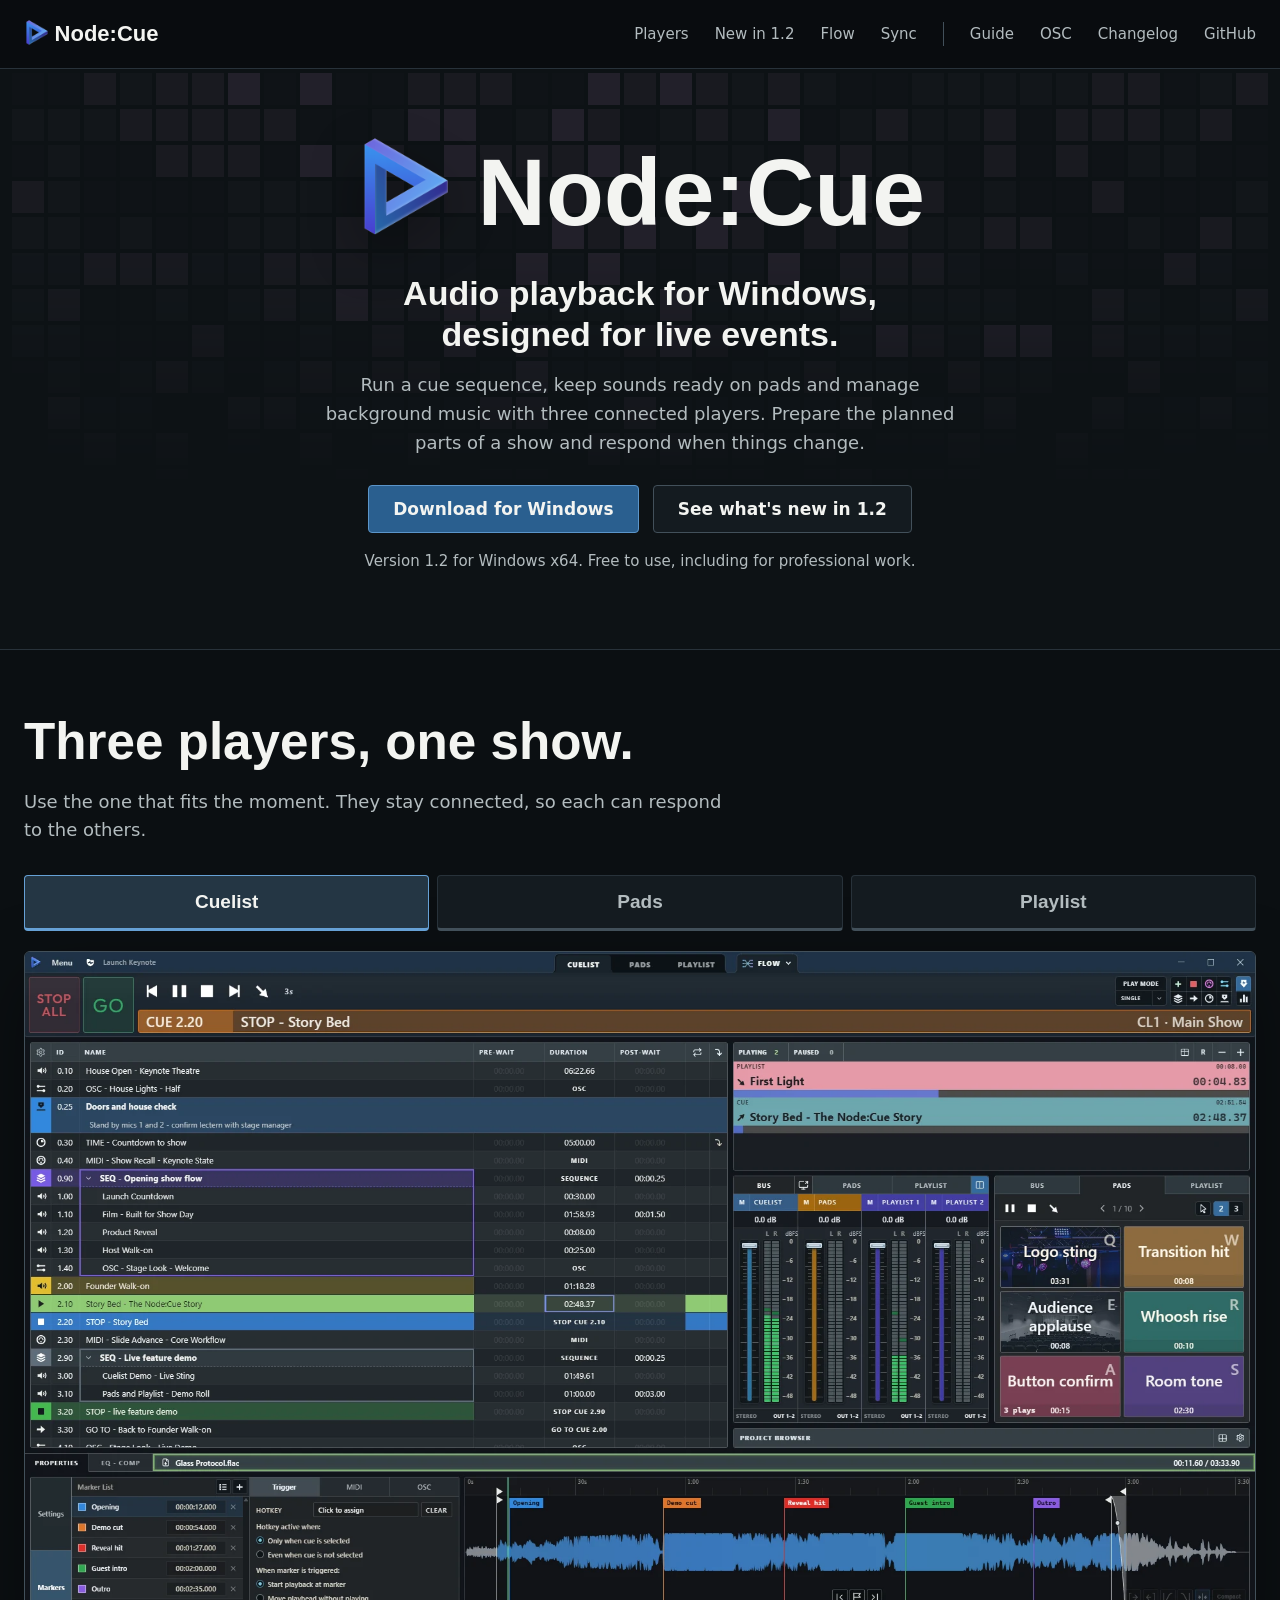
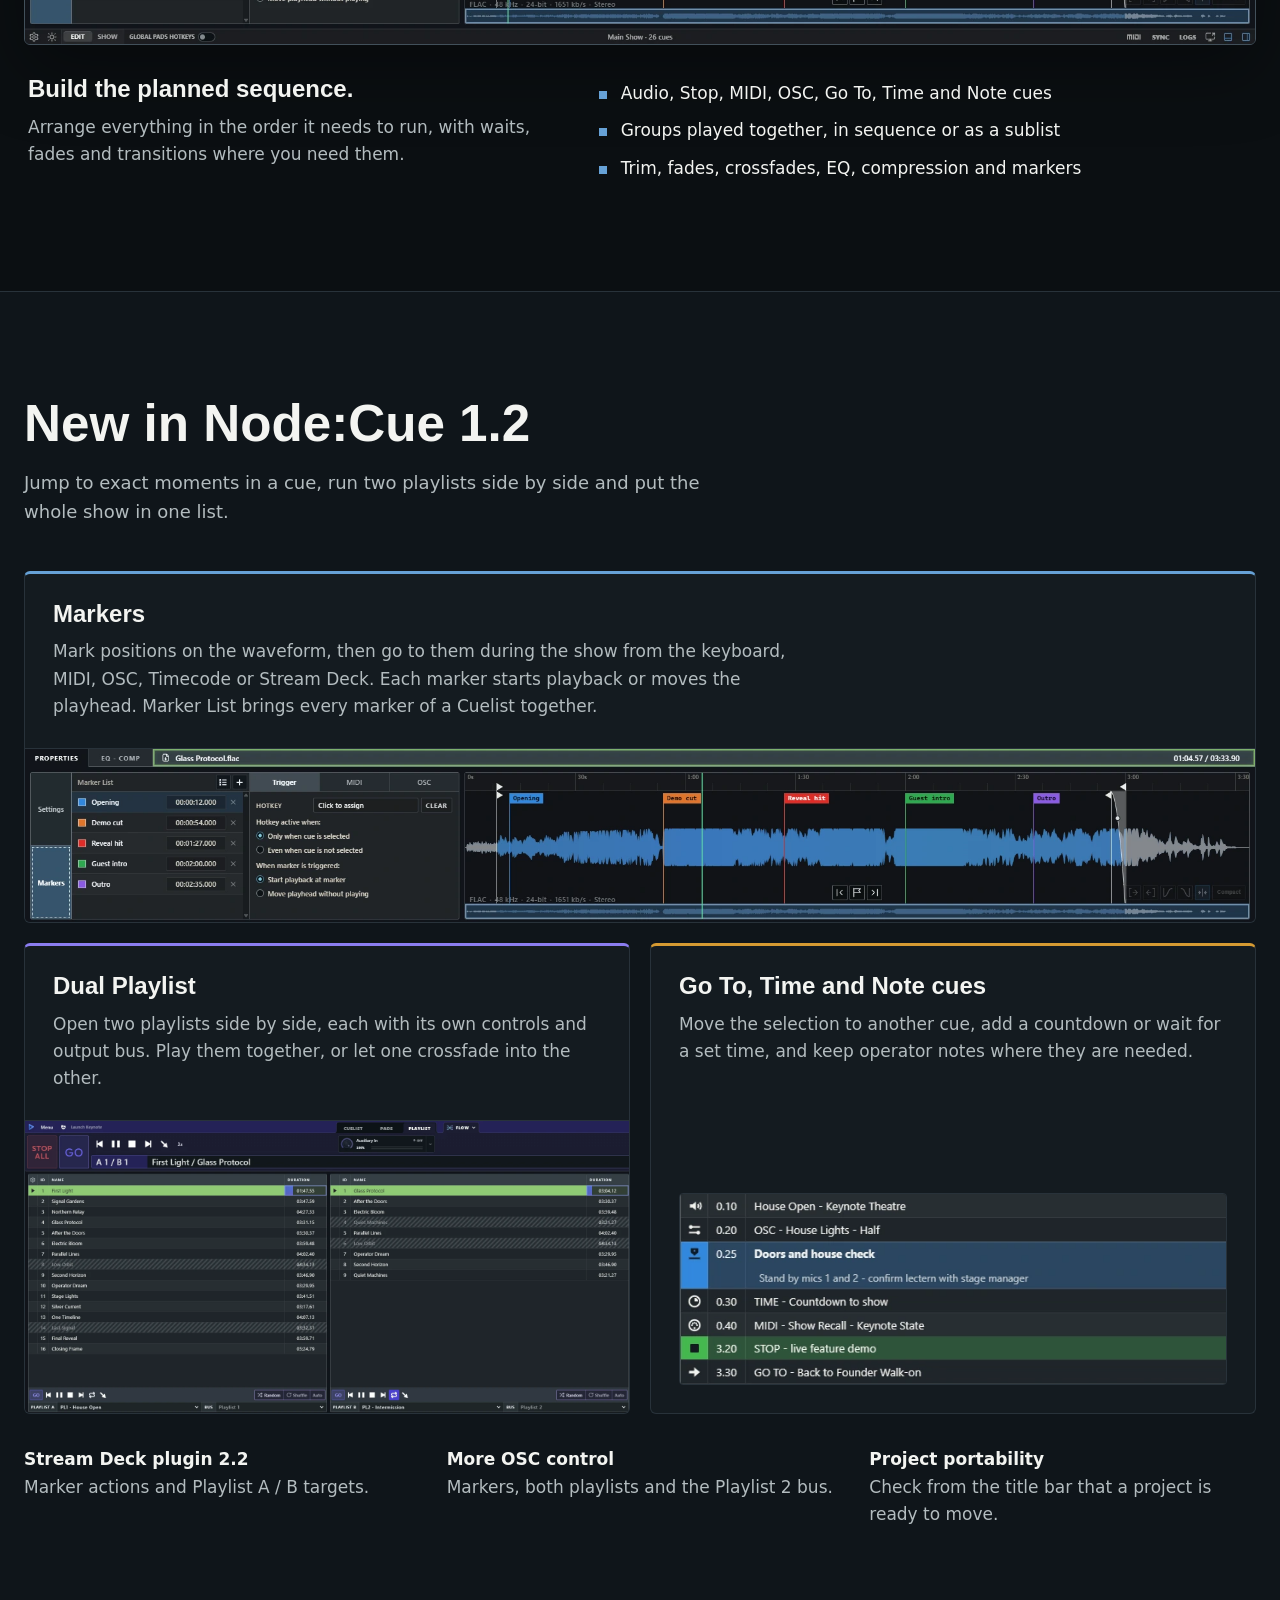
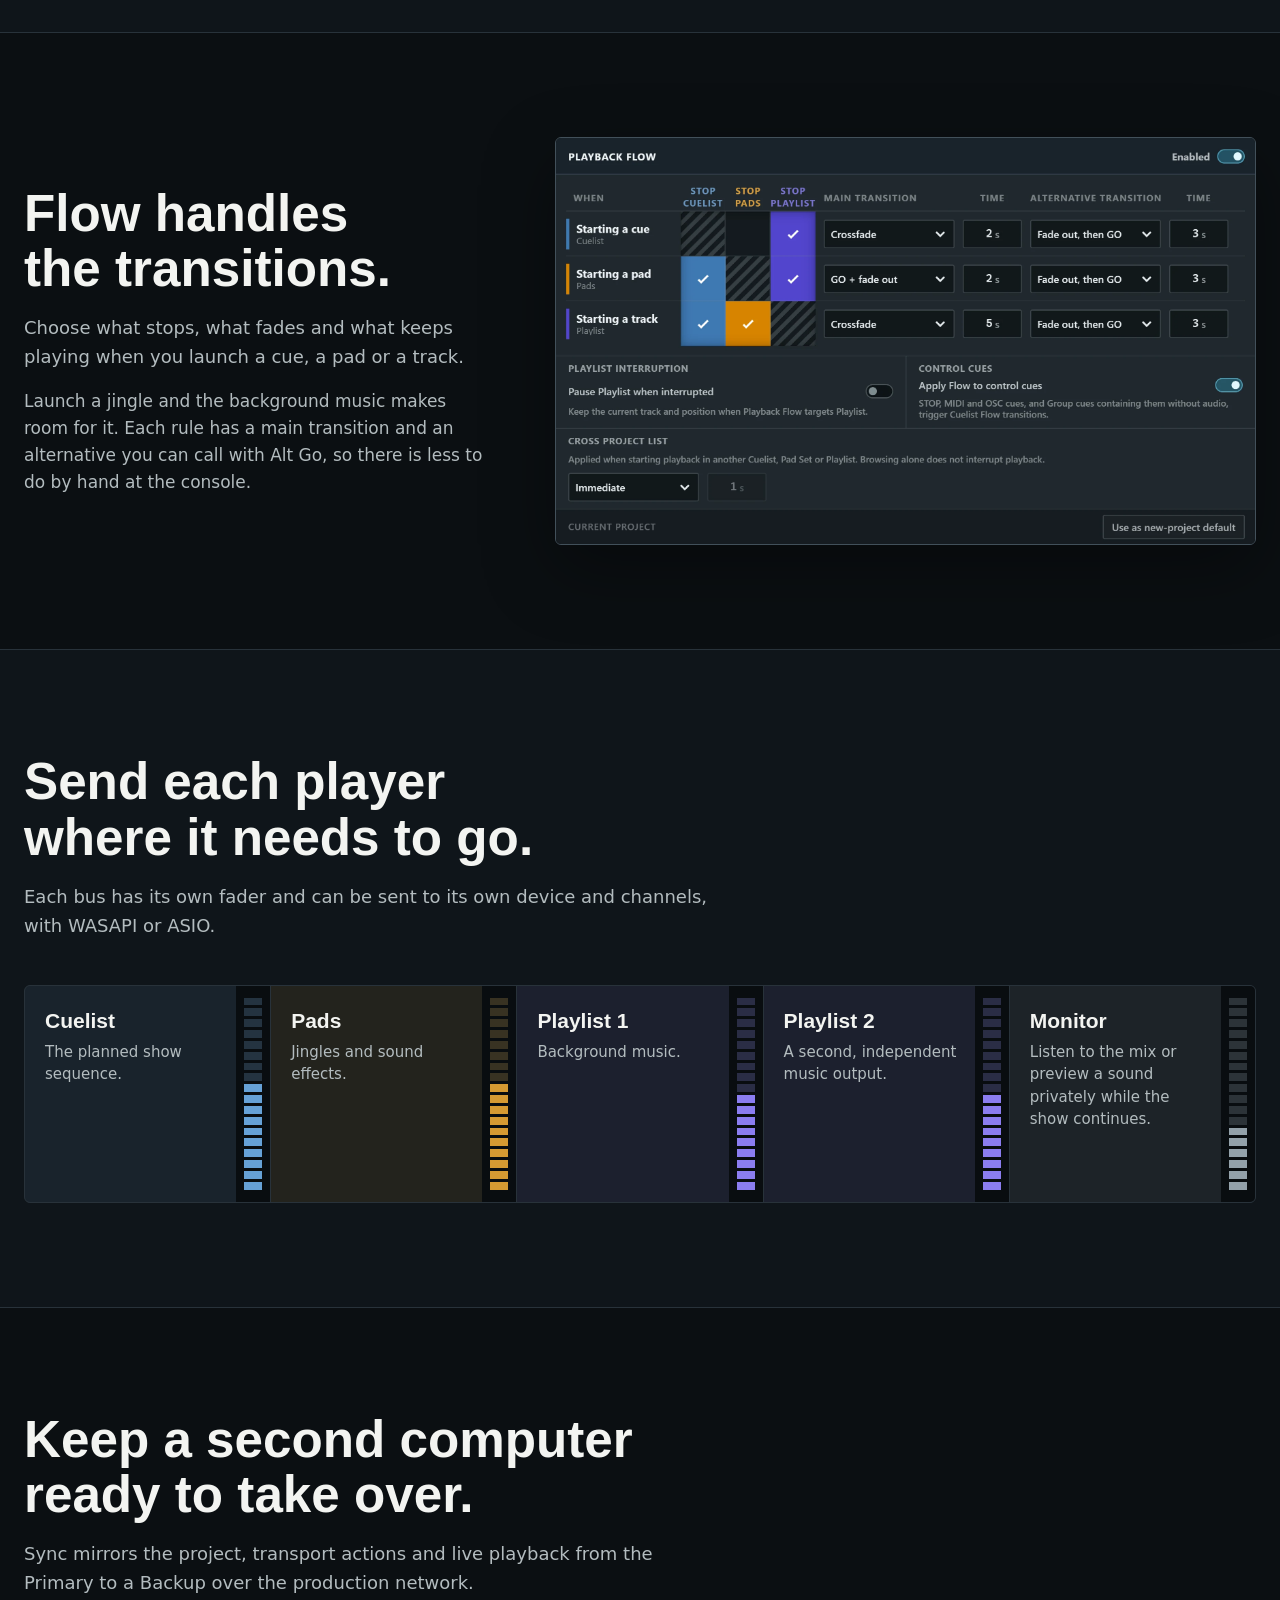
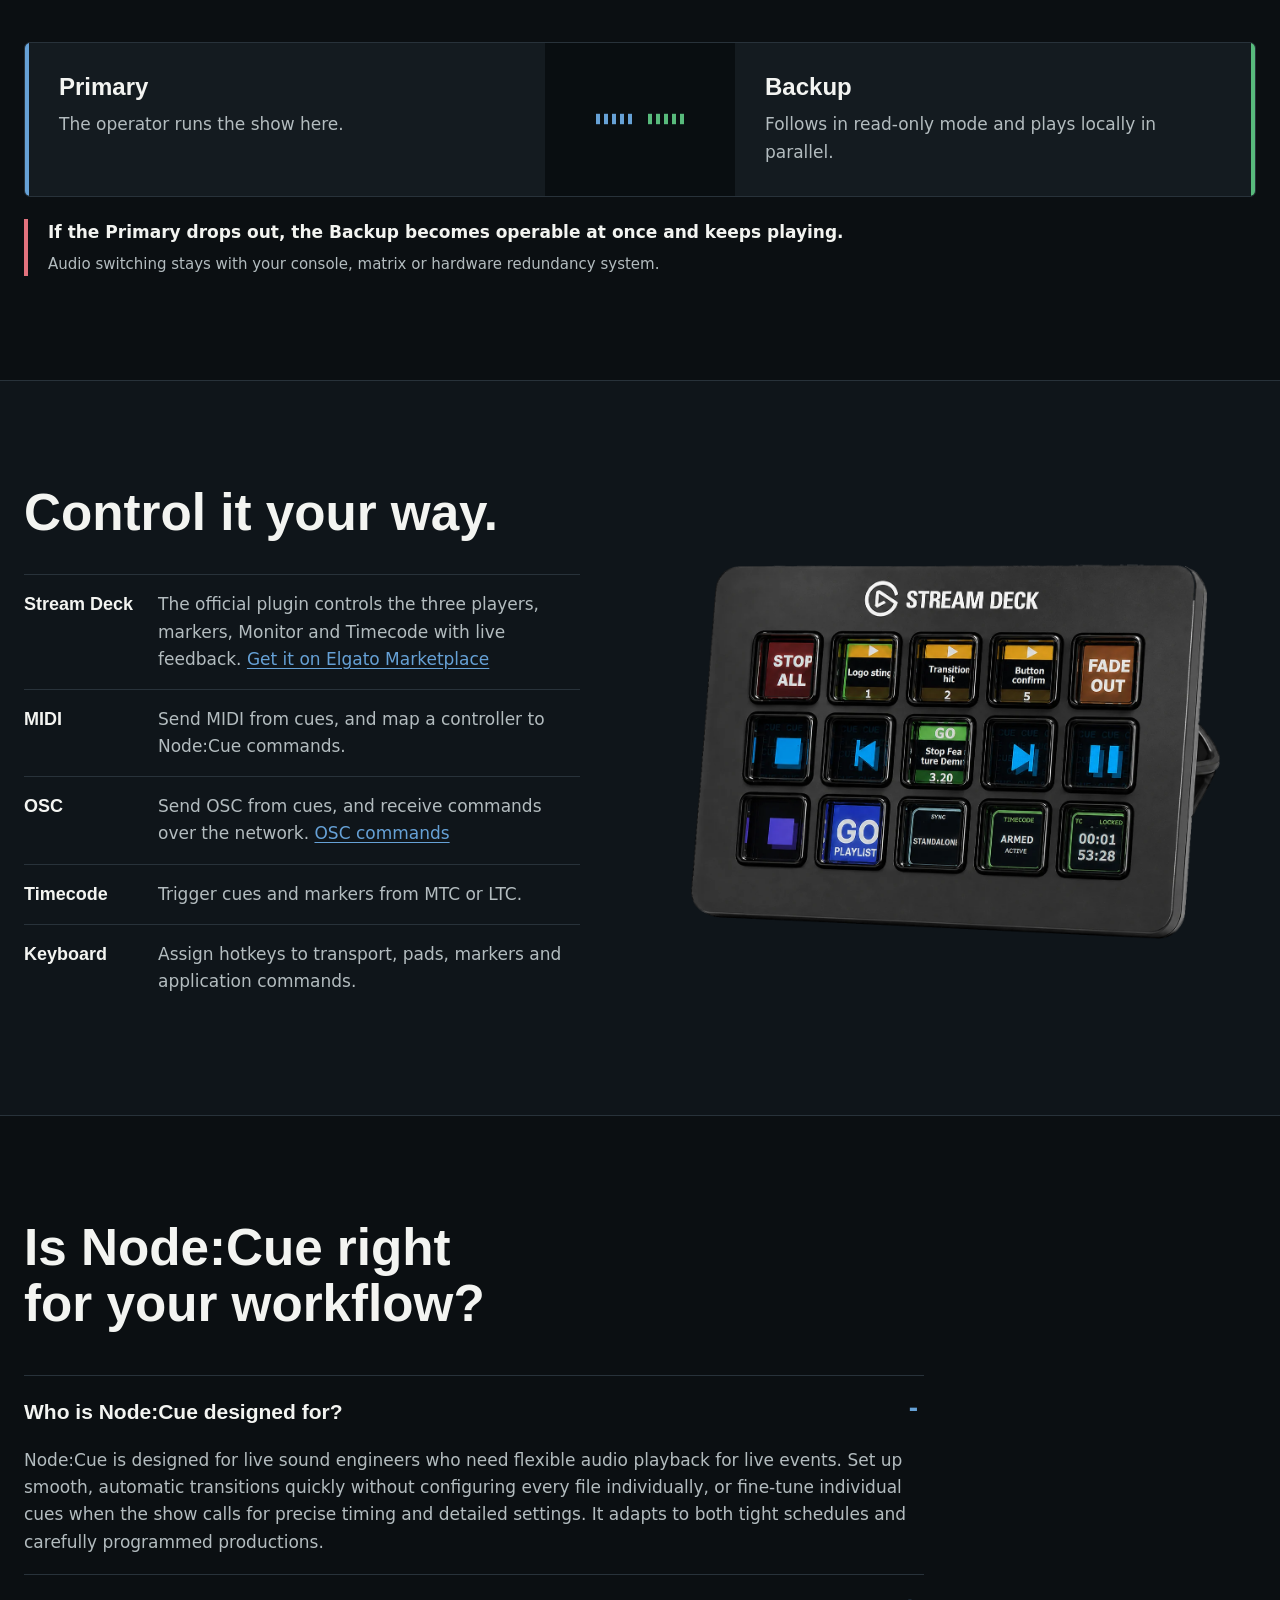
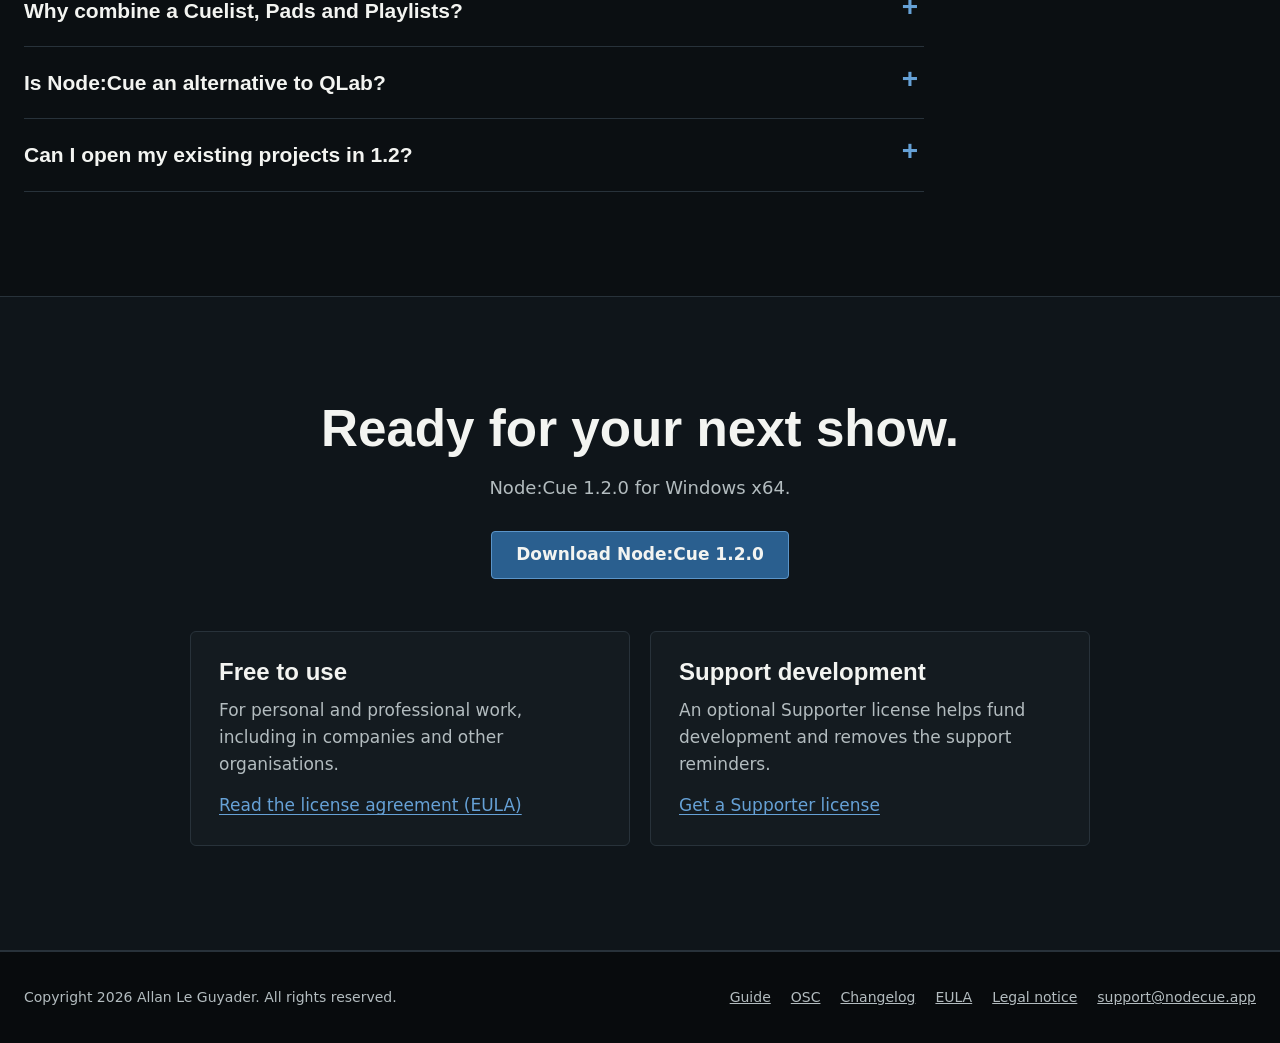
<file: index.html>
<!doctype html>
<html lang="en">
<head>
  <meta charset="utf-8">
  <meta name="viewport" content="width=device-width, initial-scale=1">
  <title>Node:Cue audio playback software for live events on Windows</title>
  <meta name="description" content="Audio playback for Windows, designed for live events. Build cue sequences, trigger sounds from pads and manage background music with three connected players.">
  <link rel="canonical" href="https://nodecue.app/">
  <link rel="icon" type="image/png" href="nodecue-logo-transparent.png">
  <link rel="stylesheet" href="assets/home.css">
  <link rel="stylesheet" href="assets/brand.css">
</head>
<body>
  <header class="site-header">
    <div class="shell">
      <a class="brand nodecue-brand" href="#top" aria-label="Node:Cue home">
        <img class="nodecue-brand-mark" src="nodecue-logo-transparent.png" alt="" aria-hidden="true">
        <span class="nodecue-brand-name">Node:Cue</span>
      </a>
      <nav class="site-nav" aria-label="Primary navigation">
        <a class="nav-section" href="#workflows">Players</a>
        <a class="nav-section" href="#new">New in 1.2</a>
        <a class="nav-section" href="#flow">Flow</a>
        <a class="nav-section" href="#redundancy">Sync</a>
        <a class="nav-page" href="guide/en/index.html" target="_blank" rel="noopener">Guide</a>
        <a href="osc.html">OSC</a>
        <a href="changelog.html">Changelog</a>
        <a href="https://github.com/allanlg/NodeCue">GitHub</a>
      </nav>
    </div>
  </header>

  <main id="top">
    <section class="hero" aria-labelledby="hero-title">
      <div class="disco-grid" aria-hidden="true"></div>
      <div class="shell">
        <div class="hero-copy">
          <div class="hero-lockup">
            <div class="hero-mark-wrap">
              <svg class="hero-mark" viewBox="0 0 1024 1024" width="1024" height="1024" role="img" aria-label="Node:Cue: Cuelist, Pads and Playlist">
                <defs>
                  <!-- The three continuous faces follow the seams of the original 1024px logo. -->
                  <path id="logo-face-cuelist" d="M96 94 L707 447 L592 513 L200 287 L200 992 L96 933 Z"/>
                  <path id="logo-face-pads" d="M96 94 L200 35 L925 454 L314 806 L314 674 L707 447 Z"/>
                  <path id="logo-face-playlist" d="M200 287 L314 353 L314 806 L925 454 L925 574 L200 992 Z"/>
                  <clipPath id="logo-clip-cuelist"><use href="#logo-face-cuelist"/></clipPath>
                  <clipPath id="logo-clip-pads"><use href="#logo-face-pads"/></clipPath>
                  <clipPath id="logo-clip-playlist"><use href="#logo-face-playlist"/></clipPath>
                  <!-- Tint original luminance with the playback colours; retain the PNG alpha and relief. -->
                  <filter id="logo-tint-cuelist" color-interpolation-filters="sRGB">
                    <feColorMatrix type="saturate" values="0"/>
                    <feComponentTransfer><feFuncR type="linear" slope="0.895"/><feFuncG type="linear" slope="1.412"/><feFuncB type="linear" slope="1.877"/></feComponentTransfer>
                  </filter>
                  <filter id="logo-tint-pads" color-interpolation-filters="sRGB">
                    <feColorMatrix type="saturate" values="0"/>
                    <feComponentTransfer><feFuncR type="linear" slope="1.16"/><feFuncG type="linear" slope="0.91"/><feFuncB type="linear" slope="0.57"/></feComponentTransfer>
                  </filter>
                  <filter id="logo-tint-playlist" color-interpolation-filters="sRGB">
                    <feColorMatrix type="saturate" values="0"/>
                    <feComponentTransfer><feFuncR type="linear" slope="1.035"/><feFuncG type="linear" slope="0.904"/><feFuncB type="linear" slope="1.895"/></feComponentTransfer>
                  </filter>
                </defs>
                <image href="nodecue-logo-transparent.png" width="1024" height="1024" pointer-events="none"/>
                <g class="hero-mark-pan" data-player="cuelist">
                  <image class="hero-mark-tint" href="nodecue-logo-transparent.png" width="1024" height="1024" clip-path="url(#logo-clip-cuelist)" filter="url(#logo-tint-cuelist)"/>
                  <use class="hero-mark-hit" href="#logo-face-cuelist"/>
                </g>
                <g class="hero-mark-pan" data-player="pads">
                  <image class="hero-mark-tint" href="nodecue-logo-transparent.png" width="1024" height="1024" clip-path="url(#logo-clip-pads)" filter="url(#logo-tint-pads)"/>
                  <use class="hero-mark-hit" href="#logo-face-pads"/>
                </g>
                <g class="hero-mark-pan" data-player="playlist">
                  <image class="hero-mark-tint" href="nodecue-logo-transparent.png" width="1024" height="1024" clip-path="url(#logo-clip-playlist)" filter="url(#logo-tint-playlist)"/>
                  <use class="hero-mark-hit" href="#logo-face-playlist"/>
                </g>
              </svg>
            </div>
            <h1 id="hero-title">Node:Cue</h1>
          </div>
          <p class="hero-lead">Audio playback for Windows, designed for live events.</p>
          <p class="hero-description">Run a cue sequence, keep sounds ready on pads and manage background music with three connected players. Prepare the planned parts of a show and respond when things change.</p>
          <div class="hero-actions">
            <a class="button primary" href="https://github.com/allanlg/NodeCue/releases/latest" data-download-latest data-goatcounter-click="download-installer" data-goatcounter-title="Download latest installer" data-goatcounter-no-session="1">Download for Windows</a>
            <a class="button" href="#new">See what's new in 1.2</a>
          </div>
          <p class="hero-note">Version 1.2 for Windows x64. Free to use, including for professional work.</p>
        </div>
      </div>
    </section>

    <section class="players" id="workflows" aria-labelledby="workflow-title">
      <div class="shell">
        <header class="section-head compact">
          <h2 id="workflow-title">Three players, one show.</h2>
          <p class="lede">Use the one that fits the moment. They stay connected, so each can respond to the others.</p>
        </header>
        <div class="view-selector" role="tablist" aria-label="Node:Cue players">
          <button class="view-tab cuelist" type="button" role="tab" aria-selected="true" aria-controls="workflow-cuelist" id="tab-cuelist" data-view="cuelist">Cuelist</button>
          <button class="view-tab pads" type="button" role="tab" aria-selected="false" tabindex="-1" aria-controls="workflow-pads" id="tab-pads" data-view="pads">Pads</button>
          <button class="view-tab playlist" type="button" role="tab" aria-selected="false" tabindex="-1" aria-controls="workflow-playlist" id="tab-playlist" data-view="playlist">Playlist</button>
        </div>
        <div class="workflow-stage">
          <article class="workflow-panel active" id="workflow-cuelist" role="tabpanel" aria-labelledby="tab-cuelist" data-view="cuelist" style="--accent: var(--cue);">
            <button class="zoom" type="button" aria-label="Enlarge: Cuelist with markers, buses and pads in the extended Sidebar, and a track fading out as a cue fades in"><img src="assets/screenshots/nodecue-1.2-cuelist.webp" width="1920" height="1080" alt="Cuelist with markers, buses and pads in the extended Sidebar, and a track fading out as a cue fades in" loading=lazy decoding=async></button>
            <div class="workflow-copy">
              <div>
                <h3>Build the planned sequence.</h3>
                <p>Arrange everything in the order it needs to run, with waits, fades and transitions where you need them.</p>
              </div>
              <ul class="feature-list">
                <li>Audio, Stop, MIDI, OSC, Go To, Time and Note cues</li>
                <li>Groups played together, in sequence or as a sublist</li>
                <li>Trim, fades, crossfades, EQ, compression and markers</li>
              </ul>
            </div>
          </article>
          <article class="workflow-panel" id="workflow-pads" role="tabpanel" aria-labelledby="tab-pads" data-view="pads" style="--accent: var(--pads);">
            <button class="zoom" type="button" aria-label="Enlarge: Pads with Cuelist, Playlist and Project Browser in the extended Sidebar, and two tracks fading out as a pad starts"><img src="assets/screenshots/nodecue-1.2-pads.webp" width="1920" height="1080" alt="Pads with Cuelist, Playlist and Project Browser in the extended Sidebar, and two tracks fading out as a pad starts" loading=lazy decoding=async></button>
            <div class="workflow-copy">
              <div>
                <h3>Keep jingles ready to play.</h3>
                <p>Trigger jingles, stings and sound effects at any time, outside the planned sequence.</p>
              </div>
              <ul class="feature-list">
                <li>Pages, custom images, colors and hotkeys</li>
                <li>One sound at a time, or several together</li>
                <li>Global hotkeys while another application is in front</li>
              </ul>
            </div>
          </article>
          <article class="workflow-panel" id="workflow-playlist" role="tabpanel" aria-labelledby="tab-playlist" data-view="playlist" style="--accent: var(--playlist);">
            <button class="zoom" type="button" aria-label="Enlarge: Two playlists playing side by side, with pads and Cuelist in the extended Sidebar"><img src="assets/screenshots/nodecue-1.2-dual-playlist.webp" width="1920" height="1080" alt="Two playlists playing side by side, with pads and Cuelist in the extended Sidebar" loading=lazy decoding=async></button>
            <div class="workflow-copy">
              <div>
                <h3>Manage the background music.</h3>
                <p>Play event ambience before, during and after the show, from tracks or an external source.</p>
              </div>
              <ul class="feature-list">
                <li>One playlist, or two side by side</li>
                <li>Auto-trim, overlap, normalization and random order</li>
                <li>Resume from the same place after an interruption</li>
                <li>Auxiliary input with controlled transitions to tracks</li>
              </ul>
            </div>
          </article>
        </div>
      </div>
    </section>

    <section class="band" id="new" aria-labelledby="new-title">
      <div class="shell">
        <header class="section-head">
          <h2 id="new-title">New in Node:Cue 1.2</h2>
          <p class="lede">Jump to exact moments in a cue, run two playlists side by side and put the whole show in one list.</p>
        </header>
        <div class="news">
          <article class="news-item wide">
            <div class="news-copy">
              <h3>Markers</h3>
              <p>Mark positions on the waveform, then go to them during the show from the keyboard, MIDI, OSC, Timecode or Stream Deck. Each marker starts playback or moves the playhead. Marker List brings every marker of a Cuelist together.</p>
            </div>
            <button class="zoom" type="button" aria-label="Enlarge: Marker names, colors, positions and triggers next to the marked waveform"><img src="assets/screenshots/nodecue-1.2-markers.webp" width="1920" height="270" alt="Marker names, colors, positions and triggers next to the marked waveform" loading=lazy decoding=async></button>
          </article>
          <article class="news-item playlist">
            <div class="news-copy">
              <h3>Dual Playlist</h3>
              <p>Open two playlists side by side, each with its own controls and output bus. Play them together, or let one crossfade into the other.</p>
            </div>
            <button class="zoom" type="button" aria-label="Enlarge: Two playlists playing side by side, each with its own controls and bus"><img src="assets/screenshots/nodecue-1.2-two-playlists.webp" width="1604" height="776" alt="Two playlists playing side by side, each with its own controls and bus" loading=lazy decoding=async></button>
          </article>
          <article class="news-item pads">
            <div class="news-copy">
              <h3>Go To, Time and Note cues</h3>
              <p>Move the selection to another cue, add a countdown or wait for a set time, and keep operator notes where they are needed.</p>
            </div>
            <div class="cue-strips">
              <img src="assets/screenshots/nodecue-1.2-new-cues.webp" width="640" height="223" loading="lazy" alt="Cuelist rows with a note, a five-minute countdown and a Go To cue">
            </div>
          </article>
        </div>
        <ul class="news-list">
          <li><strong>Stream Deck plugin 2.2</strong>Marker actions and Playlist A / B targets.</li>
          <li><strong>More OSC control</strong>Markers, both playlists and the Playlist 2 bus.</li>
          <li><strong>Project portability</strong>Check from the title bar that a project is ready to move.</li>
        </ul>
      </div>
    </section>

    <section id="flow" aria-labelledby="flow-title">
      <div class="shell split">
        <div>
          <h2 id="flow-title">Flow handles the transitions.</h2>
          <p class="lede">Choose what stops, what fades and what keeps playing when you launch a cue, a pad or a track.</p>
          <p>Launch a jingle and the background music makes room for it. Each rule has a main transition and an alternative you can call with Alt Go, so there is less to do by hand at the console.</p>
        </div>
        <figure><button class="zoom" type="button" aria-label="Enlarge: Playback Flow rules for starting a cue, a pad or a track"><img src="assets/screenshots/nodecue-1.2-flow.webp" width="2052" height="1193" alt="Playback Flow rules for starting a cue, a pad or a track" loading=lazy decoding=async></button></figure>
      </div>
    </section>

    <section class="band" id="routing" aria-labelledby="routing-title">
      <div class="shell">
        <header class="section-head">
          <h2 id="routing-title">Send each player where it needs to go.</h2>
          <p class="lede">Each bus has its own fader and can be sent to its own device and channels, with WASAPI or ASIO.</p>
        </header>
        <div class="buses">
          <article class="bus "><div><h3>Cuelist</h3><p>The planned show sequence.</p></div><div class="meter" aria-hidden="true"></div></article>
          <article class="bus pads"><div><h3>Pads</h3><p>Jingles and sound effects.</p></div><div class="meter" aria-hidden="true"></div></article>
          <article class="bus playlist"><div><h3>Playlist 1</h3><p>Background music.</p></div><div class="meter" aria-hidden="true"></div></article>
          <article class="bus playlist"><div><h3>Playlist 2</h3><p>A second, independent music output.</p></div><div class="meter" aria-hidden="true"></div></article>
          <article class="bus monitor"><div><h3>Monitor</h3><p>Listen to the mix or preview a sound privately while the show continues.</p></div><div class="meter" aria-hidden="true"></div></article>
        </div>
      </div>
    </section>

    <section id="redundancy" aria-labelledby="redundancy-title">
      <div class="shell">
        <header class="section-head">
          <h2 id="redundancy-title">Keep a second computer ready to take over.</h2>
          <p class="lede">Sync mirrors the project, transport actions and live playback from the Primary to a Backup over the production network.</p>
        </header>
        <div class="sync-diagram" aria-label="Primary and Backup computers synchronized over the network">
          <article class="sync-node primary"><h3>Primary</h3><p>The operator runs the show here.</p></article>
          <div class="sync-link" aria-hidden="true">
            <span class="sync-signal"><i></i><i></i><i></i><i></i><i></i></span>
            <span class="sync-signal backup"><i></i><i></i><i></i><i></i><i></i></span>
          </div>
          <article class="sync-node backup"><h3>Backup</h3><p>Follows in read-only mode and plays locally in parallel.</p></article>
        </div>
        <div class="takeover">
          <p><strong>If the Primary drops out, the Backup becomes operable at once and keeps playing.</strong></p>
          <p>Audio switching stays with your console, matrix or hardware redundancy system.</p>
        </div>
      </div>
    </section>

    <section class="band" id="control" aria-labelledby="control-title">
      <div class="shell control-grid">
        <div>
          <h2 id="control-title">Control it your way.</h2>
          <dl class="capabilities">
            <div><dt>Stream Deck</dt><dd>The official plugin controls the three players, markers, Monitor and Timecode with live feedback. <a class="text-link" href="https://marketplace.elgato.com/product/nodecue-80402450-4deb-4399-9f52-6a81f0e7c088">Get it on Elgato Marketplace</a></dd></div>
            <div><dt>MIDI</dt><dd>Send MIDI from cues, and map a controller to Node:Cue commands.</dd></div>
            <div><dt>OSC</dt><dd>Send OSC from cues, and receive commands over the network. <a class="text-link" href="osc.html">OSC commands</a></dd></div>
            <div><dt>Timecode</dt><dd>Trigger cues and markers from MTC or LTC.</dd></div>
            <div><dt>Keyboard</dt><dd>Assign hotkeys to transport, pads, markers and application commands.</dd></div>
          </dl>
        </div>
        <figure><img src="assets/nodecue-streamdeck.webp" width="1449" height="1086" loading="lazy" decoding="async" alt="Stream Deck with Node:Cue transport, pads, playlist, Sync and Timecode keys"></figure>
      </div>
    </section>

    <section id="your-workflow" aria-labelledby="questions-title">
      <div class="shell">
        <header class="section-head"><h2 id="questions-title">Is Node:Cue right for your workflow?</h2></header>
        <div class="questions">
          <details open>
            <summary>Who is Node:Cue designed for?</summary>
            <p>Node:Cue is designed for live sound engineers who need flexible audio playback for live events. Set up smooth, automatic transitions quickly without configuring every file individually, or fine-tune individual cues when the show calls for precise timing and detailed settings. It adapts to both tight schedules and carefully programmed productions.</p>
          </details>
          <details>
            <summary>Why combine a Cuelist, Pads and Playlists?</summary>
            <p>The three players work together through configurable transition rules. Launch a jingle from a Pad and fade out the background Playlist, then return to the Playlist afterwards. A Cuelist cue can stop the Playlist, or a Pad can interrupt Cuelist playback. Choose what stops, what fades and what keeps playing, so you can follow a planned sequence and react to the event as it happens.</p>
          </details>
          <details>
            <summary>Is Node:Cue an alternative to QLab?</summary>
            <p>Yes, for audio playback on Windows. Node:Cue grew from the need for a QLab-like audio tool on Windows, with a different approach shaped by live event workflows. Its connected Cuelist, Pads and Playlist players bring planned sequences, spontaneous sound triggers and background music into one application.</p>
            <p>Node:Cue focuses on audio playback. It does not replace QLab for uses such as video playback or lighting control.</p>
          </details>
          <details>
            <summary>Can I open my existing projects in 1.2?</summary>
            <p>Yes. Node:Cue 1.2 opens projects from earlier versions and keeps a copy of their previous state the first time they are saved. A project saved with 1.2 can no longer be opened in 1.1.</p>
          </details>
        </div>
      </div>
    </section>

    <section class="band download" aria-labelledby="download-title">
      <div class="shell">
        <h2 id="download-title">Ready for your next show.</h2>
        <p class="lede">Node:Cue 1.2.0 for Windows x64.</p>
        <div class="hero-actions"><a class="button primary" href="https://github.com/allanlg/NodeCue/releases/latest" data-download-latest data-goatcounter-click="download-installer" data-goatcounter-title="Download latest installer" data-goatcounter-no-session="1">Download Node:Cue 1.2.0</a></div>
        <div class="licenses">
          <article>
            <h3>Free to use</h3>
            <p>For personal and professional work, including in companies and other organisations.</p>
            <a class="text-link" id="license-agreement" href="eula.html">Read the license agreement (EULA)</a>
          </article>
          <article>
            <h3>Support development</h3>
            <p>An optional Supporter license helps fund development and removes the support reminders.</p>
            <a class="text-link" href="https://buy.polar.sh/polar_cl_3qQV0sqOwt6LvKFfmtN0CWsvdRYKmk0GKHq1a01hk98" aria-describedby="license-agreement">Get a Supporter license</a>
          </article>
        </div>
      </div>
    </section>
  </main>

  <dialog class="lightbox" aria-label="Enlarged screenshot"><button type="button" aria-label="Close">&times;</button><img alt=""></dialog>

  <footer class="site-footer">
    <div class="shell">
      <span>Copyright 2026 Allan Le Guyader. All rights reserved.</span>
      <nav aria-label="Footer">
        <a href="guide/en/index.html">Guide</a><a href="osc.html">OSC</a><a href="changelog.html">Changelog</a><a href="eula.html">EULA</a><a href="legal.html">Legal notice</a><a href="mailto:support@nodecue.app">support@nodecue.app</a>
      </nav>
    </div>
  </footer>

  <script>
    const NODECUE_LATEST_RELEASE_API_URL = "https://api.github.com/repos/allanlg/NodeCue/releases/latest";

    async function resolveLatestInstallerDownload() {
      const downloadLinks = Array.from(document.querySelectorAll("[data-download-latest]"));
      if (!downloadLinks.length) return;

      try {
        const response = await fetch(NODECUE_LATEST_RELEASE_API_URL, {
          headers: { Accept: "application/vnd.github+json" },
        });
        if (!response.ok) return;

        const release = await response.json();
        const assets = Array.isArray(release.assets) ? release.assets : [];
        const installer = assets.find((asset) => {
          return (
            typeof asset.name === "string" &&
            /_x64-setup\.exe$/i.test(asset.name) &&
            typeof asset.browser_download_url === "string"
          );
        });

        if (!installer) return;

        downloadLinks.forEach((link) => {
          link.href = installer.browser_download_url;
          link.dataset.releaseTag = release.tag_name || "";
          link.dataset.downloadAsset = installer.name;
        });
      } catch (error) {
        console.warn("Unable to resolve latest Node:Cue installer.", error);
      }
    }

    const tabs = Array.from(document.querySelectorAll(".view-tab"));
    const panels = Array.from(document.querySelectorAll(".workflow-panel"));

    function activateTab(view) {
      tabs.forEach((tab) => {
        const selected = tab.dataset.view === view;
        tab.setAttribute("aria-selected", String(selected));
        tab.tabIndex = selected ? 0 : -1;
      });
      panels.forEach((panel) => panel.classList.toggle("active", panel.dataset.view === view));
    }

    tabs.forEach((tab) => {
      tab.addEventListener("click", () => activateTab(tab.dataset.view));
      tab.addEventListener("keydown", (event) => {
        if (!["ArrowLeft", "ArrowRight"].includes(event.key)) return;
        event.preventDefault();
        const direction = event.key === "ArrowRight" ? 1 : -1;
        const next = tabs[(tabs.indexOf(tab) + direction + tabs.length) % tabs.length];
        activateTab(next.dataset.view);
        next.focus();
      });
    });

    const lightbox = document.querySelector(".lightbox");
    document.querySelectorAll(".zoom").forEach((zoom) => {
      zoom.addEventListener("click", () => {
        const source = zoom.querySelector("img");
        const target = lightbox.querySelector("img");
        target.src = source.currentSrc || source.src;
        target.alt = source.alt;
        lightbox.showModal();
      });
    });
    lightbox.addEventListener("click", () => lightbox.close());

    const reducedMotion = window.matchMedia("(prefers-reduced-motion: reduce)").matches;
    const discoGrid = document.querySelector(".disco-grid");
    const tiles = [];
    let discoColumns = 1;

    function syncDiscoGrid() {
      const style = window.getComputedStyle(discoGrid);
      const tileSize = Number.parseFloat(style.getPropertyValue("--disco-tile-size")) || 32;
      const columnGap = Number.parseFloat(style.columnGap) || 4;
      const rowGap = Number.parseFloat(style.rowGap) || 4;
      const horizontalPadding = Number.parseFloat(style.paddingLeft) + Number.parseFloat(style.paddingRight);
      const verticalPadding = Number.parseFloat(style.paddingTop) + Number.parseFloat(style.paddingBottom);
      const contentWidth = Math.max(0, discoGrid.clientWidth - horizontalPadding);
      const contentHeight = Math.max(0, discoGrid.clientHeight - verticalPadding);
      const columns = Math.max(1, Math.floor((contentWidth + columnGap) / (tileSize + columnGap)));
      const rows = Math.max(1, Math.ceil((contentHeight + rowGap) / (tileSize + rowGap)));
      const tileCount = columns * rows;

      while (tiles.length < tileCount) {
        const tile = document.createElement("i");
        tile.className = "disco-tile";
        discoGrid.appendChild(tile);
        tiles.push(tile);
      }

      while (tiles.length > tileCount) {
        tiles.pop().remove();
      }

      discoColumns = columns;
      updateDiscoGrid();
    }

    function updateDiscoGrid() {
      tiles.forEach((tile, index) => {
        const column = index % discoColumns;
        const center = (discoColumns - 1) / 2;
        const centerBias = 1 - Math.min(1, Math.abs(column - center) / (center + 1));
        const chance = Math.random() + centerBias * .34;
        tile.className = "disco-tile";
        if (chance > 1.12) tile.classList.add("tone-high");
        else if (chance > .82) tile.classList.add("tone-mid");
        else if (chance > .48) tile.classList.add("tone-low");
      });
    }

    syncDiscoGrid();
    new ResizeObserver(syncDiscoGrid).observe(discoGrid);
    if (!reducedMotion) window.setInterval(updateDiscoGrid, 1250);

    const meters = Array.from(document.querySelectorAll(".meter"));
    meters.forEach((meter) => {
      for (let index = 0; index < 18; index += 1) meter.appendChild(document.createElement("i"));
    });

    function updateMeters() {
      meters.forEach((meter, meterIndex) => {
        const level = 6 + Math.floor(Math.random() * (8 + meterIndex * 2));
        Array.from(meter.children).forEach((segment, index) => {
          segment.className = index < level ? "on" : "";
          if (index >= 15 && index < level) segment.className = "hot";
        });
      });
    }

    updateMeters();
    if (!reducedMotion) window.setInterval(updateMeters, 520);

    resolveLatestInstallerDownload();
  </script>
  <script
    data-goatcounter="https://nodecue.goatcounter.com/count"
    async
    src="https://gc.zgo.at/count.js"
  ></script>
</body>
</html>
</file>
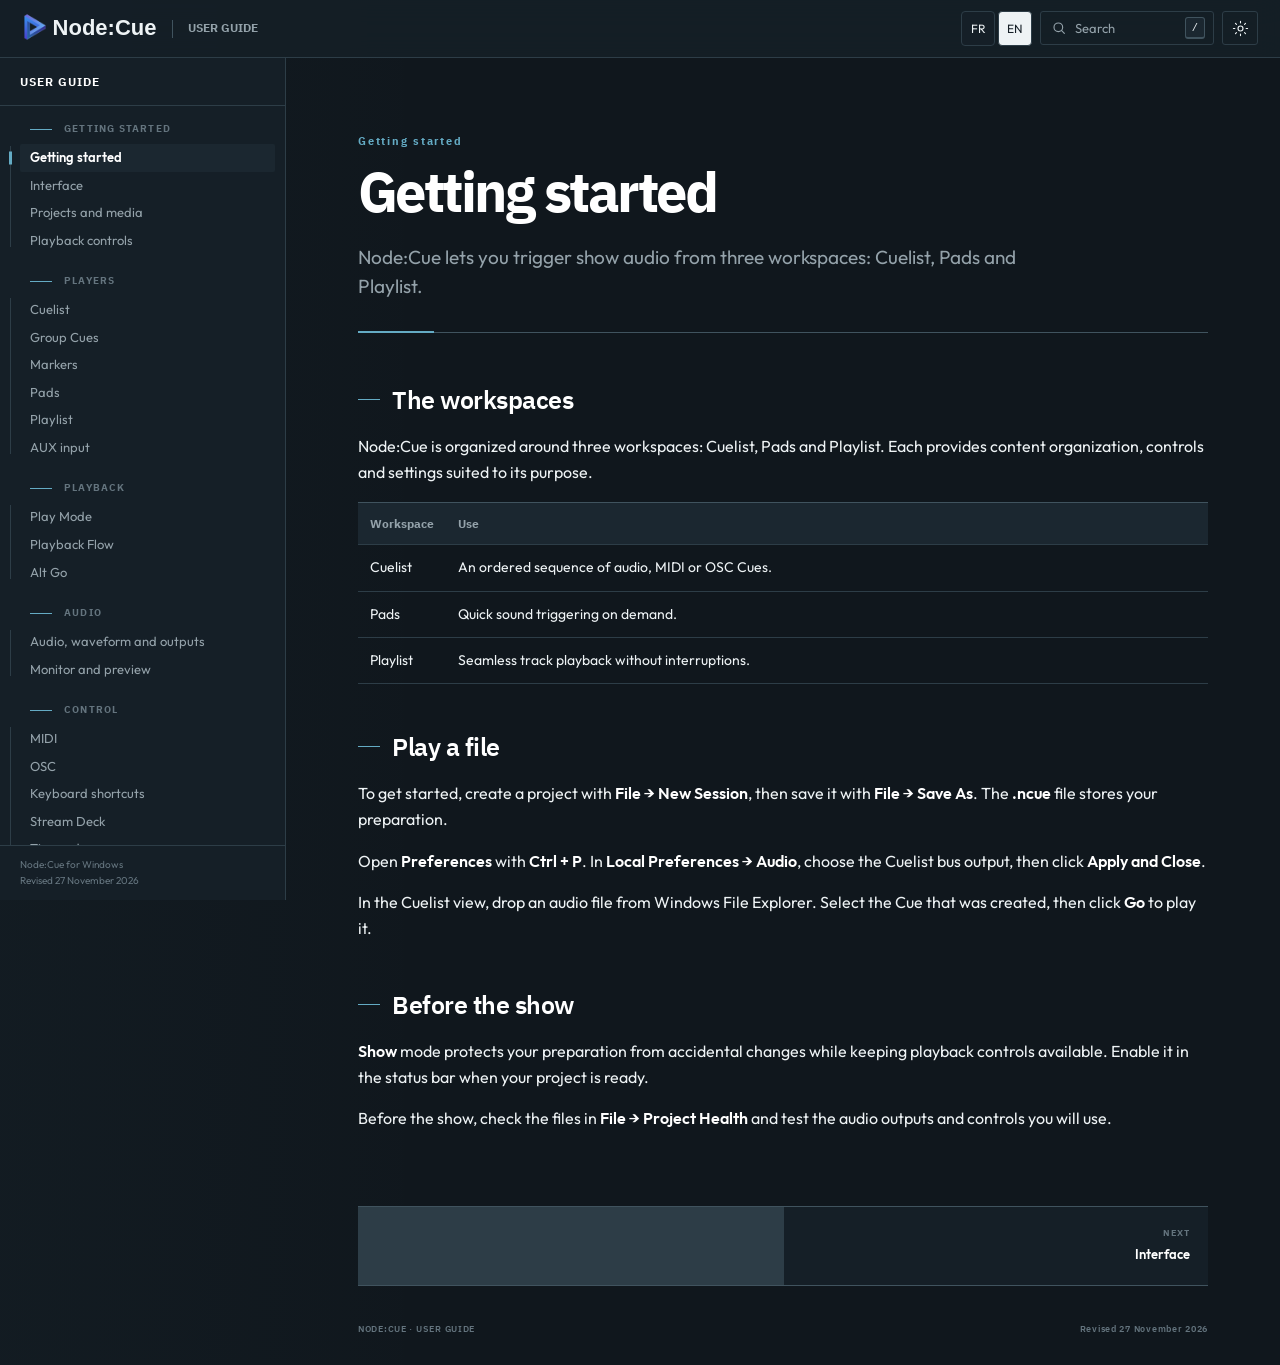
<file: guide/en/index.html>
<!doctype html>
<html lang="en" data-theme="dark" data-language-fr="../fr/index.html" data-language-en="../en/index.html">
<head>
  <meta charset="utf-8">
  <meta name="viewport" content="width=device-width, initial-scale=1">
  <meta name="description" content="Node:Cue user guide: preparation, audio playback and show operation on Windows.">
  <meta name="theme-color" id="theme-color" content="#151f27">
  <link rel="icon" href="../assets/app-icon.png">
  <title>Node:Cue - User guide</title>
  <link rel="preload" href="../assets/fonts/outfit/Outfit-Regular.woff2" as="font" type="font/woff2" crossorigin>
  <link rel="preload" href="../assets/fonts/ibm-plex-sans/IBMPlexSans-Bold.woff2" as="font" type="font/woff2" crossorigin>
  <link rel="stylesheet" href="../assets/styles.css">
  <script src="../assets/guide.js" defer></script>
<script src="../assets/restored-demos.js" defer></script>
<script src="../assets/monitor-embed.js" defer></script>
  <link rel="stylesheet" href="../assets/brand.css">
  <link rel="canonical" href="https://nodecue.app/guide/en/index.html">
  <link rel="alternate" hreflang="fr" href="https://nodecue.app/guide/fr/index.html">
  <link rel="alternate" hreflang="en" href="https://nodecue.app/guide/en/index.html">
  <link rel="alternate" hreflang="x-default" href="https://nodecue.app/guide/en/index.html">
</head>
<body>
  <a class="skip-link" href="#guide-content">Skip to content</a>
  <div class="reading-progress" aria-hidden="true"><span id="reading-progress-bar"></span></div>
  <header class="topbar">
    <button class="icon-button mobile-nav-toggle" id="mobile-nav-toggle" type="button" aria-label="Open navigation" aria-expanded="false" aria-controls="guide-sidebar"><span></span><span></span><span></span></button>
    <a class="brand nodecue-brand" href="../../index.html" aria-label="Node:Cue website home">
      <img class="brand-mark nodecue-brand-mark" src="../assets/nodecue-logo.png" alt="" width="31" height="31">
      <span class="brand-name nodecue-brand-name" translate="no">Node:Cue</span><span class="brand-divider" aria-hidden="true"></span><span class="brand-section">USER GUIDE</span>
    </a>
    <div class="topbar-actions">
      <div class="language-selector" id="guide-language" role="group" aria-label="Guide language"><button type="button" data-guide-language="fr" aria-label="Français" aria-pressed="true">FR</button><button type="button" data-guide-language="en" aria-label="English" aria-pressed="false">EN</button></div>
      <button class="search-trigger" id="search-trigger" type="button" aria-haspopup="dialog"><svg viewBox="0 0 24 24" aria-hidden="true"><circle cx="11" cy="11" r="6.5"></circle><path d="m16 16 4 4"></path></svg><span>Search</span><kbd>/</kbd></button>
      <button class="icon-button theme-toggle" id="theme-toggle" type="button" aria-label="Use light theme"><svg class="theme-icon-sun" viewBox="0 0 24 24" aria-hidden="true"><circle cx="12" cy="12" r="3.5"></circle><path d="M12 2v2M12 20v2M4.9 4.9l1.4 1.4M17.7 17.7l1.4 1.4M2 12h2M20 12h2M4.9 19.1l1.4-1.4M17.7 6.3l1.4-1.4"></path></svg><svg class="theme-icon-moon" viewBox="0 0 24 24" aria-hidden="true"><path d="M21 12.8A8.5 8.5 0 1 1 11.2 3a7 7 0 0 0 9.8 9.8Z"></path></svg></button>
    </div>
  </header>

  <div class="guide-shell">
    <aside class="sidebar" id="guide-sidebar" aria-label="Guide navigation">
      <div class="sidebar-head"><span>User guide</span></div>
      <nav class="chapter-nav" id="chapter-nav">
<section class="nav-group"><h2>Getting started</h2>
<a href="#page=welcome" data-page="welcome">Getting started</a>
<a href="#page=interface" data-page="interface">Interface</a>
<a href="#page=projects" data-page="projects">Projects and media</a>
<a href="#page=transport" data-page="transport">Playback controls</a>
</section>
<section class="nav-group"><h2>Players</h2>
<a href="#page=cuelist" data-page="cuelist">Cuelist</a>
<a href="#page=group-cues" data-page="group-cues">Group Cues</a>
<a href="#page=markers" data-page="markers">Markers</a>
<a href="#page=pads" data-page="pads">Pads</a>
<a href="#page=playlist" data-page="playlist">Playlist</a>
<a href="#page=aux-input" data-page="aux-input">AUX input</a>
</section>
<section class="nav-group"><h2>Playback</h2>
<a href="#page=play-mode" data-page="play-mode">Play Mode</a>
<a href="#page=playback-flow" data-page="playback-flow">Playback Flow</a>
<a href="#page=alt-go" data-page="alt-go">Alt Go</a>
</section>
<section class="nav-group"><h2>Audio</h2>
<a href="#page=audio-properties" data-page="audio-properties">Audio, waveform and outputs</a>
<a href="#page=monitor" data-page="monitor">Monitor and preview</a>
</section>
<section class="nav-group"><h2>Control</h2>
<a href="#page=midi" data-page="midi">MIDI</a>
<a href="#page=osc" data-page="osc">OSC</a>
<a href="#page=shortcuts" data-page="shortcuts">Keyboard shortcuts</a>
<a href="#page=stream-deck" data-page="stream-deck">Stream Deck</a>
<a href="#page=timecode" data-page="timecode">Timecode</a>
</section>
<section class="nav-group"><h2>Backup</h2>
<a href="#page=sync" data-page="sync">Sync overview</a>
<a href="#page=sync-configuration" data-page="sync-configuration">Configure Sync</a>
<a href="#page=sync-operation" data-page="sync-operation">Use Sync</a>
</section>
</nav>
      <div class="sidebar-foot"><span>Node:Cue for Windows</span><span>Revised 27 November 2026</span></div>
    </aside>

    <main class="content" id="guide-content" tabindex="-1">
<article class="guide-page" id="welcome" data-title="Getting started" hidden>
<header class="page-header"><p class="eyebrow">Getting started</p><h1>Getting started</h1><p class="lead">Node:Cue lets you trigger show audio from three workspaces: Cuelist, Pads and Playlist.</p></header>
<section><h2>The workspaces</h2><p>Node:Cue is organized around three workspaces: Cuelist, Pads and Playlist. Each provides content organization, controls and settings suited to its purpose.</p><div class="table-scroll"><table><thead><tr><th>Workspace</th><th>Use</th></tr></thead><tbody>
<tr><td>Cuelist</td><td>An ordered sequence of audio, MIDI or OSC Cues.</td></tr>
<tr><td>Pads</td><td>Quick sound triggering on demand.</td></tr>
<tr><td>Playlist</td><td>Seamless track playback without interruptions.</td></tr></tbody></table></div></section>
<section><h2>Play a file</h2><p>To get started, create a project with <strong>File → New Session</strong>, then save it with <strong>File → Save As</strong>. The <strong>.ncue</strong> file stores your preparation.</p><p>Open <strong>Preferences</strong> with <strong>Ctrl + P</strong>. In <strong>Local Preferences → Audio</strong>, choose the Cuelist bus output, then click <strong>Apply and Close</strong>.</p><p>In the Cuelist view, drop an audio file from Windows File Explorer. Select the Cue that was created, then click <strong>Go</strong> to play it.</p></section>
<section><h2>Before the show</h2><p><strong>Show</strong> mode protects your preparation from accidental changes while keeping playback controls available. Enable it in the status bar when your project is ready.</p><p>Before the show, check the files in <strong>File → Project Health</strong> and test the audio outputs and controls you will use.</p></section>
</article>

<article class="guide-page" id="interface" data-title="Interface" hidden>
<header class="page-header"><p class="eyebrow">Getting started</p><h1>Interface</h1><p class="lead">The Node:Cue interface combines a main view, a Sidebar and a Lower Panel. These areas let you prepare elements, control their playback and follow the show.</p></header>
<section><h2>Main areas</h2><p>The <strong>Cuelist</strong>, <strong>Pads</strong> and <strong>Playlist</strong> buttons in the title bar choose the player displayed in the main view. The <strong>Flow</strong> button opens the transition settings between these players.</p><ul><li><strong>Control Bar</strong>: contains the playback controls and shows the element that Go will launch.</li><li><strong>Player content</strong>: displays the Cues, Pads or tracks in the active player.</li><li><strong>Sidebar</strong>: brings together the playback overview, compact player views, buses and Project Browser. <strong>Tab</strong> shows or hides it.</li><li><strong>Lower Panel</strong>: displays the selected element's properties, waveform, processing and Timecode settings. <strong>Ctrl + Tab</strong> shows or hides it.</li><li><strong>Status bar</strong>: provides access to preferences, the theme, Edit and Show modes, global Pad hotkeys, MIDI Map, Sync, Logs and detached windows.</li></ul><p>When the Sidebar is wide enough, its split mode can display two views side by side. Each column can be resized. The playback overview and Project Browser can occupy both columns or just one.</p><p>A compact player's controls act on that player even when another view occupies the main window.</p></section>
<section><h2>Edit and Show</h2><p><strong>Edit</strong> mode lets you import files, organize the project and change element properties.</p><p><strong>Show</strong> mode locks these editing operations. Playback controls, transport settings, waveform navigation and bypass controls remain available. Switching modes does not affect ongoing playback.</p></section>

</article>

<article class="guide-page" id="projects" data-title="Projects and media" hidden>
<header class="page-header"><p class="eyebrow">Getting started</p><h1>Projects and media</h1><p class="lead">A project stores Cuelists, Pad Sets, Playlists and their settings in an .ncue file. The audio files and images used by these elements must also be available on the computer.</p></header>
<section><h2>Save and move a project</h2><p>When first saving, Node:Cue creates a folder named after the project. By default, it is in the NodeCue folder in your Windows Documents. <strong>File → Save</strong> saves project changes. <strong>Save As</strong> saves it under another name or in another folder.</p><p>In <strong>File → Project Health</strong>, <strong>Missing</strong> indicates a file that cannot be found and <strong>External</strong> indicates media outside the project folder. <strong>Collect Project Media</strong> gathers media into that folder to make moving it easier.</p><p>To use the project on another computer, copy the entire folder, then open the .ncue file with <strong>File → Open Project</strong>. <strong>Save As</strong> does not copy media: after changing folders, use <strong>Collect Project Media</strong> to gather it in the new location.</p><p>Node:Cue accepts WAV, MP3, FLAC, OGG/OGA, AAC, M4A/MP4 and AIFF/AIF/AIFC files.</p></section>
<section><h2>Manage multiple lists</h2><p>Node:Cue can manage multiple Cuelists, Pad Sets and Playlists in one project. <strong>Project Browser</strong> lets you create these additional lists and switch between them.</p><p>You can also duplicate, rename or reorder lists in <strong>Project Browser</strong>. These operations are also available in <strong>File → Project Properties → Lists</strong>.</p><p>You can add a comment to each list in the <strong>Notes</strong> column of <strong>Project Properties → Lists</strong>. This comment then appears in <strong>Project Browser</strong>. The prefixes <strong>CL</strong> (Cuelist), <strong>PS</strong> (Pad Set) and <strong>PL</strong> (Playlist) distinguish the three list types; their number can range from 1 to 99.</p></section>
<section><h2>Project setting or local preference?</h2><p><strong>Project Properties</strong> contains settings for the open project: its name, lists, MIDI/OSC patch points and playback options.</p><p><strong>Local Preferences</strong> contains settings specific to the computer: audio outputs, MIDI devices, OSC endpoints, Timecode input, Sync connection, general hotkeys and display preferences. Local patch point assignments must also be adapted on each computer.</p></section>
<section><h2>Restore an earlier state</h2><p>Backups retain earlier project states and provide extra protection when <strong>Ctrl + Z</strong> can no longer undo a change. <strong>File → Backups</strong> lets you choose a backup to restore. Restoring replaces the current project state: first save any changes you want to keep. If the project folder is no longer available, use <strong>Save As</strong> to save the recovered project elsewhere.</p><p><strong>Open last project on startup</strong>, in <strong>Local Preferences → Config → General</strong>, restores the session when Node:Cue opens, including unsaved changes, using automatic backups.</p></section>
</article>

<article class="guide-page" id="transport" data-title="Playback controls" hidden>
<header class="page-header"><p class="eyebrow">Getting started</p><h1>Playback controls</h1><p class="lead">Each player has transport controls for its playback.</p></header>
<section><h2>Basic controls</h2><p><strong>Go</strong> <kbd>Enter</kbd> launches the element shown in the Control Bar. For an audio element, playback starts at the position set manually in the waveform, or at the <strong>Start</strong> marker if the playhead has not been moved manually.</p><p><strong>Pause / Resume</strong> <kbd>Space</kbd> pauses the relevant playback, then resumes it from the same position. Waits (<strong>Pre-wait</strong> and <strong>Post-wait</strong>) are also paused.</p><p><strong>Stop</strong> <kbd>Esc</kbd> stops playback. <strong>Fade Out</strong> <kbd>Backspace</kbd> gradually lowers its level until it stops. These commands also cancel associated waits and delayed starts.</p><p><strong>Stop all</strong> <kbd>Esc</kbd> × 2 stops all players and previews.</p></section>
<section><h2>Set the scope of controls</h2><p>In <strong>Project Properties → Project → Transport button scope</strong>, the scope options choose whether <strong>Pause</strong> <kbd>Space</kbd>, <strong>Stop</strong> <kbd>Esc</kbd> and <strong>Fade Out</strong> <kbd>Backspace</kbd> affect their player or all players.</p><p>When Fade Out affects all players, they share one fade duration. Otherwise, each player keeps its own duration.</p><aside class="callout callout-danger" aria-label="Caution"><strong class="callout-title">Caution</strong><p>Changes in <strong>Local Preferences</strong> only apply to projects created afterwards. To change the currently open project, use <strong>Project Properties</strong>.</p></aside></section>
<section><h2>Navigate</h2><p>In Cuelist, <strong>Previous</strong> <kbd aria-label="Up arrow">↑</kbd> and <strong>Next</strong> <kbd aria-label="Down arrow">↓</kbd> select another Cue without launching it.</p><p>In Playlist, <strong>Previous</strong> and <strong>Next</strong> select another track when playback is stopped. During playback, they transition to the previous or next track. If Playlist is paused, they stop the paused track and select the adjacent track without starting audio.</p></section>
</article>

<article class="guide-page" id="cuelist" data-title="Cuelist" hidden>
<header class="page-header"><p class="eyebrow">Players</p><h1>Cuelist</h1><p class="lead">Cuelist organizes Cues in show order. A Cue can play a sound, send a MIDI or OSC command, stop playback, move the selection, manage a wait, display notes or bring other Cues together in a group.</p></header>
<section><h2>Prepare and launch a Cue</h2><p>In <strong>Edit</strong> mode, drop an audio file into Cuelist or use <strong>Add audio cue</strong>. Selecting a Cue displays its properties in the Lower Panel.</p><p>The name and ID identify the Cue in the show sequence. The waveform lets you view the sound and adjust the <strong>Start</strong>, <strong>End</strong>, <strong>Fade In</strong> and <strong>Fade Out</strong> markers. <strong>Go</strong> launches the Cue shown in the Control Bar.</p><p>In <strong>Local Preferences → Config → Cuelist</strong>, <strong>Advance selected cue on Go</strong> automatically selects the next Cue after a launch. <strong>Keep editor on launched cue</strong> keeps the Lower Panel on the launched Cue to follow its playback, then automatically displays the next Cue when playback ends.</p><p>A Cue set to <strong>Off</strong> stays in the project with its settings, but cannot be launched and is skipped during automatic playback.</p></section>
<section><h2>Audio Cue Properties</h2><p>The <strong>Properties</strong> tab in the Lower Panel contains the selected Cue's settings. The following table describes the fields and controls for an audio Cue.</p><div class="table-scroll"><table><thead><tr><th scope="col">Setting</th><th scope="col">Function</th></tr></thead><tbody><tr><td><strong>Name</strong></td><td>Changes the Cue name displayed in Cuelist.</td></tr><tr><td><strong>On / Off</strong></td><td>Enables or disables the Cue. A Cue set to Off cannot be launched and is skipped during automatic playback.</td></tr><tr><td><strong>Gain</strong> and fader</td><td>Adjust the same gain, in dB.</td></tr><tr><td><strong>Normalize</strong></td><td>Applies the calculated gain correction to target -18 dBFS, limiting amplification to preserve peaks. The displayed value shows this correction in dB.</td></tr><tr><td><strong>Start</strong></td><td>Sets the playback start position in the audio file.</td></tr><tr><td><strong>End</strong></td><td>Sets the playback end position in the audio file.</td></tr><tr><td><strong>Fade In</strong></td><td>Sets the duration of the gradual sound fade-in from Start.</td></tr><tr><td><strong>Fade Out</strong></td><td>Sets the duration of the gradual sound fade-out up to End.</td></tr><tr><td><strong>Pre-wait</strong></td><td>Adds a wait before the Cue's first launch.</td></tr><tr><td><strong>Post-wait</strong></td><td>Adds a wait after Cue playback and any repeats, before the next automatic launch.</td></tr><tr><td><strong>Play count</strong></td><td>Sets the total number of plays, from 1 to 999.</td></tr><tr><td><strong>Infinite play</strong></td><td>Repeats playback until interrupted.</td></tr><tr><td><strong>Repeat fades</strong> (<strong>First / Last</strong> menu)</td><td>Chooses whether fades apply to every repeat, or only to the first play for Fade In and the last for Fade Out.</td></tr><tr><td><strong>Play next</strong></td><td>Automatically launches the next Cue after the configured repeats and waits.</td></tr><tr><td><strong>Overlap</strong></td><td>Brings the next Cue's launch forward to create an overlap. Available when Play next is enabled.</td></tr><tr><td><strong>Cue ID</strong></td><td>Changes the Cue's identifier in Cuelist.</td></tr><tr><td>Color dots (<strong>Cue ID</strong> row)</td><td>Assign a color to the Cue to identify it in the list.</td></tr><tr><td><strong>BAL</strong></td><td>Adjusts the balance between the left and right channels.</td></tr></tbody></table></div></section>
<section><h2>Program automatic playback</h2><p><strong>Pre-wait</strong> adds a wait before the Cue's first launch. <strong>Post-wait</strong> adds a wait after it has run.</p><p><strong>Play Count</strong> sets the total number of plays. <strong>Infinite play</strong> repeats playback until interrupted. When <strong>Play Next</strong> is enabled, the next Cue launches after the configured repeats and waits.</p><p><strong>Overlap</strong> starts the next Cue before the current step ends. The value in this field brings the next Cue's launch forward by that amount.</p><aside class="callout callout-example" aria-label="Example"><h3>Example</h3><p>To play two announcements with two seconds between them, enable Play Next on the first Cue and set its Post-wait to 2 seconds, without Overlap.</p></aside></section>
<section><h2>Control Cues</h2><p><strong>Add stop cue</strong> adds a Stop Cue to Cuelist to include stopping another Cue in the show sequence.</p><p>In its properties, enter the ID of the Cue to stop in <strong>Target ID</strong>. <strong>Fade out</strong> chooses how it stops:</p><ul><li><strong>Target fade</strong> uses the Fade Out configured in the target Cue's properties.</li><li><strong>Custom fade</strong> lets you set a different fade duration for this stop.</li><li>Disabling <strong>Fade out</strong> stops the target Cue without a fade.</li></ul><p><strong>Add MIDI cue</strong> and <strong>Add OSC cue</strong> add command Cues. Their destination and message are set in their properties. The <a href="#page=midi">MIDI</a> and <a href="#page=osc">OSC</a> chapters explain output configuration.</p><p>These Control Cues can also trigger <a href="#page=playback-flow">Playback Flow</a> transitions when the corresponding option is enabled.</p><p><a href="#page=group-cues">Group Cues</a> bring several Cues together in a single step.</p></section>
<section><h2>Go To cue</h2><p><strong>Add Go To cue</strong> adds a Cue that moves the selection to another Cue without launching it. Enter the target Cue's ID in <strong>Target ID</strong>.</p></section>
<section><h2>Time Cue</h2><p><strong>Add Time Cue</strong> adds a wait or a clock to the cue list. <strong>Mode</strong> offers three behaviors:</p><ul><li><strong>Count down</strong>: counts down for the specified duration.</li><li><strong>Wait until</strong>: waits for the specified time, based on the computer's clock. If that time has passed, the wait continues until the next day.</li><li><strong>Clock</strong>: displays the time until the Cue is stopped.</li></ul><p>In Count down or Wait until mode, <strong>Post-wait</strong> and <strong>Play next</strong> can lead to the next Cue.</p></section>
<section><h2>Note Cue</h2><p><strong>Add Note Cue</strong> adds operator instructions. Text can be formatted, arranged in two columns and given a subtitle shown in the Cuelist. <strong>Ctrl + click</strong> opens a link. Go on a Note Cue selects the next Cue; a Note Cue cannot be triggered by Timecode.</p></section>
</article>

<article class="guide-page" id="group-cues" data-title="Group Cues" hidden>
<header class="page-header"><p class="eyebrow">Players</p><h1>Group Cues</h1><p class="lead">A Group Cue contains several child Cues. Its playback mode lets you launch them together, control them as a sublist or play them automatically in sequence.</p></header>
<section><h2>Create a group</h2><p>In Cuelist, <strong>Create empty group</strong> creates an empty group. To add Cues, select them, right-click the selection, then choose <strong>Move to group</strong> from the menu.</p><p><strong>Group selected cues</strong> <kbd>Ctrl</kbd> + <kbd>G</kbd> groups at least two adjacent Cues directly.</p><p><strong>Ungroup</strong> removes the group while keeping its child Cues.</p><p>Select the Group Cue to choose its <strong>Mode</strong> in the properties. Its <strong>On/Off</strong> button makes the entire group available or unavailable without changing the individual state of its child Cues.</p></section>
<section><h2>Playback mode</h2><p>In <strong>Group Play</strong> mode, Go on the Group Cue launches all child Cues simultaneously. Each child Cue keeps its waits and repeats, but its <strong>Play Next</strong> and <strong>Overlap</strong> settings are not used.</p><p>The group can repeat: the next repeat starts once all child Cues have finished, including Post-wait. The group's Post-wait is added if set.</p><p><strong>Sublist</strong> mode is mainly used to organize Cuelist by grouping Cues from the same part of the show. Child Cues keep their usual behavior, launched by the operator's Go commands or their own <strong>Play Next</strong> and <strong>Overlap</strong> settings. Go on the Group Cue launches the first available child Cue. The Group Cue's repeats, Post-wait and Play Next are inactive.</p><p>When a Group Cue is in <strong>Sequence</strong> mode, the <strong>Sequence manager</strong> appears in the Lower Panel. Child Cues play automatically in order. Overlaps are set in this manager; the child Cues' individual Play Next and Overlap settings are not used.</p><p>A child Cue can always be launched directly with Go on that Cue. It then behaves like any other Cue, independently of the Group Cue's mode.</p><p>The Group Cue's <strong>Gain</strong> is added to its child audio Cues' gain, including when they are launched individually. It does not replace their gain settings.</p><p>In <strong>Group Play</strong> mode, several Go To cues in the same group are ignored because their targets conflict. A single Go To cue remains usable.</p></section>

</article>

<article class="guide-page" id="markers" data-title="Markers" hidden>
<header class="page-header"><p class="eyebrow">Players</p><h1>Markers</h1><p class="lead">Markers identify positions in an audio Cue and let you go to them directly.</p></header>
<section><h2>Add and move a marker</h2><p>In Edit mode, position the playhead and press <strong>M</strong>. The marker appears in the waveform, where you can move it. In the Lower Panel, <strong>Markers</strong> lists the Cue's markers: name, color, position and trigger settings.</p><p>A marker outside the Start and End limits cannot be used.</p></section>
<section><h2>Choose its behavior</h2><p><strong>When marker is triggered</strong> determines its effect:</p><ul><li><strong>Start playback at marker</strong> starts playback at this position.</li><li><strong>Move playhead without playing</strong> moves the playhead without starting playback.</li></ul><p>If the Cue is already playing, playback continues from the marker. The default behavior of new markers is set in <strong>Local Preferences</strong> with <strong>Default marker settings</strong>.</p></section>
<section><h2>Trigger a marker</h2><p>A marker can have a keyboard shortcut, a MIDI message and an OSC address. It can also be chosen as the target of a Timecode trigger.</p><p><strong>Hotkey active when</strong> determines whether the shortcut works only when the Cue is selected, or at all times.</p></section>
<section><h2>Marker List</h2><p><strong>Tools → Marker List</strong> opens a window listing a Cuelist's markers. It lets you edit their settings and delete several at once. Double-clicking displays the corresponding Cue without launching it.</p></section>
</article>

<article class="guide-page" id="pads" data-title="Pads" hidden>
<header class="page-header"><p class="eyebrow">Players</p><h1>Pads</h1><p class="lead">Pads let you trigger sounds on demand without arranging them chronologically in a list.</p></header>
<section><h2>Prepare and launch a Pad</h2><p>In <strong>Edit</strong> mode, drop an audio file onto an empty cell to create a Pad. Dropping another file onto an existing Pad replaces its media.</p><p>The Pad's edit button opens its <strong>Properties</strong> without launching it. You can change its name, audio settings, color, text color and image there.</p><p>The waveform lets you view the sound and adjust the <strong>Start</strong>, <strong>End</strong>, <strong>Fade In</strong> and <strong>Fade Out</strong> markers.</p><p>Click the Pad to launch it, or double-click if <strong>Double click</strong> mode is active.</p></section>
<section><h2>Pad Properties</h2><p>The <strong>Properties</strong> tab in the Lower Panel contains the selected Pad's settings. The following table describes its fields and controls.</p><div class="table-scroll"><table><thead><tr><th scope="col">Setting</th><th scope="col">Function</th></tr></thead><tbody><tr><td><strong>Name</strong></td><td>Changes the Pad's name.</td></tr><tr><td><strong>Gain</strong> and fader</td><td>Adjust the same gain, in dB.</td></tr><tr><td><strong>Normalize</strong></td><td>Applies the calculated gain correction to target -18 dBFS, limiting amplification to preserve peaks. The displayed value shows this correction in dB.</td></tr><tr><td><strong>Start</strong></td><td>Sets the playback start position in the audio file.</td></tr><tr><td><strong>End</strong></td><td>Sets the playback end position in the audio file.</td></tr><tr><td><strong>Fade In</strong></td><td>Sets the duration of the gradual sound fade-in from Start.</td></tr><tr><td><strong>Fade Out</strong></td><td>Sets the duration of the gradual sound fade-out up to End.</td></tr><tr><td><strong>Play count</strong></td><td>Sets the total number of plays, from 1 to 999.</td></tr><tr><td><strong>Infinite play</strong></td><td>Repeats playback until interrupted.</td></tr><tr><td><strong>Repeat fades</strong> (<strong>First / Last</strong> menu)</td><td>Chooses whether fades apply to every repeat, or only to the first play for Fade In and the last for Fade Out.</td></tr><tr><td><strong>Re-click</strong></td><td>Chooses what happens when an active Pad is triggered again: Stop, Restart or Pause / Resume.</td></tr><tr><td><strong>Hotkey</strong> / <strong>Click to assign</strong></td><td>Click Click to assign, then press the key or combination to assign to the Pad.</td></tr><tr><td><strong>Clear</strong></td><td>Removes the Pad's assigned hotkey.</td></tr><tr><td><strong>Pad ID</strong></td><td>Shows the Pad's identifier in the Pad Set.</td></tr><tr><td><strong>Text color</strong></td><td>Opens the Pad's text color palette.</td></tr><tr><td><strong>Pad color</strong></td><td>Opens the Pad's background color palette.</td></tr><tr><td><strong>Image</strong></td><td>Adds an image to the Pad background.</td></tr><tr><td><strong>Expand image / Adapt image</strong></td><td>Switches between an image that fills the Pad, cropped if necessary, and the whole image fitted within the Pad.</td></tr><tr><td><strong>Clear image</strong></td><td>Removes the Pad's image.</td></tr><tr><td><strong>BAL</strong></td><td>Adjusts the balance between the left and right channels.</td></tr></tbody></table></div></section>
<section><h2>Colors and images</h2><p>The <strong>Text color</strong> and <strong>Pad color</strong> palettes apply the selected color immediately. <strong>Cancel</strong> undoes changes made since opening the palette for the affected Pads. <strong>Save as Default</strong> saves a color for new Pads; choosing <strong>Auto</strong> and saving it as the default restores automatic colors.</p><p>In presets, <strong>Auto</strong> uses the automatic background or text color. Automatic text color adapts to the Pad background for the best contrast.</p><p><strong>Default</strong> recalls the saved default color so you can reapply it to the Pad. <strong>Image</strong>, <strong>Expand image / Adapt image</strong> and <strong>Clear image</strong> manage its background image.</p></section>
<section><h2>Click and Re-click</h2><p><strong>Pad launch interaction</strong>, in <strong>Local Preferences → Config → Pads</strong>, chooses <strong>Single click</strong> or <strong>Double click</strong> triggering. The corresponding button in the main view and Sidebar also changes this mode.</p><p>When a Pad is already active, triggering it again applies its Re-click action: <strong>Stop</strong>, <strong>Restart</strong> or <strong>Pause / Resume</strong>. Direct clicks and the Pad's own hotkeys use this behavior.</p><p><strong>Default re-click action</strong>, in <strong>Local Preferences → Config → Pads</strong>, sets the action for new Pads. Existing Pads keep their setting.</p><p><strong>Go</strong> <kbd>Enter</kbd> launches or relaunches the selected Pad from the position set manually in the waveform, or from <strong>Start</strong> if the playhead has not been moved manually. It does not apply the Re-click action.</p></section>
<section><h2>Grid pages</h2><p>The Pad grid can be set from 3 × 3 to 5 × 5, independently for each page.</p><p>Reducing the number of rows or columns does not delete hidden Pads, but makes them inaccessible. The status bar indicates hidden Pads.</p><p>The mouse wheel, <kbd>Page Up</kbd> and <kbd>Page Down</kbd> change pages; <kbd>Home</kbd> returns to the first.</p></section>
<section><h2>Repeats and exclusivity</h2><p><strong>Play Count</strong>, in the properties, sets the Pad's number of plays. <strong>Infinite play</strong> repeats its playback until interrupted.</p><p><strong>Multi</strong> mode lets several Pads play together. In <strong>Single</strong> mode, a new launch interrupts the other Pads using the configured transition. Switching from Multi to Single does not itself stop ongoing playback.</p><p>Modes and transitions are described in <a href="#page=play-mode">Play Mode</a>.</p></section>
</article>

<article class="guide-page" id="playlist" data-title="Playlist" hidden>
<header class="page-header"><p class="eyebrow">Players</p><h1>Playlist</h1><p class="lead">Playlist plays tracks in list order.</p></header>
<section><h2>Prepare and launch a track</h2><p>In <strong>Edit</strong> mode, drop audio files into Playlist. Drag rows to change their order. Selecting a track displays its audio properties in the Lower Panel.</p><p>The waveform lets you view the sound and adjust the <strong>Start</strong>, <strong>End</strong>, <strong>Fade In</strong> and <strong>Fade Out</strong> markers.</p><p>Select the starting track, then click <strong>Go</strong> <kbd>Enter</kbd>. Playlist continues with the following tracks according to the transition and loop settings.</p><p>A track's ID corresponds to its position in the list. Outside <strong>Random</strong> mode, moving a track automatically reassigns IDs.</p></section>
<section><h2>Track Properties</h2><p>The <strong>Properties</strong> tab in the Lower Panel contains the selected track's settings. The following table describes its fields and controls.</p><div class="table-scroll"><table><thead><tr><th scope="col">Setting</th><th scope="col">Function</th></tr></thead><tbody><tr><td><strong>Name</strong></td><td>Changes the track's name.</td></tr><tr><td><strong>On / Off</strong></td><td>Enables or disables the track. Tracks set to Off are skipped during navigation and automatic playback.</td></tr><tr><td><strong>Gain</strong> and fader</td><td>Adjust the same gain, in dB.</td></tr><tr><td><strong>Normalize</strong></td><td>Applies the calculated gain correction to target -18 dBFS, limiting amplification to preserve peaks. The displayed value shows this correction in dB.</td></tr><tr><td><strong>Start</strong></td><td>Sets the playback start position in the audio file.</td></tr><tr><td><strong>End</strong></td><td>Sets the playback end position in the audio file.</td></tr><tr><td><strong>Fade In</strong></td><td>Sets the duration of the gradual sound fade-in from Start.</td></tr><tr><td><strong>Fade Out</strong></td><td>Sets the duration of the gradual sound fade-out up to End.</td></tr><tr><td><strong>M</strong> / <strong>Switch to Auto Trim</strong></td><td>The M indicator marks a Start or End parameter set manually. Click it to restore Auto Trim for that parameter only.</td></tr><tr><td><strong>BAL</strong></td><td>Adjusts the balance between the left and right channels.</td></tr></tbody></table></div></section>
<section><h2>Trims and transitions</h2><p><strong>Auto Trim</strong> automatically sets each track's <strong>Start</strong> and <strong>End</strong> parameters to remove silence at the beginning and end of the file.</p><p>Setting <strong>Start</strong> or <strong>End</strong> manually on a track makes that parameter independent of Auto Trim. The manual setting is preserved even if you disable and then enable Auto Trim again.</p><p>To let Auto Trim set that parameter again, click <strong>M</strong> or <strong>Switch to Auto Trim</strong> on the corresponding marker.</p><p><strong>Overlap</strong> automates crossfades between two tracks. <strong>Crossfade duration</strong> sets their transition duration.</p><p>You can apply a fade-in automatically to every Playlist <strong>Go</strong> launch. In <strong>Project Properties → Project → Go mode</strong>, choose <strong>Fade In</strong> and set its duration.</p></section>
<section><h2>Loops and random order</h2><p>The <strong>Loop</strong> button has three states.</p><ul><li><strong>Off</strong>: playback stops at the end of the last track in the list.</li><li><strong>Loop playlist</strong>: at the end of the last track, playback continues from the start of the list.</li><li><strong>Single track</strong>: repeats only the current track.</li></ul><p>At the top of Playlist, <strong>Random</strong> switches to random playback. <strong>Shuffle</strong> reshuffles Playlist in Random mode. <strong>Auto</strong> automatically triggers a Shuffle at each end of Playlist in Random mode.</p></section>
<section><h2>Use two playlists</h2><p><strong>Dual Playlist</strong>, in the Control Bar, displays two playlists side by side: <strong>Playlist A</strong> and <strong>Playlist B</strong>. It can be enabled or disabled when the playlists and AUX are stopped.</p><p>The adjacent button chooses their playback mode:</p><ul><li><strong>Simultaneous</strong>: both playlists can play at the same time.</li><li><strong>Exclusive</strong>: launching one playlist stops the other, using the configured Overlap duration.</li></ul><p>In the Playlist view, Control Bar commands act on both panels. In Exclusive mode, Go launches the selected panel. Each panel also has its own controls. In the Sidebar, <strong>Playlist A</strong> and <strong>Playlist B</strong> choose the displayed panel.</p><p>Each playlist can be assigned to the <strong>Playlist 1</strong> or <strong>Playlist 2</strong> bus. This choice is kept with the playlist.</p><p>You can move tracks from one panel to the other if they are not playing.</p></section>
<section><h2>Resume after stopping</h2><p><strong>Pause / Resume</strong> <kbd>Space</kbd> resumes a track where playback was paused.</p><p>After <strong>Stop</strong> <kbd>Esc</kbd>, <strong>Stopped at</strong> and <strong>Resume</strong> let you restart from the position retained in the session. A new launch replaces this resume point.</p><p><strong>Last played track</strong> shows the last track that finished naturally.</p></section>
</article>

<article class="guide-page" id="aux-input" data-title="AUX input" hidden>
<header class="page-header"><p class="eyebrow">Players</p><h1>AUX input</h1><p class="lead">The AUX input plays a source from outside Node:Cue. In particular, it can receive audio from a playlist playing in another application or browser, centralizing audio control in Node:Cue and using transitions managed by Flow.</p></header>
<section><h2>Configure the input</h2><p>The auxiliary menu in the Playlist view's Control Bar selects the auxiliary input device.</p><p>To receive audio from another application, assign that application an output to a virtual audio cable in Windows settings. We recommend <a href="https://vb-audio.com/Cable/">VB-Audio VB-CABLE</a>. In Node:Cue, select the virtual device corresponding to that output as the AUX input source.</p><p>To play the auxiliary source, select the AUX row in Playlist's content area, then use <strong>Go</strong> to open its audio feed to the Playlist bus.</p><p><strong>AUX / Playlist transition</strong> sets the transition between the input and tracks.</p></section>
<section><h2>Switch from music to AUX</h2><p>Launching <strong>AUX</strong> interrupts Playlist tracks and their automatic starts. Launching or resuming a track closes AUX using the configured transition.</p><p><strong>Stop Playlist</strong> and <strong>Fade Out</strong> close the AUX audio feed. The source stays selected and can be reopened with another Go. When the target is AUX, Pause, Previous, Next and Loop are unavailable.</p><p>AUX meters show the input level even when its audio feed is closed.</p><p>In the active playback panel, the AUX input display shows whether its audio feed is open, even when the source is silent.</p><p>With <strong>Dual Playlist</strong>, AUX can be launched separately in Playlist A and Playlist B from the same input. If you open another playlist while AUX is live, AUX keeps its bus until it is stopped.</p></section>
<section><h2>Configure AUX on Backup with Sync</h2><p>When using <strong>Sync</strong>, the AUX device is selected separately on <strong>Primary</strong> and <strong>Backup</strong>. Sync does not carry this input's audio signal.</p><p>For the AUX input to be available on Backup, the audio source must also reach that computer. Configure its AUX input and check its audio routing before enabling synchronization.</p></section>
</article>

<article class="guide-page" id="play-mode" data-title="Play Mode" hidden><header class="page-header"><p class="eyebrow text-flow">Transitions</p><h1>Play Mode</h1><p class="lead"><strong>Play Mode</strong> chooses how Cues and Pads are played.</p></header><section class="play-mode-demo-section"><h2>Choose a playback mode</h2><p>In <strong>Multi</strong> mode, several Cues or Pads can play simultaneously.</p><p>In <strong>Single</strong> mode, only one Cue, apart from exceptions related to Group Cues, or one Pad can play at a time. If a Cue launches while Cuelist is already playing, active playback stops according to the transitions configured in the <strong>Single</strong> mode options.</p><div class="guide-play-mode-demo" data-guide-play-mode-demo><div class="guide-play-mode-demo-grid"><div class="guide-play-mode-demo-item"><span class="guide-play-mode-demo-view text-cuelist">Cuelist</span><div class="transport-compact-card transport-compact-play-mode guide-play-mode-card" data-guide-play-mode-card="cuelist"><div class="guide-play-mode-title">Play Mode</div><div class="guide-play-mode-row transport-compact-menu-row"><button class="guide-play-mode-toggle playlist-setting-action-btn cuelist-play-mode-toggle" type="button" aria-pressed="true" data-mode="single">Single</button><button class="guide-play-mode-menu-toggle transport-compact-menu-btn" type="button" aria-label="Open Play Mode transition settings" aria-expanded="false"><svg class="guide-play-mode-chevron transport-menu-chevron" viewBox="0 0 24 24" fill="none" stroke="currentColor" stroke-width="2" stroke-linecap="round" stroke-linejoin="round" aria-hidden="true"><path d="m6 9 6 6 6-6"/></svg></button></div><div class="guide-play-mode-menu transport-compact-menu" data-guide-play-mode-menu aria-hidden="true"><div class="guide-play-mode-profile transport-transition-profile"><span class="guide-play-mode-profile-label transport-transition-profile-label">Main transition</span><select class="guide-play-mode-select cuelist-transition-mode-toggle" data-guide-play-mode-field="main-mode" aria-label="Cuelist Main transition"><option value="immediate">Immediate</option><option value="fade_out">Fade Out, Then Go</option><option value="crossfade">Crossfade</option><option value="go_with_fade_out">Go + Fade Out</option></select><label class="guide-play-mode-duration playlist-setting"><input class="transport-compact-menu-input" type="text" inputmode="decimal" value="3" data-guide-play-mode-field="main-duration" aria-label="Cuelist Main transition duration"><em>s</em></label></div><div class="guide-play-mode-profile transport-transition-profile"><span class="guide-play-mode-profile-label transport-transition-profile-label">Alternative transition</span><select class="guide-play-mode-select cuelist-transition-mode-toggle" data-guide-play-mode-field="alt-mode" aria-label="Cuelist Alternative transition"><option value="none">None</option><option value="immediate">Immediate</option><option value="fade_out">Fade Out, Then Go</option><option value="crossfade">Crossfade</option><option value="go_with_fade_out">Go + Fade Out</option></select><label class="guide-play-mode-duration playlist-setting"><input class="transport-compact-menu-input" type="text" inputmode="decimal" value="3" data-guide-play-mode-field="alt-duration" aria-label="Cuelist Alternative transition duration" disabled><em>s</em></label></div></div></div></div><div class="guide-play-mode-demo-item"><span class="guide-play-mode-demo-view text-pads">Pads</span><div class="transport-compact-card transport-compact-play-mode guide-play-mode-card" data-guide-play-mode-card="pads"><div class="guide-play-mode-title">Play Mode</div><div class="guide-play-mode-row transport-compact-menu-row"><button class="guide-play-mode-toggle playlist-setting-action-btn cuelist-play-mode-toggle" type="button" aria-pressed="true" data-mode="single">Single</button><button class="guide-play-mode-menu-toggle transport-compact-menu-btn" type="button" aria-label="Open Play Mode transition settings" aria-expanded="false"><svg class="guide-play-mode-chevron transport-menu-chevron" viewBox="0 0 24 24" fill="none" stroke="currentColor" stroke-width="2" stroke-linecap="round" stroke-linejoin="round" aria-hidden="true"><path d="m6 9 6 6 6-6"/></svg></button></div><div class="guide-play-mode-menu transport-compact-menu" data-guide-play-mode-menu aria-hidden="true"><div class="guide-play-mode-profile transport-transition-profile"><span class="guide-play-mode-profile-label transport-transition-profile-label">Main transition</span><select class="guide-play-mode-select cuelist-transition-mode-toggle" data-guide-play-mode-field="main-mode" aria-label="Pads Main transition"><option value="immediate">Immediate</option><option value="fade_out">Fade Out, Then Go</option><option value="crossfade">Crossfade</option><option value="go_with_fade_out">Go + Fade Out</option></select><label class="guide-play-mode-duration playlist-setting"><input class="transport-compact-menu-input" type="text" inputmode="decimal" value="3" data-guide-play-mode-field="main-duration" aria-label="Pads Main transition duration"><em>s</em></label></div><div class="guide-play-mode-profile transport-transition-profile"><span class="guide-play-mode-profile-label transport-transition-profile-label">Alternative transition</span><select class="guide-play-mode-select cuelist-transition-mode-toggle" data-guide-play-mode-field="alt-mode" aria-label="Pads Alternative transition"><option value="none">None</option><option value="immediate">Immediate</option><option value="fade_out">Fade Out, Then Go</option><option value="crossfade">Crossfade</option><option value="go_with_fade_out">Go + Fade Out</option></select><label class="guide-play-mode-duration playlist-setting"><input class="transport-compact-menu-input" type="text" inputmode="decimal" value="3" data-guide-play-mode-field="alt-duration" aria-label="Pads Alternative transition duration" disabled><em>s</em></label></div></div></div></div></div></div></section><section><h2>Configure Cuelist and Pads</h2><p>Cuelist and Pads each keep their own <strong>Play Mode</strong> settings and transitions. Interruptions between players are configured in <a href="#page=playback-flow">Playback Flow</a>.</p></section></article>

<article class="guide-page" id="playback-flow" data-title="Playback Flow" hidden><header class="page-header"><p class="eyebrow text-flow">Flow</p><h1>Playback Flow</h1><p class="lead"><strong>Playback Flow</strong> is the operational core of transitions between Node:Cue's players.</p></header><section><h2>Open Playback Flow</h2><p><strong>Flow</strong> is available in the title bar of Node:Cue's three main views. Click <strong>Flow</strong> to open the transition settings menu between players.</p><p>Playback Flow assigns two separate transitions to each scenario: the main transition and the <strong>Alternative Transition</strong>.</p></section><section><h2>Read the menu</h2><p>Read the menu from left to right. Its default configuration uses these scenarios:</p><ul><li><strong>When a Cue is launched</strong>: Playlist stops with a 3-second Fade Out. With <strong>Alternative Transition</strong>, Playlist also stops with a 3-second Fade Out before the Cue actually launches.</li><li><strong>When a Pad is launched</strong>: Playlist stops with a 3-second Fade Out. With <strong>Alternative Transition</strong>, Playlist also stops with a 3-second Fade Out before the Pad actually launches.</li><li><strong>When a Playlist track is launched</strong>: Cuelist and Pads stop with a 3-second Crossfade. With <strong>Alternative Transition</strong>, Cuelist and Pads stop with a 3-second Fade Out before the track actually launches.</li></ul><div class="flow-demo" aria-label="Playback Flow matrix example"></div></section><section><h2>Pause Playlist</h2><p>Enabling <strong>Pause Playlist when interrupted</strong> pauses the current track instead of stopping it.</p></section><section><h2>Apply Playback Flow to Control Cues</h2><p><strong>Apply Flow to control cues</strong> chooses whether Stop, MIDI and OSC cues trigger the Cuelist transitions. A Group Cue without audio that contains one of these Cues follows the same setting. Go To, Time and Note Cues do not trigger Playback Flow.</p><p>If disabled, launching a Control Cue does not stop playback in Pads or Playlist.</p></section><section><h2>Save the default configuration</h2><p>Click <strong>Use as new-project default</strong> to save the <strong>Flow</strong> configuration as the default for new projects.</p></section></article>

<article class="guide-page" id="alt-go" data-title="Alt Go" hidden><header class="page-header"><p class="eyebrow text-flow">Transitions</p><h1>Alt Go</h1><p class="lead"><strong>Alt Go</strong> extends both <strong>Playback Flow</strong> and the internal <strong>Single Play</strong> transitions of <strong>Cuelist</strong> and <strong>Pads</strong>. This adds flexibility, for example by using a more responsive transition for a one-off start without changing the show's main behavior.</p></header><section class="alt-go-demo-section"><div class="guide-go-demo" data-guide-go-demo><div class="guide-go-demo-toolbar"><span class="guide-go-setting-label">Show ALT GO on GO button</span><button class="guide-go-switch" type="button" data-guide-go-toggle role="switch" aria-checked="true" aria-label="Show ALT GO on GO button"><span class="guide-go-switch-track" aria-hidden="true"><span></span></span><strong data-guide-go-toggle-label>On</strong></button></div><div class="guide-go-demo-grid"><div class="guide-go-demo-item"><span class="guide-go-demo-label text-cuelist">Cuelist</span><button class="guide-go-button guide-go-button--cuelist" type="button" data-guide-go-demo-button="Cuelist" aria-label="Cuelist GO"><span class="guide-go-main-surface" aria-hidden="true"></span><span class="guide-go-label" aria-hidden="true">GO</span><span class="guide-go-alt-face" aria-hidden="true"><span>ALT GO</span></span><span class="guide-go-alt-segment" data-alt-go aria-hidden="true"></span></button></div><div class="guide-go-demo-item"><span class="guide-go-demo-label text-pads">Pads</span><button class="guide-go-button guide-go-button--pads" type="button" data-guide-go-demo-button="Pads" aria-label="Pads GO"><span class="guide-go-main-surface" aria-hidden="true"></span><span class="guide-go-label" aria-hidden="true">GO</span><span class="guide-go-alt-face" aria-hidden="true"><span>ALT GO</span></span><span class="guide-go-alt-segment" data-alt-go aria-hidden="true"></span></button></div><div class="guide-go-demo-item"><span class="guide-go-demo-label text-playlist">Playlist</span><button class="guide-go-button guide-go-button--playlist" type="button" data-guide-go-demo-button="Playlist" aria-label="Playlist GO"><span class="guide-go-main-surface" aria-hidden="true"></span><span class="guide-go-label" aria-hidden="true">GO</span><span class="guide-go-alt-face" aria-hidden="true"><span>ALT GO</span></span><span class="guide-go-alt-segment" data-alt-go aria-hidden="true"></span></button></div></div><p class="guide-go-demo-status" data-guide-go-status aria-live="polite" hidden></p></div></section><section><h2>Configure the alternative transition</h2><p>Configure <strong>Alternative Transition</strong> in the <strong>Flow</strong> window for the relevant Playback Flow row or Single Play mode. This configuration is used only when Alt Go is requested; normal starts still use the main transition.</p><p>If no alternative transition is configured, Alt Go has the same effect as a normal <strong>Go</strong>.</p></section><section><h2>Trigger Alt Go</h2><ul><li>press <strong>Alt + Enter</strong> in the active view;</li><li>hold <strong>Alt</strong> while clicking <strong>Go</strong> or a Pad;</li><li>click <strong>Alt Go</strong> when it is displayed because the option is enabled.</li></ul><p><strong>Alt Go</strong> respects the element's own Pre-wait and fades.</p></section></article>

<article class="guide-page" id="audio-properties" data-title="Audio, waveform and outputs" hidden>
<header class="page-header"><p class="eyebrow">Audio</p><h1>Audio, waveform and outputs</h1><p class="lead">Audio properties adjust each element before it is sent to a bus. Bus routing then determines which physical outputs the computer uses.</p></header><section><h2>Assign outputs</h2><p>In <strong>Local Preferences → Audio</strong>, the <strong>Driver</strong> choice determines the available devices and channels. In WASAPI, each bus can use its own device; in ASIO, buses use the selected driver's channels.</p><p><strong>Bus routing</strong> assigns Cuelist, Pads, Playlist 1 and Playlist 2 buses to Mono or Stereo outputs. Several buses can share an output. Their faders and Mute buttons remain independent.</p><p>When a configured device is lost, an alert identifies the affected buses. <strong>Audio unavailable</strong> in the status bar or on a bus opens audio preferences. If the same device becomes available again, Node:Cue attempts to restore its output without changing the selected assignment.</p></section>
<section><h2>Adjust an audio element</h2><p>Selecting an audio Cue, Pad or track displays its settings in the Lower Panel.</p><ul><li><strong>Gain</strong> adjusts the element's level. <strong>Normalize</strong> applies the correction from the file's normalization analysis.</li><li><strong>Start</strong> and <strong>End</strong> define the part of the file to play.</li><li><strong>Fade In</strong> and <strong>Fade Out</strong> set the element's gradual fade-in and fade-out.</li><li><strong>BAL</strong> adjusts the balance.</li><li><strong>Equalizer</strong> and <strong>Compressor</strong> adjust the spectrum and dynamics before mixing into the bus.</li></ul><p>For audio Cues and Pads, <strong>Play Count</strong> sets the total number of plays, from 1 to 999. <strong>Infinite play</strong> keeps repeating until interrupted.</p></section>
<section><h2>Choose repeat fades</h2><p><strong>Repeat fades</strong> determines which plays receive fades when an audio element repeats. The first value is for Fade In and the second for Fade Out.</p><ul><li><strong>First / Last</strong>: Fade In on the first play and Fade Out on the last.</li><li><strong>Every / Every</strong>: both fades on every play.</li><li><strong>Every / Last</strong>: Fade In on every play and Fade Out on the last.</li><li><strong>First / Every</strong>: Fade In on the first play and Fade Out on every play.</li></ul><p>Infinite playback has no natural last play. These settings do not replace transport stop fades or transitions between players.</p></section>
<section><h2>Use the waveform</h2><p>The waveform displays the file and lets you move the <strong>Start</strong>, <strong>End</strong>, <strong>Fade In</strong> and <strong>Fade Out</strong> markers. Click in the waveform to position the playhead. During playback, this also changes the playback position.</p><p>When gain is too high, red lines appear in the waveform where peaks reach or exceed 0 dBFS with the applied gain. They indicate a clipping risk: reduce the affected element's gain.</p><aside class="callout callout-note" aria-label="Safety limiter"><h3>Safety limiter</h3><p>A safety limiter operates at the output, after bus mixing. It automatically reduces peaks to prevent output clipping and the resulting distortion, particularly when excessive gain or simultaneous playback exceeds the maximum level.</p></aside><p>The mouse wheel adjusts zoom. <strong>Shift + mouse wheel</strong> moves the visible area. The overview below lets you move or resize that area. <strong>Compact / L/R</strong> chooses a combined display or separate channels.</p><p><strong>Follow playhead</strong>, to the left of Compact/L/R, enables automatic playhead tracking when the waveform is zoomed in. Disable it to keep the displayed area while working on a passage without stopping playback.</p><p>When the element is not playing, markers close to the playhead automatically snap to its position. Hold <strong>Shift</strong> while dragging to bypass snapping.</p><p>The four bypass buttons independently bypass trims and fades without erasing their values. A red cross indicates an active bypass. Right-clicking a marker changes the same state. <strong>W</strong> returns the playhead to the element's effective start without changing its playing or paused state.</p></section>

</article>

<article class="guide-page" id="monitor" data-title="Monitor and preview" hidden>
<header class="page-header"><p class="eyebrow">Audio</p><h1>Monitor and preview</h1><p class="lead">Monitor lets you preview elements alongside playback on the show buses (Cuelist, Pads and Playlist), or listen to ongoing playback on those buses.</p></header>
<section><h2>Choose the output</h2><p>In <strong>Local Preferences → Audio → Monitor</strong>, <strong>Enable Monitor</strong> enables the monitoring circuit. Assign the device and channels used by your monitoring system.</p><p>Monitor can use a dedicated output or share an output with a show bus. With a shared output, <strong>Bus Monitoring</strong> is unavailable. Preview remains available when show playback is stopped.</p><p>This setup can be used to prepare or rehearse a show sequence: <strong>Skip waits</strong> bypasses <strong>Pre-wait</strong> and <strong>Post-wait</strong>.</p><aside class="callout callout-warning" aria-label="During a show"><h3>During a show</h3><p>During a show, disable Monitor or assign it a dedicated output separate from those used for show playback.</p></aside></section>
<section><h2>Preview an element</h2><div data-guide-monitor-mockup></div><p><strong>Single item</strong> mode previews the selected element once, ignoring automation such as repeats and <strong>Play Next</strong> automatic playback.</p><p><strong>Show simulation</strong> mode reproduces transitions, groups and automatic playback in a show sequence. To preview a Group Cue, enable <strong>Show simulation</strong> mode.</p><p><strong>Timing</strong> has two options: <strong>Skip waits</strong> bypasses <strong>Pre-wait</strong> and <strong>Post-wait</strong>; <strong>Follow timing</strong> respects them.</p><p>Select the element, then hold <strong>Ctrl</strong> while clicking the large Go button, which becomes <strong>PFL Go</strong>. On a Pad, Ctrl reveals <strong>Select</strong> and <strong>Preview</strong> areas. To stop previews, hold Ctrl and use <strong>Stop All PFL</strong>.</p><p><strong>Send MIDI / OSC</strong>, available in <strong>Show simulation</strong> mode, allows real MIDI or OSC messages to be sent to the configured destinations. Leave it disabled to preview without sending MIDI or OSC messages.</p></section>
<section><h2>Listen to the show</h2><p><strong>Bus Monitoring</strong> lets you listen to a Cuelist, Pads or Playlist bus, or all of them with <strong>All buses</strong>. With <strong>Dual Playlist</strong>, the Playlist 1 and Playlist 2 buses can be listened to separately when a playlist is assigned to the Playlist 2 bus.</p><p><strong>AFL</strong> mode follows the bus fader and Mute. <strong>PFL</strong> mode listens before those controls. <strong>Bus Level</strong> and the Monitor fader adjust the listening level.</p><p>Monitor and previews are unavailable on a Backup following Primary.</p></section>
</article>

<article class="guide-page" id="midi" data-title="MIDI" hidden>
<header class="page-header"><p class="eyebrow">Control</p><h1>MIDI</h1><p class="lead">Node:Cue can be controlled by MIDI and can also send MIDI messages from Cuelist.</p></header>
<section><h2>Configure local devices</h2><p>In <strong>Local Preferences → Control → MIDI</strong>, <strong>MIDI input</strong> selects the devices from which Node:Cue receives messages. <strong>MIDI output</strong> selects the outputs used to send messages.</p><p><strong>+</strong> adds an input or output. <strong>Refresh devices</strong> updates the list of available devices after a connection.</p><p>These choices are specific to the computer. Assignments that determine what received messages trigger are saved in the project using <strong>MIDI Map</strong>.</p></section>
<section><h2>Configure the project's MIDI patch</h2><p>MIDI Cues use destinations defined in the project patch. Each destination must be linked to a local MIDI output device.</p><ol><li>Open <strong>Project Properties → MIDI Patch</strong> and use <strong>+</strong> to add a patch point.</li><li>In the <strong>Patch point</strong> column, give it a name corresponding to its role in the show.</li><li>In <strong>Local MIDI Output</strong>, choose the output declared in local preferences.</li></ol><p>This makes the project portable: the patch stays the same between computers. Only the local devices assigned to patch points may change, without modifying MIDI Cues.</p><p>Renaming a point preserves its Cue assignments. To delete a point in use, first reassign the affected Cues. An <strong>Unassigned</strong> point has no output assigned yet; an <strong>Unavailable</strong> output should be checked before sending.</p></section>
<section><h2>Assign commands with MIDI Map</h2><p><strong>MIDI Map</strong> (in the status bar) assigns a received MIDI message to a Node:Cue command, such as Go, launching a Pad or adjusting a bus level. <strong>MIDI Learn</strong> learns the message sent by your controller.</p><ol><li>First choose the MIDI input in local preferences, then open <strong>MIDI Map</strong> from the status bar.</li><li>In the assignment panel, click <strong>+</strong> and choose the command to control in <strong>Target</strong>.</li><li>Click <strong>MIDI Learn</strong>, then move or press your controller's button, fader or knob. The form captures the message type, channel and number.</li><li>Click <strong>Assign</strong> to save the assignment in the project.</li><li>Exit <strong>MIDI Map</strong> mode, then use the controller again to operate the assigned command.</li></ol><p>You can also enter the message type, channel and number manually in the form. Double-click an existing assignment to edit it; <strong>Save</strong> then saves the changes.</p><p>During MIDI learning, use a fader or knob sending an <strong>absolute CC</strong>, a level value from 0 to 127, to assign a level command. Move it over a sufficient range for Node:Cue to recognize this continuous control.</p><p>Marker commands and those of Playlist A, Playlist B or both playlists can also be assigned. <strong>Clear all MIDI mappings</strong> removes all assignments after confirmation.</p></section>
<section><h2>Send a message with a MIDI Cue</h2><p>A MIDI Cue sends a MIDI message from Cuelist. It uses a destination defined in the project's MIDI patch.</p><ol><li>In <strong>Edit</strong> mode, use <strong>Add MIDI cue</strong> to add the Cue.</li><li>Select it and open its <strong>Properties</strong> in the Lower Panel.</li><li>In <strong>Destination</strong>, choose the MIDI patch point you want.</li><li>Enter the message type, channel and data, then launch the Cue with <strong>Go</strong>.</li></ol><p>A <strong>Note</strong> message uses a note, velocity and duration. A <strong>Control Change</strong> uses a controller number and value. A <strong>Program Change</strong> uses a program number.</p></section>
<section><h2>Use MIDI with Sync</h2><p><strong>Sync</strong> transfers project patch points and MIDI Map assignments. MIDI inputs, MIDI outputs and each patch point's local assignment are specific to each computer.</p><p>Prepare <strong>Backup</strong> devices and destinations on that computer. These local settings remain accessible while it follows <strong>Primary</strong>. While following, Backup ignores received MIDI commands and does not send MIDI Cue messages. Its local destinations are used when it operates in <strong>Standalone</strong> mode.</p></section>
</article>
<article class="guide-page" id="osc" data-title="OSC" hidden>
<header class="page-header"><p class="eyebrow">Control</p><h1>OSC</h1><p class="lead">Node:Cue can be controlled by OSC and can also send OSC messages from Cuelist.</p></header>
<section><h2>Configure local OSC connections</h2><p>In <strong>Local Preferences → Control → OSC</strong>, <strong>+</strong> adds a named connection, called an <strong>endpoint</strong> in the application. Each connection has a name, mode, address or interface, and UDP port.</p><div class="table-scroll"><table><thead><tr><th>Mode</th><th>Role and settings</th></tr></thead><tbody><tr><td><strong>Receive</strong></td><td>Receives messages for Node:Cue. Choose the local network interface to listen on and the UDP port to use.</td></tr><tr><td><strong>Send</strong></td><td>Sends messages from Node:Cue. Enter the recipient's IP address and UDP port.</td></tr></tbody></table></div><p>To communicate in both directions, create a Receive connection and a Send connection. These connections are local to the computer; they are not saved in the project.</p><p>For reception, the sender must send messages to the Node:Cue computer's IP address and chosen port. Also check that Windows Firewall allows this communication. Two Receive connections must not use the same interface and port.</p></section>
<section><h2>Configure the project's OSC patch</h2><p>OSC Cues use destinations defined in the project patch. Each destination must be linked to a local OSC connection in <strong>Send</strong> mode.</p><ol><li>First create a <strong>Send</strong> endpoint in local preferences.</li><li>Open <strong>Project Properties → OSC Patch</strong>, then use <strong>+</strong> to add a patch point.</li><li>Give it a name in <strong>Patch point</strong> and choose its connection in <strong>Local OSC Endpoint</strong>.</li></ol><p>This makes the project portable: the patch stays the same between computers. Only the local connections assigned to patch points may change, without modifying OSC Cues.</p><p>Renaming a patch point preserves its use by Cues. A point still in use cannot be deleted: first reassign the affected Cues.</p><p>The OSC patch is used only for outgoing OSC messages sent by Cues. Incoming messages that control Node:Cue use <strong>Receive</strong> endpoints without passing through the project patch.</p></section>
<section><h2>Control Node:Cue by OSC</h2><p>A <strong>Receive</strong> connection lets you control Node:Cue from an application or device capable of sending OSC messages.</p><p>All commands are listed in the <a href="../../osc.html">OSC command reference</a>.</p><div class="table-scroll"><table><thead><tr><th>OSC address</th><th>Action</th></tr></thead><tbody><tr><td><code>/nodecue/cuelist/go</code></td><td>Launches the Cue shown in the Control Bar.</td></tr><tr><td><code>/nodecue/cuelist/go/12.5</code></td><td>Launches the Cue with ID 12.5.</td></tr><tr><td><code>/nodecue/pads/go/7</code></td><td>Triggers Pad 7.</td></tr><tr><td><code>/nodecue/playlist/go</code></td><td>Launches the track shown in Playlist's Control Bar.</td></tr><tr><td><code>/nodecue/cuelist/marker/go/12.5/intro</code></td><td>Triggers the intro marker of Cue 12.5.</td></tr><tr><td><code>/nodecue/cuelist/marker/next</code></td><td>Goes to the next marker of the displayed Cue.</td></tr><tr><td><code>/nodecue/playlist/b/go</code></td><td>Launches the selected track in Playlist B.</td></tr></tbody></table></div><p>The commands in the OSC reference’s <strong>Active View</strong> section control only the active view, like its playback controls.</p>
<p>The general <code>/nodecue/cuelist/go</code> command launches the Cue shown in the Control Bar. To choose a Cue by ID, use an explicit address such as <code>/nodecue/cuelist/go/12.5</code>. Adding an argument to the general Go address does not select another Cue.</p><p>Each player has its own open list. That player's OSC commands act on this list even when another view is displayed. Use <code>/nodecue/cuelist/open/CL2</code>, <code>/nodecue/pads/open/PS3</code> or <code>/nodecue/playlist/open/PL2</code> to change lists. This does not launch playback or stop playback from the previous list.</p><p>OSC bus IDs are <code>0</code> for Monitor, <code>1</code> for Cuelist, <code>2</code> for Pads, <code>3</code> for Playlist 1 and <code>4</code> for Playlist 2. For example, <code>/nodecue/bus/leveldb/0</code> with the numeric argument <code>-6</code> sets Monitor to -6 dB. <code>/nodecue/aux/leveldb</code> sets AUX in the same way. <code>0</code> means 0 dB and the text <code>-inf</code> means silence. The <code>level</code> commands keep their 0 to 1 scale. Cuelist, Pads, Playlist and AUX Fade Out commands, and global Fade Out, accept a duration from 0 to 60,000 milliseconds (60 seconds). Without a duration argument, they use the configured fade setting, capped at 60 seconds.</p><p>The <code>rewind</code> command, for example <code>/nodecue/playlist/rewind</code>, returns the selected audio element to its effective start while preserving its playing or paused state. <code>/nodecue/stopall</code> and <code>/nodecue/fadeoutall</code> affect all playback in the project, including previously opened lists.</p></section>
<section><h2>Send a message with an OSC Cue</h2><p>An OSC Cue sends an OSC message from Cuelist. It uses a destination defined in the project's OSC patch.</p><ol><li>In <strong>Edit</strong> mode, use <strong>Add OSC cue</strong> to add the Cue.</li><li>Select it and open its <strong>Properties</strong> in the Lower Panel.</li><li>In <strong>Destination</strong>, choose the OSC patch point you want.</li><li>Enter the OSC address and arguments expected by that recipient, then launch the Cue with <strong>Go</strong>.</li></ol><p>The OSC address starts with <code>/</code>. It identifies a command on the recipient, while the Send connection's IP address and port identify where to send the message. The address and arguments remain specific to the Cue when you change the connection assigned to the patch point.</p></section>
<section><h2>Use OSC with Sync</h2><p><strong>Sync</strong> transfers project patch points and OSC Cues. OSC connections and their local patch point assignments are specific to each computer.</p><p>Prepare <strong>Backup</strong> connections and destinations on that computer. These local settings remain accessible while it follows <strong>Primary</strong>. While following, Backup does not execute received OSC commands or send its OSC Cue messages. Its local connections are used when it operates in <strong>Standalone</strong> mode.</p></section>
</article>
<article class="guide-page" id="shortcuts" data-title="Keyboard shortcuts" hidden>
<header class="page-header"><p class="eyebrow">Control</p><h1>Keyboard shortcuts</h1><p class="lead">This page presents the default keyboard shortcuts and their configuration. General hotkeys are local settings on each computer; shortcuts assigned to Pads and markers are saved in the project.</p></header>
<section><h2>Default shortcuts</h2><p><strong>Local Preferences → Hotkeys</strong> lets you view and edit general hotkeys. Commands marked <strong>Fixed</strong> cannot be changed, and an assigned combination cannot be reused.</p><h3>Playback and preview</h3><div class="table-scroll"><table><thead><tr><th>Default key</th><th>Action</th><th>Customization</th></tr></thead><tbody><tr><td>Enter</td><td>Go in the active view.</td><td>Fixed</td></tr><tr><td>Alt + Enter</td><td>Alt Go in the active view.</td><td>Fixed</td></tr><tr><td>Ctrl + Enter</td><td>Go Monitor: preview the selected element in the active view.</td><td>Fixed</td></tr><tr><td>Space</td><td>Pause / Resume in the active view.</td><td>Fixed</td></tr><tr><td>Backspace</td><td>Fade Out in the active view.</td><td>Customizable</td></tr><tr><td>Esc</td><td>Stop in the active view.</td><td>Customizable</td></tr><tr><td>Double Esc</td><td>Stop all: stop playback in all players.</td><td>Customizable</td></tr><tr><td>W</td><td>Return the selected audio element's playhead to its effective start while preserving its playing or paused state.</td><td>Customizable</td></tr><tr><td>M</td><td>Add a marker at the playhead in the Cuelist.</td><td>Customizable</td></tr></tbody></table></div><h3>Project and interface</h3><div class="table-scroll"><table><thead><tr><th>Default key</th><th>Action</th><th>Customization</th></tr></thead><tbody><tr><td>Ctrl + S</td><td>Save the project.</td><td>Fixed</td></tr><tr><td>Ctrl + P</td><td>Open Preferences.</td><td>Fixed</td></tr><tr><td>F7</td><td>Switch to Edit mode.</td><td>Customizable</td></tr><tr><td>F8</td><td>Switch to Show mode.</td><td>Customizable</td></tr><tr><td>Ctrl + 1</td><td>Show Cuelist view.</td><td>Customizable</td></tr><tr><td>Ctrl + 2</td><td>Show Pads view.</td><td>Customizable</td></tr><tr><td>Ctrl + 3</td><td>Show Playlist view.</td><td>Customizable</td></tr><tr><td>Tab</td><td>Show or hide the Sidebar.</td><td>Fixed</td></tr><tr><td>Ctrl + Tab</td><td>Show or hide the Lower Panel.</td><td>Fixed</td></tr><tr><td>F11</td><td>Enter or exit full screen.</td><td>Fixed</td></tr></tbody></table></div><h3>Selection and editing</h3><div class="table-scroll"><table><thead><tr><th>Default key</th><th>Action</th><th>Customization</th></tr></thead><tbody><tr><td>Ctrl + A</td><td>Select all elements in the active area.</td><td>Fixed</td></tr><tr><td>Ctrl + D</td><td>Deselect elements.</td><td>Fixed</td></tr><tr><td>Delete</td><td>Delete the selected elements.</td><td>Fixed</td></tr><tr><td>Ctrl + G</td><td>Group the selected Cues into a Group Cue in Cuelist.</td><td>Fixed</td></tr><tr><td>Ctrl + C</td><td>Copy the selection.</td><td>Fixed</td></tr><tr><td>Ctrl + X</td><td>Cut the selection.</td><td>Fixed</td></tr><tr><td>Ctrl + V</td><td>Paste into the active view.</td><td>Fixed</td></tr><tr><td>Ctrl + Z</td><td>Undo the last structural change.</td><td>Fixed</td></tr><tr><td>Ctrl + Y or Ctrl + Shift + Z</td><td>Redo the undone change.</td><td>Fixed</td></tr></tbody></table></div><h3>Player navigation</h3><div class="table-scroll"><table><thead><tr><th>Default key</th><th>Action</th><th>Customization</th></tr></thead><tbody><tr><td>Up arrow</td><td>Move the selection up in the active player.</td><td>Customizable</td></tr><tr><td>Down arrow</td><td>Move the selection down in the active player.</td><td>Customizable</td></tr><tr><td>Left arrow</td><td>Move the selection left in the Pad grid.</td><td>Customizable</td></tr><tr><td>Right arrow</td><td>Move the selection right in the Pad grid.</td><td>Customizable</td></tr><tr><td>Page Up</td><td>Show the previous Pad Set page.</td><td>Customizable</td></tr><tr><td>Page Down</td><td>Show the next Pad Set page.</td><td>Customizable</td></tr><tr><td>Home</td><td>Show the first Pad Set page.</td><td>Customizable</td></tr></tbody></table></div><p>When Node:Cue is not in the foreground, general hotkeys do not control playback. The crossed-out keyboard in the Control Bar indicates this state. Click in the playback control area to restore this function.</p></section><section><h2>Global Pads Hotkeys</h2><p>The <strong>Global Pads Hotkeys</strong> switch in the status bar lets you trigger Pad hotkeys while using another application with Node:Cue in the background. It is disabled by default.</p><p>This function uses the shortcuts assigned to available Pads in the open Pad Set, across all its pages. Node:Cue's general hotkeys do not become global. This setting is specific to the computer and cannot control a Backup following Primary.</p><p>In <strong>Local Preferences → Pads</strong>, <strong>Show floating Global Pads Hotkeys widget</strong> displays a small panel above other windows when Node:Cue is in the background. Its switch enables or disables global hotkeys. Closing this panel does not disable hotkeys.</p></section>
</article>

<article class="guide-page" id="stream-deck" data-title="Stream Deck" hidden>
<header class="page-header"><p class="eyebrow">Control</p><h1>Stream Deck</h1><p class="lead">The Node:Cue Stream Deck plugin provides native control of the software with feedback on its keys. It is available on <a href="https://marketplace.elgato.com/product/nodecue-80402450-4deb-4399-9f52-6a81f0e7c088">Elgato Marketplace</a>.</p></header>
<section><h2>Set up a key</h2><p><strong>Tools → Install Stream Deck plugin</strong> opens the plugin page on Elgato Marketplace. Once installed, add a Node:Cue action in Stream Deck.</p><p>Choose the command you want and, for a specific target, enter the requested ID. A general Go action launches the selected element in the player; an action by ID targets the specified element.</p><p>The name and state displayed on the key let you check the target. In Playlist, an action targeting a track by ID keeps that target in Random mode. Previous/Next follows the displayed order.</p></section>
<section><h2>Available commands</h2><p>The plugin <strong>2.2</strong> catalog contains the following 14 actions. In Stream Deck, choose an action, then set its source, target or mode when those options are available.</p><div class="table-scroll"><table><thead><tr><th>Action</th><th>Role and settings</th></tr></thead><tbody><tr><td><strong>Go</strong></td><td>Launch the selected element or an element chosen by ID in Cuelist, Pads or Playlist. The AUX source launches the auxiliary audio feed directly.</td></tr><tr><td><strong>Stop</strong></td><td>Stop playback in the chosen source: Cuelist, Pads, Playlist or AUX. For Cuelist, <strong>All</strong>, <strong>Selected</strong> and <strong>By ID</strong> target all Cues, the selected Cue or a specific Cue.</td></tr><tr><td><strong>Pause / Resume</strong></td><td>Pause or resume Cuelist, Pads or Playlist playback, or all players with <strong>All views</strong>. For Cuelist, <strong>All</strong>, <strong>Selected</strong> and <strong>By ID</strong> are available. The AUX source has no pause.</td></tr><tr><td><strong>Next</strong></td><td>Select the next element in Cuelist, Pads or Playlist without launching playback.</td></tr><tr><td><strong>Back</strong></td><td>Select the previous element in Cuelist, Pads or Playlist without launching playback.</td></tr><tr><td><strong>Return Playhead to Start</strong></td><td>Return the audio element displayed in the editor to its effective start, preserving its playing or paused state, as with the W shortcut.</td></tr><tr><td><strong>Stop All</strong></td><td>Stop playback in all players. <strong>Activation</strong> offers <strong>Single press</strong>, <strong>Double press</strong> or <strong>Hold</strong>, with an adjustable hold duration.</td></tr><tr><td><strong>Fade Out</strong></td><td>Trigger a Fade Out on Cuelist, Pads or Playlist, or all players with the <strong>All</strong> target.</td></tr><tr><td><strong>Mute Bus</strong></td><td>Enable or disable Mute on the chosen bus: Cuelist, Pads, Playlist or Monitor.</td></tr><tr><td><strong>ALT</strong></td><td>Apply Alt Go to Stream Deck Go keys. The selected mode determines whether it applies to the next Go, while the key is held, or until disabled.</td></tr><tr><td><strong>Monitor</strong></td><td>Access preview and bus listening: <strong>PFL Go</strong>, <strong>PFL Pause / Resume</strong>, <strong>Stop All PFL</strong>, <strong>Bus Monitoring</strong> or <strong>AFL / PFL</strong>.</td></tr><tr><td>Timecode</td><td>Arm or disarm Timecode Cue triggering, display received Timecode or capture a trigger point, depending on the selected mode.</td></tr><tr><td><strong>Sync Status</strong></td><td>Display the computer's role and Sync connection state on the key. This action is for display only.</td></tr><tr><td><strong>Marker</strong></td><td>Add a marker, go to the previous or next marker, or trigger a chosen marker.</td></tr></tbody></table></div><p>For Playlist, playback and Fade Out actions can target Playlist A, Playlist B or both when Dual Playlist is used. Mute Bus can target the Playlist 1 bus, the Playlist 2 bus or both.</p><h3>ALT action modes</h3><div class="table-scroll"><table><thead><tr><th>ALT mode</th><th>Effect</th></tr></thead><tbody><tr><td><strong>Next Go Only</strong></td><td>Apply Alt Go to the next accepted Go, then disable ALT.</td></tr><tr><td><strong>Hold</strong></td><td>Apply Alt Go to Go commands launched while the ALT key is held.</td></tr><tr><td><strong>Toggle</strong></td><td>Enable Alt Go for Go keys until ALT is pressed again.</td></tr></tbody></table></div><h3>Monitor action commands</h3><div class="table-scroll"><table><thead><tr><th>Monitor command</th><th>Effect</th></tr></thead><tbody><tr><td><strong>PFL Go</strong></td><td>Prepare Stream Deck Go keys to launch a preview, including AUX. <strong>Hold</strong> applies while the key is held; <strong>Next Go Only</strong> applies to the next accepted Go.</td></tr><tr><td><strong>PFL Pause / Resume</strong></td><td>Pause or resume current previews, excluding AUX.</td></tr><tr><td><strong>Stop All PFL</strong></td><td>Stop all previews without stopping show playback.</td></tr><tr><td><strong>Bus Monitoring</strong></td><td>Enable or disable listening to show buses.</td></tr><tr><td><strong>AFL / PFL</strong></td><td>Choose whether bus listening follows its fader and Mute (<strong>AFL</strong>) or occurs before those controls (<strong>PFL</strong>).</td></tr></tbody></table></div><h3>Timecode action modes</h3><div class="table-scroll"><table><thead><tr><th>Timecode mode</th><th>Effect</th></tr></thead><tbody><tr><td><strong>Arm / Disarm</strong></td><td>Arm or disarm Timecode Cue triggering.</td></tr><tr><td><strong>Monitor</strong></td><td>Display received Timecode and its synchronization state without executing a command on press.</td></tr><tr><td><strong>Capture Trigger</strong></td><td>Assign the current Timecode as a trigger point for the selected Cue in the open Cuelist.</td></tr></tbody></table></div><p><strong>ALT</strong> and <strong>PFL Go</strong> modifiers apply to Go commands launched from Stream Deck. They are exclusive: enabling one disables the other.</p></section>
</article>

<article class="guide-page" id="timecode" data-title="Timecode" hidden>
<header class="page-header"><p class="eyebrow">Control</p><h1>Timecode</h1><p class="lead">Timecode triggers Cues.</p></header>
<section><h2>Configure reception</h2><p>In <strong>Local Preferences → Control → Timecode</strong>, <strong>Enable Timecode</strong> displays the associated tools. Choose <strong>MTC</strong> with its MIDI input, or <strong>LTC</strong> with its audio input and channel.</p><p><strong>Frame rate</strong> sets the rate used, in frames per second. <strong>Freewheel</strong> sets how long Node:Cue can keep advancing timecode if the signal is lost.</p><p>The Timecode monitor displays the received value and reception state. <strong>Locked</strong> means Node:Cue is synchronized with the received signal.</p><p>Displaying the tools and arming are separate. <strong>Arm</strong> allows Cues to trigger.</p></section>
<section><h2>Program a start</h2><p>In the Lower Panel, the <strong>Timecode</strong> tab defines one or more trigger timecodes for a Cue. In Edit mode, select the Cue and use <strong>Add trigger</strong> to enter a value in <strong>HH:MM:SS:FF</strong> format: hours, minutes, seconds and frames. <strong>Capture current timecode</strong> uses the currently received value directly.</p><p>A trigger's target menu lets you choose <strong>Cue Start</strong> or one of the Cue's markers.</p><p>After checking the Cue, its trigger timecode and the frame rate, enable <strong>Arm timecode</strong>. When received timecode reaches the programmed value, Node:Cue triggers the Cue with its transitions and Pre-wait. These settings can delay the start of audio.</p><p><strong>Disarm</strong> prevents new Timecode triggers without stopping playback already launched.</p></section>
<section><h2>Shifts and signal handling</h2><p><strong>Shift Cue by</strong> and <strong>Shift Cuelist by</strong> move a Cue's or Cuelist's trigger timecodes earlier or later, depending on the chosen scope. Enter the shift duration, then use <strong>−</strong> to bring triggers forward or <strong>+</strong> to delay them.</p><p>If the signal is lost after synchronization, <strong>Freewheel</strong> lets Node:Cue keep advancing timecode for the configured duration. Cues scheduled during that period can still trigger. If the signal has not returned in time, Node:Cue waits for a synchronized signal again before triggering further Cues.</p><p>If timecode jumps forward by several seconds, Cues whose trigger times were passed are not launched automatically.</p><p>With <strong>Sync</strong>, only Primary triggers Cues from Timecode. Backup follows Primary's triggers.</p></section>
</article>





<article class="guide-page" id="sync" data-title="Sync protocol" hidden><header class="page-header"><p class="eyebrow">Sync</p><h1>Sync protocol</h1><p class="lead"><strong>Sync</strong> protects a show through redundancy between two computers running Node:Cue on the same local network. It separates the control role (<strong>Primary</strong>) from the backup role (<strong>Backup</strong>) so that only one computer holds playback authority.</p></header><section><h2>How it works</h2><p><strong>Primary</strong> sends committed project changes and playback commands to <strong>Backup</strong>. <strong>Backup</strong> applies these events in the same order and plays audio in parallel, but its local controls and project changes stay locked while it follows Primary.</p><p>If Primary becomes unavailable, Backup automatically switches to <strong>Standalone</strong> mode and becomes available to the operator without interrupting ongoing playback.</p></section><section><h2>Requirements</h2><p>Before configuring Sync, check the following:</p><ul><li>both computers use the same Node:Cue version;</li><li>both computers are connected by a stable local network, preferably Ethernet;</li><li>the project is saved on Primary;</li><li>project media is available on Backup. Use <strong>Collect Project Media</strong> to gather audio files and Pad images into the project folder;</li><li>both systems are in a clean state established with <strong>Stop all</strong>: no playback, pause, wait, fade or delayed action should be active;</li><li>audio outputs, devices and backup paths are configured and tested separately on each computer.</li></ul></section><section><h2>The roles</h2><dl class="feature-list"><div><dt>Standalone</dt><dd>The computer operates alone. This is the normal state before pairing, after <strong>Stop Sync</strong> and after losing Primary.</dd></div><div><dt>Primary</dt><dd>The computer controlled by the operator. It retains authority over project changes and transport commands.</dd></div><div><dt>Backup</dt><dd>The backup computer. It follows Primary, keeps audio playing in parallel and becomes available for manual takeover if a failure occurs.</dd></div></dl><p>Detailed role configuration and pairing are described in <a href="#page=sync-configuration">Configure Sync</a>.</p></section></article>

<article class="guide-page" id="sync-configuration" data-title="Configure Sync" hidden><header class="page-header"><p class="eyebrow">Sync · Configuration</p><h1>Configure Sync</h1><p class="lead"><strong>Sync</strong> is configured in <strong>Preferences → Sync</strong>. The displayed fields depend on the chosen role. Sync is never enabled automatically when Node:Cue starts: each computer starts in <strong>Standalone</strong> mode.</p></header><section><h2>Configure Primary</h2><p>Choose <strong>Primary</strong> in the role selector. Then configure:</p><ul><li><strong>Network interface</strong>: the local IPv4 interface where Primary accepts Backup's connection. <strong>Auto</strong> keeps normal system routing; an explicit interface limits listening to that address;</li><li><strong>Sync port</strong>: the TCP port used for the Sync connection. It must be identical on both computers;</li><li><strong>Heartbeat interval</strong>: how often the connection is checked, from 50 to 5000 milliseconds. The default 100 ms suits a stable wired network.</li></ul><p>Save preferences, then use <strong>Sync</strong> in the status bar and <strong>Start Primary</strong> to wait for Backup's connection.</p></section><section><h2>Configure Backup</h2><p>Choose <strong>Backup</strong> in the role selector. Then configure:</p><ul><li><strong>Network interface</strong>: the local interface used to reach Primary;</li><li><strong>Primary IP</strong>: the full IPv4 address of Primary's network interface;</li><li><strong>Sync port</strong>: the same TCP port configured on Primary;</li><li><strong>Link resilience</strong>: tolerance for missed heartbeats. <strong>Fast</strong> tolerates 5, <strong>Balanced</strong> 8 and <strong>Safe</strong> 15. <strong>Safe</strong> is the best starting point when the network may experience brief interruptions; <strong>Fast</strong> detects loss of Primary sooner but tolerates less network variation. This setting mainly determines how quickly Backup switches to Standalone if the connection to Primary is lost. A fast setting may cause the two computers to lose synchronization if network jitter is too high.</li></ul></section><section><h2>Prepare Backup controls</h2><p>Project MIDI and OSC patch points are shared between the computers. Their physical assignments remain local and must be prepared on Backup.</p><p>In <strong>Project Properties → MIDI Patch</strong>, assign each used point to an output on this computer in <strong>Local MIDI Output</strong>. In <strong>OSC Patch</strong>, <strong>Local OSC Endpoint</strong> selects the corresponding local OSC endpoint.</p><p>These assignments remain editable on a Backup following Primary without changing project patch points. Confirm them with <strong>Apply</strong>.</p><p><strong>Ready</strong> indicates an available destination. <strong>Unassigned</strong> means a destination is not assigned; <strong>Unavailable</strong> means it is unavailable. Correct these states and test the affected equipment before relying on Backup to take over the show.</p></section><section><h2>Pair the computers</h2><p>Pair using <strong>Sync</strong> in the status bar after saving connection settings on both computers.</p><ol><li>Save the project on Primary and use <strong>Stop all</strong> on both computers to end playback and pending actions.</li><li>On the main computer, open Sync and click <strong>Start Primary</strong>.</li><li>On Backup, check Primary's address, then click <strong>Connect to Primary</strong>.</li></ol><p>If Primary's project is not present on Backup, <strong>Download project</strong> downloads it with its media. This transfer must be requested; importing a file on Primary does not trigger it automatically.</p><p>If the project is already present but its settings differ, use <strong>Align from Primary</strong>. If files are missing after alignment, <strong>Restore missing files</strong> retrieves them.</p><p><strong>Link</strong>, <strong>Project</strong>, <strong>Media</strong>, <strong>Audio</strong>, <strong>Control</strong> and <strong>Playback</strong> indicators check different aspects of readiness. They do not replace testing each computer's physical outputs.</p></section><section><h2>Modify the project</h2><p>A change to a Cue, Pad or Playlist element is sent to Backup as long as the relevant media is already present locally. The audio file or image remains specific to each computer: importing on Primary does not trigger an automatic download on Backup.</p><p>Adding an audio Cue, Pad or Playlist element therefore requires downloading the new media to Backup with <strong>Download project</strong> or <strong>Restore missing files</strong>, then resynchronizing the project. Backup should not be considered ready until resynchronization finishes.</p><p>Project changes, <strong>Save As</strong> and <strong>Collect Project Media</strong> must be performed after stopping Sync. For other media imports, stopping Sync first remains the recommended procedure so you can prepare the file on Backup before resuming synchronization.</p></section></article>

<article class="guide-page" id="sync-operation" data-title="Use Sync" hidden><header class="page-header"><p class="eyebrow">Sync · Operation</p><h1>Use Sync</h1><p class="lead">Once paired, Primary becomes the session authority. Backup follows events launched on Primary and indicates any states that prevent it from being considered immediately available for takeover.</p></header><section><h2>What is synchronized</h2><p>Primary sends, in particular:</p><ul><li>committed changes to Cues, Pads and Playlist elements;</li><li>playback, transition, fade, wait and loop settings;</li><li><strong>Go</strong>, <strong>Stop</strong>, <strong>Pause</strong>, <strong>Resume</strong>, <strong>Fade Out</strong>, <strong>Play next</strong> and <strong>Stop all</strong> commands;</li><li>selections and playback states needed to prepare a consistent takeover.</li></ul></section><section><h2>What stays specific to each computer</h2><p>Machine-related items remain local:</p><ul><li>the audio device and physical outputs;</li><li>local MIDI interfaces, devices and output assignments;</li><li>local OSC endpoints and their listening interfaces;</li><li>Timecode inputs and their local settings;</li><li>network interfaces and Sync connection settings;</li><li>local media paths when the project is already present on both computers.</li></ul><p>Backup remains read-only while following Primary. MIDI and OSC commands are suppressed as external effects during this phase while retaining their synchronized playback state. Project MIDI mappings stay identical, but their physical destinations are adapted to Backup's local outputs. OSC <strong>Receive</strong> endpoints also stay configured locally for takeover after switching to <strong>Standalone</strong>.</p></section><section><h2>Monitor the session state</h2><p><strong>Synced</strong> means events are being applied, both instances' projects match and required media is available. <strong>Needs Resync</strong>, <strong>Media missing</strong>, <strong>Degraded</strong> and <strong>Diverged</strong> indicate that a check or intervention is needed.</p><p><strong>Degraded</strong> can indicate a non-blocking playback difference. <strong>Diverged</strong> means an event was rejected or the projects no longer converge. In either case, do not consider Backup ready until the displayed issue is resolved.</p></section><section><h2>After losing Primary</h2><p>If Primary fails, Backup switches to <strong>Standalone</strong> mode without interrupting ongoing playback. You can use it to continue the show without interruption.</p><p>To restore synchronization, wait until nothing is playing, click <strong>Start Primary</strong> on the main computer, then click <strong>Connect to Primary</strong> on the backup computer.</p></section></article>

<nav class="page-pagination" id="page-pagination" aria-label="Chapter navigation"><a class="pagination-link previous" id="previous-page" href="#welcome"><span>PREVIOUS</span><strong></strong></a><a class="pagination-link next" id="next-page" href="#interface"><span>NEXT</span><strong></strong></a></nav>
      <footer class="content-footer"><span>NODE:CUE · USER GUIDE</span><span>Revised 27 November 2026</span></footer>
    </main>
  </div>

  <div class="search-dialog" id="search-dialog" hidden>
    <div class="search-backdrop" data-search-close></div>
    <section class="search-panel" role="dialog" aria-modal="true" aria-labelledby="search-title">
      <div class="search-head"><svg viewBox="0 0 24 24" aria-hidden="true"><circle cx="11" cy="11" r="6.5"></circle><path d="m16 16 4 4"></path></svg><label id="search-title" for="guide-search">Search the guide</label><button type="button" data-search-close aria-label="Close search">ESC</button></div>
      <input id="guide-search" name="guide-search" type="search" autocomplete="off" placeholder="Flow, Timecode, Group Cue…">
      <div class="search-results" id="search-results" role="listbox" aria-label="Search results"><p>Enter a search term.</p></div>
    </section>
  </div>
<template id="guide-playback-flow-mockup-template">
    <div class="guide-flow-mockup" data-guide-flow-mockup aria-label="Playback Flow configuration mockup">
      <div class="guide-flow-mockup-bar">
        <div class="guide-flow-mockup-toggle" aria-hidden="true">
          <svg class="guide-flow-mockup-toggle-chrome" viewBox="0 0 105 30" preserveAspectRatio="none" aria-hidden="true">
            <path class="guide-flow-mockup-toggle-chrome-surface" d="M14 0H91Q98 0 98 7V23C98 26.866 101.134 30 105 30H0C3.866 30 7 26.866 7 23V7Q7 0 14 0Z"></path>
            <path class="guide-flow-mockup-toggle-chrome-outline" d="M0 30C3.866 30 7 26.866 7 23V7Q7 0 14 0H91Q98 0 98 7V23C98 26.866 101.134 30 105 30"></path>
          </svg>
          <svg class="guide-flow-mockup-mark" viewBox="0 0 18 14" fill="none">
            <defs>
              <linearGradient id="guide-flow-signal" x1="1" y1="7" x2="17" y2="7" gradientUnits="userSpaceOnUse">
                <stop offset="0" style="stop-color:#4c8fd0"></stop><stop offset="0.52" style="stop-color:#58bdd0"></stop><stop offset="1" style="stop-color:#7769dc"></stop>
              </linearGradient>
            </defs>
            <g class="guide-flow-mockup-mark-base">
              <path d="M3 2h2l4 5h6M3 7h12M3 12h2l4-5 4-5h2M9 7l4 5h2"></path>
              <rect x="1" y="1" width="2" height="2"></rect><rect x="1" y="6" width="2" height="2"></rect><rect x="1" y="11" width="2" height="2"></rect>
              <rect x="15" y="1" width="2" height="2"></rect><rect x="15" y="6" width="2" height="2"></rect><rect x="15" y="11" width="2" height="2"></rect>
            </g>
            <g class="guide-flow-mockup-mark-signal">
              <path d="M3 2h2l4 5h6M3 7h12M3 12h2l4-5 4-5h2M9 7l4 5h2"></path>
              <rect x="1" y="1" width="2" height="2"></rect><rect x="1" y="6" width="2" height="2"></rect><rect x="1" y="11" width="2" height="2"></rect>
              <rect x="15" y="1" width="2" height="2"></rect><rect x="15" y="6" width="2" height="2"></rect><rect x="15" y="11" width="2" height="2"></rect>
            </g>
          </svg>
          <span>FLOW</span>
          <svg class="guide-flow-mockup-chevron" width="11" height="11" viewBox="0 0 12 12" fill="none" stroke="currentColor" stroke-width="1.4" stroke-linecap="square" stroke-linejoin="miter" aria-hidden="true"><path d="m3 4.5 3 3 3-3"></path></svg>
        </div>
      </div>
      <div class="guide-flow-mockup-panel">
        <svg class="guide-flow-mockup-panel-chrome" preserveAspectRatio="none" aria-hidden="true"><path class="guide-flow-mockup-panel-surface"></path></svg>
        <div class="guide-flow-mockup-heading"><strong>Playback Flow</strong><span class="guide-flow-mockup-enabled"><span>Enabled</span><button type="button" class="guide-flow-mockup-switch is-on" data-guide-flow-switch="enabled" aria-pressed="true" aria-label="Enable Playback Flow"></button></span></div>
        <div class="guide-flow-mockup-rules">
          <div class="guide-flow-mockup-matrix-head"><span>WHEN</span><div class="guide-flow-mockup-target-headings"><span><b>STOP</b><small>CUELIST</small></span><span><b>STOP</b><small>PADS</small></span><span><b>STOP</b><small>PLAYLIST</small></span></div><span>MAIN TRANSITION</span><span class="is-centered">TIME</span><span>ALTERNATIVE TRANSITION</span><span class="is-centered">TIME</span></div>
          <div class="guide-flow-mockup-rule" data-source="cuelist"><div class="guide-flow-mockup-source"><strong>Starting a cue</strong><span>Cuelist</span></div><div class="guide-flow-mockup-targets"><span class="guide-flow-mockup-target is-unavailable" aria-hidden="true"></span><button type="button" class="guide-flow-mockup-target" data-guide-flow-source="cuelist" data-guide-flow-target="pads" aria-pressed="false" aria-label="Stop Pads when Cuelist starts"><svg viewBox="0 0 24 24" aria-hidden="true"><path d="M5 13l4 4L19 7"></path></svg></button><button type="button" class="guide-flow-mockup-target is-active is-playlist" data-guide-flow-source="cuelist" data-guide-flow-target="playlist" aria-pressed="true" aria-label="Stop Playlist when Cuelist starts"><svg viewBox="0 0 24 24" aria-hidden="true"><path d="M5 13l4 4L19 7"></path></svg></button></div><select class="guide-flow-mockup-control" data-guide-flow-field="cuelist:main-mode" aria-label="Cuelist Main transition"><option value="immediate">Immediate</option><option value="crossfade">Crossfade</option><option value="fade_out" selected>Fade out, then GO</option><option value="go_with_fade_out">GO + fade out</option></select><label class="guide-flow-mockup-duration"><input type="text" inputmode="decimal" value="3" data-guide-flow-field="cuelist:main-duration" aria-label="Cuelist Main transition duration"><small>s</small></label><select class="guide-flow-mockup-control" data-guide-flow-field="cuelist:alternate-mode" aria-label="Cuelist ALT GO transition"><option value="none">None</option><option value="immediate">Immediate</option><option value="crossfade">Crossfade</option><option value="fade_out" selected>Fade out, then GO</option><option value="go_with_fade_out">GO + fade out</option></select><label class="guide-flow-mockup-duration"><input type="text" inputmode="decimal" value="3" data-guide-flow-field="cuelist:alternate-duration" aria-label="Cuelist ALT GO transition duration"><small>s</small></label></div>
          <div class="guide-flow-mockup-rule" data-source="pads"><div class="guide-flow-mockup-source"><strong>Starting a pad</strong><span>Pads</span></div><div class="guide-flow-mockup-targets"><button type="button" class="guide-flow-mockup-target is-active is-cuelist" data-guide-flow-source="pads" data-guide-flow-target="cuelist" aria-pressed="true" aria-label="Stop Cuelist when Pads starts"><svg viewBox="0 0 24 24" aria-hidden="true"><path d="M5 13l4 4L19 7"></path></svg></button><span class="guide-flow-mockup-target is-unavailable" aria-hidden="true"></span><button type="button" class="guide-flow-mockup-target is-active is-playlist" data-guide-flow-source="pads" data-guide-flow-target="playlist" aria-pressed="true" aria-label="Stop Playlist when Pads starts"><svg viewBox="0 0 24 24" aria-hidden="true"><path d="M5 13l4 4L19 7"></path></svg></button></div><select class="guide-flow-mockup-control" data-guide-flow-field="pads:main-mode" aria-label="Pads Main transition"><option value="immediate">Immediate</option><option value="crossfade">Crossfade</option><option value="fade_out" selected>Fade out, then GO</option><option value="go_with_fade_out">GO + fade out</option></select><label class="guide-flow-mockup-duration"><input type="text" inputmode="decimal" value="3" data-guide-flow-field="pads:main-duration" aria-label="Pads Main transition duration"><small>s</small></label><select class="guide-flow-mockup-control" data-guide-flow-field="pads:alternate-mode" aria-label="Pads ALT GO transition"><option value="none">None</option><option value="immediate">Immediate</option><option value="crossfade">Crossfade</option><option value="fade_out" selected>Fade out, then GO</option><option value="go_with_fade_out">GO + fade out</option></select><label class="guide-flow-mockup-duration"><input type="text" inputmode="decimal" value="3" data-guide-flow-field="pads:alternate-duration" aria-label="Pads ALT GO transition duration"><small>s</small></label></div>
          <div class="guide-flow-mockup-rule" data-source="playlist"><div class="guide-flow-mockup-source"><strong>Starting a track</strong><span>Playlist</span></div><div class="guide-flow-mockup-targets"><button type="button" class="guide-flow-mockup-target is-active is-cuelist" data-guide-flow-source="playlist" data-guide-flow-target="cuelist" aria-pressed="true" aria-label="Stop Cuelist when Playlist starts"><svg viewBox="0 0 24 24" aria-hidden="true"><path d="M5 13l4 4L19 7"></path></svg></button><button type="button" class="guide-flow-mockup-target" data-guide-flow-source="playlist" data-guide-flow-target="pads" aria-pressed="false" aria-label="Stop Pads when Playlist starts"><svg viewBox="0 0 24 24" aria-hidden="true"><path d="M5 13l4 4L19 7"></path></svg></button><span class="guide-flow-mockup-target is-unavailable" aria-hidden="true"></span></div><select class="guide-flow-mockup-control" data-guide-flow-field="playlist:main-mode" aria-label="Playlist Main transition"><option value="immediate">Immediate</option><option value="crossfade" selected>Crossfade</option><option value="fade_out">Fade out, then GO</option><option value="go_with_fade_out">GO + fade out</option></select><label class="guide-flow-mockup-duration"><input type="text" inputmode="decimal" value="3" data-guide-flow-field="playlist:main-duration" aria-label="Playlist Main transition duration"><small>s</small></label><select class="guide-flow-mockup-control" data-guide-flow-field="playlist:alternate-mode" aria-label="Playlist ALT GO transition"><option value="none">None</option><option value="immediate">Immediate</option><option value="crossfade">Crossfade</option><option value="fade_out" selected>Fade out, then GO</option><option value="go_with_fade_out">GO + fade out</option></select><label class="guide-flow-mockup-duration"><input type="text" inputmode="decimal" value="3" data-guide-flow-field="playlist:alternate-duration" aria-label="Playlist ALT GO transition duration"><small>s</small></label></div>
        </div>
        <div class="guide-flow-mockup-settings"><div><strong>Playlist interruption</strong><span>Pause Playlist when interrupted <button type="button" class="guide-flow-mockup-switch" data-guide-flow-switch="pause-playlist" aria-pressed="false" aria-label="Pause Playlist when interrupted"></button></span><small>Keep the current track and position when Playback Flow targets Playlist.</small></div><div><strong>Control cues</strong><span>Apply Flow to control cues <button type="button" class="guide-flow-mockup-switch is-on" data-guide-flow-switch="control-cues" aria-pressed="true" aria-label="Apply Flow to control cues"></button></span><small>Use Cuelist Flow transitions when starting a control cue.</small></div></div>
        <div class="guide-flow-mockup-handoff"><strong>Cross Project List</strong><small>Applied when starting playback in another Cuelist, Pad Set or Playlist. Browsing alone does not interrupt playback.</small><div><select class="guide-flow-mockup-control" data-guide-handoff-mode aria-label="Cross Project List transition"><option value="immediate">Immediate</option><option value="crossfade">Crossfade</option><option value="fade_out">Fade out, then GO</option><option value="go_with_fade_out">GO + fade out</option></select><label class="guide-flow-mockup-duration"><input type="text" inputmode="decimal" value="1" data-guide-handoff-duration aria-label="Cross Project List duration" disabled><small>s</small></label></div></div>
        <div class="guide-flow-mockup-footer"><span>Current project</span><button type="button" data-guide-flow-save>Use as new-project default</button></div>
      </div>
      <svg class="guide-flow-mockup-panel-outline-overlay" preserveAspectRatio="none" aria-hidden="true"><path></path></svg>
    </div>
  </template>
<template id="guide-sync-status-template">
    <div class="guide-sync-status-mockup" data-guide-sync-status-mockup aria-label="Sync status bar mockup">
      <div class="guide-sync-status-spacer"></div>
      <div class="guide-sync-status-bar-actions">
        <button type="button" class="guide-sync-status-icon guide-sync-status-midi" aria-label="MIDI map" title="MIDI map">
          <svg class="guide-sync-status-midi-logo" viewBox="0 0 1000 455" fill="currentColor" aria-hidden="true"><path d="M137,96h233c19.6,0,31,16.9,31,37v229h-65V163h-38v199h-59V163h-37v199h-65V96z"></path><rect x="433" y="96" width="65" height="266"></rect><path d="M529,96h193c19.6,0,31,16.9,31,37v196c0,24.9-10.4,33-33,33H529V193h66v104h93V156H529V96z"></path><rect x="783" y="96" width="66" height="266"></rect></svg>
        </button>
        <button type="button" class="guide-sync-status-button sync-status-disabled" data-guide-sync-status-button aria-label="Sync disabled" title="Sync disabled">SYNC</button>
        <button type="button" class="guide-sync-status-text" aria-label="Logs" title="Logs">LOGS</button>
        <button type="button" class="guide-sync-status-icon guide-sync-status-remote" aria-label="Open current view in a remote window" title="Open current view in a remote window">
          <svg width="16" height="16" viewBox="0 0 24 24" fill="none" stroke="currentColor" stroke-width="1.8" stroke-linecap="round" stroke-linejoin="round" aria-hidden="true"><path d="M13 3H4a2 2 0 0 0-2 2v10a2 2 0 0 0 2 2h16a2 2 0 0 0 2-2v-3"></path><path d="M8 21h8"></path><path d="M12 17v4"></path><path d="m17 8 5-5"></path><path d="M17 3h5v5"></path></svg>
        </button>
        <button type="button" class="guide-sync-status-icon" aria-label="Bottom panel" title="Bottom panel" aria-pressed="true">
          <svg width="14" height="14" viewBox="0 0 14 14" fill="none" stroke="currentColor" stroke-width="1.2" aria-hidden="true"><rect x="1.5" y="1.5" width="11" height="11" rx="1"></rect><line x1="1.5" y1="9" x2="12.5" y2="9"></line></svg>
        </button>
        <button type="button" class="guide-sync-status-icon" aria-label="Right panel" title="Right panel" aria-pressed="false">
          <svg width="14" height="14" viewBox="0 0 14 14" fill="none" stroke="currentColor" stroke-width="1.2" aria-hidden="true"><rect x="1.5" y="1.5" width="11" height="11" rx="1"></rect><line x1="9" y1="1.5" x2="9" y2="12.5"></line></svg>
        </button>
      </div>
    </div>
  </template>
<template id="guide-sync-preferences-template">
    <div class="guide-sync-preferences-mockup" data-guide-sync-preferences-mockup data-role="primary" aria-label="Sync preferences mockup">
      <div class="guide-sync-preferences-head"><span>PREFERENCES</span><span aria-hidden="true"></span><button type="button" aria-label="Close preferences" disabled>×</button></div>
      <div class="guide-sync-scope" role="tablist" aria-label="Settings scope"><button type="button" aria-selected="true" disabled>Local Preferences</button><button type="button" aria-selected="false" disabled>Project Properties</button></div>
      <div class="guide-sync-preferences-body">
        <div class="guide-sync-preferences-tabs" role="tablist" aria-label="Preference sections">
          <button type="button" class="guide-sync-preferences-tab" aria-disabled="true" tabindex="-1" disabled>Config</button>
          <button type="button" class="guide-sync-preferences-tab" aria-disabled="true" tabindex="-1" disabled>Audio</button>
          <button type="button" class="guide-sync-preferences-tab" aria-disabled="true" tabindex="-1" disabled>Control</button>
          <button type="button" class="guide-sync-preferences-tab" aria-disabled="true" tabindex="-1" disabled>Hotkeys</button>
          <button type="button" class="guide-sync-preferences-tab is-active" aria-selected="true" aria-disabled="true" tabindex="-1" disabled>Sync</button>
        </div>
        <div class="guide-sync-preferences-content">
          <div class="guide-sync-panel">
            <section class="guide-sync-card guide-sync-status-card">
              <div class="guide-sync-section-title">Status</div>
              <div class="guide-sync-summary"><span data-sync-demo-state>Synced</span><strong data-sync-demo-role>Primary</strong><button type="button" class="guide-sync-latency" data-sync-demo-latency title="Open heartbeat latency monitor">Latency - Waiting</button></div>
              <div class="guide-sync-meta"><span data-sync-demo-peer>192.168.1.14</span><span data-sync-demo-revision>Project rev 12</span></div>
              <div class="guide-sync-readiness" aria-label="Sync readiness"><span class="is-ready"><i></i>Link</span><span class="is-ready"><i></i>Project</span><span class="is-ready"><i></i>Media</span><span class="is-ready"><i></i>Audio</span><span class="is-ready"><i></i>Control</span><span class="is-ready"><i></i>Playback</span></div>
              <div class="guide-sync-status-actions"><button type="button" class="guide-sync-action" data-sync-demo-stop>Stop Sync</button></div>
            </section>
            <section class="guide-sync-card guide-sync-connection-card">
              <div class="guide-sync-section-title">Connection</div>
              <div class="guide-sync-row"><span>Mode</span><div class="guide-sync-role-control" role="group" aria-label="Sync mode"><button type="button" data-sync-demo-role-option="primary">Primary</button><button type="button" data-sync-demo-role-option="backup">Backup</button></div></div>
              <div data-sync-demo-fields="primary">
                <label class="guide-sync-row"><span>Network interface</span><select><option>Auto (all interfaces)</option><option>Ethernet</option><option>Wi-Fi</option></select></label>
                <label class="guide-sync-row"><span>Sync port</span><input type="number" value="9901" min="1" max="65535"></label>
                <label class="guide-sync-row"><span>Heartbeat interval (ms)</span><input type="number" value="100" min="50" max="5000" step="10"></label><div class="guide-sync-section-title">Project download speed</div><label class="guide-sync-row"><span>Max transfer rate (Mbit/s)</span><input type="number" value="100" min="1" max="10000" step="1" data-sync-demo-rate="max"></label><label class="guide-sync-row"><span>Transfer rate during playback (Mbit/s)</span><input type="number" value="20" min="1" max="100" step="1" data-sync-demo-rate="playback"></label>
              </div>
              <div data-sync-demo-fields="backup" hidden>
                <label class="guide-sync-row"><span>Network interface</span><select><option>Auto (system routing)</option><option>Ethernet</option><option>Wi-Fi</option></select></label>
                <label class="guide-sync-row"><span>Primary IP</span><span class="guide-sync-ipv4"><input value="192" inputmode="numeric" aria-label="Primary IP first octet"><i>.</i><input value="168" inputmode="numeric" aria-label="Primary IP second octet"><i>.</i><input value="1" inputmode="numeric" aria-label="Primary IP third octet"><i>.</i><input value="14" inputmode="numeric" aria-label="Primary IP fourth octet"></span></label>
                <label class="guide-sync-row"><span>Sync port</span><input type="number" value="9901" min="1" max="65535"></label>
                <label class="guide-sync-row"><span>Link resilience</span><select><option>Safe</option><option>Balanced</option><option>Fast</option></select></label><p class="guide-sync-help">Fast: 5x, Balanced: 8x, Safe: 15x the Primary heartbeat interval. Sustained jitter may extend this bounded threshold.</p>
              </div>
              </section>
            <div class="guide-sync-actions" data-sync-demo-connect-actions hidden><button type="button" class="guide-sync-action" data-sync-demo-action>Start Primary</button></div>
          </div>
        </div>
      </div>
      <div class="guide-sync-preferences-footer"><button type="button" disabled>Cancel</button><span></span><button type="button" disabled>Apply</button><button type="button" disabled>Apply and Close</button></div>
    </div>
  </template>
</body>
</html>
</file>
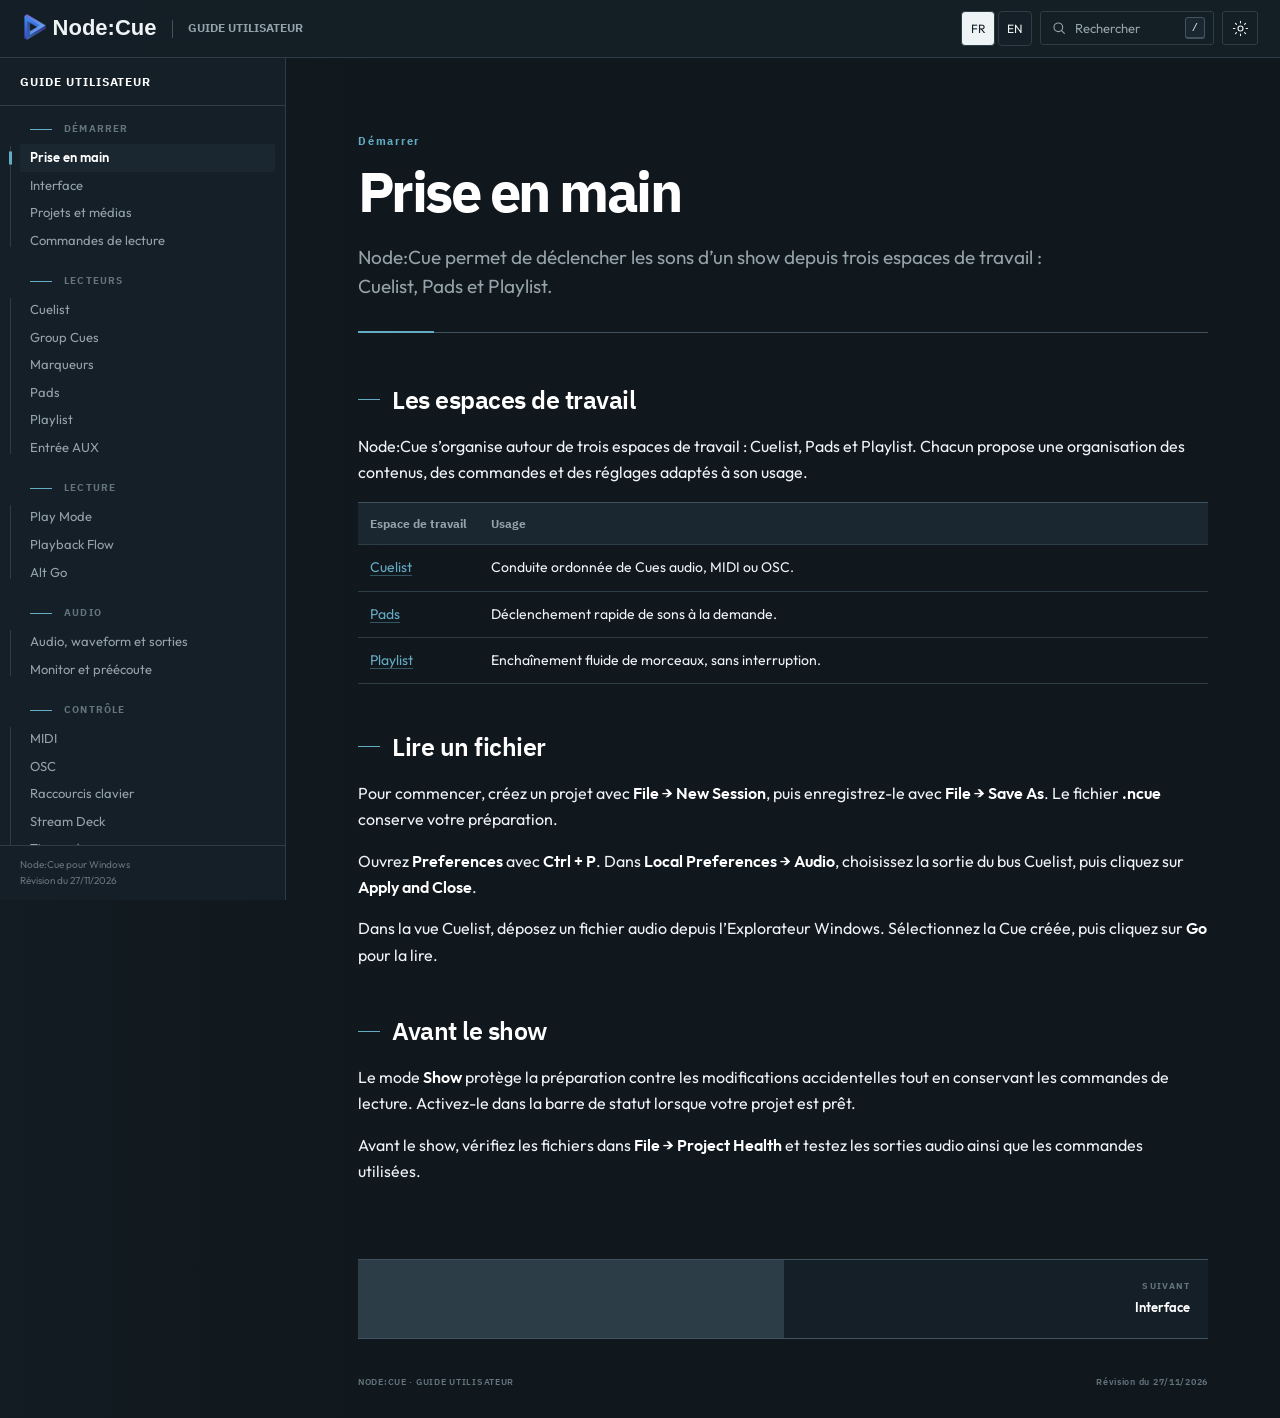
<file: guide/fr/index.html>
<!doctype html>
<html lang="fr" data-theme="dark" data-language-fr="../fr/index.html" data-language-en="../en/index.html">
<head>
  <meta charset="utf-8">
  <meta name="viewport" content="width=device-width, initial-scale=1">
  <meta name="description" content="Guide utilisateur Node:Cue : préparation, lecture audio et conduite de show sous Windows.">
  <meta name="theme-color" id="theme-color" content="#151f27">
  <link rel="icon" href="../assets/app-icon.png">
  <title>Node:Cue - Guide utilisateur</title>
  <link rel="preload" href="../assets/fonts/outfit/Outfit-Regular.woff2" as="font" type="font/woff2" crossorigin>
  <link rel="preload" href="../assets/fonts/ibm-plex-sans/IBMPlexSans-Bold.woff2" as="font" type="font/woff2" crossorigin>
  <link rel="stylesheet" href="../assets/styles.css">
  <script src="../assets/guide.js" defer></script>
<script src="../assets/restored-demos.js" defer></script>
<script src="../assets/monitor-embed.js" defer></script>
  <link rel="stylesheet" href="../assets/brand.css">
  <link rel="canonical" href="https://nodecue.app/guide/fr/index.html">
  <link rel="alternate" hreflang="fr" href="https://nodecue.app/guide/fr/index.html">
  <link rel="alternate" hreflang="en" href="https://nodecue.app/guide/en/index.html">
  <link rel="alternate" hreflang="x-default" href="https://nodecue.app/guide/en/index.html">
</head>
<body>
  <a class="skip-link" href="#guide-content">Aller au contenu</a>
  <div class="reading-progress" aria-hidden="true"><span id="reading-progress-bar"></span></div>
  <header class="topbar">
    <button class="icon-button mobile-nav-toggle" id="mobile-nav-toggle" type="button" aria-label="Ouvrir la navigation" aria-expanded="false" aria-controls="guide-sidebar"><span></span><span></span><span></span></button>
    <a class="brand nodecue-brand" href="../../index.html" aria-label="Accueil du site Node:Cue">
      <img class="brand-mark nodecue-brand-mark" src="../assets/nodecue-logo.png" alt="" width="31" height="31">
      <span class="brand-name nodecue-brand-name" translate="no">Node:Cue</span><span class="brand-divider" aria-hidden="true"></span><span class="brand-section">GUIDE UTILISATEUR</span>
    </a>
    <div class="topbar-actions">
      <div class="language-selector" id="guide-language" role="group" aria-label="Langue du guide"><button type="button" data-guide-language="fr" aria-label="Français" aria-pressed="true">FR</button><button type="button" data-guide-language="en" aria-label="English" aria-pressed="false">EN</button></div>
      <button class="search-trigger" id="search-trigger" type="button" aria-haspopup="dialog"><svg viewBox="0 0 24 24" aria-hidden="true"><circle cx="11" cy="11" r="6.5"></circle><path d="m16 16 4 4"></path></svg><span>Rechercher</span><kbd>/</kbd></button>
      <button class="icon-button theme-toggle" id="theme-toggle" type="button" aria-label="Utiliser le thème clair"><svg class="theme-icon-sun" viewBox="0 0 24 24" aria-hidden="true"><circle cx="12" cy="12" r="3.5"></circle><path d="M12 2v2M12 20v2M4.9 4.9l1.4 1.4M17.7 17.7l1.4 1.4M2 12h2M20 12h2M4.9 19.1l1.4-1.4M17.7 6.3l1.4-1.4"></path></svg><svg class="theme-icon-moon" viewBox="0 0 24 24" aria-hidden="true"><path d="M21 12.8A8.5 8.5 0 1 1 11.2 3a7 7 0 0 0 9.8 9.8Z"></path></svg></button>
    </div>
  </header>

  <div class="guide-shell">
    <aside class="sidebar" id="guide-sidebar" aria-label="Navigation du guide">
      <div class="sidebar-head"><span>Guide utilisateur</span></div>
      <nav class="chapter-nav" id="chapter-nav">
<section class="nav-group"><h2>Démarrer</h2>
<a href="#page=welcome" data-page="welcome">Prise en main</a>
<a href="#page=interface" data-page="interface">Interface</a>
<a href="#page=projects" data-page="projects">Projets et médias</a>
<a href="#page=transport" data-page="transport">Commandes de lecture</a>
</section>
<section class="nav-group"><h2>Lecteurs</h2>
<a href="#page=cuelist" data-page="cuelist">Cuelist</a>
<a href="#page=group-cues" data-page="group-cues">Group Cues</a>
<a href="#page=markers" data-page="markers">Marqueurs</a>
<a href="#page=pads" data-page="pads">Pads</a>
<a href="#page=playlist" data-page="playlist">Playlist</a>
<a href="#page=aux-input" data-page="aux-input">Entrée AUX</a>
</section>
<section class="nav-group"><h2>Lecture</h2>
<a href="#page=play-mode" data-page="play-mode">Play Mode</a>
<a href="#page=playback-flow" data-page="playback-flow">Playback Flow</a>
<a href="#page=alt-go" data-page="alt-go">Alt Go</a>
</section>
<section class="nav-group"><h2>Audio</h2>
<a href="#page=audio-properties" data-page="audio-properties">Audio, waveform et sorties</a>
<a href="#page=monitor" data-page="monitor">Monitor et préécoute</a>
</section>
<section class="nav-group"><h2>Contrôle</h2>
<a href="#page=midi" data-page="midi">MIDI</a>
<a href="#page=osc" data-page="osc">OSC</a>
<a href="#page=shortcuts" data-page="shortcuts">Raccourcis clavier</a>
<a href="#page=stream-deck" data-page="stream-deck">Stream Deck</a>
<a href="#page=timecode" data-page="timecode">Timecode</a>
</section>
<section class="nav-group"><h2>Secours</h2>
<a href="#page=sync" data-page="sync">Principe de Sync</a>
<a href="#page=sync-configuration" data-page="sync-configuration">Configurer Sync</a>
<a href="#page=sync-operation" data-page="sync-operation">Utiliser Sync</a>
</section>
</nav>
      <div class="sidebar-foot"><span>Node:Cue pour Windows</span><span>Révision du 27/11/2026</span></div>
    </aside>

    <main class="content" id="guide-content" tabindex="-1">
<article class="guide-page" id="welcome" data-title="Prise en main" hidden>
<header class="page-header"><p class="eyebrow">Démarrer</p><h1>Prise en main</h1><p class="lead">Node:Cue permet de déclencher les sons d’un show depuis trois espaces de travail : Cuelist, Pads et Playlist.</p></header>
<section><h2>Les espaces de travail</h2><p>Node:Cue s’organise autour de trois espaces de travail : Cuelist, Pads et Playlist. Chacun propose une organisation des contenus, des commandes et des réglages adaptés à son usage.</p><div class="table-scroll"><table><thead><tr><th>Espace de travail</th><th>Usage</th></tr></thead><tbody>
<tr><td><a href="#page=cuelist">Cuelist</a></td><td>Conduite ordonnée de Cues audio, MIDI ou OSC.</td></tr>
<tr><td><a href="#page=pads">Pads</a></td><td>Déclenchement rapide de sons à la demande.</td></tr>
<tr><td><a href="#page=playlist">Playlist</a></td><td>Enchaînement fluide de morceaux, sans interruption.</td></tr></tbody></table></div></section>
<section><h2>Lire un fichier</h2><p>Pour commencer, créez un projet avec <strong>File → New Session</strong>, puis enregistrez-le avec <strong>File → Save As</strong>. Le fichier <strong>.ncue</strong> conserve votre préparation.</p><p>Ouvrez <strong>Preferences</strong> avec <strong>Ctrl + P</strong>. Dans <strong>Local Preferences → Audio</strong>, choisissez la sortie du bus Cuelist, puis cliquez sur <strong>Apply and Close</strong>.</p><p>Dans la vue Cuelist, déposez un fichier audio depuis l’Explorateur Windows. Sélectionnez la Cue créée, puis cliquez sur <strong>Go</strong> pour la lire.</p></section>
<section><h2>Avant le show</h2><p>Le mode <strong>Show</strong> protège la préparation contre les modifications accidentelles tout en conservant les commandes de lecture. Activez-le dans la barre de statut lorsque votre projet est prêt.</p><p>Avant le show, vérifiez les fichiers dans <strong>File → Project Health</strong> et testez les sorties audio ainsi que les commandes utilisées.</p></section>
</article>

<article class="guide-page" id="interface" data-title="Interface" hidden>
<header class="page-header"><p class="eyebrow">Démarrer</p><h1>Interface</h1><p class="lead">L’interface de Node:Cue associe une vue principale, un Menu latéral et un Volet inférieur. Ces zones permettent de préparer les éléments, de contrôler leur lecture et de suivre le show.</p></header>
<section><h2>Zones principales</h2><p>Les boutons <strong>Cuelist</strong>, <strong>Pads</strong> et <strong>Playlist</strong>, dans la barre de titre, permettent de choisir le lecteur affiché dans la vue principale. Le bouton <strong>Flow</strong> ouvre les réglages de transition entre ces lecteurs.</p><ul><li><strong>Barre de contrôle</strong> : regroupe les commandes de lecture et indique l’élément qui sera lancé par Go.</li><li><strong>Contenu du lecteur</strong> : présente les Cues, les Pads ou les tracks du lecteur actif.</li><li><strong>Menu latéral</strong> : rassemble le panneau de suivi des lectures, les vues compactes des lecteurs, les bus et Project Browser. <strong>Tab</strong> permet de l’afficher ou de le masquer.</li><li><strong>Volet inférieur</strong> : affiche les propriétés de l’élément sélectionné, sa waveform, ses traitements et ses réglages Timecode. <strong>Ctrl + Tab</strong> permet de l’afficher ou de le masquer.</li><li><strong>Barre de statut</strong> : donne accès aux préférences, au thème, aux modes Edit et Show, aux raccourcis globaux des Pads, à MIDI Map, à Sync, aux Logs et aux fenêtres détachées.</li></ul><p>Lorsque le Menu latéral est suffisamment large, son mode split permet d’afficher deux vues côte à côte. Chaque colonne peut être redimensionnée. Le panneau de suivi des lectures et Project Browser peuvent occuper les deux colonnes ou une seule.</p><p>Les commandes d’un lecteur compact agissent sur ce lecteur, même si une autre vue occupe la fenêtre principale.</p></section>
<section><h2>Edit et Show</h2><p>Le mode <strong>Edit</strong> permet d’importer des fichiers, d’organiser le projet et de modifier les propriétés des éléments.</p><p>Le mode <strong>Show</strong> verrouille ces opérations d’édition. Les commandes de lecture, les réglages de transport, la navigation dans la waveform et les bypass restent disponibles. Le passage d’un mode à l’autre ne modifie pas les lectures en cours.</p></section>

</article>

<article class="guide-page" id="projects" data-title="Projets et médias" hidden>
<header class="page-header"><p class="eyebrow">Démarrer</p><h1>Projets et médias</h1><p class="lead">Un projet rassemble les Cuelists, les Pad Sets, les Playlists et leurs réglages dans un fichier .ncue. Les fichiers audio et les images utilisés par ces éléments doivent également être disponibles sur l’ordinateur.</p></header>
<section><h2>Enregistrer et déplacer un projet</h2><p>Lors du premier enregistrement, Node:Cue crée un dossier portant le nom du projet. Par défaut, il se trouve dans le dossier NodeCue de vos Documents Windows. <strong>File → Save</strong> enregistre les modifications du projet. <strong>Save As</strong> permet de l’enregistrer sous un autre nom ou dans un autre dossier.</p><p>Dans <strong>File → Project Health</strong>, <strong>Missing</strong> indique un fichier introuvable et <strong>External</strong> un média situé hors du dossier du projet. La commande <strong>Collect Project Media</strong> rassemble les médias dans ce dossier afin de faciliter leur déplacement.</p><p>Pour utiliser le projet sur un autre ordinateur, copiez le dossier complet, puis ouvrez le fichier .ncue avec <strong>File → Open Project</strong>. <strong>Save As</strong> ne copie pas les médias : après un changement de dossier, utilisez <strong>Collect Project Media</strong> pour les rassembler dans le nouvel emplacement.</p><p>Node:Cue accepte les fichiers WAV, MP3, FLAC, OGG/OGA, AAC, M4A/MP4 et AIFF/AIF/AIFC.</p></section>
<section><h2>Gérer plusieurs listes</h2><p>Node:Cue permet de gérer plusieurs Cuelists, Pad Sets et Playlists dans un même projet. <strong>Project Browser</strong> permet de créer ces listes supplémentaires et de passer de l’une à l’autre.</p><p>Vous pouvez également dupliquer, renommer ou réordonner les listes depuis <strong>Project Browser</strong>. Ces opérations sont aussi accessibles dans <strong>File → Project Properties → Lists</strong>.</p><p>Vous pouvez ajouter un commentaire à chaque liste dans la colonne <strong>Notes</strong> de <strong>Project Properties → Lists</strong>. Ce commentaire apparaît ensuite dans <strong>Project Browser</strong>. Les préfixes <strong>CL</strong> (Cuelist), <strong>PS</strong> (Pad Set) et <strong>PL</strong> (Playlist) distinguent les trois types de listes ; leur numéro peut être compris entre 1 et 99.</p></section>
<section><h2>Projet ou préférence locale ?</h2><p><strong>Project Properties</strong> regroupe les réglages du projet ouvert : son nom, ses listes, ses points de patch MIDI/OSC et ses options de lecture.</p><p><strong>Local Preferences</strong> regroupe les réglages propres à l’ordinateur : sorties audio, périphériques MIDI, endpoints OSC, entrée Timecode, connexion Sync, raccourcis généraux et préférences d’affichage. Les affectations locales des points de patch doivent aussi être adaptées sur chaque ordinateur.</p></section>
<section><h2>Restaurer un état précédent</h2><p>Les backups conservent des états précédents du projet et offrent une sécurité supplémentaire lorsque <strong>Ctrl + Z</strong> ne permet plus de revenir en arrière. <strong>File → Backups</strong> permet de choisir une sauvegarde à restaurer. La restauration remplace l’état actuel du projet : enregistrez d’abord les modifications que vous souhaitez conserver. Si le dossier du projet n’est plus disponible, utilisez <strong>Save As</strong> pour enregistrer la récupération ailleurs.</p><p>L’option <strong>Open last project on startup</strong>, dans <strong>Local Preferences → Config → General</strong>, permet de retrouver la session à l’ouverture de Node:Cue, y compris ses modifications non enregistrées, grâce aux sauvegardes automatiques.</p></section>
</article>

<article class="guide-page" id="transport" data-title="Commandes de lecture" hidden>
<header class="page-header"><p class="eyebrow">Démarrer</p><h1>Commandes de lecture</h1><p class="lead">Chaque lecteur dispose de commandes de transport pour contrôler ses lectures.</p></header>
<section><h2>Commandes de base</h2><p><strong>Go</strong> <kbd>Entrée</kbd> lance l’élément indiqué dans la Barre de contrôle. Pour un élément audio, la lecture part de la position réglée manuellement dans la waveform ou du marqueur <strong>Start</strong> si la tête de lecture n’a pas été déplacée manuellement.</p><p><strong>Pause / Resume</strong> <kbd>Espace</kbd> suspend les lectures concernées, puis les reprend à la même position. Les attentes (<strong>Pre-wait</strong> et <strong>Post-wait</strong>) sont également suspendues.</p><p><strong>Stop</strong> <kbd>Échap</kbd> arrête les lectures. <strong>Fade Out</strong> <kbd>Retour arrière</kbd> diminue progressivement leur niveau jusqu’à l’arrêt. Ces commandes annulent aussi les attentes et les départs différés associés.</p><p><strong>Stop all</strong> <kbd>Échap</kbd> × 2 arrête tous les lecteurs et les préécoutes.</p></section>
<section><h2>Régler la portée des commandes</h2><p>Dans <strong>Project Properties → Project → Transport button scope</strong>, les options de portée permettent de choisir si <strong>Pause</strong> <kbd>Espace</kbd>, <strong>Stop</strong> <kbd>Échap</kbd> et <strong>Fade Out</strong> <kbd>Retour arrière</kbd> agissent sur leur lecteur ou sur tous les lecteurs.</p><p>Lorsque Fade Out agit sur tous les lecteurs, sa durée est commune aux lecteurs. Sinon, chaque lecteur conserve sa propre durée.</p><aside class="callout callout-danger" aria-label="Attention"><strong class="callout-title">Attention</strong><p>Les changements effectués dans <strong>Local Preferences</strong> ne s’appliquent qu’aux projets créés ensuite. Pour modifier le projet actuellement ouvert, utilisez <strong>Project Properties</strong>.</p></aside></section>
<section><h2>Naviguer</h2><p>Dans la Cuelist, <strong>Previous</strong> <kbd aria-label="Flèche haut">↑</kbd> et <strong>Next</strong> <kbd aria-label="Flèche bas">↓</kbd> permettent de sélectionner une autre Cue sans la lancer.</p><p>Dans Playlist, les boutons <strong>Previous</strong> et <strong>Next</strong> sélectionnent une autre track lorsque la lecture est arrêtée. Pendant la lecture, ils enchaînent vers la track précédente ou suivante. Si la Playlist est en pause, ils arrêtent la track suspendue et sélectionnent la track adjacente sans lancer le son.</p></section>
</article>

<article class="guide-page" id="cuelist" data-title="Cuelist" hidden>
<header class="page-header"><p class="eyebrow">Lecteurs</p><h1>Cuelist</h1><p class="lead">La Cuelist permet d’organiser les Cues dans l’ordre d’un show. Une Cue peut lire un son, envoyer une commande MIDI ou OSC, arrêter une lecture, déplacer la sélection, gérer une attente, afficher des notes ou rassembler d’autres Cues dans un groupe.</p></header>
<section><h2>Préparer et lancer une Cue</h2><p>En mode <strong>Edit</strong>, déposez un fichier audio dans la Cuelist ou utilisez <strong>Add audio cue</strong>. La sélection d’une Cue affiche ses propriétés dans le Volet inférieur.</p><p>Le nom et l’ID permettent de repérer la Cue dans la conduite. La waveform permet de visualiser le son et d’ajuster les marqueurs <strong>Start</strong>, <strong>End</strong>, <strong>Fade In</strong> et <strong>Fade Out</strong>. Le bouton <strong>Go</strong> lance la Cue indiquée dans la Barre de contrôle.</p><p>Dans <strong>Local Preferences → Config → Cuelist</strong>, <strong>Advance selected cue on Go</strong> permet de sélectionner automatiquement la Cue suivante après un lancement. <strong>Keep editor on launched cue</strong> maintient le Volet inférieur sur la Cue lancée pour en suivre la lecture, puis affiche automatiquement la Cue suivante à la fin de la lecture.</p><p>Une Cue placée sur <strong>Off</strong> reste dans le projet avec ses réglages, mais ne peut pas être lancée et est ignorée par les enchaînements.</p></section>
<section><h2>Properties d’une Cue audio</h2><p>L’onglet <strong>Properties</strong>, dans le Volet inférieur, regroupe les réglages de la Cue sélectionnée. Le tableau suivant présente les champs et les commandes d’une Cue audio.</p><div class="table-scroll"><table><thead><tr><th scope="col">Réglage</th><th scope="col">Fonction</th></tr></thead><tbody><tr><td><strong>Name</strong></td><td>Modifie le nom de la Cue affiché dans la Cuelist.</td></tr><tr><td><strong>On / Off</strong></td><td>Active ou désactive la Cue. Une Cue sur Off ne peut pas être lancée et est ignorée par les enchaînements.</td></tr><tr><td><strong>Gain</strong> et fader</td><td>Règlent le même gain, en dB.</td></tr><tr><td><strong>Normalize</strong></td><td>Applique la correction de gain calculée pour viser -18 dBFS, en limitant l’amplification pour préserver les crêtes. La valeur affichée indique cette correction en dB.</td></tr><tr><td><strong>Start</strong></td><td>Définit la position de début de lecture dans le fichier audio.</td></tr><tr><td><strong>End</strong></td><td>Définit la position de fin de lecture dans le fichier audio.</td></tr><tr><td><strong>Fade In</strong></td><td>Règle la durée de l’entrée progressive du son à partir de Start.</td></tr><tr><td><strong>Fade Out</strong></td><td>Règle la durée de la sortie progressive du son jusqu’à End.</td></tr><tr><td><strong>Pre-wait</strong></td><td>Ajoute une attente avant le premier lancement de la Cue.</td></tr><tr><td><strong>Post-wait</strong></td><td>Ajoute une attente après la lecture de la Cue et ses éventuelles répétitions, avant l’enchaînement suivant.</td></tr><tr><td><strong>Play count</strong></td><td>Définit le nombre total de passages, de 1 à 999.</td></tr><tr><td><strong>Infinite play</strong></td><td>Répète la lecture jusqu’à une interruption.</td></tr><tr><td><strong>Repeat fades</strong> (menu <strong>First / Last</strong>)</td><td>Choisit si les fades s’appliquent à chaque répétition ou seulement à la première lecture pour Fade In et à la dernière pour Fade Out.</td></tr><tr><td><strong>Play next</strong></td><td>Lance automatiquement la Cue suivante après les répétitions et les attentes prévues.</td></tr><tr><td><strong>Overlap</strong></td><td>Avance le lancement de la Cue suivante pour créer un chevauchement. Disponible lorsque Play next est activé.</td></tr><tr><td><strong>Cue ID</strong></td><td>Modifie l’identifiant de la Cue dans la Cuelist.</td></tr><tr><td>Pastilles de couleur (ligne <strong>Cue ID</strong>)</td><td>Attribuent une couleur à la Cue pour la repérer dans la liste.</td></tr><tr><td><strong>BAL</strong></td><td>Règle la balance entre les canaux gauche et droit.</td></tr></tbody></table></div></section>
<section><h2>Programmer l’enchaînement</h2><p><strong>Pre-wait</strong> ajoute une attente avant le premier lancement de la Cue. <strong>Post-wait</strong> ajoute une attente après son exécution.</p><p><strong>Play Count</strong> définit le nombre total de passages. <strong>Infinite play</strong> répète la lecture jusqu’à une interruption. Lorsque <strong>Play Next</strong> est activé, la Cue suivante est lancée après les répétitions et les attentes prévues.</p><p><strong>Overlap</strong> permet de démarrer la Cue suivante avant la fin de l’étape courante. La valeur indiquée dans ce champ avance d’autant le lancement de la Cue suivante.</p><aside class="callout callout-example" aria-label="Exemple"><h3>Exemple</h3><p>Pour lire deux annonces avec deux secondes entre elles, activez Play Next sur la première Cue et réglez son Post-wait sur 2 secondes, sans Overlap.</p></aside></section>
<section><h2>Control Cues</h2><p><strong>Add stop cue</strong> ajoute une Cue Stop à la Cuelist pour inscrire l’arrêt d’une autre Cue dans la conduite.</p><p>Dans ses propriétés, saisissez dans <strong>Target ID</strong> l’ID de la Cue à arrêter. Le réglage <strong>Fade out</strong> permet de choisir le mode d’arrêt :</p><ul><li><strong>Target fade</strong> reprend le Fade Out paramétré dans les propriétés de la Cue cible.</li><li><strong>Custom fade</strong> permet de définir une durée de fade différente pour cet arrêt.</li><li>Désactiver <strong>Fade out</strong> arrête la Cue cible sans fade.</li></ul><p><strong>Add MIDI cue</strong> et <strong>Add OSC cue</strong> ajoutent des Cues de commande. Leur destination et leur message se règlent dans les propriétés. Les chapitres <a href="#page=midi">MIDI</a> et <a href="#page=osc">OSC</a> expliquent la configuration des sorties.</p><p>Ces Control Cues peuvent également déclencher les transitions de <a href="#page=playback-flow">Playback Flow</a> lorsque l’option correspondante est activée.</p><p>Les <a href="#page=group-cues">Group Cues</a> permettent de rassembler plusieurs Cues dans une même étape.</p></section>
<section><h2>Cue Go To</h2><p><strong>Add Go To cue</strong> ajoute une Cue qui déplace la sélection vers une autre Cue, sans lancer sa lecture. Saisissez l’ID de la Cue cible dans <strong>Target ID</strong>.</p></section>
<section><h2>Cue Time</h2><p><strong>Add Time Cue</strong> ajoute une attente ou une horloge à la conduite. Le réglage <strong>Mode</strong> propose trois fonctionnements :</p><ul><li><strong>Count down</strong> : compte à rebours pendant la durée indiquée.</li><li><strong>Wait until</strong> : attend l’heure indiquée, selon l’horloge de l’ordinateur. Si cette heure est passée, l’attente se poursuit jusqu’au lendemain.</li><li><strong>Clock</strong> : affiche l’heure jusqu’à l’arrêt de la Cue.</li></ul><p>En mode Count down ou Wait until, <strong>Post-wait</strong> et <strong>Play next</strong> permettent d’enchaîner la Cue suivante.</p></section>
<section><h2>Cue Note</h2><p><strong>Add Note Cue</strong> ajoute des indications pour l’opérateur. Le texte peut être mis en forme, réparti sur deux colonnes et accompagné d’un sous-titre visible dans la Cuelist. <strong>Ctrl + clic</strong> ouvre un lien. Un Go sur une Cue Note sélectionne la Cue suivante ; une Cue Note ne peut pas être déclenchée par Timecode.</p></section>
</article>

<article class="guide-page" id="group-cues" data-title="Group Cues" hidden>
<header class="page-header"><p class="eyebrow">Lecteurs</p><h1>Group Cues</h1><p class="lead">Une Group Cue rassemble plusieurs Cues internes. Son mode de lecture permet de les lancer ensemble, de les piloter comme une sous-liste ou de les enchaîner automatiquement.</p></header>
<section><h2>Créer un groupe</h2><p>Dans la Cuelist, <strong>Create empty group</strong> crée un groupe vide. Pour y ajouter des Cues, sélectionnez-les, faites un clic droit sur la sélection, puis choisissez <strong>Move to group</strong> dans le menu qui apparaît.</p><p>La commande <strong>Group selected cues</strong> <kbd>Ctrl</kbd> + <kbd>G</kbd> permet de regrouper directement au moins deux Cues adjacentes.</p><p><strong>Ungroup</strong> supprime le groupe en conservant ses Cues internes.</p><p>Sélectionnez la Group Cue pour choisir son <strong>Mode</strong> dans les propriétés. Son bouton <strong>On/Off</strong> permet de rendre l’ensemble du groupe disponible ou indisponible sans modifier l’état individuel des Cues internes.</p></section>
<section><h2>Mode de lecture</h2><p>En mode <strong>Group Play</strong>, un Go sur la Group Cue lance toutes les Cues internes simultanément. Chaque Cue interne conserve ses attentes et ses répétitions, mais ses paramètres <strong>Play Next</strong> et <strong>Overlap</strong> ne sont pas utilisés.</p><p>Le groupe peut être répété : la répétition suivante commence une fois toutes les Cues internes terminées, Post-wait compris. Le Post-wait du groupe s’ajoute s’il est défini.</p><p>Le mode <strong>Sublist</strong> sert essentiellement à organiser la Cuelist en regroupant les Cues d’une même partie du show. Il conserve le fonctionnement habituel des Cues internes, déclenchées par les Go de l’opérateur ou par leurs propres réglages <strong>Play Next</strong> et <strong>Overlap</strong>. Un Go sur la Group Cue lance la première Cue interne disponible. Les répétitions, le Post-wait et le Play Next de la Group Cue sont inactifs.</p><p>Lorsqu’une Group Cue est en mode <strong>Sequence</strong>, le <strong>Sequence manager</strong> apparaît dans le Volet inférieur. Les Cues internes s’enchaînent automatiquement dans leur ordre. Les chevauchements se règlent dans ce gestionnaire ; les Play Next et Overlaps individuels des Cues internes ne sont pas utilisés.</p><p>Une Cue interne peut toujours être lancée directement par un Go sur cette Cue. Elle fonctionne alors comme n’importe quelle autre Cue, indépendamment du mode de la Group Cue.</p><p>Le <strong>Gain</strong> de la Group Cue s’ajoute au gain des Cues audio internes, y compris lorsqu’elles sont lancées individuellement. Il ne remplace pas leurs réglages de gain.</p><p>En mode <strong>Group Play</strong>, plusieurs Cues Go To dans le même groupe sont ignorées, car leurs cibles se contredisent. Une seule Cue Go To reste utilisable.</p></section>

</article>

<article class="guide-page" id="markers" data-title="Marqueurs" hidden>
<header class="page-header"><p class="eyebrow">Lecteurs</p><h1>Marqueurs</h1><p class="lead">Les marqueurs repèrent des positions dans une Cue audio et permettent de s’y rendre directement.</p></header>
<section><h2>Ajouter et déplacer un marqueur</h2><p>En mode Edit, placez la tête de lecture puis appuyez sur <strong>M</strong>. Le marqueur apparaît dans la waveform, où vous pouvez le déplacer. Dans le Volet inférieur, <strong>Markers</strong> regroupe les marqueurs de la Cue : nom, couleur, position et réglages de déclenchement.</p><p>Un marqueur situé hors des limites Start et End ne peut pas être utilisé.</p></section>
<section><h2>Choisir son comportement</h2><p>Le réglage <strong>When marker is triggered</strong> détermine son effet :</p><ul><li><strong>Start playback at marker</strong> lance la lecture à cette position.</li><li><strong>Move playhead without playing</strong> déplace la tête de lecture sans lancer la lecture.</li></ul><p>Si la Cue est déjà en lecture, elle continue à partir du marqueur. Le comportement par défaut des nouveaux marqueurs se règle dans <strong>Local Preferences</strong>, avec <strong>Default marker settings</strong>.</p></section>
<section><h2>Déclencher un marqueur</h2><p>Un marqueur peut recevoir un raccourci clavier, un message MIDI et une adresse OSC. Il peut aussi être choisi comme cible d’un déclenchement Timecode.</p><p><strong>Hotkey active when</strong> détermine si le raccourci fonctionne uniquement lorsque la Cue est sélectionnée, ou dans tous les cas.</p></section>
<section><h2>Marker List</h2><p><strong>Tools → Marker List</strong> ouvre une fenêtre qui rassemble les marqueurs d’une Cuelist. Elle permet de modifier leurs réglages et d’en supprimer plusieurs. Un double clic affiche la Cue correspondante sans la lancer.</p></section>
</article>

<article class="guide-page" id="pads" data-title="Pads" hidden>
<header class="page-header"><p class="eyebrow">Lecteurs</p><h1>Pads</h1><p class="lead">Les Pads permettent de déclencher des sons à la demande, sans avoir à les organiser chronologiquement dans une liste.</p></header>
<section><h2>Préparer et lancer un Pad</h2><p>En mode <strong>Edit</strong>, déposez un fichier audio sur une cellule vide pour créer un Pad. Déposer un autre fichier sur un Pad existant remplace son média.</p><p>Le bouton d’édition du Pad permet d’ouvrir ses <strong>Properties</strong> sans le lancer. Vous pouvez y modifier son nom, ses réglages audio, sa couleur, sa couleur de texte et son image.</p><p>La waveform permet de visualiser le son et d’ajuster les marqueurs <strong>Start</strong>, <strong>End</strong>, <strong>Fade In</strong> et <strong>Fade Out</strong>.</p><p>Cliquez sur le Pad pour le lancer, ou double-cliquez si le mode <strong>Double click</strong> est actif.</p></section>
<section><h2>Properties d’un Pad</h2><p>L’onglet <strong>Properties</strong>, dans le Volet inférieur, regroupe les réglages du Pad sélectionné. Le tableau suivant présente ses champs et ses commandes.</p><div class="table-scroll"><table><thead><tr><th scope="col">Réglage</th><th scope="col">Fonction</th></tr></thead><tbody><tr><td><strong>Name</strong></td><td>Modifie le nom du Pad.</td></tr><tr><td><strong>Gain</strong> et fader</td><td>Règlent le même gain, en dB.</td></tr><tr><td><strong>Normalize</strong></td><td>Applique la correction de gain calculée pour viser -18 dBFS, en limitant l’amplification pour préserver les crêtes. La valeur affichée indique cette correction en dB.</td></tr><tr><td><strong>Start</strong></td><td>Définit la position de début de lecture dans le fichier audio.</td></tr><tr><td><strong>End</strong></td><td>Définit la position de fin de lecture dans le fichier audio.</td></tr><tr><td><strong>Fade In</strong></td><td>Règle la durée de l’entrée progressive du son à partir de Start.</td></tr><tr><td><strong>Fade Out</strong></td><td>Règle la durée de la sortie progressive du son jusqu’à End.</td></tr><tr><td><strong>Play count</strong></td><td>Définit le nombre total de passages, de 1 à 999.</td></tr><tr><td><strong>Infinite play</strong></td><td>Répète la lecture jusqu’à une interruption.</td></tr><tr><td><strong>Repeat fades</strong> (menu <strong>First / Last</strong>)</td><td>Choisit si les fades s’appliquent à chaque répétition ou seulement à la première lecture pour Fade In et à la dernière pour Fade Out.</td></tr><tr><td><strong>Re-click</strong></td><td>Choisit l’action d’un nouveau déclenchement sur un Pad déjà actif : Stop, Restart ou Pause / Resume.</td></tr><tr><td><strong>Hotkey</strong> / <strong>Click to assign</strong></td><td>Cliquez sur Click to assign, puis appuyez sur la touche ou la combinaison à affecter au Pad.</td></tr><tr><td><strong>Clear</strong></td><td>Supprime le raccourci clavier affecté au Pad.</td></tr><tr><td><strong>Pad ID</strong></td><td>Indique l’identifiant du Pad dans le Pad Set.</td></tr><tr><td><strong>Text color</strong></td><td>Ouvre la palette de couleur du texte du Pad.</td></tr><tr><td><strong>Pad color</strong></td><td>Ouvre la palette de couleur de fond du Pad.</td></tr><tr><td><strong>Image</strong></td><td>Ajoute une image au fond du Pad.</td></tr><tr><td><strong>Expand image / Adapt image</strong></td><td>Bascule entre une image remplissant le Pad, éventuellement recadrée, et l’image entière ajustée dans le Pad.</td></tr><tr><td><strong>Clear image</strong></td><td>Retire l’image du Pad.</td></tr><tr><td><strong>BAL</strong></td><td>Règle la balance entre les canaux gauche et droit.</td></tr></tbody></table></div></section>
<section><h2>Couleurs et images</h2><p>Les palettes de <strong>Text color</strong> et <strong>Pad color</strong> appliquent immédiatement la couleur choisie. <strong>Cancel</strong> annule les changements réalisés depuis l’ouverture de la palette pour les Pads concernés. <strong>Save as Default</strong> conserve une couleur pour les nouveaux Pads ; choisir <strong>Auto</strong> puis l’enregistrer comme défaut rétablit les couleurs automatiques.</p><p>Dans les presets, <strong>Auto</strong> utilise la couleur automatique du fond ou du texte. La couleur automatique du texte s’adapte au fond du Pad pour choisir le meilleur contraste.</p><p>Le bouton <strong>Default</strong> rappelle la couleur enregistrée par défaut et permet de la réappliquer au Pad. Les boutons <strong>Image</strong>, <strong>Expand image / Adapt image</strong> et <strong>Clear image</strong> permettent de gérer son image de fond.</p></section>
<section><h2>Clic et Re-click</h2><p><strong>Pad launch interaction</strong>, dans <strong>Local Preferences → Config → Pads</strong>, permet de choisir un déclenchement par <strong>Single click</strong> ou <strong>Double click</strong>. Le bouton correspondant dans la vue principale et dans le Menu latéral permet aussi de changer ce mode.</p><p>Lorsqu’un Pad est déjà actif, un nouveau déclenchement applique son action de Re-click : <strong>Stop</strong>, <strong>Restart</strong> ou <strong>Pause / Resume</strong>. Le clic direct et les raccourcis propres au Pad utilisent ce comportement.</p><p><strong>Default re-click action</strong>, dans <strong>Local Preferences → Config → Pads</strong>, définit l’action des nouveaux Pads. Les Pads existants conservent leur réglage.</p><p>Le bouton <strong>Go</strong> <kbd>Entrée</kbd> lance ou relance le Pad sélectionné depuis la position réglée manuellement dans la waveform, ou depuis <strong>Start</strong> si la tête de lecture n’a pas été déplacée manuellement. Il n’applique pas l’action de Re-click.</p></section>
<section><h2>Pages de la grille</h2><p>La grille des Pads est réglable de 3 × 3 à 5 × 5, indépendamment pour chaque page.</p><p>Réduire le nombre de lignes ou de colonnes ne supprime pas les Pads masqués, mais les rend inaccessibles. La barre d’état signale la présence de Pads masqués.</p><p>La molette, <kbd>Page Up</kbd> et <kbd>Page Down</kbd> permettent de changer de page ; <kbd>Home</kbd> revient à la première.</p></section>
<section><h2>Répétitions et exclusivité</h2><p><strong>Play Count</strong>, dans les propriétés, définit le nombre de passages du Pad. <strong>Infinite play</strong> répète sa lecture jusqu’à une interruption.</p><p>Le mode <strong>Multi</strong> permet de superposer plusieurs Pads. En mode <strong>Single</strong>, un nouveau lancement interrompt les autres Pads selon la transition configurée. Passer de Multi à Single ne coupe pas à lui seul les lectures déjà actives.</p><p>Le fonctionnement des modes et des transitions est décrit dans <a href="#page=play-mode">Play Mode</a>.</p></section>
</article>

<article class="guide-page" id="playlist" data-title="Playlist" hidden>
<header class="page-header"><p class="eyebrow">Lecteurs</p><h1>Playlist</h1><p class="lead">La Playlist permet d’enchaîner des tracks dans l’ordre de la liste.</p></header>
<section><h2>Préparer et lancer une track</h2><p>En mode <strong>Edit</strong>, déposez les fichiers audio dans la Playlist. Glissez les lignes pour modifier leur ordre. La sélection d’une track affiche ses propriétés audio dans le Volet inférieur.</p><p>La waveform permet de visualiser le son et d’ajuster les marqueurs <strong>Start</strong>, <strong>End</strong>, <strong>Fade In</strong> et <strong>Fade Out</strong>.</p><p>Sélectionnez la track de départ, puis cliquez sur <strong>Go</strong> <kbd>Entrée</kbd>. La Playlist poursuit la lecture avec les tracks suivantes selon les réglages de transition et de boucle.</p><p>L’ID d’une track correspond à sa position dans la liste. Hors du mode <strong>Random</strong>, déplacer une track réattribue automatiquement les IDs.</p></section>
<section><h2>Properties d’une track</h2><p>L’onglet <strong>Properties</strong>, dans le Volet inférieur, regroupe les réglages de la track sélectionnée. Le tableau suivant présente ses champs et ses commandes.</p><div class="table-scroll"><table><thead><tr><th scope="col">Réglage</th><th scope="col">Fonction</th></tr></thead><tbody><tr><td><strong>Name</strong></td><td>Modifie le nom de la track.</td></tr><tr><td><strong>On / Off</strong></td><td>Active ou désactive la track. Les tracks sur Off sont ignorées par la navigation et les enchaînements.</td></tr><tr><td><strong>Gain</strong> et fader</td><td>Règlent le même gain, en dB.</td></tr><tr><td><strong>Normalize</strong></td><td>Applique la correction de gain calculée pour viser -18 dBFS, en limitant l’amplification pour préserver les crêtes. La valeur affichée indique cette correction en dB.</td></tr><tr><td><strong>Start</strong></td><td>Définit la position de début de lecture dans le fichier audio.</td></tr><tr><td><strong>End</strong></td><td>Définit la position de fin de lecture dans le fichier audio.</td></tr><tr><td><strong>Fade In</strong></td><td>Règle la durée de l’entrée progressive du son à partir de Start.</td></tr><tr><td><strong>Fade Out</strong></td><td>Règle la durée de la sortie progressive du son jusqu’à End.</td></tr><tr><td><strong>M</strong> / <strong>Switch to Auto Trim</strong></td><td>Le repère M indique un paramètre Start ou End réglé manuellement. Cliquez dessus pour rétablir l’Auto Trim sur ce paramètre uniquement.</td></tr><tr><td><strong>BAL</strong></td><td>Règle la balance entre les canaux gauche et droit.</td></tr></tbody></table></div></section>
<section><h2>Trims et transitions</h2><p><strong>Auto Trim</strong> règle automatiquement les paramètres <strong>Start</strong> et <strong>End</strong> de chaque track pour supprimer les silences au début et à la fin du fichier.</p><p>Régler manuellement <strong>Start</strong> ou <strong>End</strong> sur une track rend ce paramètre indépendant de la fonction Auto Trim. Le réglage manuel est ainsi conservé, même si vous désactivez puis réactivez Auto Trim.</p><p>Pour que ce paramètre soit de nouveau réglé par Auto Trim, cliquez sur le bouton <strong>M</strong> ou sur <strong>Switch to Auto Trim</strong> sur le marqueur correspondant.</p><p><strong>Overlap</strong> permet d’automatiser les crossfades entre deux tracks. <strong>Crossfade duration</strong> détermine la durée de leur transition.</p><p>Vous pouvez appliquer automatiquement un fade-in à chaque lancement par <strong>Go</strong> dans la Playlist. Dans <strong>Project Properties → Project → Go mode</strong>, choisissez <strong>Fade In</strong> et réglez sa durée.</p></section>
<section><h2>Boucles et ordre aléatoire</h2><p>Le bouton <strong>Loop</strong> propose trois états.</p><ul><li><strong>Off</strong> : la lecture s’arrête à la fin de la dernière track de la liste.</li><li><strong>Loop playlist</strong> : à la fin de la dernière track de la liste, la lecture continue en reprenant au début de la liste.</li><li><strong>Single track</strong> : répète uniquement la track lue.</li></ul><p>En haut de la Playlist, <strong>Random</strong> permet de passer en lecture aléatoire. <strong>Shuffle</strong> permet de remélanger la Playlist en mode Random. <strong>Auto</strong> déclenche automatiquement un Shuffle à chaque fin de Playlist en mode Random.</p></section>
<section><h2>Utiliser deux Playlists</h2><p>L’option <strong>Dual Playlist</strong>, dans la Barre de contrôle, affiche deux Playlists côte à côte : <strong>Playlist A</strong> et <strong>Playlist B</strong>. Elle peut être activée ou désactivée lorsque les Playlists et AUX sont arrêtés.</p><p>Le bouton voisin choisit leur mode de lecture :</p><ul><li><strong>Simultaneous</strong> : les deux Playlists peuvent jouer en même temps.</li><li><strong>Exclusive</strong> : lancer une Playlist arrête l’autre, avec la durée d’Overlap définie.</li></ul><p>Dans la vue Playlist, les commandes de la Barre de contrôle agissent sur les deux panneaux. En mode Exclusive, Go lance le panneau sélectionné. Chaque panneau dispose aussi de ses propres commandes. Dans le Menu latéral, <strong>Playlist A</strong> et <strong>Playlist B</strong> choisissent le panneau affiché.</p><p>Chaque Playlist peut être affectée au bus <strong>Playlist 1</strong> ou <strong>Playlist 2</strong>. Ce choix est conservé avec la Playlist.</p><p>Vous pouvez déplacer des tracks d’un panneau à l’autre si elles ne sont pas en lecture.</p></section>
<section><h2>Reprendre après un arrêt</h2><p><strong>Pause / Resume</strong> <kbd>Espace</kbd> reprend une track à l’endroit où sa lecture a été suspendue.</p><p>Après un <strong>Stop</strong> <kbd>Échap</kbd>, l’indication <strong>Stopped at</strong> et le bouton <strong>Resume</strong> permettent de repartir à la position conservée dans la session. Un nouveau lancement remplace ce point de reprise.</p><p><strong>Last played track</strong> indique la dernière track terminée naturellement.</p></section>
</article>

<article class="guide-page" id="aux-input" data-title="Entrée AUX" hidden>
<header class="page-header"><p class="eyebrow">Lecteurs</p><h1>Entrée AUX</h1><p class="lead">L’entrée AUX permet de diffuser une source audio externe à Node:Cue. Elle permet notamment de récupérer le son d’une playlist lue dans une autre application ou dans un navigateur, pour centraliser le contrôle audio dans Node:Cue et bénéficier des transitions gérées par la fonction Flow.</p></header>
<section><h2>Configurer l’entrée</h2><p>Le menu de l’auxiliaire, dans la Barre de contrôle de la vue Playlist, permet de choisir le périphérique d’entrée de l’auxiliaire.</p><p>Pour récupérer le son d’une autre application, affectez-lui, dans les paramètres Windows, une sortie vers un câble audio virtuel. Nous recommandons <a href="https://vb-audio.com/Cable/" target="_blank" rel="noopener noreferrer">VB-CABLE de VB-Audio</a>. Dans Node:Cue, sélectionnez comme source de l’entrée AUX le périphérique virtuel correspondant à cette sortie.</p><p>Pour lancer la lecture de l’auxiliaire, sélectionnez la ligne AUX dans la zone de contenu de la Playlist, puis utilisez <strong>Go</strong> pour ouvrir sa diffusion vers le bus Playlist.</p><p>La transition <strong>AUX / Playlist transition</strong> règle le passage entre l’entrée et les tracks.</p></section>
<section><h2>Passer de la musique à AUX</h2><p>Un lancement d’<strong>AUX</strong> interrompt les tracks des Playlists et leurs départs automatiques. Le lancement ou la reprise d’une track referme AUX selon la transition configurée.</p><p><strong>Stop Playlist</strong> et <strong>Fade Out</strong> ferment la diffusion AUX. La source reste sélectionnée et peut être rouverte par un nouveau Go. Lorsque la cible est AUX, Pause, Previous, Next et Loop ne sont pas disponibles.</p><p>Les vumètres AUX indiquent le niveau d’entrée même lorsque sa diffusion est fermée.</p><p>Dans le panneau des lectures en cours, l’affichage de l’entrée AUX indique si sa diffusion est ouverte, même lorsque la source est silencieuse.</p><p>Avec <strong>Dual Playlist</strong>, AUX peut être lancé séparément dans Playlist A et Playlist B, à partir de la même entrée. Si vous ouvrez une autre Playlist pendant la diffusion d’AUX, AUX conserve son bus jusqu’à son arrêt.</p></section>
<section><h2>Configurer AUX sur le Backup avec Sync</h2><p>Dans le cadre de la fonction <strong>Sync</strong>, le périphérique AUX est choisi séparément sur le <strong>Primary</strong> et sur le <strong>Backup</strong>. La fonction Sync ne transporte pas le signal audio de cette entrée.</p><p>Pour que l’entrée AUX soit disponible sur le Backup, la source audio doit aussi parvenir à cet ordinateur. Configurez son entrée AUX et vérifiez son routage audio avant d’activer la synchronisation.</p></section>
</article>

<article class="guide-page" id="play-mode" data-title="Play Mode" hidden><header class="page-header"><p class="eyebrow text-flow">Transitions</p><h1>Play Mode</h1><p class="lead"><strong>Play Mode</strong> permet de choisir la manière dont sont lus les Cues et les Pads.</p></header><section class="play-mode-demo-section"><h2>Choisir un mode de lecture</h2><p>En mode <strong>Multi</strong>, plusieurs Cues ou plusieurs Pads peuvent être lus simultanément.</p><p>En mode <strong>Single</strong>, une seule Cue, hors exceptions liées au fonctionnement des Group Cues, ou un seul Pad peut être lu à la fois. Si une Cue est lancée alors qu’une lecture est déjà en cours dans la Cuelist, la lecture active est arrêtée selon les transitions configurées dans les options du mode <strong>Single</strong>.</p><div class="guide-play-mode-demo" data-guide-play-mode-demo><div class="guide-play-mode-demo-grid"><div class="guide-play-mode-demo-item"><span class="guide-play-mode-demo-view text-cuelist">Cuelist</span><div class="transport-compact-card transport-compact-play-mode guide-play-mode-card" data-guide-play-mode-card="cuelist"><div class="guide-play-mode-title">Play Mode</div><div class="guide-play-mode-row transport-compact-menu-row"><button class="guide-play-mode-toggle playlist-setting-action-btn cuelist-play-mode-toggle" type="button" aria-pressed="true" data-mode="single">Single</button><button class="guide-play-mode-menu-toggle transport-compact-menu-btn" type="button" aria-label="Open Play Mode transition settings" aria-expanded="false"><svg class="guide-play-mode-chevron transport-menu-chevron" viewBox="0 0 24 24" fill="none" stroke="currentColor" stroke-width="2" stroke-linecap="round" stroke-linejoin="round" aria-hidden="true"><path d="m6 9 6 6 6-6"/></svg></button></div><div class="guide-play-mode-menu transport-compact-menu" data-guide-play-mode-menu aria-hidden="true"><div class="guide-play-mode-profile transport-transition-profile"><span class="guide-play-mode-profile-label transport-transition-profile-label">Main transition</span><select class="guide-play-mode-select cuelist-transition-mode-toggle" data-guide-play-mode-field="main-mode" aria-label="Cuelist Main transition"><option value="immediate">Immediate</option><option value="fade_out">Fade Out, Then Go</option><option value="crossfade">Crossfade</option><option value="go_with_fade_out">Go + Fade Out</option></select><label class="guide-play-mode-duration playlist-setting"><input class="transport-compact-menu-input" type="text" inputmode="decimal" value="3" data-guide-play-mode-field="main-duration" aria-label="Cuelist Main transition duration"><em>s</em></label></div><div class="guide-play-mode-profile transport-transition-profile"><span class="guide-play-mode-profile-label transport-transition-profile-label">Alternative transition</span><select class="guide-play-mode-select cuelist-transition-mode-toggle" data-guide-play-mode-field="alt-mode" aria-label="Cuelist Alternative transition"><option value="none">None</option><option value="immediate">Immediate</option><option value="fade_out">Fade Out, Then Go</option><option value="crossfade">Crossfade</option><option value="go_with_fade_out">Go + Fade Out</option></select><label class="guide-play-mode-duration playlist-setting"><input class="transport-compact-menu-input" type="text" inputmode="decimal" value="3" data-guide-play-mode-field="alt-duration" aria-label="Cuelist Alternative transition duration" disabled><em>s</em></label></div></div></div></div><div class="guide-play-mode-demo-item"><span class="guide-play-mode-demo-view text-pads">Pads</span><div class="transport-compact-card transport-compact-play-mode guide-play-mode-card" data-guide-play-mode-card="pads"><div class="guide-play-mode-title">Play Mode</div><div class="guide-play-mode-row transport-compact-menu-row"><button class="guide-play-mode-toggle playlist-setting-action-btn cuelist-play-mode-toggle" type="button" aria-pressed="true" data-mode="single">Single</button><button class="guide-play-mode-menu-toggle transport-compact-menu-btn" type="button" aria-label="Open Play Mode transition settings" aria-expanded="false"><svg class="guide-play-mode-chevron transport-menu-chevron" viewBox="0 0 24 24" fill="none" stroke="currentColor" stroke-width="2" stroke-linecap="round" stroke-linejoin="round" aria-hidden="true"><path d="m6 9 6 6 6-6"/></svg></button></div><div class="guide-play-mode-menu transport-compact-menu" data-guide-play-mode-menu aria-hidden="true"><div class="guide-play-mode-profile transport-transition-profile"><span class="guide-play-mode-profile-label transport-transition-profile-label">Main transition</span><select class="guide-play-mode-select cuelist-transition-mode-toggle" data-guide-play-mode-field="main-mode" aria-label="Pads Main transition"><option value="immediate">Immediate</option><option value="fade_out">Fade Out, Then Go</option><option value="crossfade">Crossfade</option><option value="go_with_fade_out">Go + Fade Out</option></select><label class="guide-play-mode-duration playlist-setting"><input class="transport-compact-menu-input" type="text" inputmode="decimal" value="3" data-guide-play-mode-field="main-duration" aria-label="Pads Main transition duration"><em>s</em></label></div><div class="guide-play-mode-profile transport-transition-profile"><span class="guide-play-mode-profile-label transport-transition-profile-label">Alternative transition</span><select class="guide-play-mode-select cuelist-transition-mode-toggle" data-guide-play-mode-field="alt-mode" aria-label="Pads Alternative transition"><option value="none">None</option><option value="immediate">Immediate</option><option value="fade_out">Fade Out, Then Go</option><option value="crossfade">Crossfade</option><option value="go_with_fade_out">Go + Fade Out</option></select><label class="guide-play-mode-duration playlist-setting"><input class="transport-compact-menu-input" type="text" inputmode="decimal" value="3" data-guide-play-mode-field="alt-duration" aria-label="Pads Alternative transition duration" disabled><em>s</em></label></div></div></div></div></div></div></section><section><h2>Configurer Cuelist et Pads</h2><p>La Cuelist et les Pads conservent chacun leurs réglages <strong>Play Mode</strong> et leurs transitions. Les interruptions entre lecteurs sont configurées dans <a href="#page=playback-flow">Playback Flow</a>.</p></section></article>

<article class="guide-page" id="playback-flow" data-title="Playback Flow" hidden><header class="page-header"><p class="eyebrow text-flow">Flow</p><h1>Playback Flow</h1><p class="lead"><strong>Playback Flow</strong> est le cœur opérationnel des transitions entre les différents lecteurs de Node:Cue.</p></header><section><h2>Ouvrir Playback Flow</h2><p><strong>Flow</strong> est accessible depuis les trois vues principales de Node:Cue, dans la barre de titre. Cliquez sur le bouton <strong>Flow</strong> pour ouvrir le menu de paramétrage des transitions entre les lecteurs.</p><p>Playback Flow permet d’affecter à chaque scénario deux transitions distinctes : la transition principale et l’<strong>Alternative Transition</strong>.</p></section><section><h2>Lire le menu</h2><p>Le menu se lit de gauche à droite. Par défaut, il est paramétré par défaut avec les scénarios suivants :</p><ul><li><strong>Lorsqu’une Cue est lancée</strong> : la Playlist est arrêtée avec un Fade Out de 3 secondes. Avec l’<strong>Alternative Transition</strong>, la Playlist est également arrêtée avec un Fade Out de 3 secondes avant le lancement effectif de la Cue.</li><li><strong>Lorsqu’un Pad est lancé</strong> : la Playlist est arrêtée avec un Fade Out de 3 secondes. Avec l’<strong>Alternative Transition</strong>, la Playlist est également arrêtée avec un Fade Out de 3 secondes avant le lancement effectif du Pad.</li><li><strong>Lorsqu’une track de la Playlist est lancée</strong> : la Cuelist et les Pads sont arrêtés avec un Crossfade de 3 secondes. Avec l’<strong>Alternative Transition</strong>, la Cuelist et les Pads sont arrêtés avec un Fade Out de 3 secondes avant le lancement effectif de la track.</li></ul><div class="flow-demo" aria-label="Playback Flow matrix example"></div></section><section><h2>Mettre la Playlist en pause</h2><p>Activer l’option <strong>Pause Playlist when interrupted</strong> permet de mettre en pause la lecture de la track en cours plutôt que de l’arrêter.</p></section><section><h2>Appliquer Playback Flow aux Control Cues</h2><p>L’option <strong>Apply Flow to control cues</strong> permet de choisir si les Cues Stop, MIDI et OSC déclenchent les transitions de la Cuelist. Une Group Cue sans audio qui contient l’une de ces Cues suit le même réglage. Les Cues Go To, Time et Note ne déclenchent pas Playback Flow.</p><p>Si l’option est désactivée, le lancement d’une Control Cue n’arrête aucune lecture sur les Pads ou la Playlist.</p></section><section><h2>Sauvegarder la configuration par défaut</h2><p>Cliquer sur <strong>Use as new-project default</strong> permet de sauvegarder la configuration de <strong>Flow</strong> afin qu’elle devienne la configuration par défaut des nouveaux projets.</p></section></article>

<article class="guide-page" id="alt-go" data-title="Alt Go" hidden><header class="page-header"><p class="eyebrow text-flow">Transitions</p><h1>Alt Go</h1><p class="lead"><strong>Alt Go</strong> étend à la fois les possibilités offertes par <strong>Playback Flow</strong> et celles des transitions internes au mode <strong>Single Play</strong> de la <strong>Cuelist</strong> et des <strong>Pads</strong>. Cela apporte de la flexibilité, par exemple en permettant d’utiliser une transition plus réactive pour un démarrage ponctuel sans modifier le comportement principal du show.</p></header><section class="alt-go-demo-section"><div class="guide-go-demo" data-guide-go-demo><div class="guide-go-demo-toolbar"><span class="guide-go-setting-label">Show ALT GO on GO button</span><button class="guide-go-switch" type="button" data-guide-go-toggle role="switch" aria-checked="true" aria-label="Show ALT GO on GO button"><span class="guide-go-switch-track" aria-hidden="true"><span></span></span><strong data-guide-go-toggle-label>On</strong></button></div><div class="guide-go-demo-grid"><div class="guide-go-demo-item"><span class="guide-go-demo-label text-cuelist">Cuelist</span><button class="guide-go-button guide-go-button--cuelist" type="button" data-guide-go-demo-button="Cuelist" aria-label="Cuelist GO"><span class="guide-go-main-surface" aria-hidden="true"></span><span class="guide-go-label" aria-hidden="true">GO</span><span class="guide-go-alt-face" aria-hidden="true"><span>ALT GO</span></span><span class="guide-go-alt-segment" data-alt-go aria-hidden="true"></span></button></div><div class="guide-go-demo-item"><span class="guide-go-demo-label text-pads">Pads</span><button class="guide-go-button guide-go-button--pads" type="button" data-guide-go-demo-button="Pads" aria-label="Pads GO"><span class="guide-go-main-surface" aria-hidden="true"></span><span class="guide-go-label" aria-hidden="true">GO</span><span class="guide-go-alt-face" aria-hidden="true"><span>ALT GO</span></span><span class="guide-go-alt-segment" data-alt-go aria-hidden="true"></span></button></div><div class="guide-go-demo-item"><span class="guide-go-demo-label text-playlist">Playlist</span><button class="guide-go-button guide-go-button--playlist" type="button" data-guide-go-demo-button="Playlist" aria-label="Playlist GO"><span class="guide-go-main-surface" aria-hidden="true"></span><span class="guide-go-label" aria-hidden="true">GO</span><span class="guide-go-alt-face" aria-hidden="true"><span>ALT GO</span></span><span class="guide-go-alt-segment" data-alt-go aria-hidden="true"></span></button></div></div><p class="guide-go-demo-status" data-guide-go-status aria-live="polite" hidden></p></div></section><section><h2>Configurer la transition secondaire</h2><p>Configurez <strong>Alternative Transition</strong> dans la fenêtre <strong>Flow</strong>, pour la ligne Playback Flow ou le mode Single Play concerné. Cette configuration est utilisée uniquement lorsque Alt Go est demandé ; la transition principale reste utilisée par les démarrages normaux.</p><p>Si aucune transition secondaire n’est configurée, déclencher Alt Go produit le même effet qu’un <strong>Go</strong> normal.</p></section><section><h2>Déclencher Alt Go</h2><ul><li>appuyer sur <strong>Alt + Entrée</strong> dans la vue active ;</li><li>maintenir <strong>Alt</strong> pendant un clic sur <strong>Go</strong> ou sur un Pad ;</li><li>cliquer sur le bouton <strong>Alt Go</strong> lorsqu’il est affiché parce que l’option est activée.</li></ul><p><strong>Alt Go</strong> respecte les Pre-wait et les fades propres à l’élément.</p></section></article>

<article class="guide-page" id="audio-properties" data-title="Audio, waveform et sorties" hidden>
<header class="page-header"><p class="eyebrow">Audio</p><h1>Audio, waveform et sorties</h1><p class="lead">Les propriétés audio permettent de régler chaque élément avant son envoi vers un bus. Le routage des bus détermine ensuite les sorties physiques utilisées sur l’ordinateur.</p></header><section><h2>Affecter les sorties</h2><p>Dans <strong>Local Preferences → Audio</strong>, le choix du <strong>Driver</strong> détermine les périphériques et les canaux disponibles. En WASAPI, chaque bus peut utiliser son propre périphérique ; en ASIO, les bus utilisent les canaux du pilote choisi.</p><p><strong>Bus routing</strong> permet d’affecter les bus Cuelist, Pads, Playlist 1 et Playlist 2 à des sorties Mono ou Stereo. Plusieurs bus peuvent partager une sortie. Leurs faders et leurs boutons Mute restent indépendants.</p><p>Lorsqu’un périphérique configuré est perdu, une alerte identifie les bus concernés. L’indication <strong>Audio unavailable</strong> dans la barre de statut ou sur un bus ouvre les préférences audio. Si le même périphérique redevient disponible, Node:Cue tente de rétablir sa sortie sans changer l’affectation choisie.</p></section>
<section><h2>Régler un élément audio</h2><p>La sélection d’une Cue audio, d’un Pad ou d’une track affiche ses réglages dans le Volet inférieur.</p><ul><li><strong>Gain</strong> ajuste le niveau de l’élément. <strong>Normalize</strong> applique la correction issue de l’analyse de normalisation du fichier.</li><li><strong>Start</strong> et <strong>End</strong> définissent la partie du fichier qui sera lue.</li><li><strong>Fade In</strong> et <strong>Fade Out</strong> règlent l’entrée et la sortie progressives de l’élément.</li><li><strong>BAL</strong> règle la balance.</li><li><strong>Equalizer</strong> et <strong>Compressor</strong> permettent de modifier le spectre et la dynamique avant le mixage dans le bus.</li></ul><p>Pour les Cues audio et les Pads, <strong>Play Count</strong> indique le nombre total de passages, de 1 à 999. <strong>Infinite play</strong> maintient la répétition jusqu’à une interruption.</p></section>
<section><h2>Choisir les fades des répétitions</h2><p><strong>Repeat fades</strong> détermine sur quels passages appliquer les fades lorsqu’un élément audio est répété. La première valeur concerne le Fade In et la seconde le Fade Out.</p><ul><li><strong>First / Last</strong> : Fade In au premier passage et Fade Out au dernier.</li><li><strong>Every / Every</strong> : les deux fades à chaque passage.</li><li><strong>Every / Last</strong> : Fade In à chaque passage et Fade Out au dernier.</li><li><strong>First / Every</strong> : Fade In au premier passage et Fade Out à chaque passage.</li></ul><p>Une lecture en répétition infinie n’a pas de dernier passage naturel. Ces réglages ne remplacent pas les fades d’arrêt du transport ni les transitions entre lecteurs.</p></section>
<section><h2>Utiliser la waveform</h2><p>La waveform permet de visualiser le fichier et de déplacer les marqueurs <strong>Start</strong>, <strong>End</strong>, <strong>Fade In</strong> et <strong>Fade Out</strong>. Cliquez dans la waveform pour positionner la tête de lecture. Pendant une lecture, ce geste déplace également la position jouée.</p><p>Lorsque le gain est trop élevé, des raies rouges apparaissent dans la waveform aux endroits où les crêtes atteignent ou dépassent 0 dBFS avec le gain appliqué. Elles signalent un risque d’écrêtage : réduisez le gain de l’élément concerné.</p><aside class="callout callout-note" aria-label="Limiteur de sécurité"><h3>Limiteur de sécurité</h3><p>Un limiteur de sécurité agit en sortie, après le mixage des bus. Il réduit automatiquement les crêtes pour éviter l’écrêtage en sortie et la distorsion associée, notamment lorsqu’un gain trop élevé ou plusieurs lectures simultanées font dépasser le niveau maximal.</p></aside><p>La molette règle le zoom. <strong>Shift + molette</strong> déplace la zone visible. La miniature située en dessous permet de déplacer ou de redimensionner cette zone. <strong>Compact / L/R</strong> choisit une représentation combinée ou des voies séparées.</p><p>Le bouton <strong>Follow playhead</strong>, à gauche de Compact/L/R, active le suivi automatique de la tête de lecture lorsque la waveform est zoomée. Le désactiver permet de garder la zone affichée pour travailler sur un passage sans arrêter la lecture.</p><p>Lorsque l’élément n’est pas en lecture, les marqueurs proches de la tête de lecture s’alignent automatiquement sur sa position. Maintenez <strong>Shift</strong> pendant le déplacement pour ignorer cet alignement.</p><p>Les quatre boutons de bypass permettent d’ignorer séparément les trims et les fades sans effacer leurs valeurs. Une croix rouge signale un bypass actif. Le clic droit sur le marqueur permet de modifier le même état. Le raccourci <strong>W</strong> ramène la tête de lecture au début effectif de l’élément sans changer son état de lecture ou de pause.</p></section>

</article>

<article class="guide-page" id="monitor" data-title="Monitor et préécoute" hidden>
<header class="page-header"><p class="eyebrow">Audio</p><h1>Monitor et préécoute</h1><p class="lead">Monitor permet de préécouter des éléments en parallèle des lectures diffusées sur les bus du show (Cuelist, Pads et Playlist), ou d’écouter les lectures en cours sur ces bus.</p></header>
<section><h2>Choisir la sortie</h2><p>Dans <strong>Local Preferences → Audio → Monitor</strong>, l’option <strong>Enable Monitor</strong> active le circuit d’écoute. Affectez-lui le périphérique et les canaux utilisés par votre système d’écoute.</p><p>Monitor peut utiliser une sortie dédiée ou partager une sortie avec un bus du show. Avec une sortie partagée, la fonction <strong>Bus Monitoring</strong> est indisponible. La préécoute reste utilisable lorsque les lectures du show sont arrêtées.</p><p>Cette configuration peut servir à préparer ou répéter une conduite : l’option <strong>Skip waits</strong> permet d’ignorer les attentes <strong>Pre-wait</strong> et <strong>Post-wait</strong>.</p><aside class="callout callout-warning" aria-label="Pendant un show"><h3>Pendant un show</h3><p>Pendant un show, désactivez Monitor ou affectez-lui une sortie dédiée, distincte des sorties utilisées pour la diffusion du show.</p></aside></section>
<section><h2>Préécouter un élément</h2><div data-guide-monitor-mockup></div><p>Le mode <strong>Single item</strong> permet de préécouter l’élément sélectionné une seule fois, en ignorant les automatisations telles que les répétitions et l’enchaînement automatique de l’option <strong>Play Next</strong>.</p><p>Le mode <strong>Show simulation</strong> reproduit les transitions, les groupes et les enchaînements d’une conduite. Pour préécouter une Group Cue, activez le mode <strong>Show simulation</strong>.</p><p>Le réglage <strong>Timing</strong> propose deux options : <strong>Skip waits</strong> ignore les attentes <strong>Pre-wait</strong> et <strong>Post-wait</strong> ; <strong>Follow timing</strong> les respecte.</p><p>Sélectionnez l’élément puis maintenez <strong>Ctrl</strong> en cliquant sur le grand bouton Go, qui devient <strong>PFL Go</strong>. Sur un Pad, Ctrl fait apparaître les zones <strong>Select</strong> et <strong>Preview</strong>. Pour arrêter les préécoutes, maintenez Ctrl et utilisez <strong>Stop All PFL</strong>.</p><p>L’option <strong>Send MIDI / OSC</strong>, disponible dans le mode <strong>Show simulation</strong>, autorise l’envoi de véritables messages MIDI ou OSC vers les destinations configurées. Laissez-la désactivée pour préécouter sans envoyer de messages MIDI ou OSC.</p></section>
<section><h2>Écouter le show</h2><p>La fonction <strong>Bus Monitoring</strong> permet d’écouter un bus Cuelist, Pads ou Playlist, ou leur ensemble avec <strong>All buses</strong>. Avec <strong>Dual Playlist</strong>, les bus Playlist 1 et Playlist 2 peuvent être écoutés séparément lorsqu’une Playlist est affectée au bus Playlist 2.</p><p>Le mode <strong>AFL</strong> tient compte du fader et du Mute du bus. Le mode <strong>PFL</strong> permet une écoute avant ces commandes. Le réglage <strong>Bus Level</strong> et le fader Monitor règlent le niveau d’écoute.</p><p>Monitor et les préécoutes ne sont pas disponibles sur un Backup qui suit le Primary.</p></section>
</article>

<article class="guide-page" id="midi" data-title="MIDI" hidden>
<header class="page-header"><p class="eyebrow">Contrôle</p><h1>MIDI</h1><p class="lead">Node:Cue peut être piloté en MIDI et peut également envoyer des messages MIDI depuis la Cuelist.</p></header>
<section><h2>Configurer les périphériques locaux</h2><p>Dans <strong>Local Preferences → Control → MIDI</strong>, la partie <strong>MIDI input</strong> permet de choisir les périphériques dont Node:Cue reçoit les messages. La partie <strong>MIDI output</strong> permet de choisir les sorties utilisées pour envoyer des messages.</p><p>Le bouton <strong>+</strong> ajoute une entrée ou une sortie. Le bouton <strong>Refresh devices</strong> actualise la liste des périphériques disponibles après un branchement.</p><p>Ces choix restent propres à l’ordinateur. Les affectations qui déterminent ce que déclenchent les messages reçus sont, elles, enregistrées dans le projet avec la fonction <strong>MIDI Map</strong>.</p></section>
<section><h2>Configurer le patch MIDI du projet</h2><p>Les Cues MIDI utilisent les destinations définies dans le patch du projet. Chaque destination doit être rattachée à un périphérique de sortie MIDI local.</p><ol><li>Ouvrez <strong>Project Properties → MIDI Patch</strong> et utilisez le bouton <strong>+</strong> pour ajouter un point de patch.</li><li>Dans la colonne <strong>Patch point</strong>, donnez-lui un nom correspondant à son rôle dans le show.</li><li>Dans la colonne <strong>Local MIDI Output</strong>, choisissez la sortie déclarée dans les préférences locales.</li></ol><p>Cette organisation permet la portabilité du projet : d’un ordinateur à l’autre, le patch reste identique. Seuls les périphériques locaux affectés aux points de patch peuvent changer, sans modifier les Cues MIDI.</p><p>Renommer un point conserve ses affectations dans les Cues. Pour supprimer un point utilisé, réaffectez d’abord les Cues concernées. Un point <strong>Unassigned</strong> n’a pas encore de sortie affectée ; une sortie <strong>Unavailable</strong> doit être vérifiée avant l’envoi.</p></section>
<section><h2>Affecter les commandes avec MIDI Map</h2><p>La fonction <strong>MIDI Map</strong> (accessible dans la barre de statut) associe un message MIDI reçu à une commande de Node:Cue : par exemple un Go, le lancement d’un Pad ou le réglage du niveau d’un bus. Le bouton <strong>MIDI Learn</strong> apprend le message émis par votre contrôleur.</p><ol><li>Choisissez d’abord l’entrée MIDI dans les préférences locales, puis ouvrez <strong>MIDI Map</strong> depuis la barre de statut.</li><li>Dans le panneau d’affectation, cliquez sur <strong>+</strong> puis choisissez la commande à piloter dans le champ <strong>Target</strong>.</li><li>Cliquez sur <strong>MIDI Learn</strong>, puis actionnez le bouton, le fader ou le bouton rotatif de votre contrôleur. Le formulaire récupère le type de message, son canal et son numéro.</li><li>Cliquez sur <strong>Assign</strong> pour enregistrer l’affectation dans le projet.</li><li>Quittez le mode <strong>MIDI Map</strong>, puis actionnez de nouveau le contrôleur pour utiliser la commande affectée.</li></ol><p>Vous pouvez aussi renseigner manuellement le type, le canal et le numéro du message dans le formulaire. Un double clic sur une affectation existante permet de la modifier ; le bouton <strong>Save</strong> enregistre alors les changements.</p><p>Pendant le MIDI learning, utilisez un fader ou un bouton rotatif émettant un <strong>CC absolu</strong>, c’est-à-dire une valeur de niveau comprise entre 0 et 127, pour affecter une commande de niveau. Déplacez-le sur une plage suffisante pour que Node:Cue reconnaisse ce contrôle continu.</p><p>Les commandes de marqueur et celles de Playlist A, Playlist B ou des deux Playlists peuvent aussi être affectées. Le bouton <strong>Clear all MIDI mappings</strong> supprime toutes les affectations après confirmation.</p></section>
<section><h2>Envoyer un message avec une Cue MIDI</h2><p>Une Cue MIDI permet de déclencher l’envoi d’un message MIDI depuis la Cuelist. Elle utilise une destination définie dans le patch MIDI du projet.</p><ol><li>En mode <strong>Edit</strong>, utilisez <strong>Add MIDI cue</strong> pour ajouter la Cue.</li><li>Sélectionnez-la et ouvrez ses <strong>Properties</strong> dans le Volet inférieur.</li><li>Dans le champ <strong>Destination</strong>, choisissez le point de patch MIDI voulu.</li><li>Renseignez le type de message, le canal et ses données, puis lancez la Cue avec <strong>Go</strong>.</li></ol><p>Un message de type <strong>Note</strong> utilise une note, une vélocité et une durée. Un <strong>Control Change</strong> utilise un numéro de contrôleur et une valeur. Un <strong>Program Change</strong> utilise un numéro de programme.</p></section>
<section><h2>Utiliser MIDI avec Sync</h2><p>La fonction <strong>Sync</strong> transmet les points de patch du projet et les affectations MIDI Map. Les entrées MIDI, les sorties MIDI et l’affectation locale de chaque point de patch restent propres à chaque ordinateur.</p><p>Préparez les périphériques et les destinations du <strong>Backup</strong> sur cet ordinateur. Ces réglages locaux restent accessibles pendant qu’il suit le <strong>Primary</strong>. Tant qu’il le suit, le Backup ignore les commandes MIDI reçues et n’envoie pas les messages des Cues MIDI. Ses destinations locales servent lorsqu’il fonctionne en mode <strong>Standalone</strong>.</p></section>
</article>
<article class="guide-page" id="osc" data-title="OSC" hidden>
<header class="page-header"><p class="eyebrow">Contrôle</p><h1>OSC</h1><p class="lead">Node:Cue peut être piloté en OSC et peut également envoyer des messages OSC depuis la Cuelist.</p></header>
<section><h2>Configurer les connexions OSC locales</h2><p>Dans <strong>Local Preferences → Control → OSC</strong>, le bouton <strong>+</strong> ajoute une connexion nommée, appelée <strong>endpoint</strong> dans l’application. Chaque connexion a un nom, un mode, une adresse ou une interface et un port UDP.</p><div class="table-scroll"><table><thead><tr><th>Mode</th><th>Rôle et réglages</th></tr></thead><tbody><tr><td><strong>Receive</strong></td><td>Reçoit des messages destinés à Node:Cue. Choisissez l’interface réseau locale sur laquelle écouter et le port UDP utilisé.</td></tr><tr><td><strong>Send</strong></td><td>Envoie des messages depuis Node:Cue. Renseignez l’adresse IP et le port UDP du destinataire.</td></tr></tbody></table></div><p>Pour communiquer dans les deux sens, créez une connexion Receive et une connexion Send. Ces connexions restent locales à l’ordinateur ; elles ne sont pas enregistrées dans le projet.</p><p>Pour la réception, l’émetteur doit envoyer ses messages à l’adresse IP de l’ordinateur Node:Cue et au port choisi. Vérifiez aussi que le pare-feu Windows autorise cette communication. Deux connexions Receive ne doivent pas utiliser la même interface et le même port.</p></section>
<section><h2>Configurer le patch OSC du projet</h2><p>Les Cues OSC utilisent les destinations définies dans le patch du projet. Chaque destination doit être rattachée à une connexion OSC locale en mode <strong>Send</strong>.</p><ol><li>Créez d’abord un endpoint <strong>Send</strong> dans les préférences locales.</li><li>Ouvrez <strong>Project Properties → OSC Patch</strong>, puis utilisez le bouton <strong>+</strong> pour ajouter un point de patch.</li><li>Donnez-lui un nom dans la colonne <strong>Patch point</strong> et choisissez sa connexion dans <strong>Local OSC Endpoint</strong>.</li></ol><p>Cette organisation permet la portabilité du projet : d’un ordinateur à l’autre, le patch reste identique. Seules les connexions locales affectées aux points de patch peuvent changer, sans modifier les Cues OSC.</p><p>Renommer un point de patch conserve son utilisation par les Cues. Un point encore utilisé ne peut pas être supprimé : réaffectez d’abord les Cues concernées.</p><p>Le patch OSC sert uniquement aux messages OSC sortants émis par les Cues. Les messages entrants qui permettent de contrôler Node:Cue utilisent les endpoints <strong>Receive</strong>, sans passer par le patch du projet.</p></section>
<section><h2>Piloter Node:Cue par OSC</h2><p>Une connexion en mode <strong>Receive</strong> permet de commander Node:Cue depuis une application ou un appareil capable d’émettre des messages OSC.</p><p>L’ensemble des commandes est répertorié dans la <a href="../../osc.html">référence des commandes OSC</a>.</p><div class="table-scroll"><table><thead><tr><th>Adresse OSC</th><th>Action</th></tr></thead><tbody><tr><td><code>/nodecue/cuelist/go</code></td><td>Lance la Cue indiquée dans la Barre de contrôle.</td></tr><tr><td><code>/nodecue/cuelist/go/12.5</code></td><td>Lance la Cue portant l’ID 12.5.</td></tr><tr><td><code>/nodecue/pads/go/7</code></td><td>Déclenche le Pad 7.</td></tr><tr><td><code>/nodecue/playlist/go</code></td><td>Lance la track indiquée dans la Barre de contrôle de Playlist.</td></tr><tr><td><code>/nodecue/cuelist/marker/go/12.5/intro</code></td><td>Lance le marqueur intro de la Cue 12.5.</td></tr><tr><td><code>/nodecue/cuelist/marker/next</code></td><td>Va au marqueur suivant de la Cue affichée.</td></tr><tr><td><code>/nodecue/playlist/b/go</code></td><td>Lance la track sélectionnée dans Playlist B.</td></tr></tbody></table></div><p>Les commandes de la section <strong>Active View</strong> de la référence OSC agissent uniquement sur la vue active, comme ses commandes de lecture.</p>
<p>La commande générale <code>/nodecue/cuelist/go</code> lance la Cue indiquée dans la Barre de contrôle. Pour choisir une Cue par son ID, utilisez une adresse explicite comme <code>/nodecue/cuelist/go/12.5</code>. Ajouter un argument à l’adresse Go générale ne sélectionne pas une autre Cue.</p><p>Chaque lecteur possède sa propre liste ouverte. Les commandes OSC de ce lecteur agissent sur cette liste, même si une autre vue est affichée. Utilisez <code>/nodecue/cuelist/open/CL2</code>, <code>/nodecue/pads/open/PS3</code> ou <code>/nodecue/playlist/open/PL2</code> pour changer de liste. Cette opération ne lance aucune lecture et ne coupe pas les lectures de la liste précédente.</p><p>Les ID de bus OSC sont <code>0</code> pour Monitor, <code>1</code> pour Cuelist, <code>2</code> pour Pads, <code>3</code> pour Playlist 1 et <code>4</code> pour Playlist 2. Par exemple, <code>/nodecue/bus/leveldb/0</code> avec l’argument numérique <code>-6</code> règle Monitor à -6 dB. <code>/nodecue/aux/leveldb</code> règle AUX de la même manière. La valeur <code>0</code> correspond à 0 dB et le texte <code>-inf</code> au silence. Les commandes <code>level</code> conservent leur échelle de 0 à 1. Les commandes Fade Out de Cuelist, Pads, Playlist, AUX et le Fade Out global acceptent une durée de 0 à 60 000 millisecondes (60 secondes). Sans argument de durée, elles utilisent le réglage de fade configuré, limité à 60 secondes.</p><p>La commande <code>rewind</code>, par exemple <code>/nodecue/playlist/rewind</code>, ramène l’élément audio sélectionné à son début effectif en conservant son état de lecture ou de pause. <code>/nodecue/stopall</code> et <code>/nodecue/fadeoutall</code> agissent sur toutes les lectures du projet, y compris celles des listes précédemment ouvertes.</p></section>
<section><h2>Envoyer un message avec une Cue OSC</h2><p>Une Cue OSC permet de déclencher l’envoi d’un message OSC depuis la Cuelist. Elle utilise une destination définie dans le patch OSC du projet.</p><ol><li>En mode <strong>Edit</strong>, utilisez <strong>Add OSC cue</strong> pour ajouter la Cue.</li><li>Sélectionnez-la et ouvrez ses <strong>Properties</strong> dans le Volet inférieur.</li><li>Dans le champ <strong>Destination</strong>, choisissez le point de patch OSC voulu.</li><li>Renseignez l’adresse OSC et les arguments attendus par ce destinataire, puis lancez la Cue avec <strong>Go</strong>.</li></ol><p>L’adresse OSC commence par <code>/</code>. Elle désigne une commande chez le destinataire, tandis que l’adresse IP et le port de la connexion Send désignent où envoyer le message. L’adresse et les arguments restent propres à la Cue lorsque vous changez la connexion affectée au point de patch.</p></section>
<section><h2>Utiliser OSC avec Sync</h2><p>La fonction <strong>Sync</strong> transmet les points de patch et les Cues OSC du projet. Les connexions OSC et les affectations locales de ces points restent propres à chaque ordinateur.</p><p>Préparez les connexions et les destinations du <strong>Backup</strong> sur cet ordinateur. Ces réglages locaux restent accessibles pendant qu’il suit le <strong>Primary</strong>. Tant qu’il le suit, le Backup n’exécute pas les commandes OSC reçues et n’envoie pas les messages de ses Cues OSC. Ses connexions locales servent lorsqu’il fonctionne en mode <strong>Standalone</strong>.</p></section>
</article>
<article class="guide-page" id="shortcuts" data-title="Raccourcis clavier" hidden>
<header class="page-header"><p class="eyebrow">Contrôle</p><h1>Raccourcis clavier</h1><p class="lead">Cette page présente les raccourcis clavier par défaut et leur configuration. Les raccourcis généraux sont des paramètres locaux à chaque ordinateur ; ceux attribués aux Pads et aux marqueurs sont enregistrés dans le projet.</p></header>
<section><h2>Raccourcis par défaut</h2><p><strong>Local Preferences → Hotkeys</strong> permet de consulter et de modifier les raccourcis généraux. Les commandes notées <strong>Fixed</strong> ne sont pas modifiables et une combinaison déjà affectée ne peut pas être réutilisée.</p><h3>Lecture et préécoute</h3><div class="table-scroll"><table><thead><tr><th>Touche par défaut</th><th>Action</th><th>Personnalisation</th></tr></thead><tbody><tr><td>Entrée</td><td>Go dans la vue active.</td><td>Fixed</td></tr><tr><td>Alt + Entrée</td><td>Alt Go dans la vue active.</td><td>Fixed</td></tr><tr><td>Ctrl + Entrée</td><td>Go Monitor : préécouter l’élément sélectionné dans la vue active.</td><td>Fixed</td></tr><tr><td>Espace</td><td>Pause / Resume dans la vue active.</td><td>Fixed</td></tr><tr><td>Retour arrière</td><td>Fade Out dans la vue active.</td><td>Modifiable</td></tr><tr><td>Échap</td><td>Stop dans la vue active.</td><td>Modifiable</td></tr><tr><td>Double Échap</td><td>Stop all : arrêter les lectures dans tous les lecteurs.</td><td>Modifiable</td></tr><tr><td>W</td><td>Ramener la tête de lecture de l’élément audio sélectionné à son début effectif, en conservant son état de lecture ou de pause.</td><td>Modifiable</td></tr><tr><td>M</td><td>Ajouter un marqueur à la position de la tête de lecture, dans la Cuelist.</td><td>Modifiable</td></tr></tbody></table></div><h3>Projet et interface</h3><div class="table-scroll"><table><thead><tr><th>Touche par défaut</th><th>Action</th><th>Personnalisation</th></tr></thead><tbody><tr><td>Ctrl + S</td><td>Enregistrer le projet.</td><td>Fixed</td></tr><tr><td>Ctrl + P</td><td>Ouvrir les Preferences.</td><td>Fixed</td></tr><tr><td>F7</td><td>Passer en mode Edit.</td><td>Modifiable</td></tr><tr><td>F8</td><td>Passer en mode Show.</td><td>Modifiable</td></tr><tr><td>Ctrl + 1</td><td>Afficher la vue Cuelist.</td><td>Modifiable</td></tr><tr><td>Ctrl + 2</td><td>Afficher la vue Pads.</td><td>Modifiable</td></tr><tr><td>Ctrl + 3</td><td>Afficher la vue Playlist.</td><td>Modifiable</td></tr><tr><td>Tab</td><td>Afficher ou masquer le Menu latéral.</td><td>Fixed</td></tr><tr><td>Ctrl + Tab</td><td>Afficher ou masquer le Volet inférieur.</td><td>Fixed</td></tr><tr><td>F11</td><td>Activer ou quitter le plein écran.</td><td>Fixed</td></tr></tbody></table></div><h3>Sélection et édition</h3><div class="table-scroll"><table><thead><tr><th>Touche par défaut</th><th>Action</th><th>Personnalisation</th></tr></thead><tbody><tr><td>Ctrl + A</td><td>Sélectionner tous les éléments de la zone active.</td><td>Fixed</td></tr><tr><td>Ctrl + D</td><td>Désélectionner les éléments.</td><td>Fixed</td></tr><tr><td>Suppr</td><td>Supprimer les éléments sélectionnés.</td><td>Fixed</td></tr><tr><td>Ctrl + G</td><td>Regrouper les Cues sélectionnées dans une Group Cue, dans la Cuelist.</td><td>Fixed</td></tr><tr><td>Ctrl + C</td><td>Copier la sélection.</td><td>Fixed</td></tr><tr><td>Ctrl + X</td><td>Couper la sélection.</td><td>Fixed</td></tr><tr><td>Ctrl + V</td><td>Coller dans la vue active.</td><td>Fixed</td></tr><tr><td>Ctrl + Z</td><td>Annuler la dernière modification de structure.</td><td>Fixed</td></tr><tr><td>Ctrl + Y ou Ctrl + Maj + Z</td><td>Rétablir la modification annulée.</td><td>Fixed</td></tr></tbody></table></div><h3>Navigation dans les lecteurs</h3><div class="table-scroll"><table><thead><tr><th>Touche par défaut</th><th>Action</th><th>Personnalisation</th></tr></thead><tbody><tr><td>Flèche haut</td><td>Déplacer la sélection vers le haut dans le lecteur actif.</td><td>Modifiable</td></tr><tr><td>Flèche bas</td><td>Déplacer la sélection vers le bas dans le lecteur actif.</td><td>Modifiable</td></tr><tr><td>Flèche gauche</td><td>Déplacer la sélection vers la gauche dans la grille de Pads.</td><td>Modifiable</td></tr><tr><td>Flèche droite</td><td>Déplacer la sélection vers la droite dans la grille de Pads.</td><td>Modifiable</td></tr><tr><td>Page précédente (Page Up)</td><td>Afficher la page précédente du Pad Set.</td><td>Modifiable</td></tr><tr><td>Page suivante (Page Down)</td><td>Afficher la page suivante du Pad Set.</td><td>Modifiable</td></tr><tr><td>Début (Home)</td><td>Afficher la première page du Pad Set.</td><td>Modifiable</td></tr></tbody></table></div><p>Lorsque Node:Cue n’est pas au premier plan, les raccourcis généraux ne contrôlent pas la lecture. Le clavier barré dans la Barre de contrôle signale cet état. Cliquez dans la zone de contrôle de lecture pour leur redonner cette fonction.</p></section><section><h2>Global Pads Hotkeys</h2><p>Le commutateur <strong>Global Pads Hotkeys</strong>, dans la barre de statut, permet de déclencher les raccourcis des Pads lorsque vous utilisez une autre application et que Node:Cue est en arrière-plan. Il est désactivé par défaut.</p><p>Cette fonction utilise les raccourcis attribués aux Pads disponibles du Pad Set ouvert, sur l’ensemble de ses pages. Les raccourcis généraux de Node:Cue ne deviennent pas globaux. Ce réglage reste propre à l’ordinateur et ne permet pas de commander un Backup qui suit le Primary.</p><p>Dans <strong>Local Preferences → Pads</strong>, l’option <strong>Show floating Global Pads Hotkeys widget</strong> affiche un petit panneau au-dessus des autres fenêtres lorsque Node:Cue est en arrière-plan. Son commutateur permet d’activer ou de désactiver les raccourcis globaux. Fermer ce panneau ne désactive pas les raccourcis.</p></section>
</article>

<article class="guide-page" id="stream-deck" data-title="Stream Deck" hidden>
<header class="page-header"><p class="eyebrow">Contrôle</p><h1>Stream Deck</h1><p class="lead">Le plugin Stream Deck Node:Cue permet un contrôle natif du logiciel avec un retour d’informations sur les touches. Il est disponible sur <a href="https://marketplace.elgato.com/product/nodecue-80402450-4deb-4399-9f52-6a81f0e7c088">Elgato Marketplace</a>.</p></header>
<section><h2>Préparer une touche</h2><p><strong>Tools → Install Stream Deck plugin</strong> ouvre la page du plugin dans Elgato Marketplace. Une fois le plugin installé, ajoutez une action Node:Cue dans Stream Deck.</p><p>Choisissez la commande souhaitée et, pour une cible précise, renseignez l’ID demandé. Une action Go générale lance l’élément sélectionné dans le lecteur ; une action par ID vise l’élément désigné.</p><p>Le nom et l’état affichés sur la touche permettent de vérifier la cible. Dans Playlist, une action visant une track par ID conserve cette cible en mode Random. Previous/Next suit l’ordre affiché.</p></section>
<section><h2>Commandes disponibles</h2><p>Le catalogue du plugin <strong>2.2</strong> regroupe les 14 actions suivantes. Dans Stream Deck, choisissez une action puis réglez sa source, sa cible ou son mode lorsque ces options sont proposées.</p><div class="table-scroll"><table><thead><tr><th>Action</th><th>Rôle et réglages</th></tr></thead><tbody><tr><td><strong>Go</strong></td><td>Lancer l’élément sélectionné ou un élément choisi par ID dans Cuelist, Pads ou Playlist. La source AUX permet de lancer directement la diffusion de l’auxiliaire.</td></tr><tr><td><strong>Stop</strong></td><td>Arrêter les lectures de la source choisie : Cuelist, Pads, Playlist ou AUX. Pour Cuelist, les cibles <strong>All</strong>, <strong>Selected</strong> et <strong>By ID</strong> permettent de viser toutes les Cues, la Cue sélectionnée ou une Cue précise.</td></tr><tr><td><strong>Pause / Resume</strong></td><td>Mettre en pause ou reprendre les lectures de Cuelist, Pads ou Playlist, ou de tous les lecteurs avec <strong>All views</strong>. Pour Cuelist, les cibles <strong>All</strong>, <strong>Selected</strong> et <strong>By ID</strong> sont disponibles. La source AUX ne propose pas de pause.</td></tr><tr><td><strong>Next</strong></td><td>Sélectionner l’élément suivant dans Cuelist, Pads ou Playlist, sans lancer sa lecture.</td></tr><tr><td><strong>Back</strong></td><td>Sélectionner l’élément précédent dans Cuelist, Pads ou Playlist, sans lancer sa lecture.</td></tr><tr><td><strong>Return Playhead to Start</strong></td><td>Ramener la tête de lecture de l’élément audio affiché dans l’éditeur à son début effectif, en conservant son état de lecture ou de pause, comme avec le raccourci W.</td></tr><tr><td><strong>Stop All</strong></td><td>Arrêter les lectures de tous les lecteurs. Le réglage <strong>Activation</strong> propose <strong>Single press</strong>, <strong>Double press</strong> ou <strong>Hold</strong>, avec une durée de maintien réglable.</td></tr><tr><td><strong>Fade Out</strong></td><td>Déclencher un Fade Out sur Cuelist, Pads ou Playlist, ou sur l’ensemble des lecteurs avec la cible <strong>All</strong>.</td></tr><tr><td><strong>Mute Bus</strong></td><td>Activer ou désactiver le Mute du bus choisi : Cuelist, Pads, Playlist ou Monitor.</td></tr><tr><td><strong>ALT</strong></td><td>Appliquer Alt Go aux touches Go du Stream Deck. Le mode choisi détermine si l’action vaut pour le prochain Go, pendant le maintien de la touche ou jusqu’à sa désactivation.</td></tr><tr><td><strong>Monitor</strong></td><td>Accéder à la préécoute et à l’écoute des bus : <strong>PFL Go</strong>, <strong>PFL Pause / Resume</strong>, <strong>Stop All PFL</strong>, <strong>Bus Monitoring</strong> ou <strong>AFL / PFL</strong>.</td></tr><tr><td><strong>Timecode</strong></td><td>Armer ou désarmer le déclenchement des Cues par Timecode, afficher le Timecode reçu ou capturer un point de déclenchement, selon le mode choisi.</td></tr><tr><td><strong>Sync Status</strong></td><td>Afficher le rôle de l’ordinateur et l’état de la liaison Sync sur la touche. Cette action sert uniquement à l’affichage.</td></tr><tr><td><strong>Marker</strong></td><td>Ajouter un marqueur, aller au marqueur précédent ou suivant, ou lancer un marqueur choisi.</td></tr></tbody></table></div><p>Pour Playlist, les actions de lecture et Fade Out permettent de viser Playlist A, Playlist B ou les deux lorsque Dual Playlist est utilisé. L’action Mute Bus permet de viser le bus Playlist 1, Playlist 2 ou les deux.</p><h3>Modes de l’action ALT</h3><div class="table-scroll"><table><thead><tr><th>Mode ALT</th><th>Effet</th></tr></thead><tbody><tr><td><strong>Next Go Only</strong></td><td>Appliquer Alt Go au prochain Go accepté, puis désactiver ALT.</td></tr><tr><td><strong>Hold</strong></td><td>Appliquer Alt Go aux Go lancés pendant le maintien de la touche ALT.</td></tr><tr><td><strong>Toggle</strong></td><td>Activer Alt Go pour les touches Go jusqu’à une nouvelle pression sur ALT.</td></tr></tbody></table></div><h3>Commandes de l’action Monitor</h3><div class="table-scroll"><table><thead><tr><th>Commande Monitor</th><th>Effet</th></tr></thead><tbody><tr><td><strong>PFL Go</strong></td><td>Préparer les touches Go du Stream Deck pour lancer une préécoute, y compris pour AUX. Le mode <strong>Hold</strong> s’applique pendant le maintien de la touche ; <strong>Next Go Only</strong> s’applique au prochain Go accepté.</td></tr><tr><td><strong>PFL Pause / Resume</strong></td><td>Mettre en pause ou reprendre les préécoutes en cours, hors AUX.</td></tr><tr><td><strong>Stop All PFL</strong></td><td>Arrêter toutes les préécoutes sans arrêter les lectures du show.</td></tr><tr><td><strong>Bus Monitoring</strong></td><td>Activer ou désactiver l’écoute des bus du show.</td></tr><tr><td><strong>AFL / PFL</strong></td><td>Choisir si l’écoute du bus tient compte de son fader et de son Mute (<strong>AFL</strong>) ou se fait avant ces commandes (<strong>PFL</strong>).</td></tr></tbody></table></div><h3>Modes de l’action Timecode</h3><div class="table-scroll"><table><thead><tr><th>Mode Timecode</th><th>Effet</th></tr></thead><tbody><tr><td><strong>Arm / Disarm</strong></td><td>Armer ou désarmer le déclenchement des Cues par Timecode.</td></tr><tr><td><strong>Monitor</strong></td><td>Afficher le Timecode reçu et son état de synchronisation, sans exécuter de commande à la pression.</td></tr><tr><td><strong>Capture Trigger</strong></td><td>Affecter le Timecode courant comme point de déclenchement de la Cue sélectionnée dans la Cuelist ouverte.</td></tr></tbody></table></div><p>Les modificateurs <strong>ALT</strong> et <strong>PFL Go</strong> s’appliquent aux Go lancés depuis le Stream Deck. Ils sont exclusifs : activer l’un désactive l’autre.</p></section>
</article>

<article class="guide-page" id="timecode" data-title="Timecode" hidden>
<header class="page-header"><p class="eyebrow">Contrôle</p><h1>Timecode</h1><p class="lead">Le Timecode permet de déclencher des Cues.</p></header>
<section><h2>Configurer la réception</h2><p>Dans <strong>Local Preferences → Control → Timecode</strong>, l’option <strong>Enable Timecode</strong> permet d’afficher les outils associés. Choisissez <strong>MTC</strong> avec son entrée MIDI, ou <strong>LTC</strong> avec son entrée audio et son canal.</p><p>Le réglage <strong>Frame rate</strong> définit la cadence utilisée, en images par seconde. Le réglage <strong>Freewheel</strong> définit combien de temps Node:Cue peut continuer à faire avancer le timecode en cas de perte du signal.</p><p>Le monitor Timecode affiche la valeur reçue et l’état de réception. L’état <strong>Locked</strong> indique que Node:Cue est synchronisé avec le signal reçu.</p><p>L’affichage des outils et l’armement sont distincts. Le bouton <strong>Arm</strong> autorise les déclenchements des Cues.</p></section>
<section><h2>Programmer un départ</h2><p>Dans le Volet inférieur, l’onglet <strong>Timecode</strong> permet de définir un ou plusieurs timecodes de déclenchement pour une Cue. En mode Edit, sélectionnez la Cue et utilisez <strong>Add trigger</strong> pour saisir une valeur au format <strong>HH:MM:SS:FF</strong> : heures, minutes, secondes et images. <strong>Capture current timecode</strong> permet d’utiliser directement la valeur actuellement reçue.</p><p>Le menu de cible d’un déclenchement permet de choisir <strong>Cue Start</strong> ou un marqueur de la Cue.</p><p>Après avoir vérifié la Cue, son timecode de déclenchement et la cadence, activez <strong>Arm timecode</strong>. Lorsque le timecode reçu atteint la valeur programmée, Node:Cue déclenche la Cue en appliquant ses transitions et son Pre-wait. Ces réglages peuvent retarder le début du son.</p><p><strong>Disarm</strong> empêche les nouveaux déclenchements Timecode sans arrêter les lectures déjà lancées.</p></section>
<section><h2>Décalage et gestion du signal</h2><p>Les commandes <strong>Shift Cue by</strong> et <strong>Shift Cuelist by</strong> permettent d’avancer ou de retarder les timecodes de déclenchement d’une Cue ou de la Cuelist, selon la portée choisie. Saisissez la durée du décalage, puis utilisez <strong>−</strong> pour avancer les déclenchements ou <strong>+</strong> pour les retarder.</p><p>Si le signal est perdu après une synchronisation, <strong>Freewheel</strong> permet à Node:Cue de continuer à faire avancer le timecode pendant la durée configurée. Les Cues programmées pendant cette période peuvent donc encore se déclencher. Si le signal n’est pas revenu à temps, Node:Cue attend de recevoir à nouveau un signal synchronisé avant de déclencher d’autres Cues.</p><p>Si le timecode saute plusieurs secondes vers l’avant, les Cues dont le déclenchement a été dépassé ne sont pas lancées automatiquement.</p><p>Avec la fonction <strong>Sync</strong>, seul le Primary déclenche les Cues à partir du Timecode. Le Backup suit les déclenchements du Primary.</p></section>
</article>





<article class="guide-page" id="sync" data-title="Protocole Sync" hidden><header class="page-header"><p class="eyebrow">Sync</p><h1>Protocole Sync</h1><p class="lead"><strong>Sync</strong> permet de sécuriser un show grâce à un système de redondance entre deux ordinateurs exécutant Node:Cue et reliés au même réseau local. Le système sépare le rôle de contrôle (<strong>Primary</strong>) du rôle de secours (<strong>Backup</strong>) afin qu’un seul ordinateur reste l’autorité de lecture.</p></header><section><h2>Principe de fonctionnement</h2><p>Le <strong>Primary</strong> envoie au <strong>Backup</strong> les modifications validées du projet et les commandes de lecture. Le <strong>Backup</strong> applique ces événements dans le même ordre et lit l’audio en parallèle, mais ses commandes locales et ses modifications de projet restent verrouillées tant qu’il suit le Primary.</p><p>Si le Primary devient indisponible, le Backup passe automatiquement en mode <strong>Standalone</strong> et devient alors utilisable par l’opérateur, sans interruption des lectures en cours.</p></section><section><h2>Prérequis</h2><p>Avant de configurer Sync, vérifiez les points suivants :</p><ul><li>les deux ordinateurs utilisent la même version de Node:Cue ;</li><li>les deux ordinateurs sont reliés par un réseau local stable, de préférence en Ethernet ;</li><li>le projet est sauvegardé sur le Primary ;</li><li>les médias du projet sont disponibles sur le Backup. Utilisez <strong>Collect Project Media</strong> pour rassembler les fichiers audio et les images de Pads dans le dossier du projet ;</li><li>les deux systèmes sont dans un état propre obtenu avec <strong>Stop all</strong> : aucune lecture, pause, attente, fade ou action différée ne doit être en cours ;</li><li>les sorties audio, les périphériques et les chemins de secours sont configurés et testés séparément sur chaque ordinateur.</li></ul></section><section><h2>Les rôles</h2><dl class="feature-list"><div><dt>Standalone</dt><dd>L’ordinateur fonctionne seul. C’est l’état normal avant l’association, après <strong>Stop Sync</strong> et après la perte du Primary.</dd></div><div><dt>Primary</dt><dd>L’ordinateur piloté par l’opérateur. Il conserve l’autorité sur les modifications du projet et les commandes de transport.</dd></div><div><dt>Backup</dt><dd>L’ordinateur de secours. Il suit le Primary, conserve une lecture audio parallèle et devient disponible pour une reprise manuelle en cas de panne.</dd></div></dl><p>La configuration détaillée des rôles et leur association sont décrites dans <a href="#page=sync-configuration">Configurer Sync</a>.</p></section></article>

<article class="guide-page" id="sync-configuration" data-title="Configurer Sync" hidden><header class="page-header"><p class="eyebrow">Sync · Configuration</p><h1>Configurer Sync</h1><p class="lead">La configuration de <strong>Sync</strong> se fait dans <strong>Preferences → Sync</strong>. Les champs affichés dépendent du rôle choisi. Sync n’est jamais activé automatiquement au lancement de Node:Cue : chaque ordinateur démarre en mode <strong>Standalone</strong>.</p></header><section><h2>Configurer le Primary</h2><p>Dans le sélecteur de rôle, choisissez <strong>Primary</strong>. Configurez ensuite :</p><ul><li><strong>Network interface</strong> : l’interface IPv4 locale sur laquelle le Primary accepte la connexion du Backup. <strong>Auto</strong> conserve le routage normal du système ; une interface explicite limite l’écoute à cette adresse ;</li><li><strong>Sync port</strong> : le port TCP utilisé par la connexion Sync. Il doit être identique sur les deux ordinateurs ;</li><li><strong>Heartbeat interval</strong> : la fréquence des contrôles de liaison, comprise entre 50 et 5000 millisecondes. La valeur par défaut de 100 ms convient à un réseau filaire stable.</li></ul><p>Enregistrez les préférences, puis utilisez <strong>Sync</strong> dans la barre de statut et <strong>Start Primary</strong> pour attendre la connexion du Backup.</p></section><section><h2>Configurer le Backup</h2><p>Dans le sélecteur de rôle, choisissez <strong>Backup</strong>. Configurez ensuite :</p><ul><li><strong>Network interface</strong> : l’interface locale utilisée pour joindre le Primary ;</li><li><strong>Primary IP</strong> : l’adresse IPv4 complète de l’interface réseau du Primary ;</li><li><strong>Sync port</strong> : le même port TCP que celui configuré sur le Primary ;</li><li><strong>Link resilience</strong> : la tolérance aux heartbeats manqués. <strong>Fast</strong> en tolère 5, <strong>Balanced</strong> 8 et <strong>Safe</strong> 15. <strong>Safe</strong> est le meilleur point de départ lorsque le réseau peut subir de brèves interruptions ; <strong>Fast</strong> détecte plus rapidement une perte du Primary, mais tolère moins les variations du réseau. Ce paramètre définit essentiellement la vitesse à laquelle le Backup basculera en Standalone en cas de perte de liaison avec le Primary. Un réglage rapide peut provoquer une désynchronisation des deux ordinateurs en cas de gigue trop élevée sur le réseau.</li></ul></section><section><h2>Préparer les contrôles du Backup</h2><p>Les points de patch MIDI et OSC du projet sont partagés entre les deux ordinateurs. Leurs affectations physiques restent locales et doivent être préparées sur le Backup.</p><p>Dans <strong>Project Properties → MIDI Patch</strong>, affectez chaque point utilisé à une sortie de cet ordinateur dans la colonne <strong>Local MIDI Output</strong>. Dans <strong>OSC Patch</strong>, la colonne <strong>Local OSC Endpoint</strong> permet de choisir l’endpoint OSC local correspondant.</p><p>Ces affectations restent modifiables sur un Backup qui suit le Primary, sans modifier les points de patch du projet. Validez-les avec <strong>Apply</strong>.</p><p><strong>Ready</strong> indique une destination disponible. Une destination <strong>Unassigned</strong> n’est pas affectée ; <strong>Unavailable</strong> signale une destination indisponible. Corrigez ces états et testez les équipements concernés avant de compter sur le Backup pour reprendre le show.</p></section><section><h2>Associer les deux ordinateurs</h2><p>L’association se fait depuis le bouton <strong>Sync</strong> de la barre de statut, après avoir enregistré les paramètres de connexion des deux ordinateurs.</p><ol><li>Sauvegardez le projet sur le Primary et utilisez <strong>Stop all</strong> sur les deux ordinateurs pour terminer les lectures et les actions en attente.</li><li>Sur l’ordinateur principal, ouvrez Sync et cliquez sur <strong>Start Primary</strong>.</li><li>Sur le Backup, vérifiez l’adresse du Primary puis cliquez sur <strong>Connect to Primary</strong>.</li></ol><p>Si le projet du Primary n’est pas présent sur le Backup, <strong>Download project</strong> permet de le télécharger avec ses médias. Ce transfert doit être demandé ; l’importation d’un fichier sur le Primary ne le déclenche pas automatiquement.</p><p>Si le projet est déjà présent mais que ses réglages diffèrent, utilisez <strong>Align from Primary</strong>. Si des fichiers manquent après cet alignement, <strong>Restore missing files</strong> permet de les récupérer.</p><p>Les indicateurs <strong>Link</strong>, <strong>Project</strong>, <strong>Media</strong>, <strong>Audio</strong>, <strong>Control</strong> et <strong>Playback</strong> permettent de vérifier les différents aspects de la préparation. Ils ne remplacent pas l’essai des sorties physiques de chaque ordinateur.</p></section><section><h2>Modifier le projet</h2><p>Une modification d’une Cue, d’un Pad ou d’un élément de Playlist est envoyée au Backup tant que celui-ci possède déjà localement le média concerné. Le fichier audio ou l’image reste propre à chaque ordinateur : une importation sur le Primary ne déclenche pas de téléchargement automatique sur le Backup.</p><p>L’ajout d’une nouvelle Cue audio, d’un nouveau Pad ou d’un nouvel élément de Playlist nécessite donc de télécharger le nouveau média sur le Backup avec <strong>Download project</strong> ou <strong>Restore missing files</strong>, puis de resynchroniser le projet. Le Backup ne doit pas être considéré comme prêt tant que cette resynchronisation n’est pas terminée.</p><p>Le changement de projet, <strong>Save As</strong> et <strong>Collect Project Media</strong> doivent être effectués après l’arrêt de Sync. Pour les autres imports de médias, arrêter Sync avant l’opération reste la procédure recommandée afin de préparer le fichier sur le Backup avant de reprendre la synchronisation.</p></section></article>

<article class="guide-page" id="sync-operation" data-title="Utiliser Sync" hidden><header class="page-header"><p class="eyebrow">Sync · Opération</p><h1>Utiliser Sync</h1><p class="lead">Une fois l’association terminée, le Primary devient l’autorité de la session. Le Backup suit les événements lancés sur le Primary et signale les états qui empêchent de considérer le secours comme immédiatement disponible.</p></header><section><h2>Ce qui est synchronisé</h2><p>Le Primary transmet notamment :</p><ul><li>les modifications validées des Cues, Pads et éléments de Playlist ;</li><li>les réglages de lecture, de transitions, de fades, de waits et de boucles ;</li><li>les commandes <strong>Go</strong>, <strong>Stop</strong>, <strong>Pause</strong>, <strong>Resume</strong>, <strong>Fade Out</strong>, <strong>Play next</strong> et <strong>Stop all</strong> ;</li><li>les sélections et les états de lecture nécessaires pour préparer une reprise cohérente.</li></ul></section><section><h2>Ce qui reste propre à chaque ordinateur</h2><p>Les éléments liés à la machine restent locaux :</p><ul><li>le périphérique audio et les sorties physiques ;</li><li>les interfaces, les périphériques et les associations de sorties MIDI locales ;</li><li>les endpoints OSC locaux et leurs interfaces d’écoute ;</li><li>les entrées Timecode et leurs paramètres locaux ;</li><li>les interfaces réseau et les paramètres de connexion Sync ;</li><li>les chemins locaux des médias lorsque le projet est déjà présent sur les deux ordinateurs.</li></ul><p>Le Backup reste en lecture seule pendant qu’il suit le Primary. Les commandes MIDI et OSC sont neutralisées comme effets externes pendant cette phase, tout en conservant leur état de lecture synchronisé. Les mappings MIDI du projet restent identiques, mais leurs destinations physiques sont adaptées aux sorties locales du Backup. Les endpoints OSC <strong>Receive</strong> restent également configurés localement pour permettre la reprise après un passage en <strong>Standalone</strong>.</p></section><section><h2>Surveiller l’état de la session</h2><p><strong>Synced</strong> signifie que les événements sont appliqués, que les projets des deux instances correspondent et que les médias requis sont disponibles. Les états <strong>Needs Resync</strong>, <strong>Media missing</strong>, <strong>Degraded</strong> et <strong>Diverged</strong> indiquent qu’une vérification ou une intervention est nécessaire.</p><p>Un état <strong>Degraded</strong> peut signaler une différence de lecture non bloquante. Un état <strong>Diverged</strong> indique qu’un événement a été rejeté ou que les projets ne convergent plus. Dans ces deux cas, ne considérez pas le Backup comme prêt sans avoir résolu l’indication affichée.</p></section><section><h2>Après une perte du Primary</h2><p>Si le Primary tombe, le Backup bascule en mode <strong>Standalone</strong> et les lectures en cours ne sont pas interrompues. Vous pouvez donc l’utiliser pour continuer le show sans interruption.</p><p>Pour rétablir la synchronisation, attendez un moment où aucune lecture n’est en cours, cliquez sur <strong>Start Primary</strong> sur l’ordinateur principal, puis cliquez sur <strong>Connect to Primary</strong> sur l’ordinateur de secours.</p></section></article>

<nav class="page-pagination" id="page-pagination" aria-label="Navigation des chapitres"><a class="pagination-link previous" id="previous-page" href="#welcome"><span>PRÉCÉDENT</span><strong></strong></a><a class="pagination-link next" id="next-page" href="#interface"><span>SUIVANT</span><strong></strong></a></nav>
      <footer class="content-footer"><span>NODE:CUE · GUIDE UTILISATEUR</span><span>Révision du 27/11/2026</span></footer>
    </main>
  </div>

  <div class="search-dialog" id="search-dialog" hidden>
    <div class="search-backdrop" data-search-close></div>
    <section class="search-panel" role="dialog" aria-modal="true" aria-labelledby="search-title">
      <div class="search-head"><svg viewBox="0 0 24 24" aria-hidden="true"><circle cx="11" cy="11" r="6.5"></circle><path d="m16 16 4 4"></path></svg><label id="search-title" for="guide-search">Rechercher dans le guide</label><button type="button" data-search-close aria-label="Fermer la recherche">ESC</button></div>
      <input id="guide-search" name="guide-search" type="search" autocomplete="off" placeholder="Flow, Timecode, Group Cue…">
      <div class="search-results" id="search-results" role="listbox" aria-label="Résultats de recherche"><p>Saisissez un terme.</p></div>
    </section>
  </div>
<template id="guide-playback-flow-mockup-template">
    <div class="guide-flow-mockup" data-guide-flow-mockup aria-label="Playback Flow configuration mockup">
      <div class="guide-flow-mockup-bar">
        <div class="guide-flow-mockup-toggle" aria-hidden="true">
          <svg class="guide-flow-mockup-toggle-chrome" viewBox="0 0 105 30" preserveAspectRatio="none" aria-hidden="true">
            <path class="guide-flow-mockup-toggle-chrome-surface" d="M14 0H91Q98 0 98 7V23C98 26.866 101.134 30 105 30H0C3.866 30 7 26.866 7 23V7Q7 0 14 0Z"></path>
            <path class="guide-flow-mockup-toggle-chrome-outline" d="M0 30C3.866 30 7 26.866 7 23V7Q7 0 14 0H91Q98 0 98 7V23C98 26.866 101.134 30 105 30"></path>
          </svg>
          <svg class="guide-flow-mockup-mark" viewBox="0 0 18 14" fill="none">
            <defs>
              <linearGradient id="guide-flow-signal" x1="1" y1="7" x2="17" y2="7" gradientUnits="userSpaceOnUse">
                <stop offset="0" style="stop-color:#4c8fd0"></stop><stop offset="0.52" style="stop-color:#58bdd0"></stop><stop offset="1" style="stop-color:#7769dc"></stop>
              </linearGradient>
            </defs>
            <g class="guide-flow-mockup-mark-base">
              <path d="M3 2h2l4 5h6M3 7h12M3 12h2l4-5 4-5h2M9 7l4 5h2"></path>
              <rect x="1" y="1" width="2" height="2"></rect><rect x="1" y="6" width="2" height="2"></rect><rect x="1" y="11" width="2" height="2"></rect>
              <rect x="15" y="1" width="2" height="2"></rect><rect x="15" y="6" width="2" height="2"></rect><rect x="15" y="11" width="2" height="2"></rect>
            </g>
            <g class="guide-flow-mockup-mark-signal">
              <path d="M3 2h2l4 5h6M3 7h12M3 12h2l4-5 4-5h2M9 7l4 5h2"></path>
              <rect x="1" y="1" width="2" height="2"></rect><rect x="1" y="6" width="2" height="2"></rect><rect x="1" y="11" width="2" height="2"></rect>
              <rect x="15" y="1" width="2" height="2"></rect><rect x="15" y="6" width="2" height="2"></rect><rect x="15" y="11" width="2" height="2"></rect>
            </g>
          </svg>
          <span>FLOW</span>
          <svg class="guide-flow-mockup-chevron" width="11" height="11" viewBox="0 0 12 12" fill="none" stroke="currentColor" stroke-width="1.4" stroke-linecap="square" stroke-linejoin="miter" aria-hidden="true"><path d="m3 4.5 3 3 3-3"></path></svg>
        </div>
      </div>
      <div class="guide-flow-mockup-panel">
        <svg class="guide-flow-mockup-panel-chrome" preserveAspectRatio="none" aria-hidden="true"><path class="guide-flow-mockup-panel-surface"></path></svg>
        <div class="guide-flow-mockup-heading"><strong>Playback Flow</strong><span class="guide-flow-mockup-enabled"><span>Enabled</span><button type="button" class="guide-flow-mockup-switch is-on" data-guide-flow-switch="enabled" aria-pressed="true" aria-label="Enable Playback Flow"></button></span></div>
        <div class="guide-flow-mockup-rules">
          <div class="guide-flow-mockup-matrix-head"><span>WHEN</span><div class="guide-flow-mockup-target-headings"><span><b>STOP</b><small>CUELIST</small></span><span><b>STOP</b><small>PADS</small></span><span><b>STOP</b><small>PLAYLIST</small></span></div><span>MAIN TRANSITION</span><span class="is-centered">TIME</span><span>ALTERNATIVE TRANSITION</span><span class="is-centered">TIME</span></div>
          <div class="guide-flow-mockup-rule" data-source="cuelist"><div class="guide-flow-mockup-source"><strong>Starting a cue</strong><span>Cuelist</span></div><div class="guide-flow-mockup-targets"><span class="guide-flow-mockup-target is-unavailable" aria-hidden="true"></span><button type="button" class="guide-flow-mockup-target" data-guide-flow-source="cuelist" data-guide-flow-target="pads" aria-pressed="false" aria-label="Stop Pads when Cuelist starts"><svg viewBox="0 0 24 24" aria-hidden="true"><path d="M5 13l4 4L19 7"></path></svg></button><button type="button" class="guide-flow-mockup-target is-active is-playlist" data-guide-flow-source="cuelist" data-guide-flow-target="playlist" aria-pressed="true" aria-label="Stop Playlist when Cuelist starts"><svg viewBox="0 0 24 24" aria-hidden="true"><path d="M5 13l4 4L19 7"></path></svg></button></div><select class="guide-flow-mockup-control" data-guide-flow-field="cuelist:main-mode" aria-label="Cuelist Main transition"><option value="immediate">Immediate</option><option value="crossfade">Crossfade</option><option value="fade_out" selected>Fade out, then GO</option><option value="go_with_fade_out">GO + fade out</option></select><label class="guide-flow-mockup-duration"><input type="text" inputmode="decimal" value="3" data-guide-flow-field="cuelist:main-duration" aria-label="Cuelist Main transition duration"><small>s</small></label><select class="guide-flow-mockup-control" data-guide-flow-field="cuelist:alternate-mode" aria-label="Cuelist ALT GO transition"><option value="none">None</option><option value="immediate">Immediate</option><option value="crossfade">Crossfade</option><option value="fade_out" selected>Fade out, then GO</option><option value="go_with_fade_out">GO + fade out</option></select><label class="guide-flow-mockup-duration"><input type="text" inputmode="decimal" value="3" data-guide-flow-field="cuelist:alternate-duration" aria-label="Cuelist ALT GO transition duration"><small>s</small></label></div>
          <div class="guide-flow-mockup-rule" data-source="pads"><div class="guide-flow-mockup-source"><strong>Starting a pad</strong><span>Pads</span></div><div class="guide-flow-mockup-targets"><button type="button" class="guide-flow-mockup-target is-active is-cuelist" data-guide-flow-source="pads" data-guide-flow-target="cuelist" aria-pressed="true" aria-label="Stop Cuelist when Pads starts"><svg viewBox="0 0 24 24" aria-hidden="true"><path d="M5 13l4 4L19 7"></path></svg></button><span class="guide-flow-mockup-target is-unavailable" aria-hidden="true"></span><button type="button" class="guide-flow-mockup-target is-active is-playlist" data-guide-flow-source="pads" data-guide-flow-target="playlist" aria-pressed="true" aria-label="Stop Playlist when Pads starts"><svg viewBox="0 0 24 24" aria-hidden="true"><path d="M5 13l4 4L19 7"></path></svg></button></div><select class="guide-flow-mockup-control" data-guide-flow-field="pads:main-mode" aria-label="Pads Main transition"><option value="immediate">Immediate</option><option value="crossfade">Crossfade</option><option value="fade_out" selected>Fade out, then GO</option><option value="go_with_fade_out">GO + fade out</option></select><label class="guide-flow-mockup-duration"><input type="text" inputmode="decimal" value="3" data-guide-flow-field="pads:main-duration" aria-label="Pads Main transition duration"><small>s</small></label><select class="guide-flow-mockup-control" data-guide-flow-field="pads:alternate-mode" aria-label="Pads ALT GO transition"><option value="none">None</option><option value="immediate">Immediate</option><option value="crossfade">Crossfade</option><option value="fade_out" selected>Fade out, then GO</option><option value="go_with_fade_out">GO + fade out</option></select><label class="guide-flow-mockup-duration"><input type="text" inputmode="decimal" value="3" data-guide-flow-field="pads:alternate-duration" aria-label="Pads ALT GO transition duration"><small>s</small></label></div>
          <div class="guide-flow-mockup-rule" data-source="playlist"><div class="guide-flow-mockup-source"><strong>Starting a track</strong><span>Playlist</span></div><div class="guide-flow-mockup-targets"><button type="button" class="guide-flow-mockup-target is-active is-cuelist" data-guide-flow-source="playlist" data-guide-flow-target="cuelist" aria-pressed="true" aria-label="Stop Cuelist when Playlist starts"><svg viewBox="0 0 24 24" aria-hidden="true"><path d="M5 13l4 4L19 7"></path></svg></button><button type="button" class="guide-flow-mockup-target" data-guide-flow-source="playlist" data-guide-flow-target="pads" aria-pressed="false" aria-label="Stop Pads when Playlist starts"><svg viewBox="0 0 24 24" aria-hidden="true"><path d="M5 13l4 4L19 7"></path></svg></button><span class="guide-flow-mockup-target is-unavailable" aria-hidden="true"></span></div><select class="guide-flow-mockup-control" data-guide-flow-field="playlist:main-mode" aria-label="Playlist Main transition"><option value="immediate">Immediate</option><option value="crossfade" selected>Crossfade</option><option value="fade_out">Fade out, then GO</option><option value="go_with_fade_out">GO + fade out</option></select><label class="guide-flow-mockup-duration"><input type="text" inputmode="decimal" value="3" data-guide-flow-field="playlist:main-duration" aria-label="Playlist Main transition duration"><small>s</small></label><select class="guide-flow-mockup-control" data-guide-flow-field="playlist:alternate-mode" aria-label="Playlist ALT GO transition"><option value="none">None</option><option value="immediate">Immediate</option><option value="crossfade">Crossfade</option><option value="fade_out" selected>Fade out, then GO</option><option value="go_with_fade_out">GO + fade out</option></select><label class="guide-flow-mockup-duration"><input type="text" inputmode="decimal" value="3" data-guide-flow-field="playlist:alternate-duration" aria-label="Playlist ALT GO transition duration"><small>s</small></label></div>
        </div>
        <div class="guide-flow-mockup-settings"><div><strong>Playlist interruption</strong><span>Pause Playlist when interrupted <button type="button" class="guide-flow-mockup-switch" data-guide-flow-switch="pause-playlist" aria-pressed="false" aria-label="Pause Playlist when interrupted"></button></span><small>Keep the current track and position when Playback Flow targets Playlist.</small></div><div><strong>Control cues</strong><span>Apply Flow to control cues <button type="button" class="guide-flow-mockup-switch is-on" data-guide-flow-switch="control-cues" aria-pressed="true" aria-label="Apply Flow to control cues"></button></span><small>Use Cuelist Flow transitions when starting a control cue.</small></div></div>
        <div class="guide-flow-mockup-handoff"><strong>Cross Project List</strong><small>Applied when starting playback in another Cuelist, Pad Set or Playlist. Browsing alone does not interrupt playback.</small><div><select class="guide-flow-mockup-control" data-guide-handoff-mode aria-label="Cross Project List transition"><option value="immediate">Immediate</option><option value="crossfade">Crossfade</option><option value="fade_out">Fade out, then GO</option><option value="go_with_fade_out">GO + fade out</option></select><label class="guide-flow-mockup-duration"><input type="text" inputmode="decimal" value="1" data-guide-handoff-duration aria-label="Cross Project List duration" disabled><small>s</small></label></div></div>
        <div class="guide-flow-mockup-footer"><span>Current project</span><button type="button" data-guide-flow-save>Use as new-project default</button></div>
      </div>
      <svg class="guide-flow-mockup-panel-outline-overlay" preserveAspectRatio="none" aria-hidden="true"><path></path></svg>
    </div>
  </template>
<template id="guide-sync-status-template">
    <div class="guide-sync-status-mockup" data-guide-sync-status-mockup aria-label="Sync status bar mockup">
      <div class="guide-sync-status-spacer"></div>
      <div class="guide-sync-status-bar-actions">
        <button type="button" class="guide-sync-status-icon guide-sync-status-midi" aria-label="MIDI map" title="MIDI map">
          <svg class="guide-sync-status-midi-logo" viewBox="0 0 1000 455" fill="currentColor" aria-hidden="true"><path d="M137,96h233c19.6,0,31,16.9,31,37v229h-65V163h-38v199h-59V163h-37v199h-65V96z"></path><rect x="433" y="96" width="65" height="266"></rect><path d="M529,96h193c19.6,0,31,16.9,31,37v196c0,24.9-10.4,33-33,33H529V193h66v104h93V156H529V96z"></path><rect x="783" y="96" width="66" height="266"></rect></svg>
        </button>
        <button type="button" class="guide-sync-status-button sync-status-disabled" data-guide-sync-status-button aria-label="Sync disabled" title="Sync disabled">SYNC</button>
        <button type="button" class="guide-sync-status-text" aria-label="Logs" title="Logs">LOGS</button>
        <button type="button" class="guide-sync-status-icon guide-sync-status-remote" aria-label="Open current view in a remote window" title="Open current view in a remote window">
          <svg width="16" height="16" viewBox="0 0 24 24" fill="none" stroke="currentColor" stroke-width="1.8" stroke-linecap="round" stroke-linejoin="round" aria-hidden="true"><path d="M13 3H4a2 2 0 0 0-2 2v10a2 2 0 0 0 2 2h16a2 2 0 0 0 2-2v-3"></path><path d="M8 21h8"></path><path d="M12 17v4"></path><path d="m17 8 5-5"></path><path d="M17 3h5v5"></path></svg>
        </button>
        <button type="button" class="guide-sync-status-icon" aria-label="Bottom panel" title="Bottom panel" aria-pressed="true">
          <svg width="14" height="14" viewBox="0 0 14 14" fill="none" stroke="currentColor" stroke-width="1.2" aria-hidden="true"><rect x="1.5" y="1.5" width="11" height="11" rx="1"></rect><line x1="1.5" y1="9" x2="12.5" y2="9"></line></svg>
        </button>
        <button type="button" class="guide-sync-status-icon" aria-label="Right panel" title="Right panel" aria-pressed="false">
          <svg width="14" height="14" viewBox="0 0 14 14" fill="none" stroke="currentColor" stroke-width="1.2" aria-hidden="true"><rect x="1.5" y="1.5" width="11" height="11" rx="1"></rect><line x1="9" y1="1.5" x2="9" y2="12.5"></line></svg>
        </button>
      </div>
    </div>
  </template>
<template id="guide-sync-preferences-template">
    <div class="guide-sync-preferences-mockup" data-guide-sync-preferences-mockup data-role="primary" aria-label="Sync preferences mockup">
      <div class="guide-sync-preferences-head"><span>PREFERENCES</span><span aria-hidden="true"></span><button type="button" aria-label="Close preferences" disabled>×</button></div>
      <div class="guide-sync-scope" role="tablist" aria-label="Settings scope"><button type="button" aria-selected="true" disabled>Local Preferences</button><button type="button" aria-selected="false" disabled>Project Properties</button></div>
      <div class="guide-sync-preferences-body">
        <div class="guide-sync-preferences-tabs" role="tablist" aria-label="Preference sections">
          <button type="button" class="guide-sync-preferences-tab" aria-disabled="true" tabindex="-1" disabled>Config</button>
          <button type="button" class="guide-sync-preferences-tab" aria-disabled="true" tabindex="-1" disabled>Audio</button>
          <button type="button" class="guide-sync-preferences-tab" aria-disabled="true" tabindex="-1" disabled>Control</button>
          <button type="button" class="guide-sync-preferences-tab" aria-disabled="true" tabindex="-1" disabled>Hotkeys</button>
          <button type="button" class="guide-sync-preferences-tab is-active" aria-selected="true" aria-disabled="true" tabindex="-1" disabled>Sync</button>
        </div>
        <div class="guide-sync-preferences-content">
          <div class="guide-sync-panel">
            <section class="guide-sync-card guide-sync-status-card">
              <div class="guide-sync-section-title">Status</div>
              <div class="guide-sync-summary"><span data-sync-demo-state>Synced</span><strong data-sync-demo-role>Primary</strong><button type="button" class="guide-sync-latency" data-sync-demo-latency title="Open heartbeat latency monitor">Latency - Waiting</button></div>
              <div class="guide-sync-meta"><span data-sync-demo-peer>192.168.1.14</span><span data-sync-demo-revision>Project rev 12</span></div>
              <div class="guide-sync-readiness" aria-label="Sync readiness"><span class="is-ready"><i></i>Link</span><span class="is-ready"><i></i>Project</span><span class="is-ready"><i></i>Media</span><span class="is-ready"><i></i>Audio</span><span class="is-ready"><i></i>Control</span><span class="is-ready"><i></i>Playback</span></div>
              <div class="guide-sync-status-actions"><button type="button" class="guide-sync-action" data-sync-demo-stop>Stop Sync</button></div>
            </section>
            <section class="guide-sync-card guide-sync-connection-card">
              <div class="guide-sync-section-title">Connection</div>
              <div class="guide-sync-row"><span>Mode</span><div class="guide-sync-role-control" role="group" aria-label="Sync mode"><button type="button" data-sync-demo-role-option="primary">Primary</button><button type="button" data-sync-demo-role-option="backup">Backup</button></div></div>
              <div data-sync-demo-fields="primary">
                <label class="guide-sync-row"><span>Network interface</span><select><option>Auto (all interfaces)</option><option>Ethernet</option><option>Wi-Fi</option></select></label>
                <label class="guide-sync-row"><span>Sync port</span><input type="number" value="9901" min="1" max="65535"></label>
                <label class="guide-sync-row"><span>Heartbeat interval (ms)</span><input type="number" value="100" min="50" max="5000" step="10"></label><div class="guide-sync-section-title">Project download speed</div><label class="guide-sync-row"><span>Max transfer rate (Mbit/s)</span><input type="number" value="100" min="1" max="10000" step="1" data-sync-demo-rate="max"></label><label class="guide-sync-row"><span>Transfer rate during playback (Mbit/s)</span><input type="number" value="20" min="1" max="100" step="1" data-sync-demo-rate="playback"></label>
              </div>
              <div data-sync-demo-fields="backup" hidden>
                <label class="guide-sync-row"><span>Network interface</span><select><option>Auto (system routing)</option><option>Ethernet</option><option>Wi-Fi</option></select></label>
                <label class="guide-sync-row"><span>Primary IP</span><span class="guide-sync-ipv4"><input value="192" inputmode="numeric" aria-label="Primary IP first octet"><i>.</i><input value="168" inputmode="numeric" aria-label="Primary IP second octet"><i>.</i><input value="1" inputmode="numeric" aria-label="Primary IP third octet"><i>.</i><input value="14" inputmode="numeric" aria-label="Primary IP fourth octet"></span></label>
                <label class="guide-sync-row"><span>Sync port</span><input type="number" value="9901" min="1" max="65535"></label>
                <label class="guide-sync-row"><span>Link resilience</span><select><option>Safe</option><option>Balanced</option><option>Fast</option></select></label><p class="guide-sync-help">Fast: 5x, Balanced: 8x, Safe: 15x the Primary heartbeat interval. Sustained jitter may extend this bounded threshold.</p>
              </div>
              </section>
            <div class="guide-sync-actions" data-sync-demo-connect-actions hidden><button type="button" class="guide-sync-action" data-sync-demo-action>Start Primary</button></div>
          </div>
        </div>
      </div>
      <div class="guide-sync-preferences-footer"><button type="button" disabled>Cancel</button><span></span><button type="button" disabled>Apply</button><button type="button" disabled>Apply and Close</button></div>
    </div>
  </template>
</body>
</html>
</file>
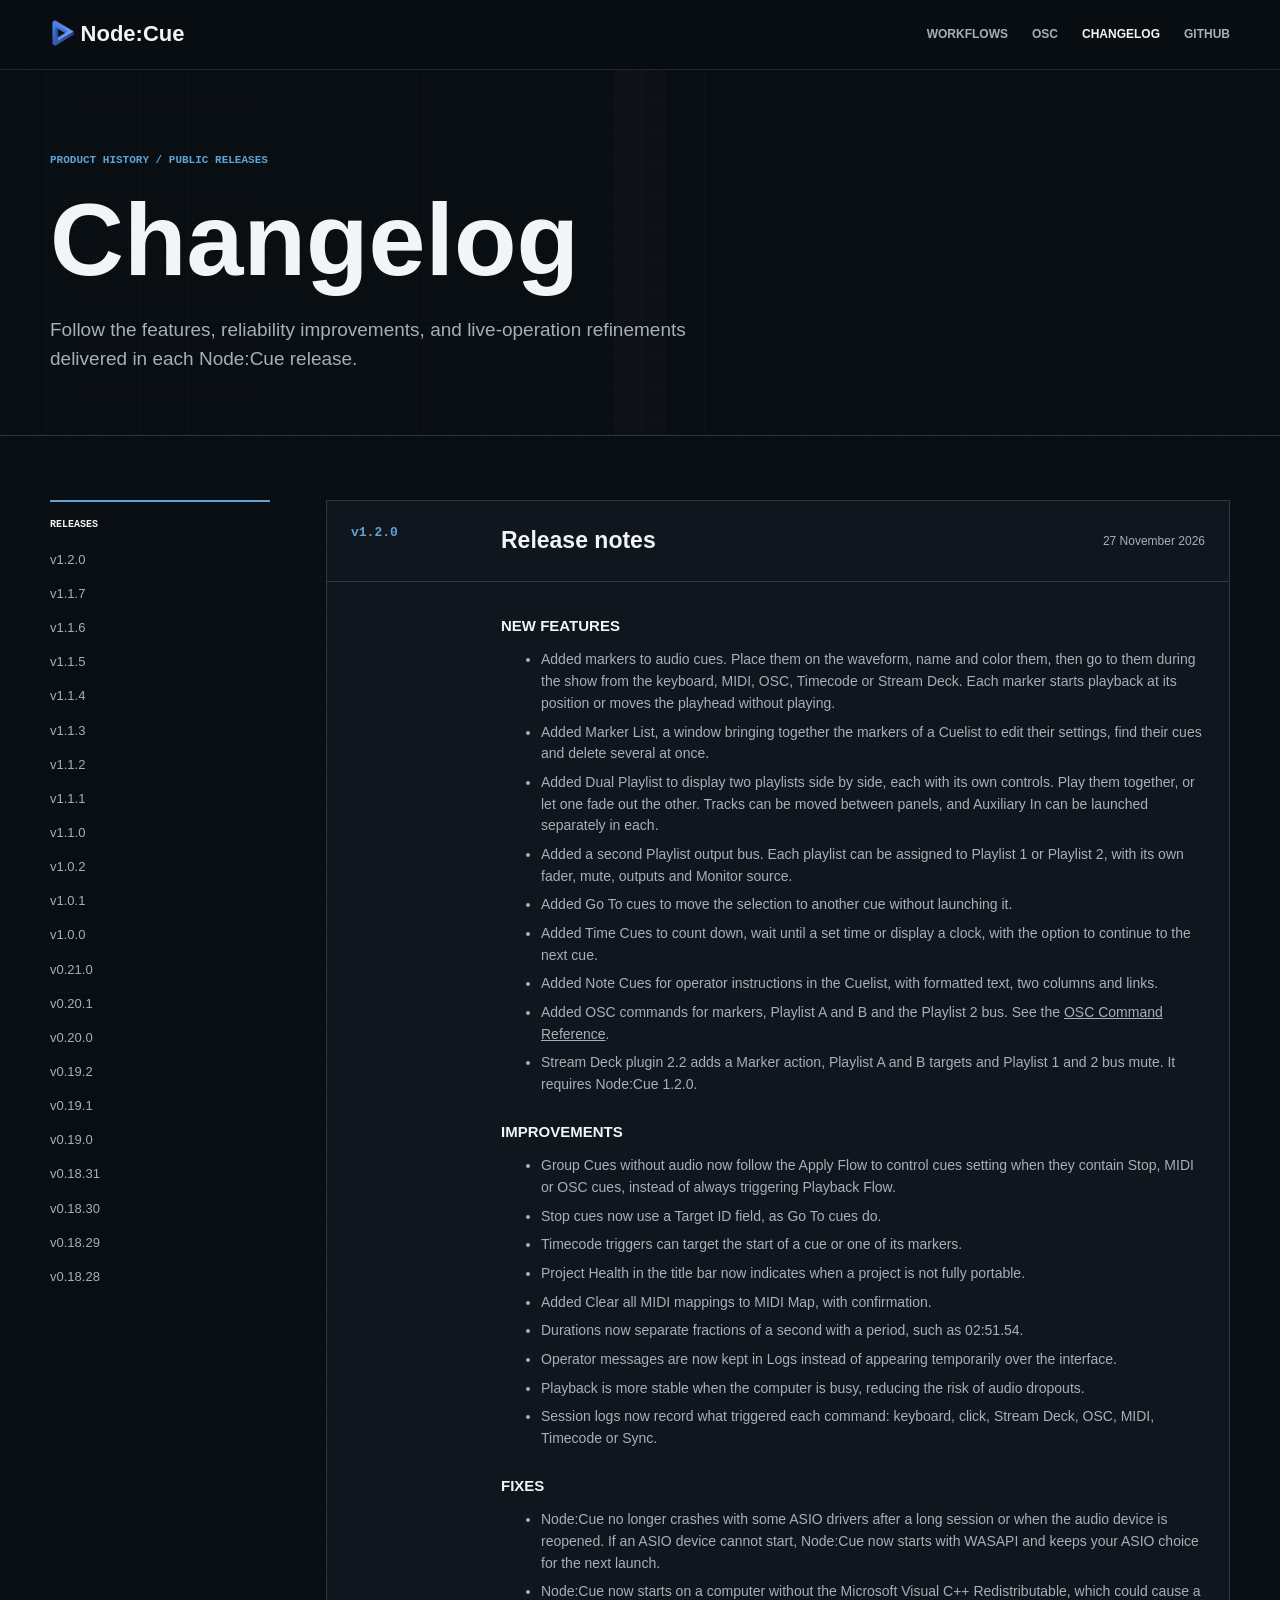
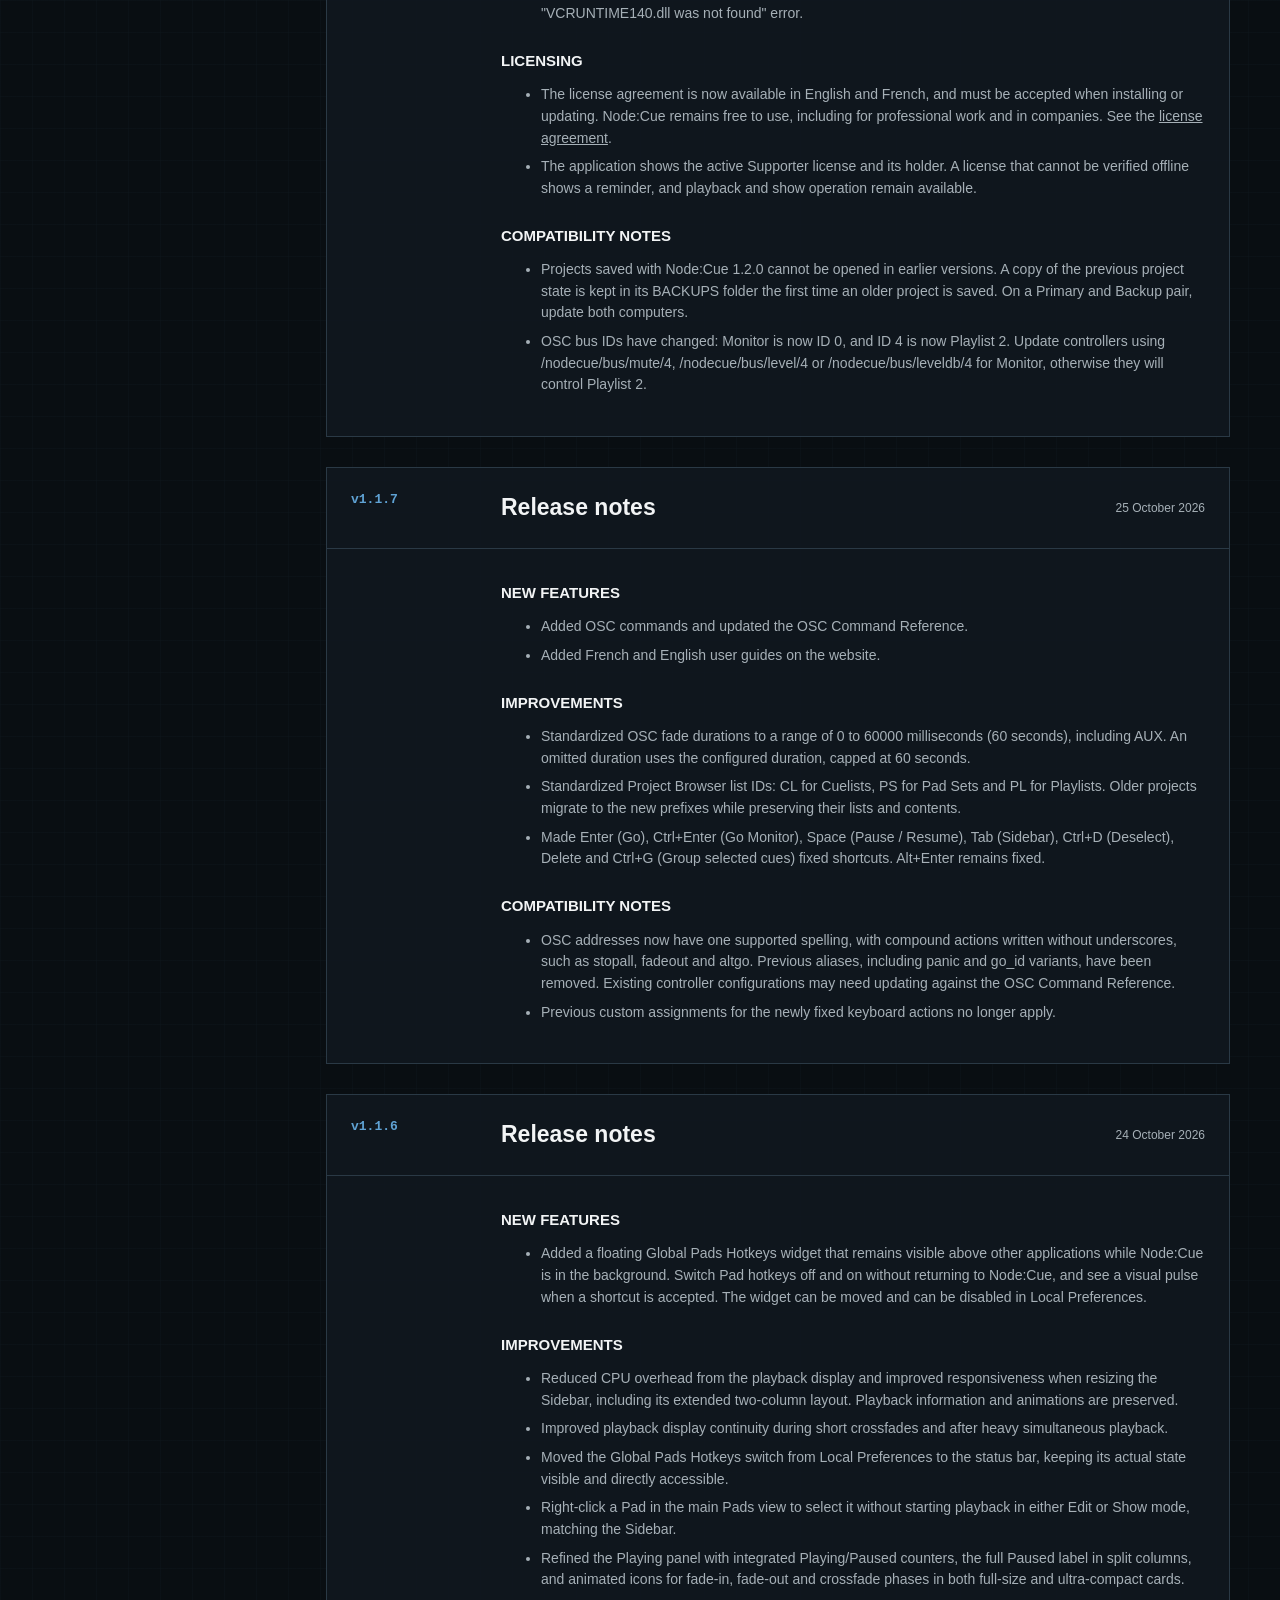
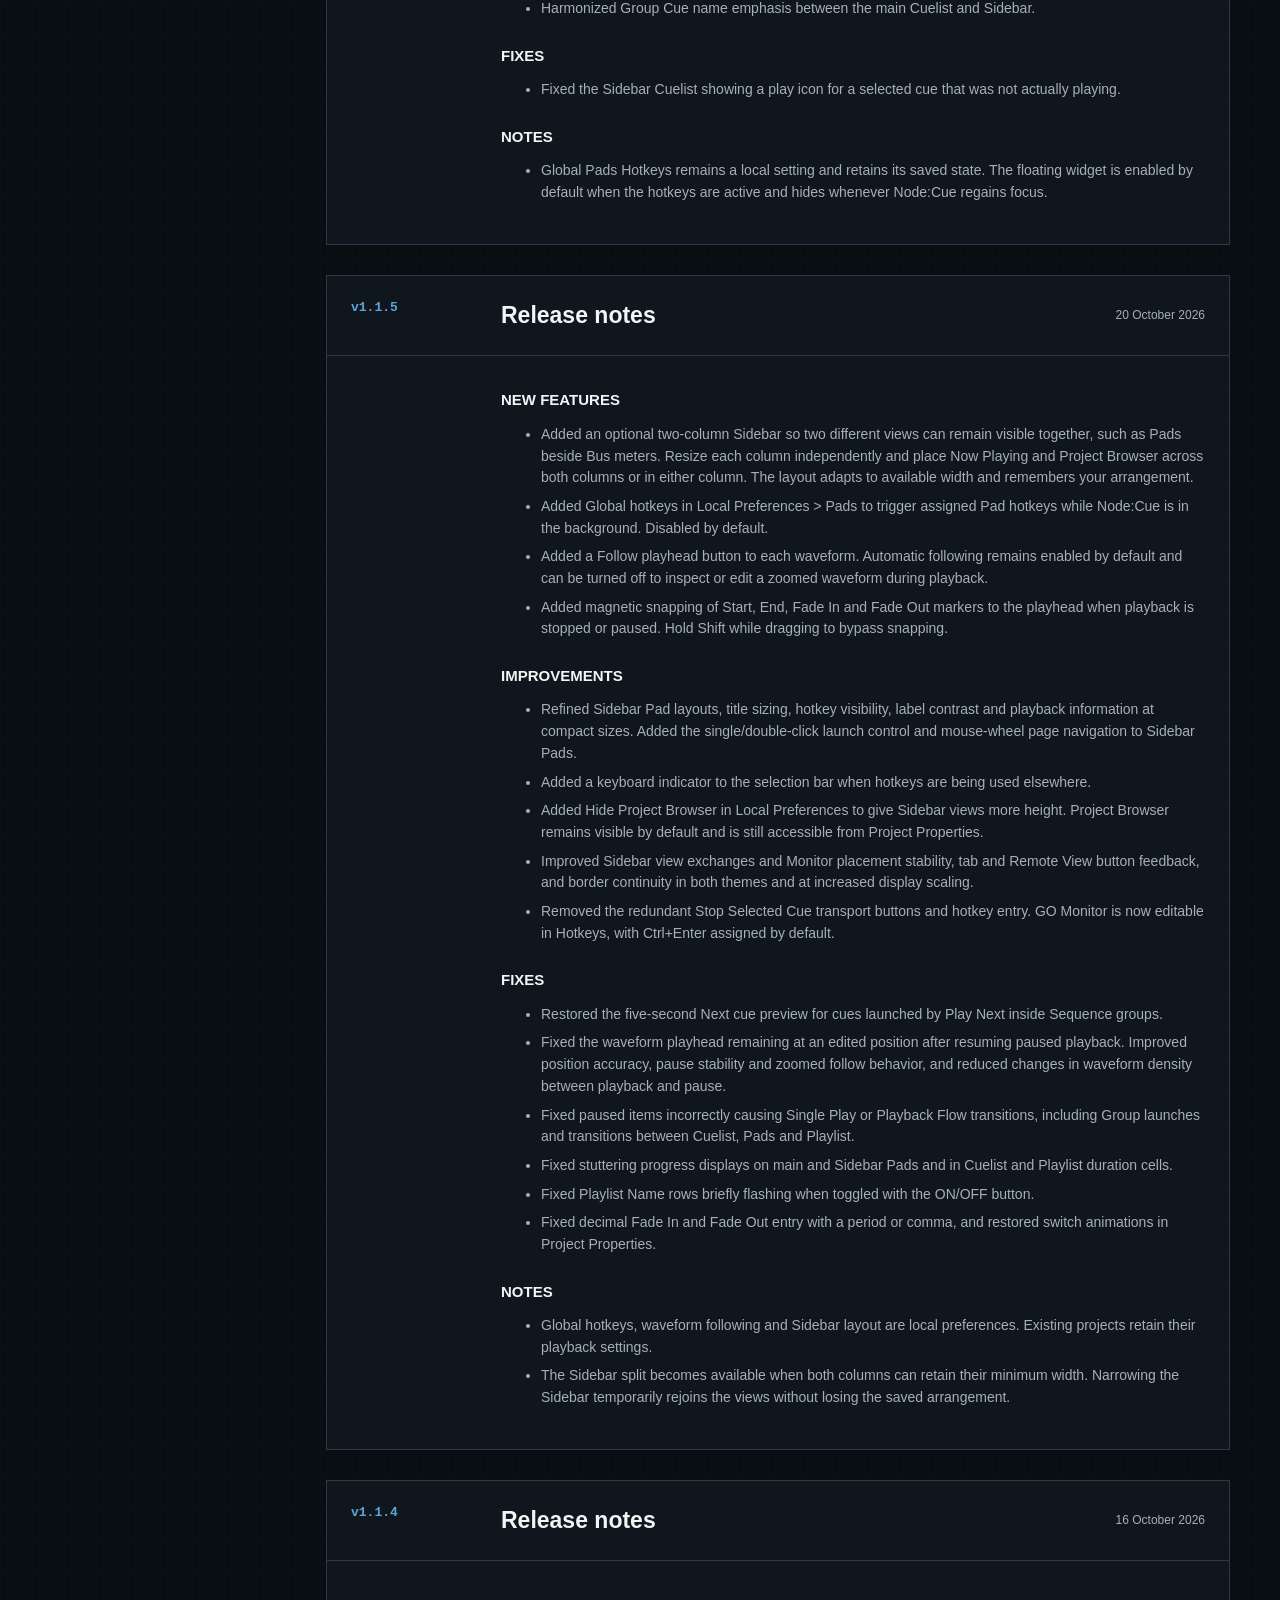
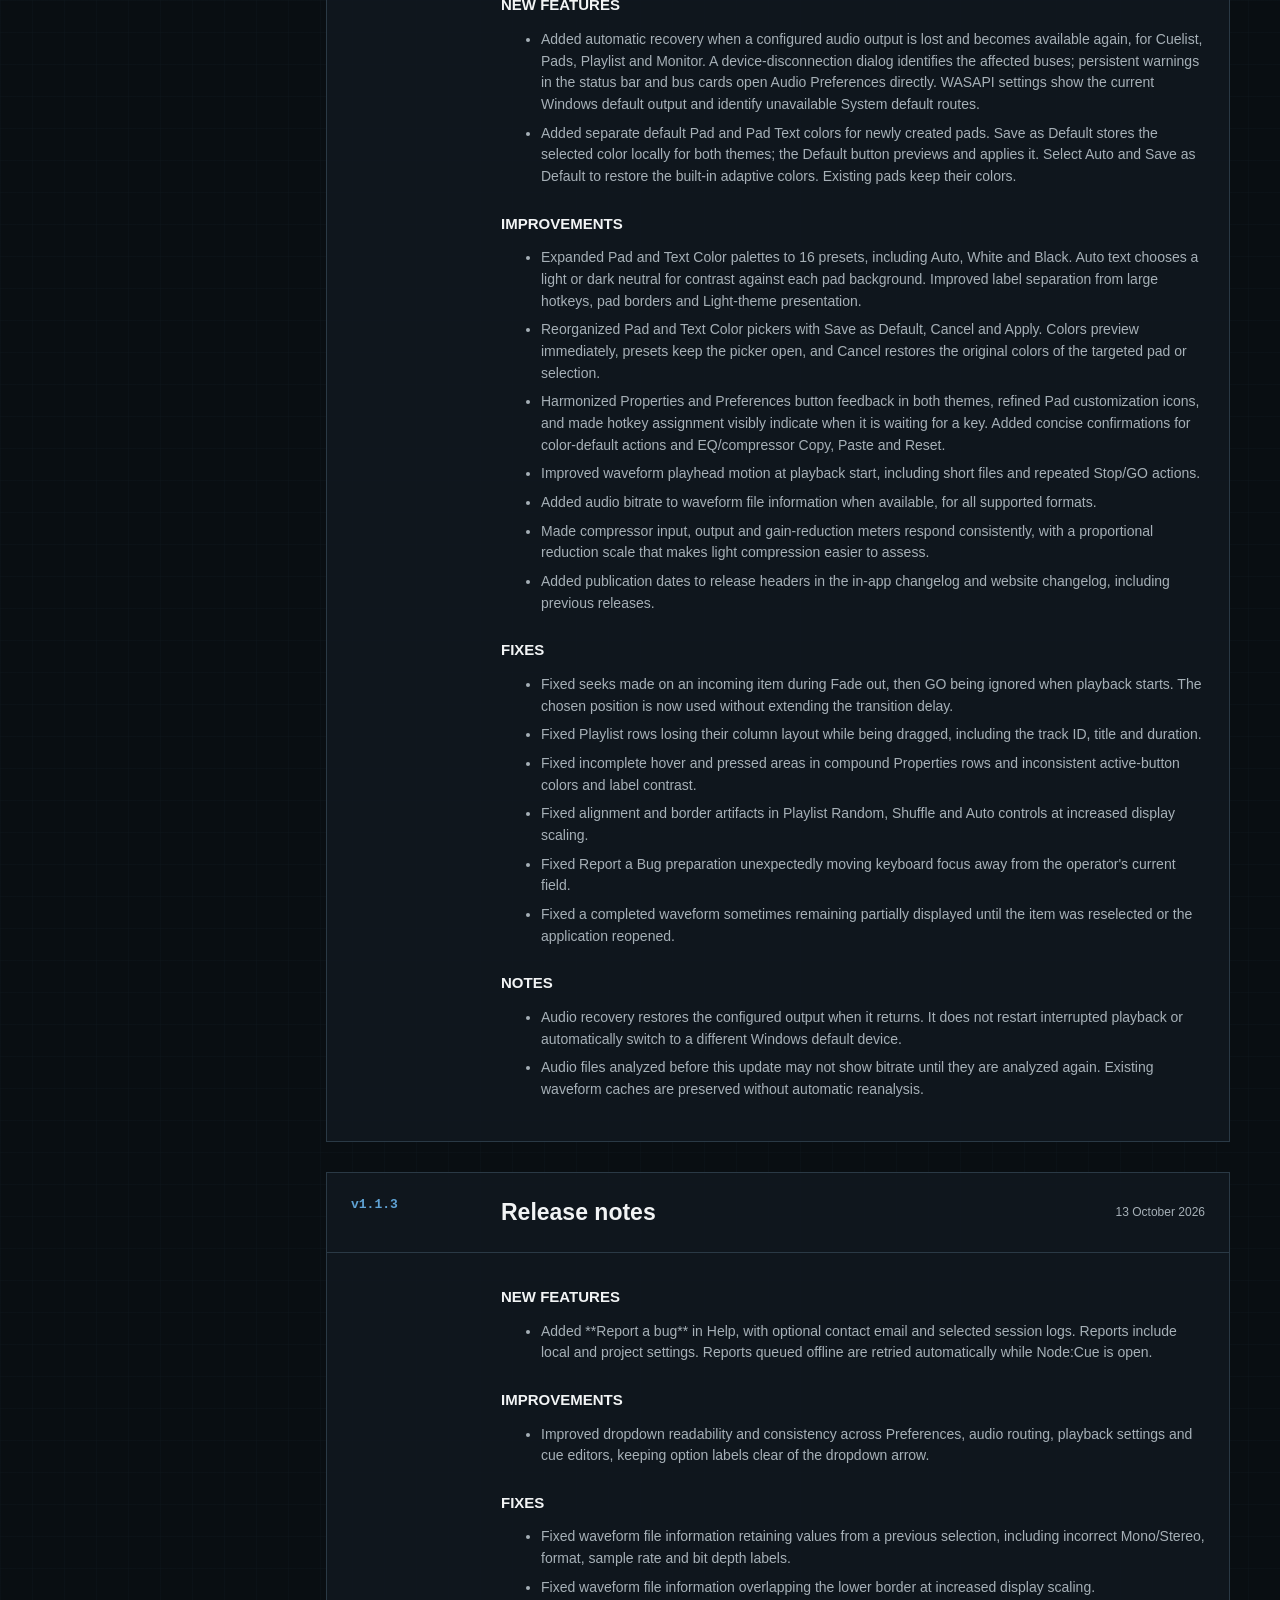
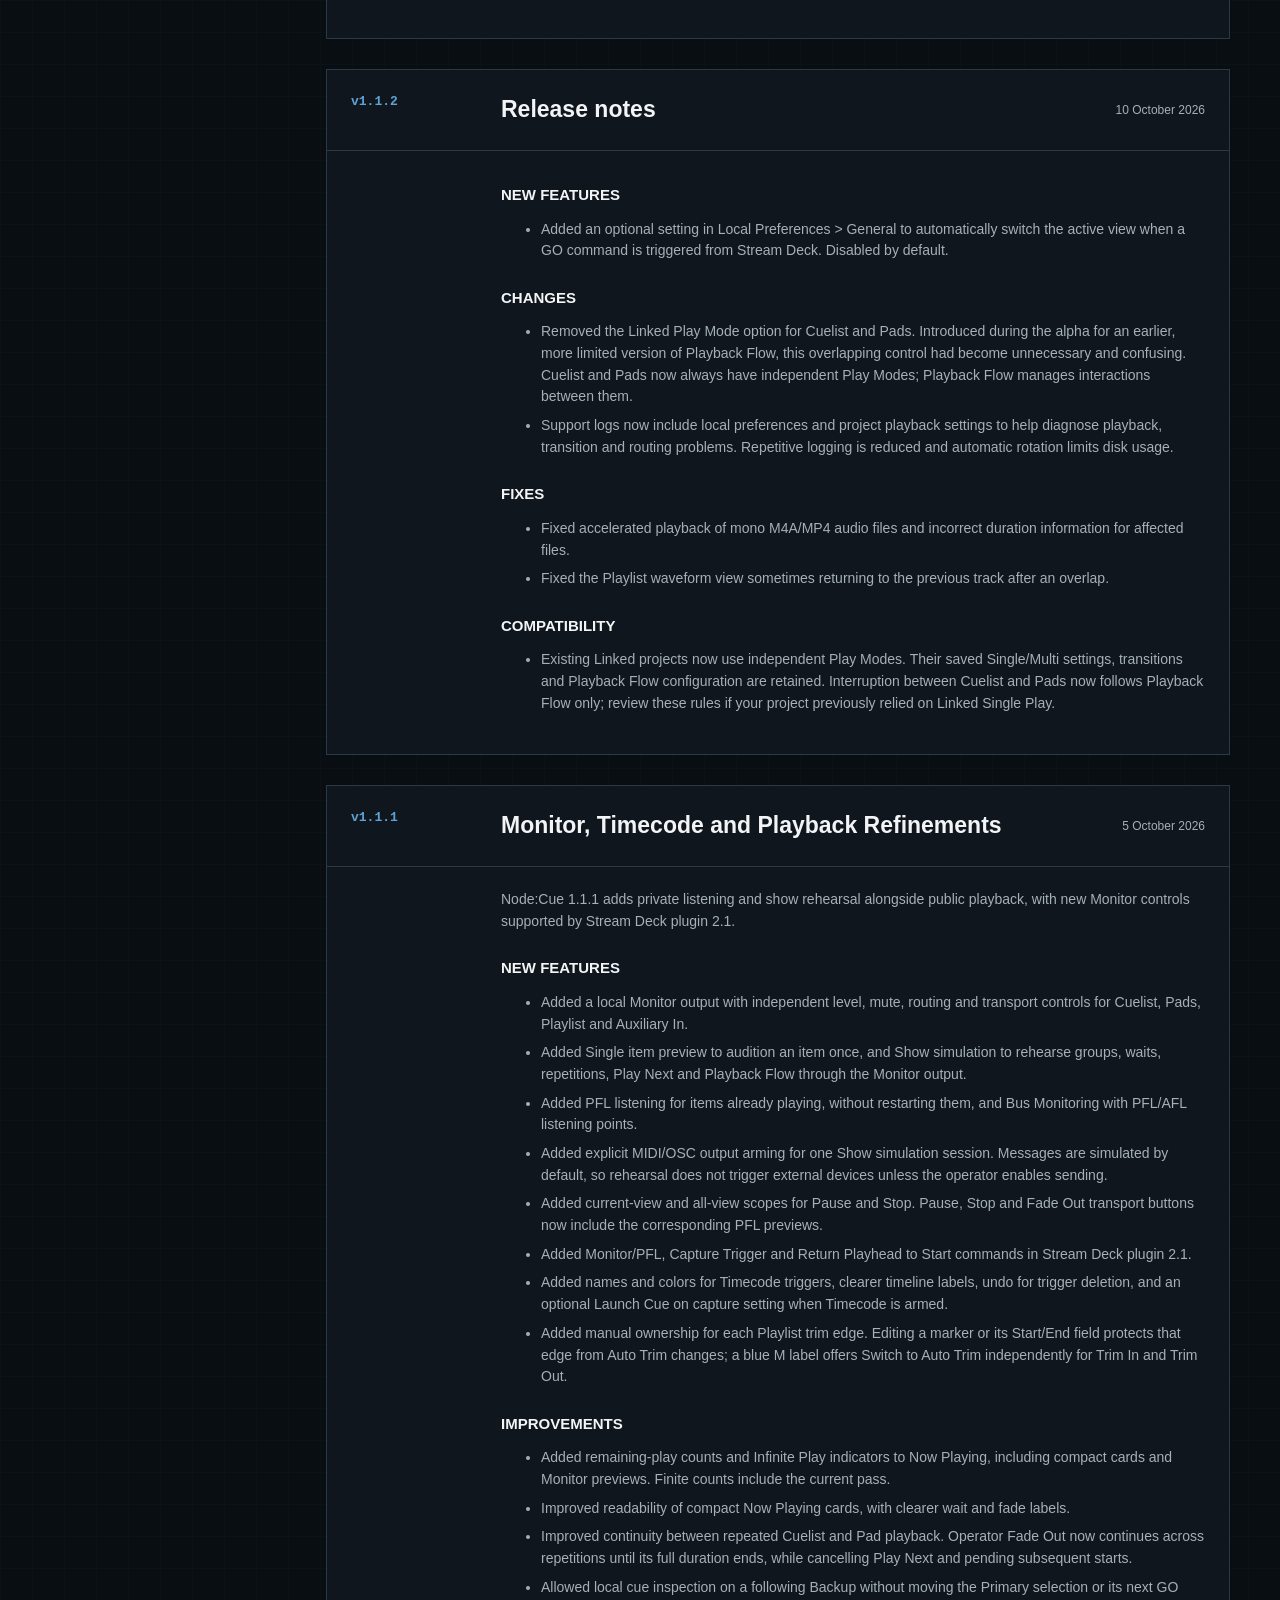
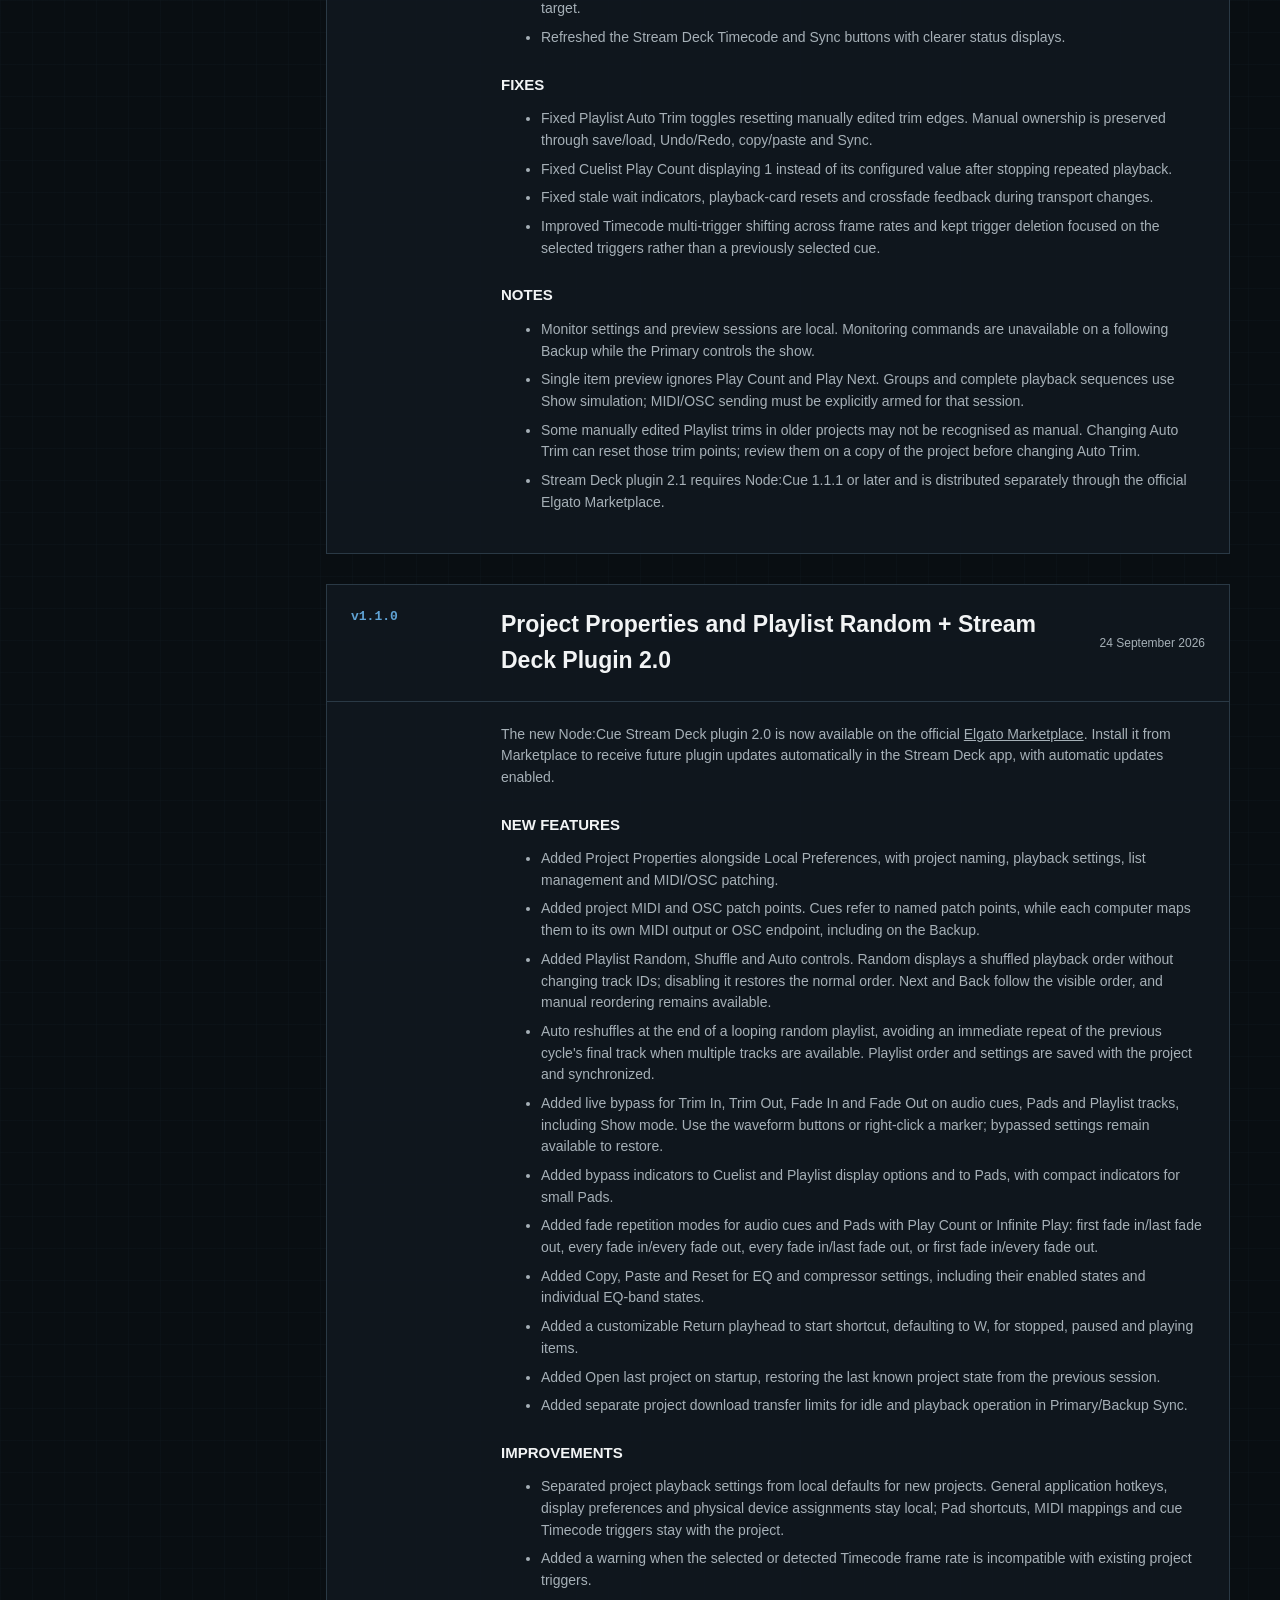
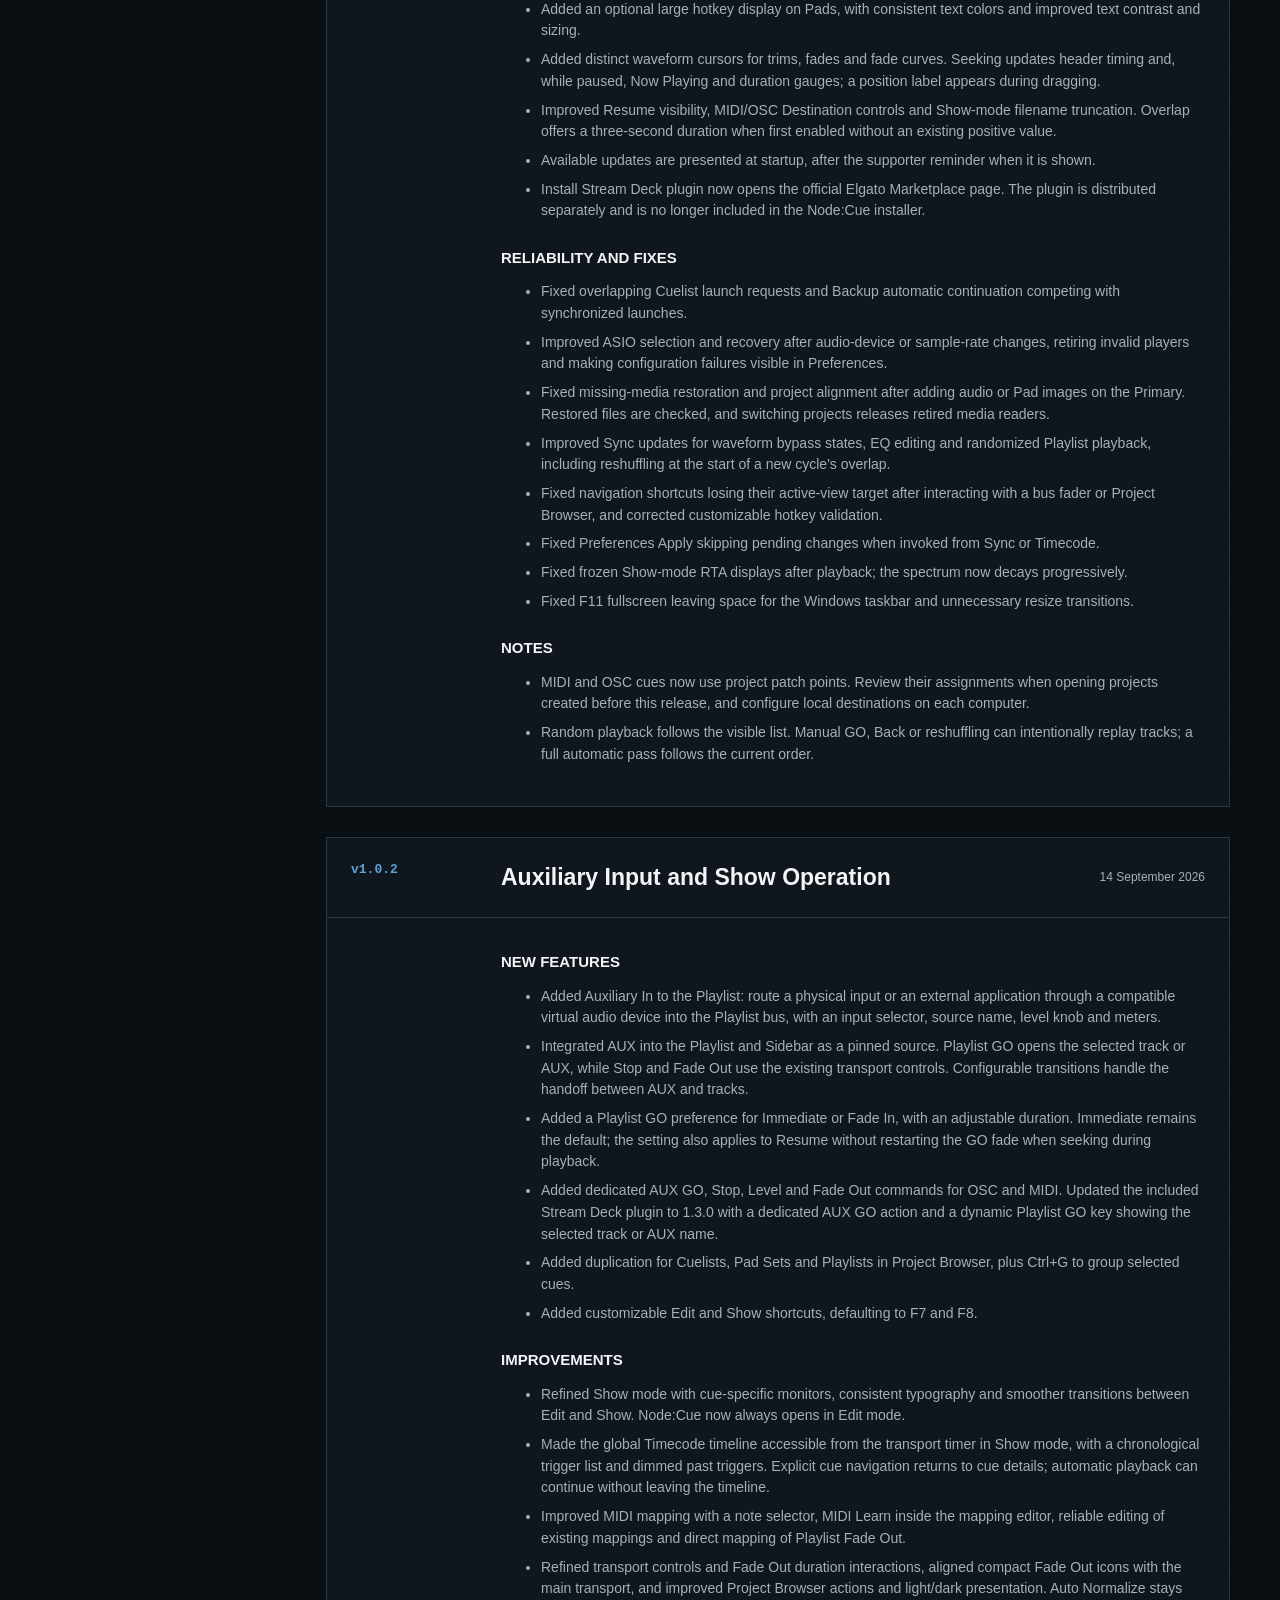
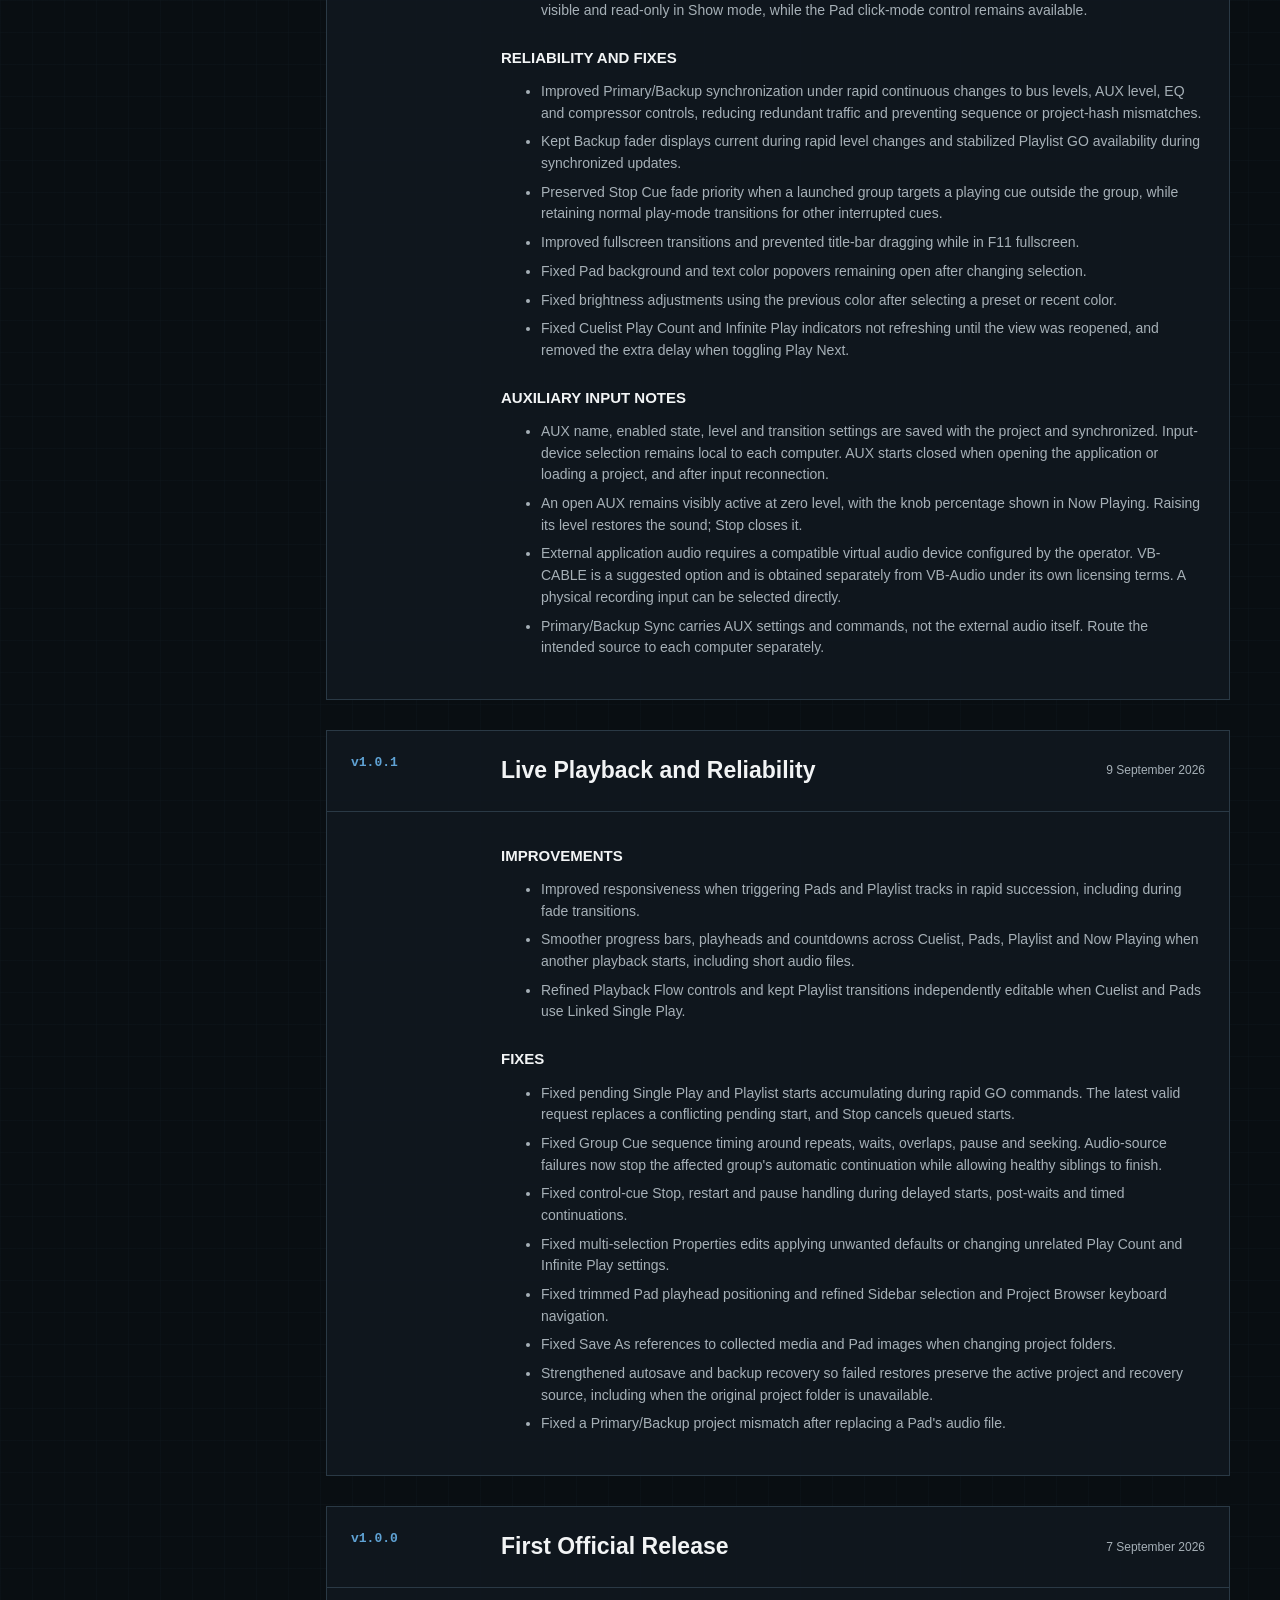
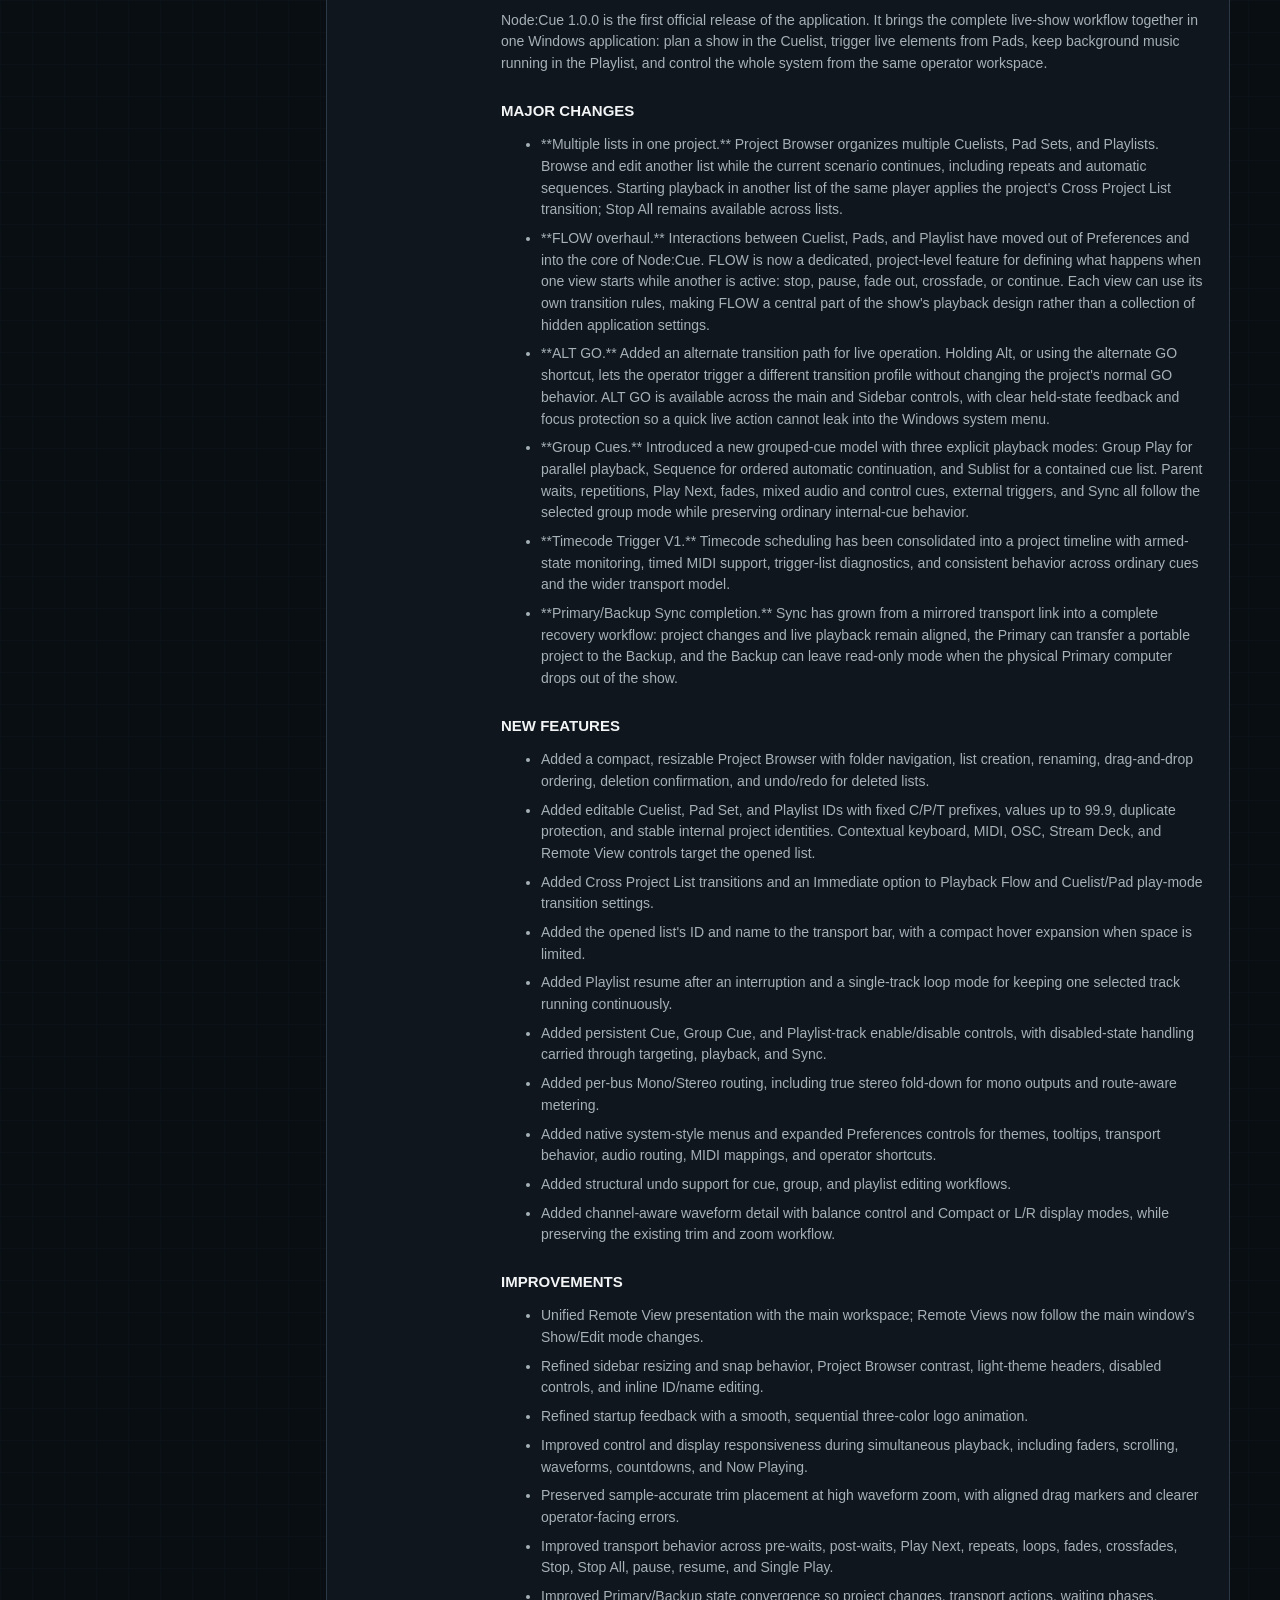
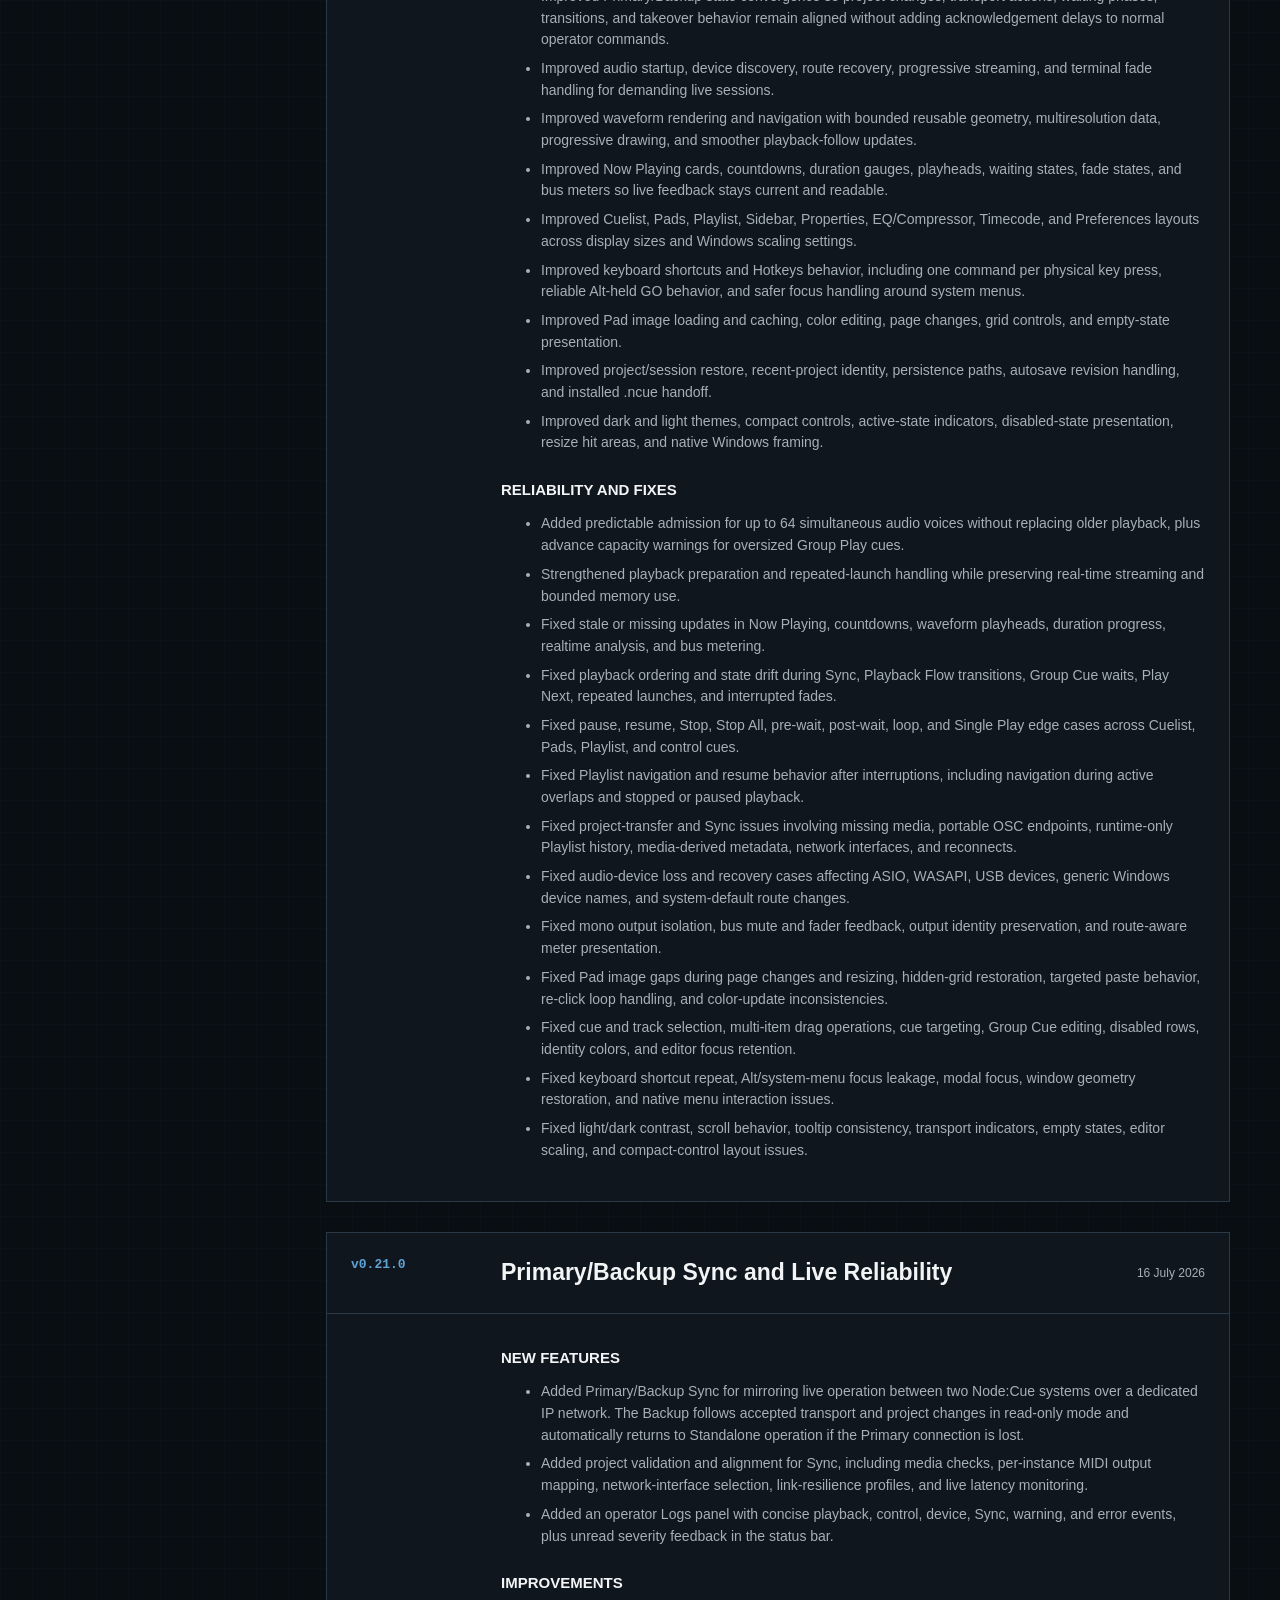
<file: changelog.html>
<!doctype html>
<html lang="en">
<head>
  <meta charset="utf-8">
  <meta name="viewport" content="width=device-width, initial-scale=1">
  <meta name="description" content="Node:Cue release history, new features, improvements, and fixes.">
  <title>Changelog - Node:Cue</title>
  <link rel="icon" href="nodecue-logo-transparent.png">
  <link rel="stylesheet" href="assets/docs.css">
  <link rel="stylesheet" href="assets/brand.css">
</head>
<body>
  <header class="site-header">
    <div class="shell">
      <a class="brand nodecue-brand" href="index.html" aria-label="Node:Cue home"><img class="nodecue-brand-mark" src="nodecue-logo-transparent.png" alt=""><span class="nodecue-brand-name">Node:Cue</span></a>
      <nav class="site-nav" aria-label="Primary navigation">
        <a href="index.html#workflows">Workflows</a>
        <a href="osc.html">OSC</a>
        <a href="changelog.html" aria-current="page">Changelog</a>
        <a href="https://github.com/allanlg/NodeCue">GitHub</a>
      </nav>
    </div>
  </header>

  <main>
    <header class="doc-hero">
      <div class="shell">
        <p class="eyebrow">Product history / Public releases</p>
        <h1>Changelog</h1>
        <p>Follow the features, reliability improvements, and live-operation refinements delivered in each Node:Cue release.</p>
      </div>
    </header>

    <div class="shell doc-layout">
      <nav class="toc" id="release-nav" aria-label="Release navigation"><strong>Releases</strong></nav>
      <div class="doc-content" id="release-list" aria-live="polite">
        <p class="callout" id="loading-state">Loading release history...</p>
        <noscript><p>JavaScript is required to format this page. The <a href="CHANGELOG.md">plain-text changelog</a> remains available.</p></noscript>
      </div>
    </div>
  </main>

  <footer class="site-footer"><div class="shell"><span>Node:Cue / Release history</span><a href="legal.html">Legal notice</a><a href="index.html">Return to Node:Cue</a></div></footer>

  <script>
    const list = document.querySelector("#release-list");
    const nav = document.querySelector("#release-nav");

    const slug = (value) => value
      .toLowerCase()
      .replace(/[^a-z0-9.]+/g, "-")
      .replace(/^-|-$/g, "");

    function appendInlineText(parent, text) {
      const links = /\[([^\]]+)\]\((https:\/\/[^\s)]+)\)/g;
      let end = 0;
      for (const match of text.matchAll(links)) {
        parent.append(document.createTextNode(text.slice(end, match.index)));
        const link = document.createElement("a");
        link.textContent = match[1];
        link.href = match[2];
        parent.append(link);
        end = match.index + match[0].length;
      }
      parent.append(document.createTextNode(text.slice(end)));
    }

    function appendParagraph(parent, text) {
      const paragraph = document.createElement("p");
      appendInlineText(paragraph, text);
      parent.append(paragraph);
    }

    function render(markdown) {
      list.replaceChildren();
      const lines = markdown.replace(/\r/g, "").split("\n");
      let release = null;
      let body = null;
      let bullets = null;

      for (const raw of lines) {
        const line = raw.trim();
        if (!line || line === "# Changelog") {
          bullets = null;
          continue;
        }

        if (line.startsWith("## ")) {
          const heading = line.slice(3);
          const match = heading.match(/^Node:Cue\s+([^\s]+)(?:\s+-\s+(.+))?$/);
          const version = match ? match[1] : heading;
          const title = match?.[2] || "Release notes";
          const id = `release-${slug(version)}`;

          release = document.createElement("article");
          release.className = "release";
          release.id = id;

          const header = document.createElement("header");
          header.className = "release-header";
          const versionLabel = document.createElement("span");
          versionLabel.className = "release-version";
          versionLabel.textContent = `v${version}`;
          const titleLabel = document.createElement("span");
          titleLabel.className = "release-title";
          titleLabel.textContent = title;
          header.append(versionLabel, titleLabel);

          body = document.createElement("div");
          body.className = "release-body";
          release.append(header, body);
          list.append(release);

          const link = document.createElement("a");
          link.href = `#${id}`;
          link.textContent = `v${version}`;
          nav.append(link);
          bullets = null;
          continue;
        }

        if (!body) continue;

        const published = line.match(/^Published: (\d{4}-\d{2}-\d{2})$/);
        if (published) {
          const date = new Date(`${published[1]}T12:00:00Z`);
          if (Number.isFinite(date.getTime()) && date.toISOString().slice(0, 10) === published[1]) {
            const dateLabel = document.createElement("time");
            dateLabel.className = "release-date";
            dateLabel.dateTime = published[1];
            dateLabel.textContent = new Intl.DateTimeFormat("en-GB", {
              day: "numeric", month: "long", year: "numeric", timeZone: "Europe/Paris",
            }).format(date);
            release.querySelector(".release-header").append(dateLabel);
            continue;
          }
        }

        if (line.startsWith("### ")) {
          const heading = document.createElement("h3");
          heading.textContent = line.slice(4);
          body.append(heading);
          bullets = null;
          continue;
        }

        if (line.startsWith("- ")) {
          if (!bullets) {
            bullets = document.createElement("ul");
            body.append(bullets);
          }
          const item = document.createElement("li");
          appendInlineText(item, line.slice(2).replace(/`([^`]+)`/g, "$1"));
          bullets.append(item);
          continue;
        }

        bullets = null;
        appendParagraph(body, line.replace(/`([^`]+)`/g, "$1"));
      }
    }

    fetch("CHANGELOG.md", { cache: "no-store" })
      .then((response) => {
        if (!response.ok) throw new Error(`HTTP ${response.status}`);
        return response.text();
      })
      .then(render)
      .catch(() => {
        list.innerHTML = '<p class="callout">The release history could not be loaded. <a href="CHANGELOG.md">Open the plain-text changelog.</a></p>';
      });
  </script>
  <script data-goatcounter="https://nodecue.goatcounter.com/count" async src="https://gc.zgo.at/count.js"></script>
</body>
</html>
</file>
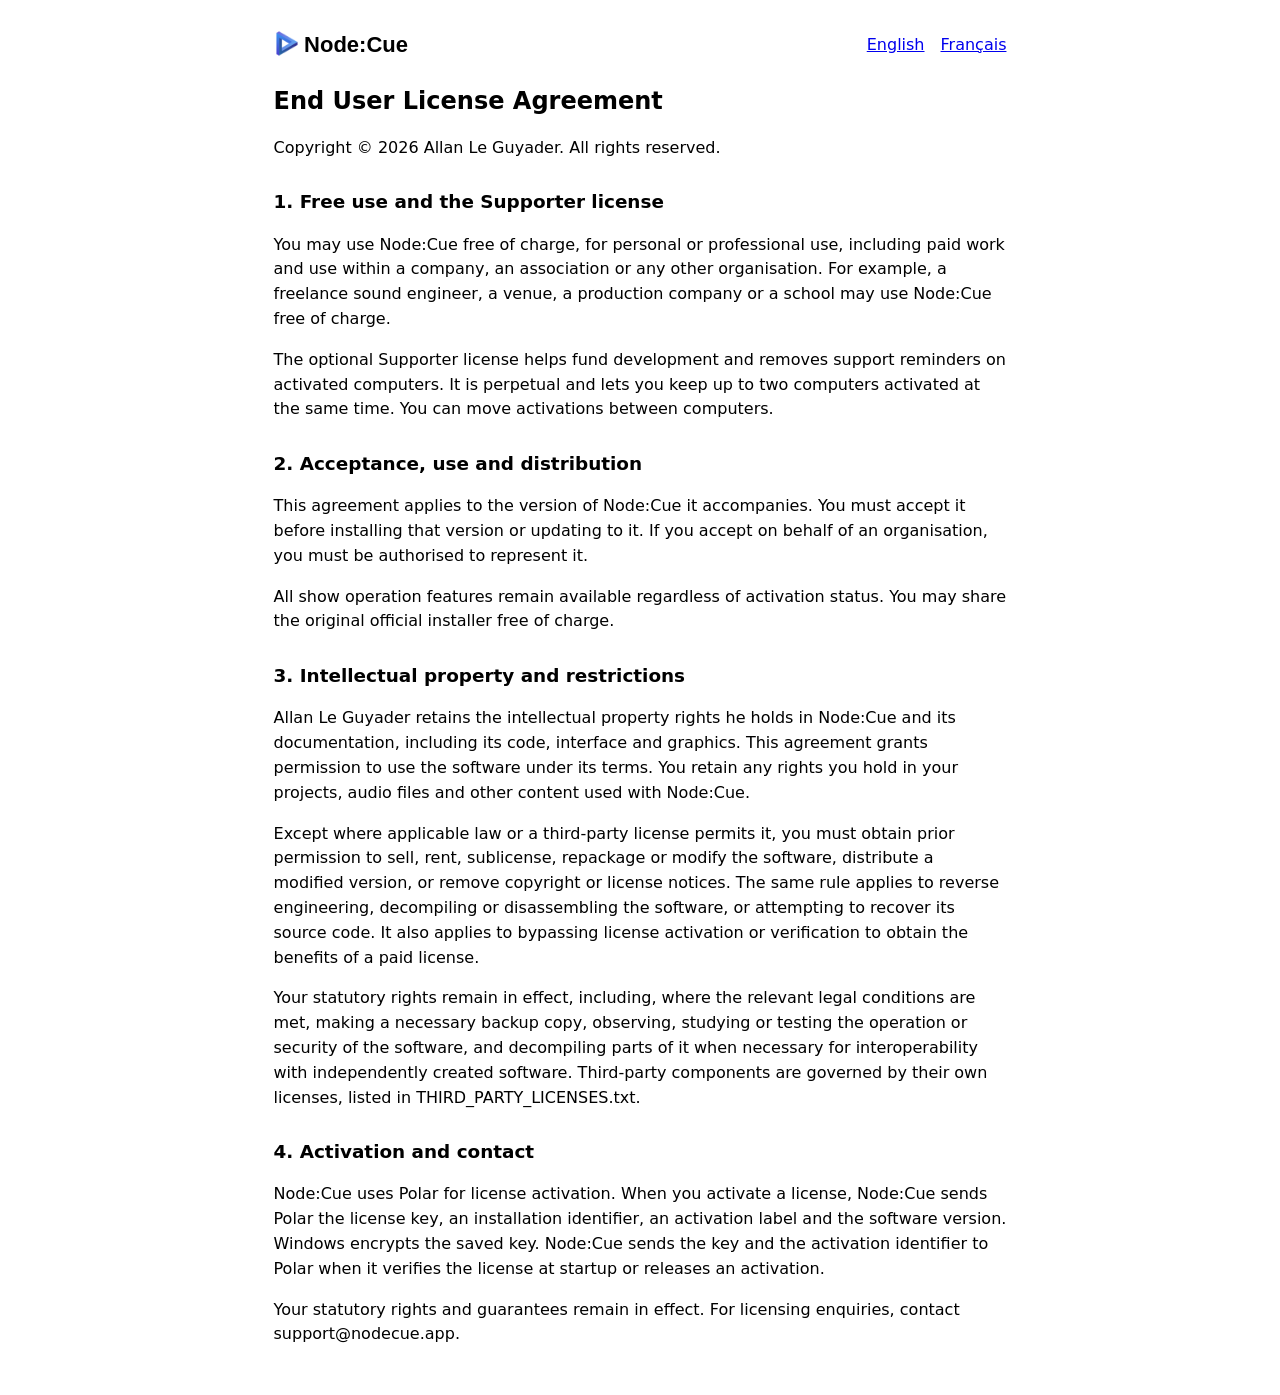
<file: eula.html>
<!doctype html>
<html lang="en">
<head>
  <meta charset="utf-8">
  <meta name="viewport" content="width=device-width, initial-scale=1">
  <title>End User License Agreement | Node:Cue</title>
  <link rel="icon" href="nodecue-logo-transparent.png" type="image/png">
  <link rel="stylesheet" href="assets/brand.css">
  <style>
    :root { color-scheme: light dark; font-family: system-ui, sans-serif; }
    body { max-width: 72ch; margin: auto; padding: 2rem clamp(1rem, 5vw, 2.5rem); line-height: 1.55; }
    header { display: flex; flex-wrap: wrap; justify-content: space-between; align-items: center; gap: .75rem; }
    nav { display: flex; gap: 1rem; }
    h1 { margin-top: 1.25em; line-height: 1.15; }
    h2 { margin-top: 1.5em; font-size: 1.15rem; }
    #fr { display: none; }
    #fr:target { display: block; }
    #fr:target ~ #en { display: none; }
  </style>
</head>
<body>
  <header>
    <a class="nodecue-brand" href="./">
      <img class="nodecue-brand-mark" src="nodecue-logo-transparent.png" alt="">
      <span class="nodecue-brand-name">Node:Cue</span>
    </a>
    <nav aria-label="Language / Langue">
      <a href="#en" lang="en" hreflang="en">English</a>
      <a href="#fr" lang="fr" hreflang="fr">Français</a>
    </nav>
  </header>
  <main>
    <article id="fr" lang="fr">
      <h1>Contrat de licence utilisateur</h1>
      <p>Copyright © 2026 Allan Le Guyader. Tous droits réservés.</p>
      <h2>1. Utilisation gratuite et licence Supporter</h2>
      <p>Vous pouvez utiliser Node:Cue gratuitement, à titre personnel ou professionnel, y compris pour un travail rémunéré et au sein d’une entreprise, d’une association ou de toute autre organisation. Par exemple, un ingénieur du son indépendant, une salle de spectacle, une société de production ou un établissement scolaire peut utiliser Node:Cue gratuitement.</p>
      <p>La licence Supporter est facultative. Elle contribue au financement du développement et retire les rappels de soutien sur les postes activés. Elle est permanente et permet de garder jusqu’à deux postes activés simultanément. Vous pouvez transférer les activations d’un poste à un autre.</p>
      <h2>2. Acceptation, utilisation et distribution</h2>
      <p>Ce contrat s’applique à la version de Node:Cue qu’il accompagne. Vous devez l’accepter avant d’installer cette version ou d’effectuer une mise à jour vers celle-ci. Si vous acceptez au nom d’une organisation, vous devez être habilité à la représenter.</p>
      <p>Toutes les fonctions de régie restent accessibles quel que soit l’état de l’activation. Vous pouvez partager gratuitement l’installateur officiel d’origine.</p>
      <h2>3. Propriété intellectuelle et restrictions</h2>
      <p>Allan Le Guyader conserve les droits de propriété intellectuelle qu’il détient sur Node:Cue et sa documentation, notamment sur son code, son interface et ses éléments graphiques. Ce contrat vous accorde le droit d’utiliser le logiciel dans les conditions qu’il prévoit. Vous conservez les droits que vous détenez sur vos projets, vos fichiers audio et les autres contenus utilisés avec Node:Cue.</p>
      <p>Sauf dans les cas permis par la loi applicable ou par une licence tierce, vous devez obtenir une autorisation préalable pour vendre, louer, sous-licencier, reconditionner ou modifier le logiciel, distribuer une version modifiée ou retirer les mentions de droit d’auteur ou de licence. La même règle s’applique à la rétro-ingénierie, à la décompilation, au désassemblage et aux tentatives de récupération du code source. Elle s’applique aussi au contournement de l’activation ou de la vérification dans le but d’obtenir les avantages d’une licence payante.</p>
      <p>Vos droits légaux continuent de s’appliquer, notamment, lorsque les conditions prévues par la loi sont réunies, la réalisation d’une copie de sauvegarde nécessaire, l’observation, l’étude ou le test du fonctionnement ou de la sécurité du logiciel, ainsi que la décompilation des parties nécessaires à l’interopérabilité avec un logiciel créé de façon indépendante. Les composants tiers restent soumis à leurs propres licences, répertoriées dans THIRD_PARTY_LICENSES.txt.</p>
      <h2>4. Activation et contact</h2>
      <p>Node:Cue utilise Polar pour activer les licences. À l’activation, Node:Cue transmet à Polar la clé de licence, un identifiant d’installation, un libellé d’activation et la version du logiciel. Windows chiffre la clé enregistrée. Node:Cue transmet la clé et l’identifiant d’activation à Polar pour vérifier la licence au démarrage ou libérer une activation.</p>
      <p>Vos droits et garanties légales continuent de s’appliquer. Pour toute question sur les licences, écrivez à support@nodecue.app.</p>
    </article>
    <article id="en" lang="en">
      <h1>End User License Agreement</h1>
      <p>Copyright © 2026 Allan Le Guyader. All rights reserved.</p>
      <h2>1. Free use and the Supporter license</h2>
      <p>You may use Node:Cue free of charge, for personal or professional use, including paid work and use within a company, an association or any other organisation. For example, a freelance sound engineer, a venue, a production company or a school may use Node:Cue free of charge.</p>
      <p>The optional Supporter license helps fund development and removes support reminders on activated computers. It is perpetual and lets you keep up to two computers activated at the same time. You can move activations between computers.</p>
      <h2>2. Acceptance, use and distribution</h2>
      <p>This agreement applies to the version of Node:Cue it accompanies. You must accept it before installing that version or updating to it. If you accept on behalf of an organisation, you must be authorised to represent it.</p>
      <p>All show operation features remain available regardless of activation status. You may share the original official installer free of charge.</p>
      <h2>3. Intellectual property and restrictions</h2>
      <p>Allan Le Guyader retains the intellectual property rights he holds in Node:Cue and its documentation, including its code, interface and graphics. This agreement grants permission to use the software under its terms. You retain any rights you hold in your projects, audio files and other content used with Node:Cue.</p>
      <p>Except where applicable law or a third-party license permits it, you must obtain prior permission to sell, rent, sublicense, repackage or modify the software, distribute a modified version, or remove copyright or license notices. The same rule applies to reverse engineering, decompiling or disassembling the software, or attempting to recover its source code. It also applies to bypassing license activation or verification to obtain the benefits of a paid license.</p>
      <p>Your statutory rights remain in effect, including, where the relevant legal conditions are met, making a necessary backup copy, observing, studying or testing the operation or security of the software, and decompiling parts of it when necessary for interoperability with independently created software. Third-party components are governed by their own licenses, listed in THIRD_PARTY_LICENSES.txt.</p>
      <h2>4. Activation and contact</h2>
      <p>Node:Cue uses Polar for license activation. When you activate a license, Node:Cue sends Polar the license key, an installation identifier, an activation label and the software version. Windows encrypts the saved key. Node:Cue sends the key and the activation identifier to Polar when it verifies the license at startup or releases an activation.</p>
      <p>Your statutory rights and guarantees remain in effect. For licensing enquiries, contact support@nodecue.app.</p>
    </article>
  </main>
</body>
</html>
</file>
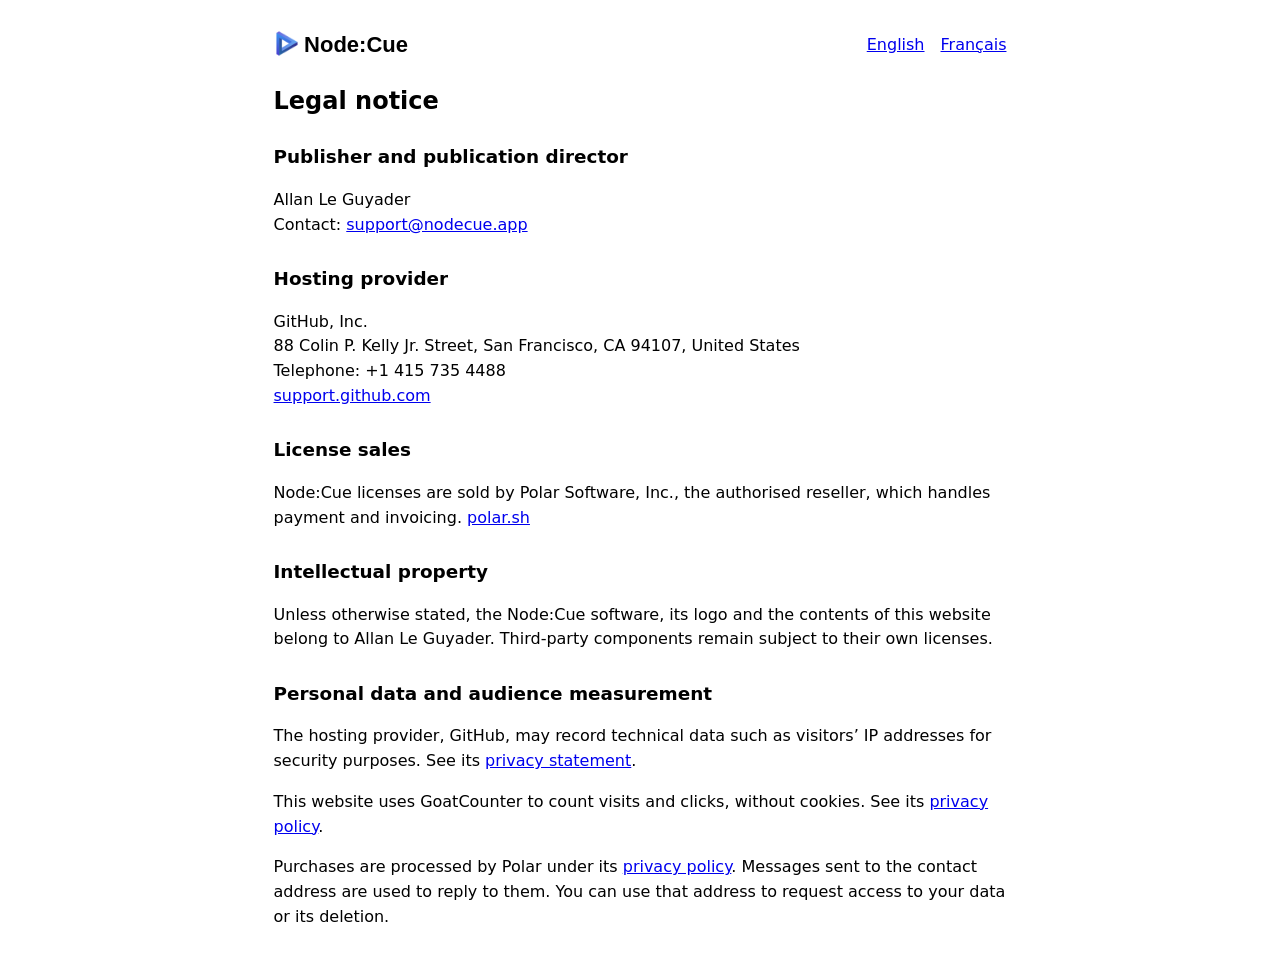
<file: legal.html>
<!doctype html>
<html lang="en">
<head>
  <meta charset="utf-8">
  <meta name="viewport" content="width=device-width, initial-scale=1">
  <title>Legal notice | Node:Cue</title>
  <link rel="icon" href="nodecue-logo-transparent.png" type="image/png">
  <link rel="stylesheet" href="assets/brand.css">
  <style>
    :root { color-scheme: light dark; font-family: system-ui, sans-serif; }
    body { max-width: 72ch; margin: auto; padding: 2rem clamp(1rem, 5vw, 2.5rem); line-height: 1.55; }
    header { display: flex; flex-wrap: wrap; justify-content: space-between; align-items: center; gap: .75rem; }
    nav { display: flex; gap: 1rem; }
    h1 { margin-top: 1.25em; line-height: 1.15; }
    h2 { margin-top: 1.5em; font-size: 1.15rem; }
    #fr { display: none; }
    #fr:target { display: block; }
    #fr:target ~ #en { display: none; }
  </style>
</head>
<body>
  <header>
    <a class="nodecue-brand" href="./">
      <img class="nodecue-brand-mark" src="nodecue-logo-transparent.png" alt="">
      <span class="nodecue-brand-name">Node:Cue</span>
    </a>
    <nav aria-label="Language / Langue">
      <a href="#en" lang="en" hreflang="en">English</a>
      <a href="#fr" lang="fr" hreflang="fr">Français</a>
    </nav>
  </header>
  <main>
    <article id="fr" lang="fr">
      <h1>Mentions légales</h1>
      <h2>Éditeur et directeur de la publication</h2>
      <p>Allan Le Guyader<br>Contact : <a href="mailto:support@nodecue.app">support@nodecue.app</a></p>
      <h2>Hébergeur</h2>
      <p>GitHub, Inc.<br>88 Colin P. Kelly Jr. Street, San Francisco, CA 94107, États-Unis<br>Téléphone : +1 415 735 4488<br><a href="https://support.github.com">support.github.com</a></p>
      <h2>Vente des licences</h2>
      <p>Les licences Node:Cue sont vendues par Polar Software, Inc., revendeur officiel, qui assure le paiement et la facturation. <a href="https://polar.sh">polar.sh</a></p>
      <h2>Propriété intellectuelle</h2>
      <p>Sauf indication contraire, le logiciel Node:Cue, son logo et les contenus de ce site sont la propriété d’Allan Le Guyader. Les composants tiers restent soumis à leurs licences respectives.</p>
      <h2>Données personnelles et mesure d’audience</h2>
      <p>L’hébergeur GitHub peut enregistrer des données techniques, comme l’adresse IP des visiteurs, pour des raisons de sécurité. Voir sa <a href="https://docs.github.com/site-policy/privacy-policies/github-general-privacy-statement">politique de confidentialité</a>.</p>
      <p>Ce site utilise GoatCounter pour compter les visites et les clics, sans cookie. Voir sa <a href="https://www.goatcounter.com/help/privacy">politique de confidentialité</a>.</p>
      <p>Les achats sont traités par Polar selon sa <a href="https://polar.sh/legal/privacy-policy">politique de confidentialité</a>. Les messages envoyés à l’adresse de contact servent à y répondre. Vous pouvez demander l’accès à vos données ou leur suppression à cette adresse.</p>
    </article>
    <article id="en" lang="en">
      <h1>Legal notice</h1>
      <h2>Publisher and publication director</h2>
      <p>Allan Le Guyader<br>Contact: <a href="mailto:support@nodecue.app">support@nodecue.app</a></p>
      <h2>Hosting provider</h2>
      <p>GitHub, Inc.<br>88 Colin P. Kelly Jr. Street, San Francisco, CA 94107, United States<br>Telephone: +1 415 735 4488<br><a href="https://support.github.com">support.github.com</a></p>
      <h2>License sales</h2>
      <p>Node:Cue licenses are sold by Polar Software, Inc., the authorised reseller, which handles payment and invoicing. <a href="https://polar.sh">polar.sh</a></p>
      <h2>Intellectual property</h2>
      <p>Unless otherwise stated, the Node:Cue software, its logo and the contents of this website belong to Allan Le Guyader. Third-party components remain subject to their own licenses.</p>
      <h2>Personal data and audience measurement</h2>
      <p>The hosting provider, GitHub, may record technical data such as visitors’ IP addresses for security purposes. See its <a href="https://docs.github.com/site-policy/privacy-policies/github-general-privacy-statement">privacy statement</a>.</p>
      <p>This website uses GoatCounter to count visits and clicks, without cookies. See its <a href="https://www.goatcounter.com/help/privacy">privacy policy</a>.</p>
      <p>Purchases are processed by Polar under its <a href="https://polar.sh/legal/privacy-policy">privacy policy</a>. Messages sent to the contact address are used to reply to them. You can use that address to request access to your data or its deletion.</p>
    </article>
  </main>
</body>
</html>
</file>
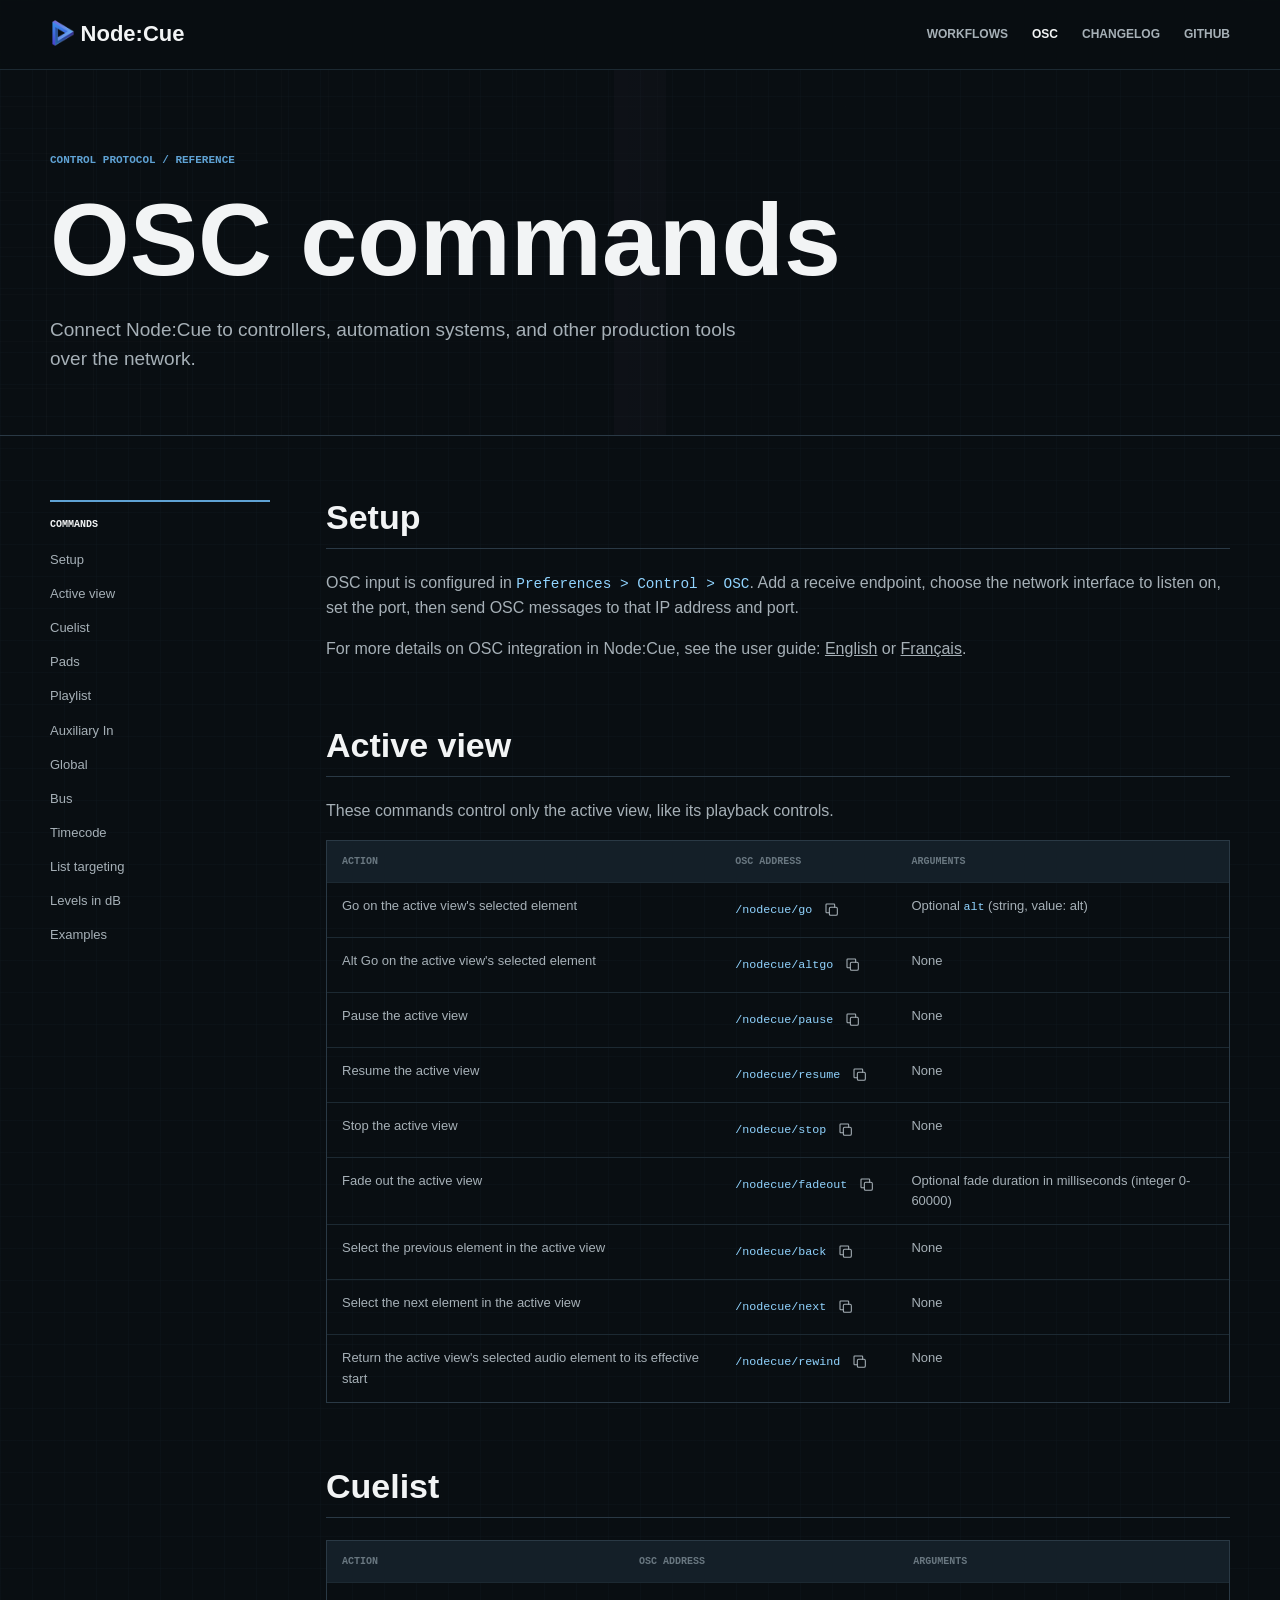
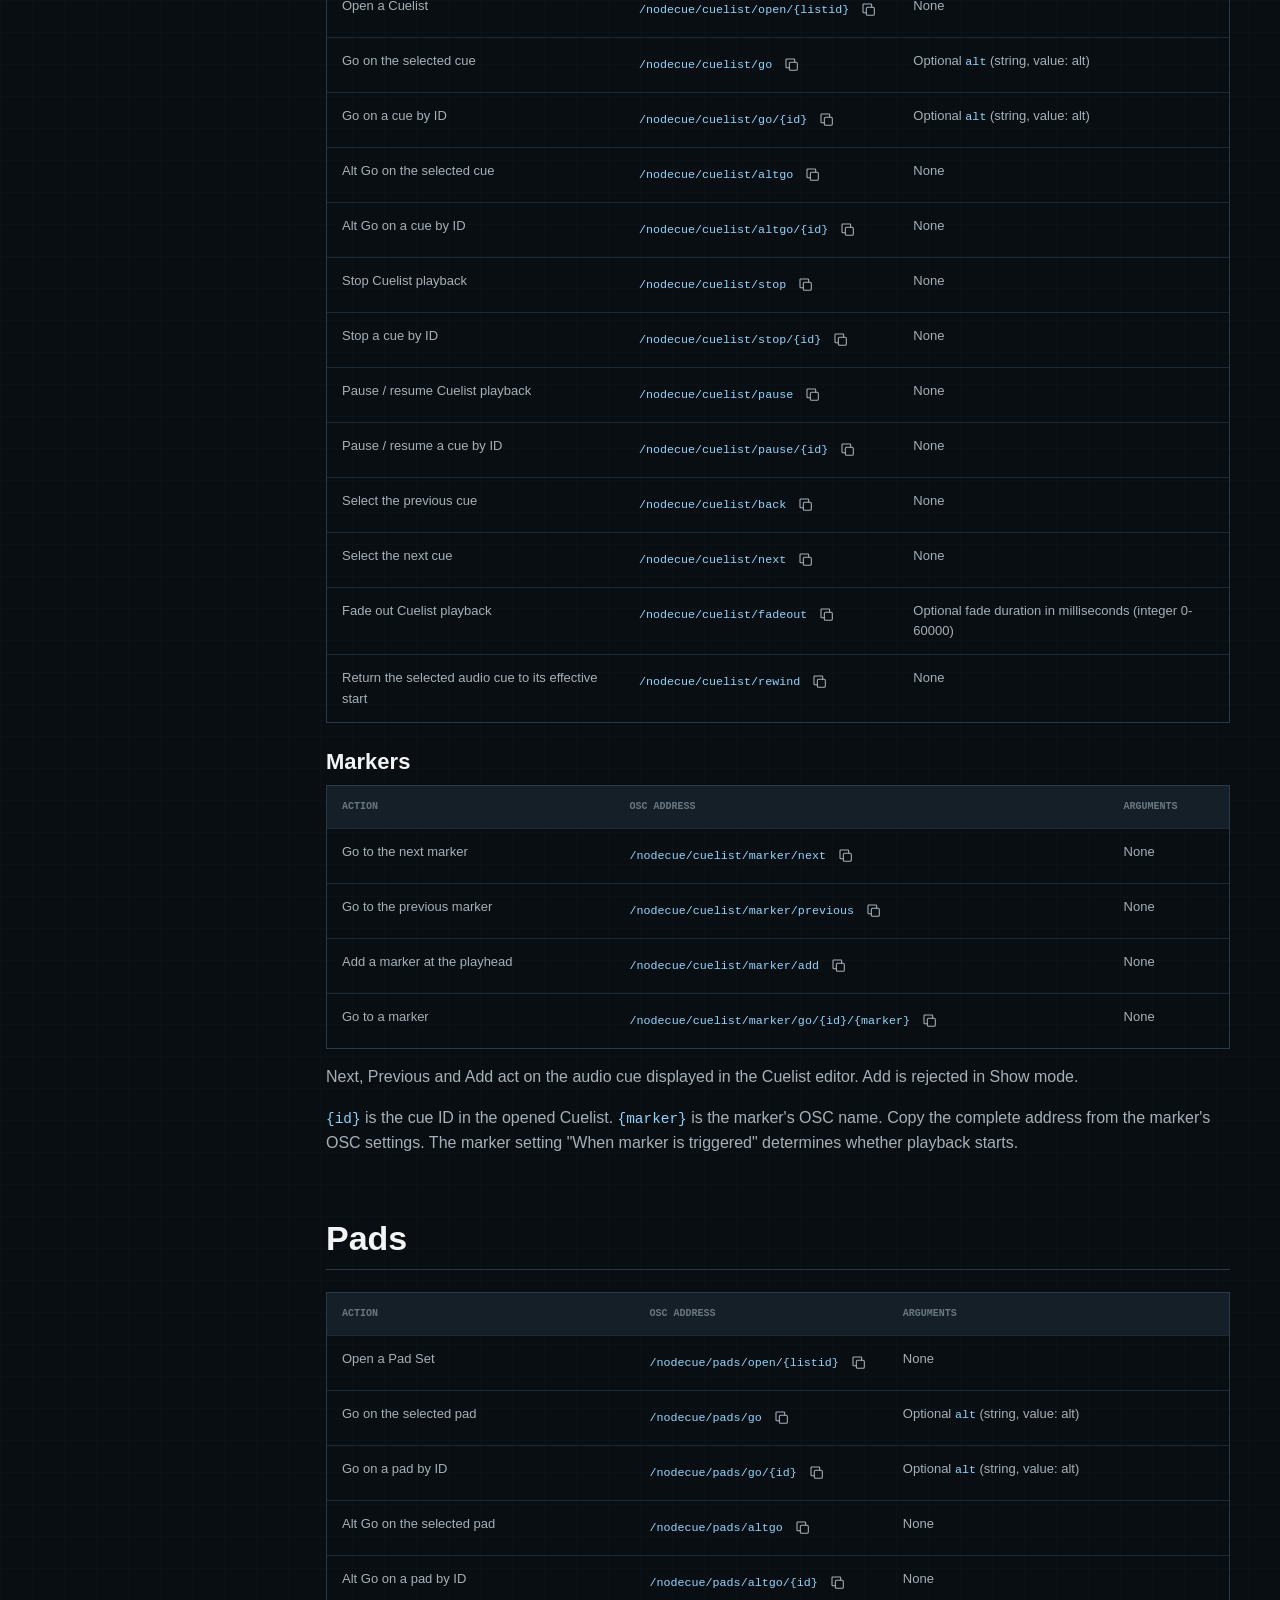
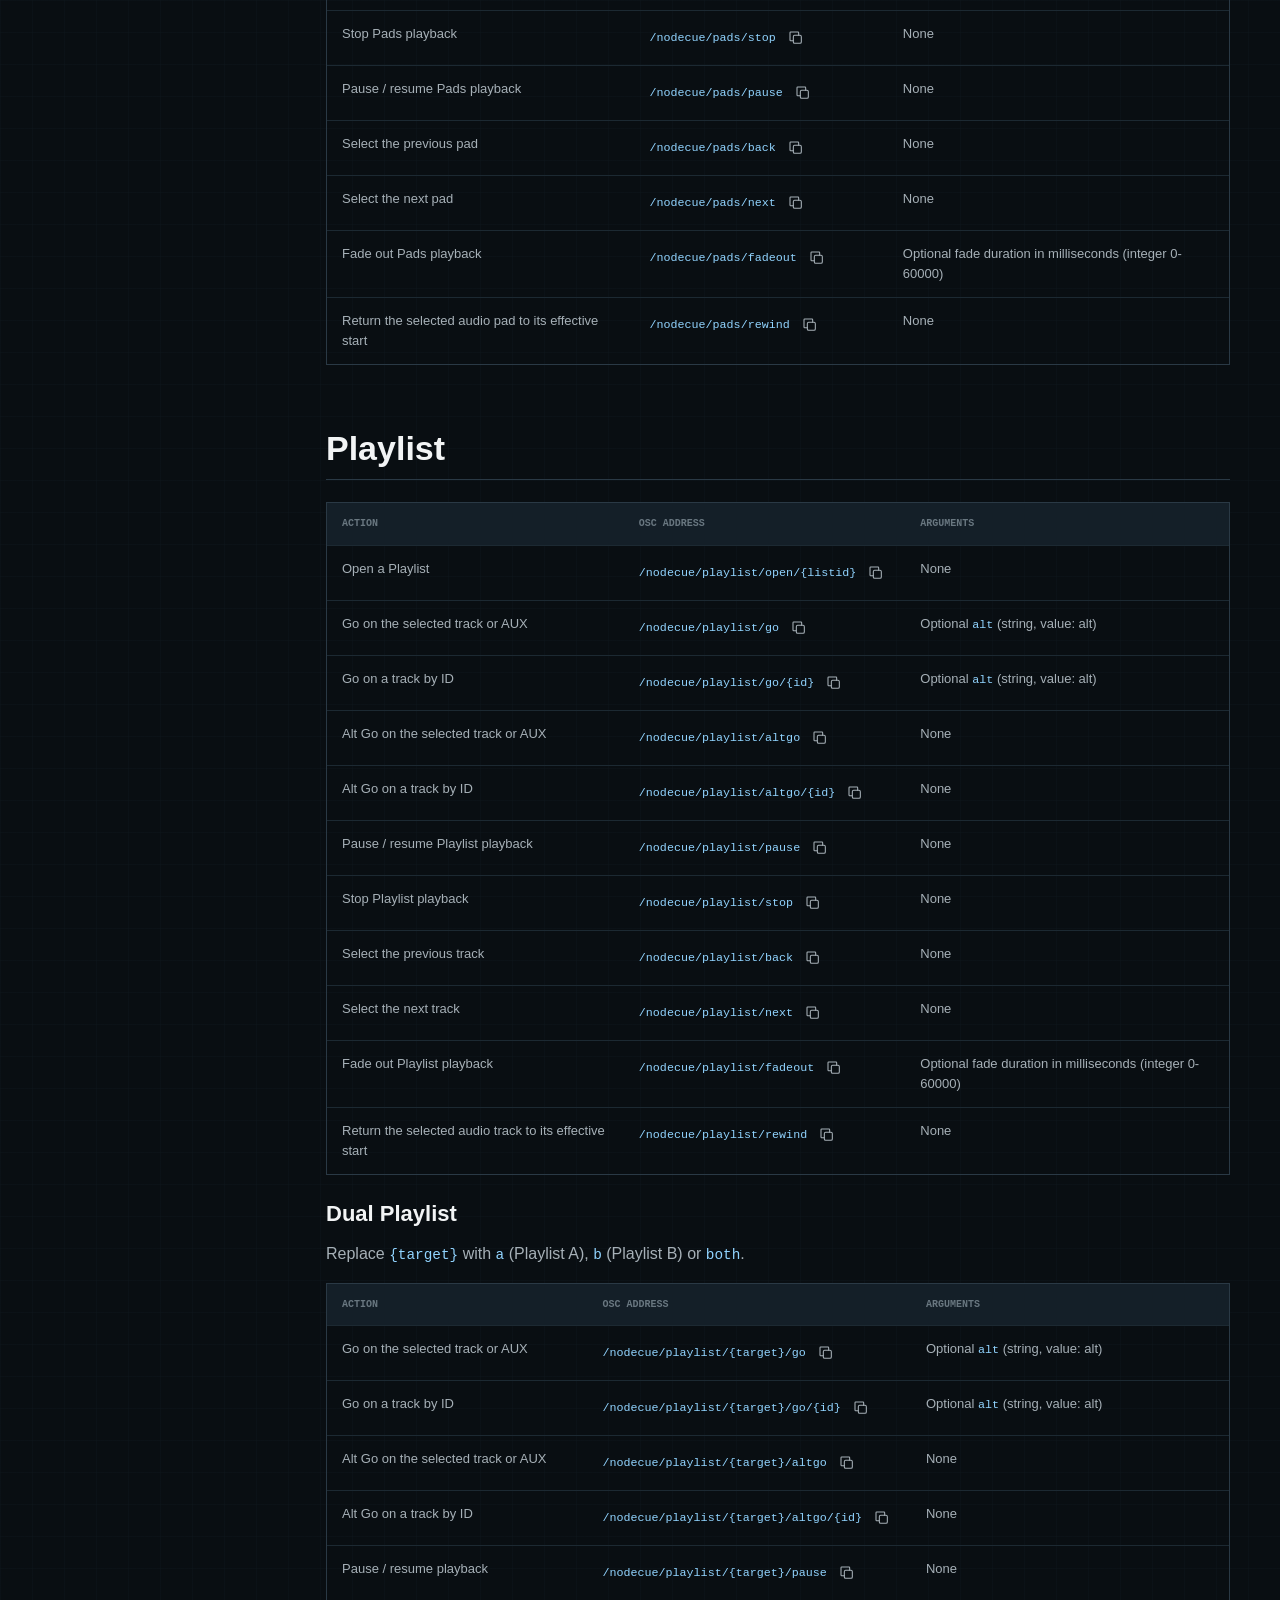
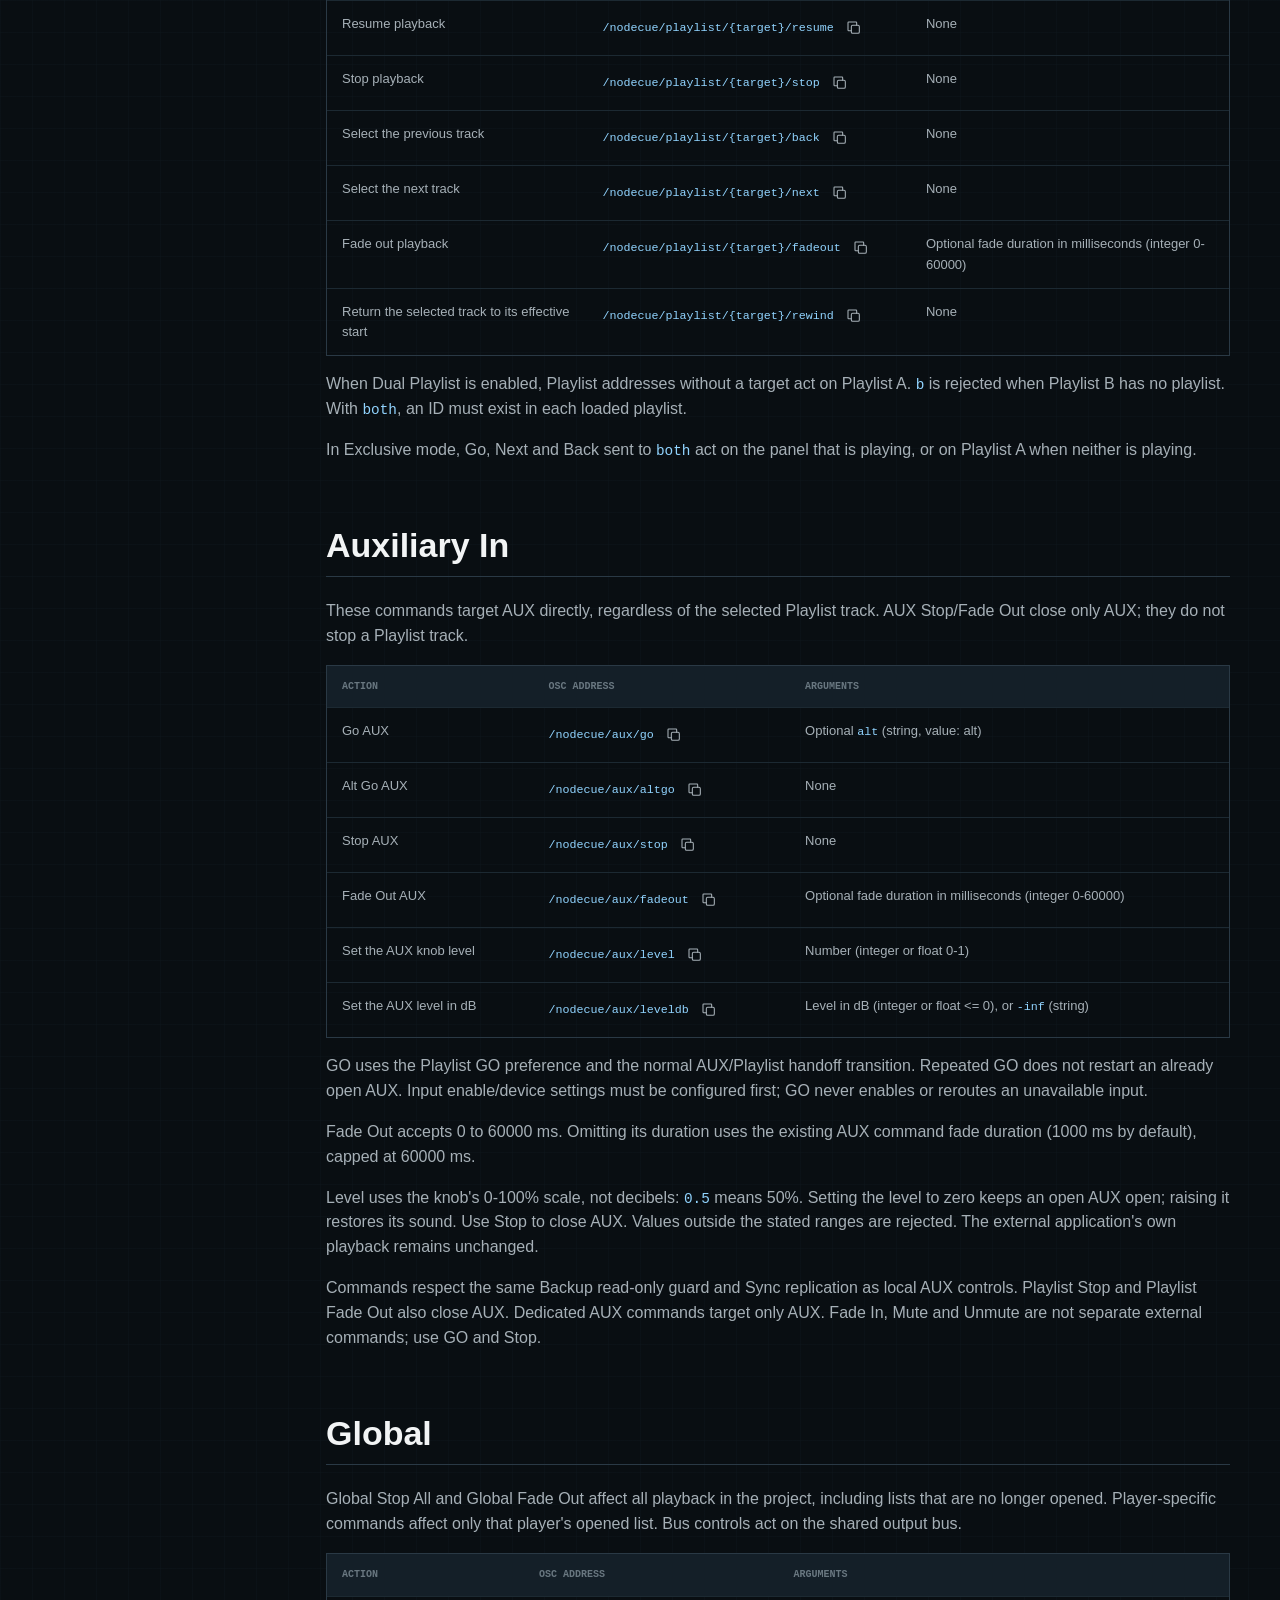
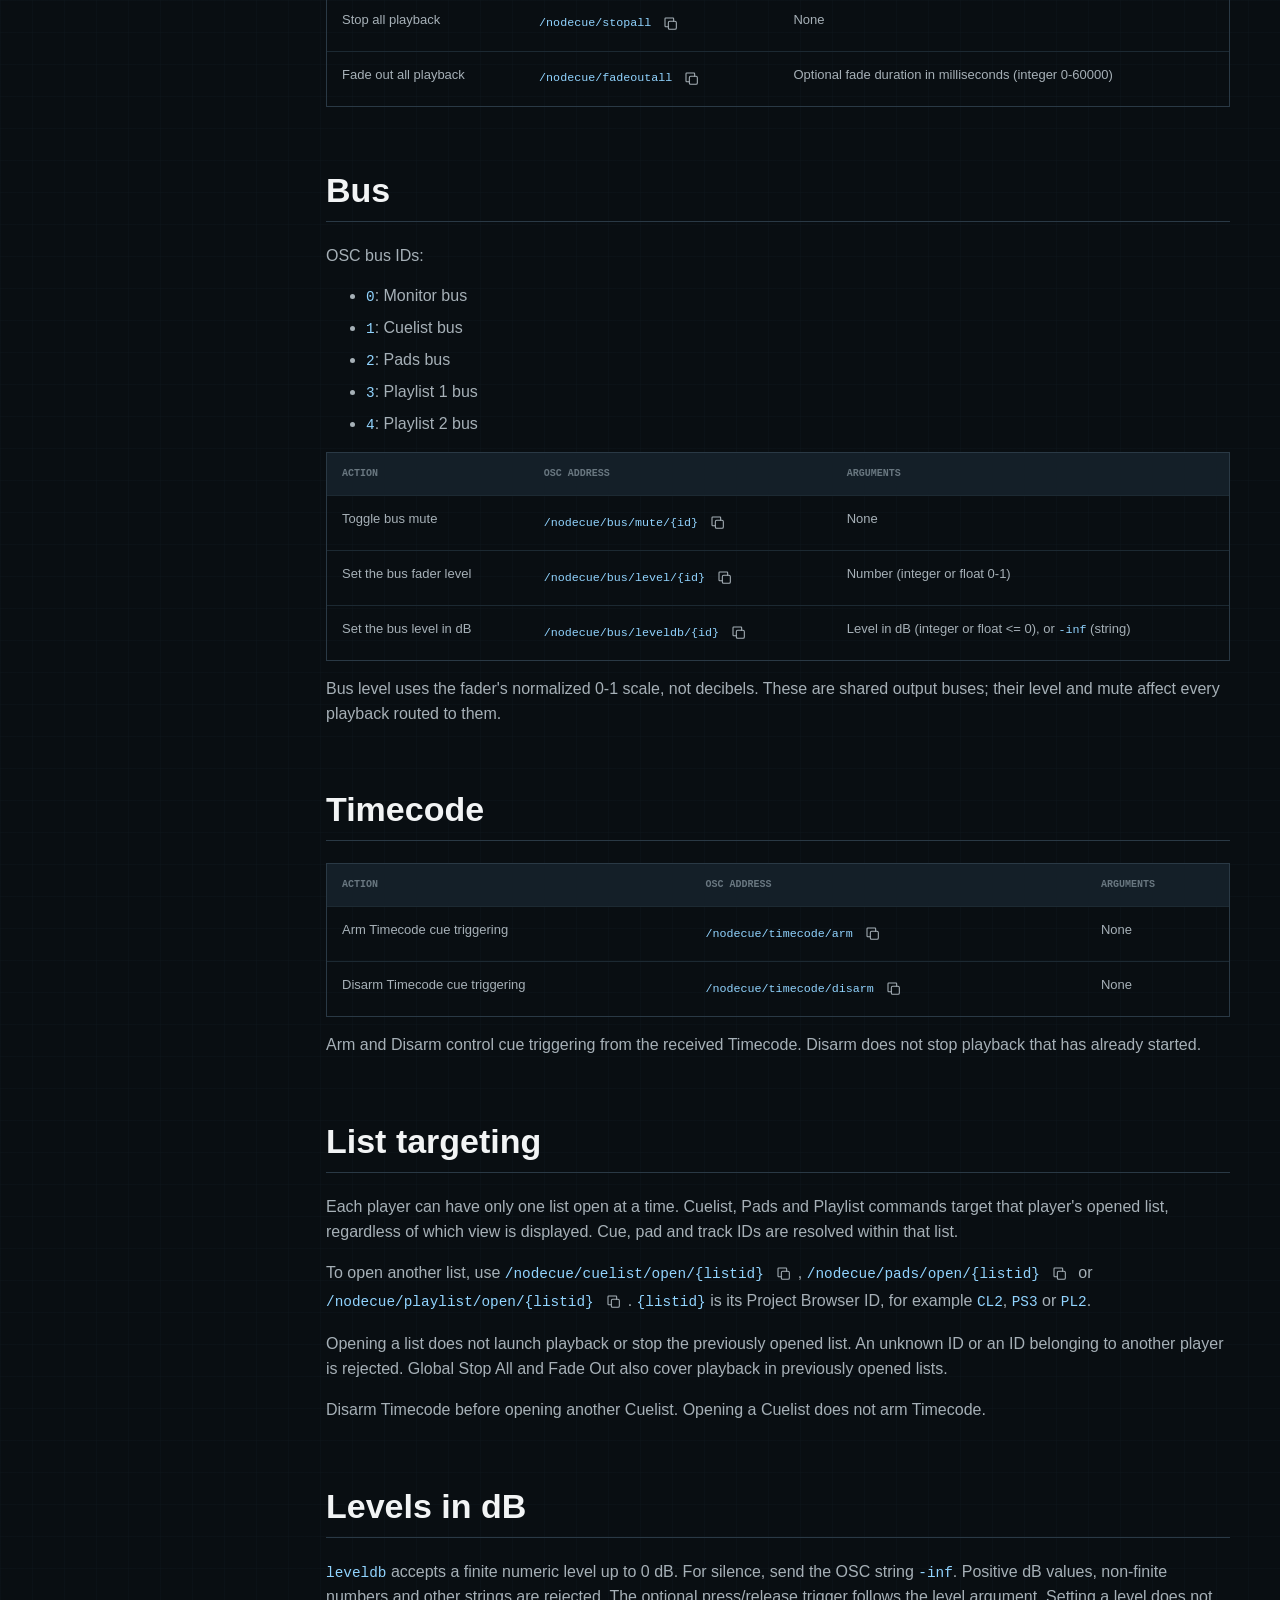
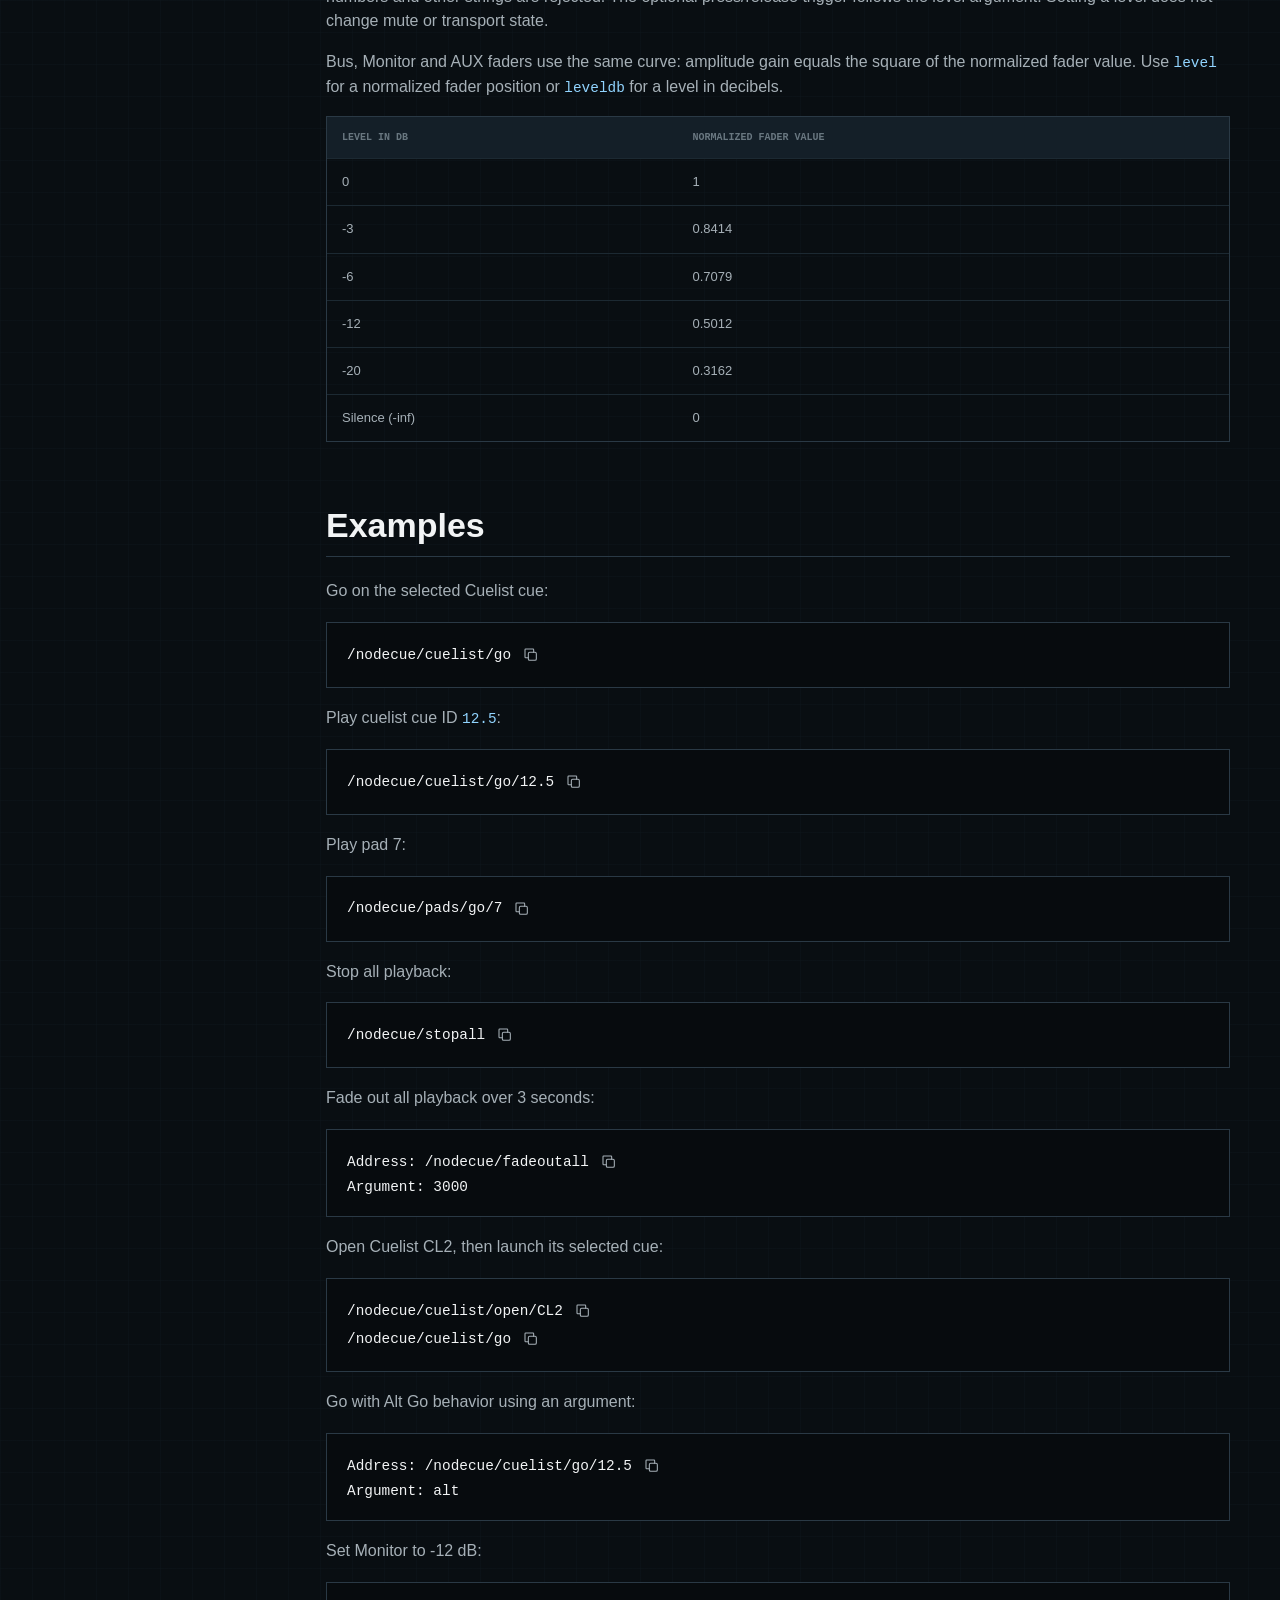
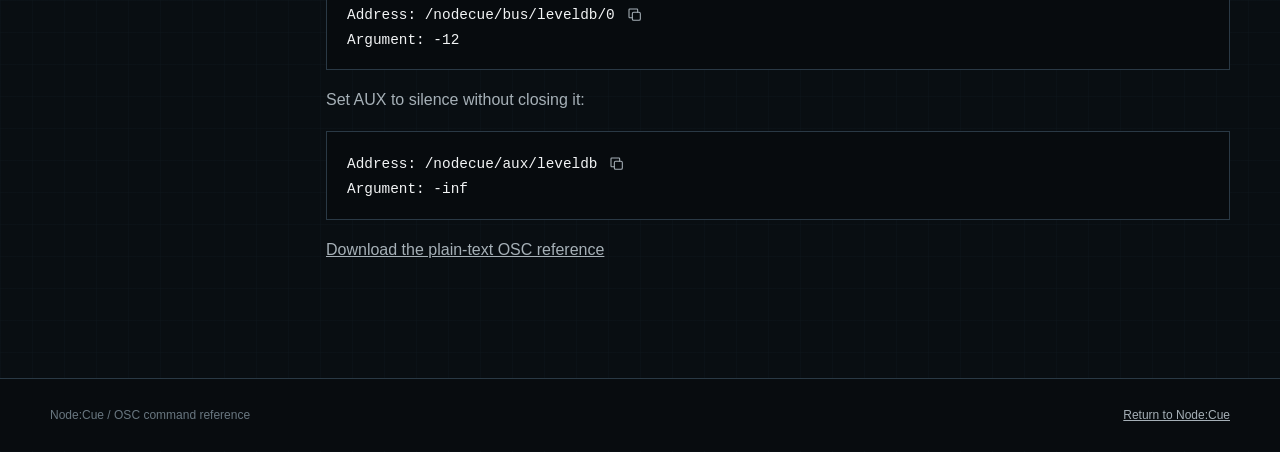
<file: osc.html>
<!doctype html>
<html lang="en">
<head>
  <meta charset="utf-8">
  <meta name="viewport" content="width=device-width, initial-scale=1">
  <meta name="description" content="Node:Cue OSC command reference: Cuelist, Pads, Playlist, Auxiliary In, global transport, and bus control.">
  <title>OSC Command Reference - Node:Cue</title>
  <link rel="icon" href="nodecue-logo-transparent.png">
  <link rel="stylesheet" href="assets/docs.css">
  <link rel="stylesheet" href="assets/brand.css">
  <link rel="stylesheet" href="assets/osc-copy.css">
  <script src="assets/osc-copy.js" defer></script>
</head>
<body>
  <header class="site-header">
    <div class="shell">
      <a class="brand nodecue-brand" href="index.html" aria-label="Node:Cue home"><img class="nodecue-brand-mark" src="nodecue-logo-transparent.png" alt=""><span class="nodecue-brand-name">Node:Cue</span></a>
      <nav class="site-nav" aria-label="Primary navigation">
        <a href="index.html#workflows">Workflows</a>
        <a href="osc.html" aria-current="page">OSC</a>
        <a href="changelog.html">Changelog</a>
        <a href="https://github.com/allanlg/NodeCue">GitHub</a>
      </nav>
    </div>
  </header>

  <main>
    <header class="doc-hero">
      <div class="shell">
        <p class="eyebrow">Control protocol / Reference</p>
        <h1>OSC commands</h1>
        <p>Connect Node:Cue to controllers, automation systems, and other production tools over the network.</p>
      </div>
    </header>

    <div class="shell doc-layout">
<nav class="toc" aria-label="OSC reference sections">
<strong>Commands</strong>
<a href="#setup">Setup</a>
<a href="#active">Active view</a>
<a href="#cuelist">Cuelist</a>
<a href="#pads">Pads</a>
<a href="#playlist">Playlist</a>
<a href="#auxiliary">Auxiliary In</a>
<a href="#global">Global</a>
<a href="#bus">Bus</a>
<a href="#timecode">Timecode</a>
<a href="#lists">List targeting</a>
<a href="#levels">Levels in dB</a>
<a href="#examples">Examples</a>
</nav>
<div class="doc-content">
<section id="setup"><h2>Setup</h2>
<p>OSC input is configured in <code>Preferences &gt; Control &gt; OSC</code>. Add a receive endpoint, choose the network interface to listen on, set the port, then send OSC messages to that IP address and port.</p>
<p>For more details on OSC integration in Node:Cue, see the user guide: <a href="guide/en/index.html#page=osc" hreflang="en">English</a> or <a href="guide/fr/index.html#page=osc" hreflang="fr">Français</a>.</p>
</section>

<section id="active"><h2>Active view</h2>
<p>These commands control only the active view, like its playback controls.</p>
<div class="table-wrap"><table>
<thead>
<tr>
<th>Action</th>
<th>OSC address</th>
<th>Arguments</th>
</tr>
</thead>
<tbody>
<tr>
<td>Go on the active view's selected element</td>
<td><code>/nodecue/go</code></td>
<td>Optional <code>alt</code> (string, value: alt)</td>
</tr>
<tr>
<td>Alt Go on the active view's selected element</td>
<td><code>/nodecue/altgo</code></td>
<td>None</td>
</tr>
<tr>
<td>Pause the active view</td>
<td><code>/nodecue/pause</code></td>
<td>None</td>
</tr>
<tr>
<td>Resume the active view</td>
<td><code>/nodecue/resume</code></td>
<td>None</td>
</tr>
<tr>
<td>Stop the active view</td>
<td><code>/nodecue/stop</code></td>
<td>None</td>
</tr>
<tr>
<td>Fade out the active view</td>
<td><code>/nodecue/fadeout</code></td>
<td>Optional fade duration in milliseconds (integer 0-60000)</td>
</tr>
<tr>
<td>Select the previous element in the active view</td>
<td><code>/nodecue/back</code></td>
<td>None</td>
</tr>
<tr>
<td>Select the next element in the active view</td>
<td><code>/nodecue/next</code></td>
<td>None</td>
</tr>
<tr>
<td>Return the active view's selected audio element to its effective start</td>
<td><code>/nodecue/rewind</code></td>
<td>None</td>
</tr>
</tbody>
</table></div>
</section>
<section id="cuelist"><h2>Cuelist</h2>
<div class="table-wrap"><table><thead><tr><th>Action</th><th>OSC address</th><th>Arguments</th></tr></thead><tbody>
<tr><td>Open a Cuelist</td><td><code>/nodecue/cuelist/open/{listid}</code></td><td>None</td></tr>
<tr><td>Go on the selected cue</td><td><code>/nodecue/cuelist/go</code></td><td>Optional <code>alt</code> (string, value: alt)</td></tr>
<tr><td>Go on a cue by ID</td><td><code>/nodecue/cuelist/go/{id}</code></td><td>Optional <code>alt</code> (string, value: alt)</td></tr>
<tr><td>Alt Go on the selected cue</td><td><code>/nodecue/cuelist/altgo</code></td><td>None</td></tr>
<tr><td>Alt Go on a cue by ID</td><td><code>/nodecue/cuelist/altgo/{id}</code></td><td>None</td></tr>
<tr><td>Stop Cuelist playback</td><td><code>/nodecue/cuelist/stop</code></td><td>None</td></tr>
<tr><td>Stop a cue by ID</td><td><code>/nodecue/cuelist/stop/{id}</code></td><td>None</td></tr>
<tr><td>Pause / resume Cuelist playback</td><td><code>/nodecue/cuelist/pause</code></td><td>None</td></tr>
<tr><td>Pause / resume a cue by ID</td><td><code>/nodecue/cuelist/pause/{id}</code></td><td>None</td></tr>
<tr><td>Select the previous cue</td><td><code>/nodecue/cuelist/back</code></td><td>None</td></tr>
<tr><td>Select the next cue</td><td><code>/nodecue/cuelist/next</code></td><td>None</td></tr>
<tr><td>Fade out Cuelist playback</td><td><code>/nodecue/cuelist/fadeout</code></td><td>Optional fade duration in milliseconds (integer 0-60000)</td></tr>
<tr><td>Return the selected audio cue to its effective start</td><td><code>/nodecue/cuelist/rewind</code></td><td>None</td></tr>
</tbody></table></div>
<h3>Markers</h3>
<div class="table-wrap"><table>
<thead>
<tr>
<th>Action</th>
<th>OSC address</th>
<th>Arguments</th>
</tr>
</thead>
<tbody>
<tr>
<td>Go to the next marker</td>
<td><code>/nodecue/cuelist/marker/next</code></td>
<td>None</td>
</tr>
<tr>
<td>Go to the previous marker</td>
<td><code>/nodecue/cuelist/marker/previous</code></td>
<td>None</td>
</tr>
<tr>
<td>Add a marker at the playhead</td>
<td><code>/nodecue/cuelist/marker/add</code></td>
<td>None</td>
</tr>
<tr>
<td>Go to a marker</td>
<td><code>/nodecue/cuelist/marker/go/{id}/{marker}</code></td>
<td>None</td>
</tr>
</tbody>
</table></div>
<p>Next, Previous and Add act on the audio cue displayed in the Cuelist editor. Add is rejected in Show mode.</p>
<p><code>{id}</code> is the cue ID in the opened Cuelist. <code>{marker}</code> is the marker's OSC name. Copy the complete address from the marker's OSC settings. The marker setting &quot;When marker is triggered&quot; determines whether playback starts.</p>
</section>
<section id="pads"><h2>Pads</h2>
<div class="table-wrap"><table><thead><tr><th>Action</th><th>OSC address</th><th>Arguments</th></tr></thead><tbody>
<tr><td>Open a Pad Set</td><td><code>/nodecue/pads/open/{listid}</code></td><td>None</td></tr>
<tr><td>Go on the selected pad</td><td><code>/nodecue/pads/go</code></td><td>Optional <code>alt</code> (string, value: alt)</td></tr>
<tr><td>Go on a pad by ID</td><td><code>/nodecue/pads/go/{id}</code></td><td>Optional <code>alt</code> (string, value: alt)</td></tr>
<tr><td>Alt Go on the selected pad</td><td><code>/nodecue/pads/altgo</code></td><td>None</td></tr>
<tr><td>Alt Go on a pad by ID</td><td><code>/nodecue/pads/altgo/{id}</code></td><td>None</td></tr>
<tr><td>Stop Pads playback</td><td><code>/nodecue/pads/stop</code></td><td>None</td></tr>
<tr><td>Pause / resume Pads playback</td><td><code>/nodecue/pads/pause</code></td><td>None</td></tr>
<tr><td>Select the previous pad</td><td><code>/nodecue/pads/back</code></td><td>None</td></tr>
<tr><td>Select the next pad</td><td><code>/nodecue/pads/next</code></td><td>None</td></tr>
<tr><td>Fade out Pads playback</td><td><code>/nodecue/pads/fadeout</code></td><td>Optional fade duration in milliseconds (integer 0-60000)</td></tr>
<tr><td>Return the selected audio pad to its effective start</td><td><code>/nodecue/pads/rewind</code></td><td>None</td></tr>
</tbody></table></div>
</section>
<section id="playlist"><h2>Playlist</h2>
<div class="table-wrap"><table><thead><tr><th>Action</th><th>OSC address</th><th>Arguments</th></tr></thead><tbody>
<tr><td>Open a Playlist</td><td><code>/nodecue/playlist/open/{listid}</code></td><td>None</td></tr>
<tr><td>Go on the selected track or AUX</td><td><code>/nodecue/playlist/go</code></td><td>Optional <code>alt</code> (string, value: alt)</td></tr>
<tr><td>Go on a track by ID</td><td><code>/nodecue/playlist/go/{id}</code></td><td>Optional <code>alt</code> (string, value: alt)</td></tr>
<tr><td>Alt Go on the selected track or AUX</td><td><code>/nodecue/playlist/altgo</code></td><td>None</td></tr>
<tr><td>Alt Go on a track by ID</td><td><code>/nodecue/playlist/altgo/{id}</code></td><td>None</td></tr>
<tr><td>Pause / resume Playlist playback</td><td><code>/nodecue/playlist/pause</code></td><td>None</td></tr>
<tr><td>Stop Playlist playback</td><td><code>/nodecue/playlist/stop</code></td><td>None</td></tr>
<tr><td>Select the previous track</td><td><code>/nodecue/playlist/back</code></td><td>None</td></tr>
<tr><td>Select the next track</td><td><code>/nodecue/playlist/next</code></td><td>None</td></tr>
<tr><td>Fade out Playlist playback</td><td><code>/nodecue/playlist/fadeout</code></td><td>Optional fade duration in milliseconds (integer 0-60000)</td></tr>
<tr><td>Return the selected audio track to its effective start</td><td><code>/nodecue/playlist/rewind</code></td><td>None</td></tr>
</tbody></table></div>
<h3>Dual Playlist</h3>
<p>Replace <code>{target}</code> with <code>a</code> (Playlist A), <code>b</code> (Playlist B) or <code>both</code>.</p>
<div class="table-wrap"><table>
<thead>
<tr>
<th>Action</th>
<th>OSC address</th>
<th>Arguments</th>
</tr>
</thead>
<tbody>
<tr>
<td>Go on the selected track or AUX</td>
<td><code>/nodecue/playlist/{target}/go</code></td>
<td>Optional <code>alt</code> (string, value: alt)</td>
</tr>
<tr>
<td>Go on a track by ID</td>
<td><code>/nodecue/playlist/{target}/go/{id}</code></td>
<td>Optional <code>alt</code> (string, value: alt)</td>
</tr>
<tr>
<td>Alt Go on the selected track or AUX</td>
<td><code>/nodecue/playlist/{target}/altgo</code></td>
<td>None</td>
</tr>
<tr>
<td>Alt Go on a track by ID</td>
<td><code>/nodecue/playlist/{target}/altgo/{id}</code></td>
<td>None</td>
</tr>
<tr>
<td>Pause / resume playback</td>
<td><code>/nodecue/playlist/{target}/pause</code></td>
<td>None</td>
</tr>
<tr>
<td>Resume playback</td>
<td><code>/nodecue/playlist/{target}/resume</code></td>
<td>None</td>
</tr>
<tr>
<td>Stop playback</td>
<td><code>/nodecue/playlist/{target}/stop</code></td>
<td>None</td>
</tr>
<tr>
<td>Select the previous track</td>
<td><code>/nodecue/playlist/{target}/back</code></td>
<td>None</td>
</tr>
<tr>
<td>Select the next track</td>
<td><code>/nodecue/playlist/{target}/next</code></td>
<td>None</td>
</tr>
<tr>
<td>Fade out playback</td>
<td><code>/nodecue/playlist/{target}/fadeout</code></td>
<td>Optional fade duration in milliseconds (integer 0-60000)</td>
</tr>
<tr>
<td>Return the selected track to its effective start</td>
<td><code>/nodecue/playlist/{target}/rewind</code></td>
<td>None</td>
</tr>
</tbody>
</table></div>
<p>When Dual Playlist is enabled, Playlist addresses without a target act on Playlist A. <code>b</code> is rejected when Playlist B has no playlist. With <code>both</code>, an ID must exist in each loaded playlist.</p>
<p>In Exclusive mode, Go, Next and Back sent to <code>both</code> act on the panel that is playing, or on Playlist A when neither is playing.</p>
</section>
<section id="auxiliary"><h2>Auxiliary In</h2>
<p>These commands target AUX directly, regardless of the selected Playlist track. AUX Stop/Fade Out close only AUX; they do not stop a Playlist track.</p>
<div class="table-wrap"><table><thead><tr><th>Action</th><th>OSC address</th><th>Arguments</th></tr></thead><tbody>
<tr><td>Go AUX</td><td><code>/nodecue/aux/go</code></td><td>Optional <code>alt</code> (string, value: alt)</td></tr>
<tr><td>Alt Go AUX</td><td><code>/nodecue/aux/altgo</code></td><td>None</td></tr>
<tr><td>Stop AUX</td><td><code>/nodecue/aux/stop</code></td><td>None</td></tr>
<tr><td>Fade Out AUX</td><td><code>/nodecue/aux/fadeout</code></td><td>Optional fade duration in milliseconds (integer 0-60000)</td></tr>
<tr><td>Set the AUX knob level</td><td><code>/nodecue/aux/level</code></td><td>Number (integer or float 0-1)</td></tr>
<tr><td>Set the AUX level in dB</td><td><code>/nodecue/aux/leveldb</code></td><td>Level in dB (integer or float &lt;= 0), or <code>-inf</code> (string)</td></tr>
</tbody></table></div>
<p>GO uses the Playlist GO preference and the normal AUX/Playlist handoff transition. Repeated GO does not restart an already open AUX. Input enable/device settings must be configured first; GO never enables or reroutes an unavailable input.</p>
<p>Fade Out accepts 0 to 60000 ms. Omitting its duration uses the existing AUX command fade duration (1000 ms by default), capped at 60000 ms.</p>
<p>Level uses the knob&#x27;s 0-100% scale, not decibels: <code>0.5</code> means 50%. Setting the level to zero keeps an open AUX open; raising it restores its sound. Use Stop to close AUX. Values outside the stated ranges are rejected. The external application&#x27;s own playback remains unchanged.</p>
<p>Commands respect the same Backup read-only guard and Sync replication as local AUX controls. Playlist Stop and Playlist Fade Out also close AUX. Dedicated AUX commands target only AUX. Fade In, Mute and Unmute are not separate external commands; use GO and Stop.</p>
</section>
<section id="global"><h2>Global</h2>
<p>Global Stop All and Global Fade Out affect all playback in the project, including lists that are no longer opened. Player-specific commands affect only that player&#x27;s opened list. Bus controls act on the shared output bus.</p>
<div class="table-wrap"><table><thead><tr><th>Action</th><th>OSC address</th><th>Arguments</th></tr></thead><tbody>
<tr><td>Stop all playback</td><td><code>/nodecue/stopall</code></td><td>None</td></tr>
<tr><td>Fade out all playback</td><td><code>/nodecue/fadeoutall</code></td><td>Optional fade duration in milliseconds (integer 0-60000)</td></tr>
</tbody></table></div>
</section>
<section id="bus"><h2>Bus</h2>
<p>OSC bus IDs:</p>
<ul>
<li><code>0</code>: Monitor bus</li>
<li><code>1</code>: Cuelist bus</li>
<li><code>2</code>: Pads bus</li>
<li><code>3</code>: Playlist 1 bus</li>
<li><code>4</code>: Playlist 2 bus</li>
</ul>
<div class="table-wrap"><table><thead><tr><th>Action</th><th>OSC address</th><th>Arguments</th></tr></thead><tbody>
<tr><td>Toggle bus mute</td><td><code>/nodecue/bus/mute/{id}</code></td><td>None</td></tr>
<tr><td>Set the bus fader level</td><td><code>/nodecue/bus/level/{id}</code></td><td>Number (integer or float 0-1)</td></tr>
<tr><td>Set the bus level in dB</td><td><code>/nodecue/bus/leveldb/{id}</code></td><td>Level in dB (integer or float &lt;= 0), or <code>-inf</code> (string)</td></tr>
</tbody></table></div>
<p>Bus level uses the fader&#x27;s normalized 0-1 scale, not decibels. These are shared output buses; their level and mute affect every playback routed to them.</p>
</section>

<section id="timecode"><h2>Timecode</h2>
<div class="table-wrap"><table><thead><tr><th>Action</th><th>OSC address</th><th>Arguments</th></tr></thead><tbody>
<tr><td>Arm Timecode cue triggering</td><td><code>/nodecue/timecode/arm</code></td><td>None</td></tr>
<tr><td>Disarm Timecode cue triggering</td><td><code>/nodecue/timecode/disarm</code></td><td>None</td></tr>
</tbody></table></div>
<p>Arm and Disarm control cue triggering from the received Timecode. Disarm does not stop playback that has already started.</p>
</section>
<section id="lists"><h2>List targeting</h2>
<p>Each player can have only one list open at a time. Cuelist, Pads and Playlist commands target that player&#x27;s opened list, regardless of which view is displayed. Cue, pad and track IDs are resolved within that list.</p>
<p>To open another list, use <code>/nodecue/cuelist/open/{listid}</code>, <code>/nodecue/pads/open/{listid}</code> or <code>/nodecue/playlist/open/{listid}</code>. <code>{listid}</code> is its Project Browser ID, for example <code>CL2</code>, <code>PS3</code> or <code>PL2</code>.</p>
<p>Opening a list does not launch playback or stop the previously opened list. An unknown ID or an ID belonging to another player is rejected. Global Stop All and Fade Out also cover playback in previously opened lists.</p>
<p>Disarm Timecode before opening another Cuelist. Opening a Cuelist does not arm Timecode.</p>
</section>
<section id="levels"><h2>Levels in dB</h2>
<p><code>leveldb</code> accepts a finite numeric level up to 0 dB. For silence, send the OSC string <code>-inf</code>. Positive dB values, non-finite numbers and other strings are rejected. The optional press/release trigger follows the level argument. Setting a level does not change mute or transport state.</p>
<p>Bus, Monitor and AUX faders use the same curve: amplitude gain equals the square of the normalized fader value. Use <code>level</code> for a normalized fader position or <code>leveldb</code> for a level in decibels.</p>
<div class="table-wrap"><table><thead><tr><th>Level in dB</th><th>Normalized fader value</th></tr></thead><tbody>
<tr><td>0</td><td>1</td></tr>
<tr><td>-3</td><td>0.8414</td></tr>
<tr><td>-6</td><td>0.7079</td></tr>
<tr><td>-12</td><td>0.5012</td></tr>
<tr><td>-20</td><td>0.3162</td></tr>
<tr><td>Silence (-inf)</td><td>0</td></tr>
</tbody></table></div>
</section>
<section id="examples"><h2>Examples</h2>
<p>Go on the selected Cuelist cue:</p>
<pre><code>/nodecue/cuelist/go</code></pre>
<p>Play cuelist cue ID <code>12.5</code>:</p>
<pre><code>/nodecue/cuelist/go/12.5</code></pre>
<p>Play pad 7:</p>
<pre><code>/nodecue/pads/go/7</code></pre>
<p>Stop all playback:</p>
<pre><code>/nodecue/stopall</code></pre>
<p>Fade out all playback over 3 seconds:</p>
<pre><code>Address: /nodecue/fadeoutall
Argument: 3000</code></pre>
<p>Open Cuelist CL2, then launch its selected cue:</p>
<pre><code>/nodecue/cuelist/open/CL2
/nodecue/cuelist/go</code></pre>
<p>Go with Alt Go behavior using an argument:</p>
<pre><code>Address: /nodecue/cuelist/go/12.5
Argument: alt</code></pre>
<p>Set Monitor to -12 dB:</p>
<pre><code>Address: /nodecue/bus/leveldb/0
Argument: -12</code></pre>
<p>Set AUX to silence without closing it:</p>
<pre><code>Address: /nodecue/aux/leveldb
Argument: -inf</code></pre>
</section>
<p><a href="OSC_COMMANDS.md">Download the plain-text OSC reference</a></p>
</div>
    </div>
  </main>

  <footer class="site-footer"><div class="shell"><span>Node:Cue / OSC command reference</span><a href="index.html">Return to Node:Cue</a></div></footer>
  <script data-goatcounter="https://nodecue.goatcounter.com/count" async src="https://gc.zgo.at/count.js"></script>
</body>
</html>
</file>
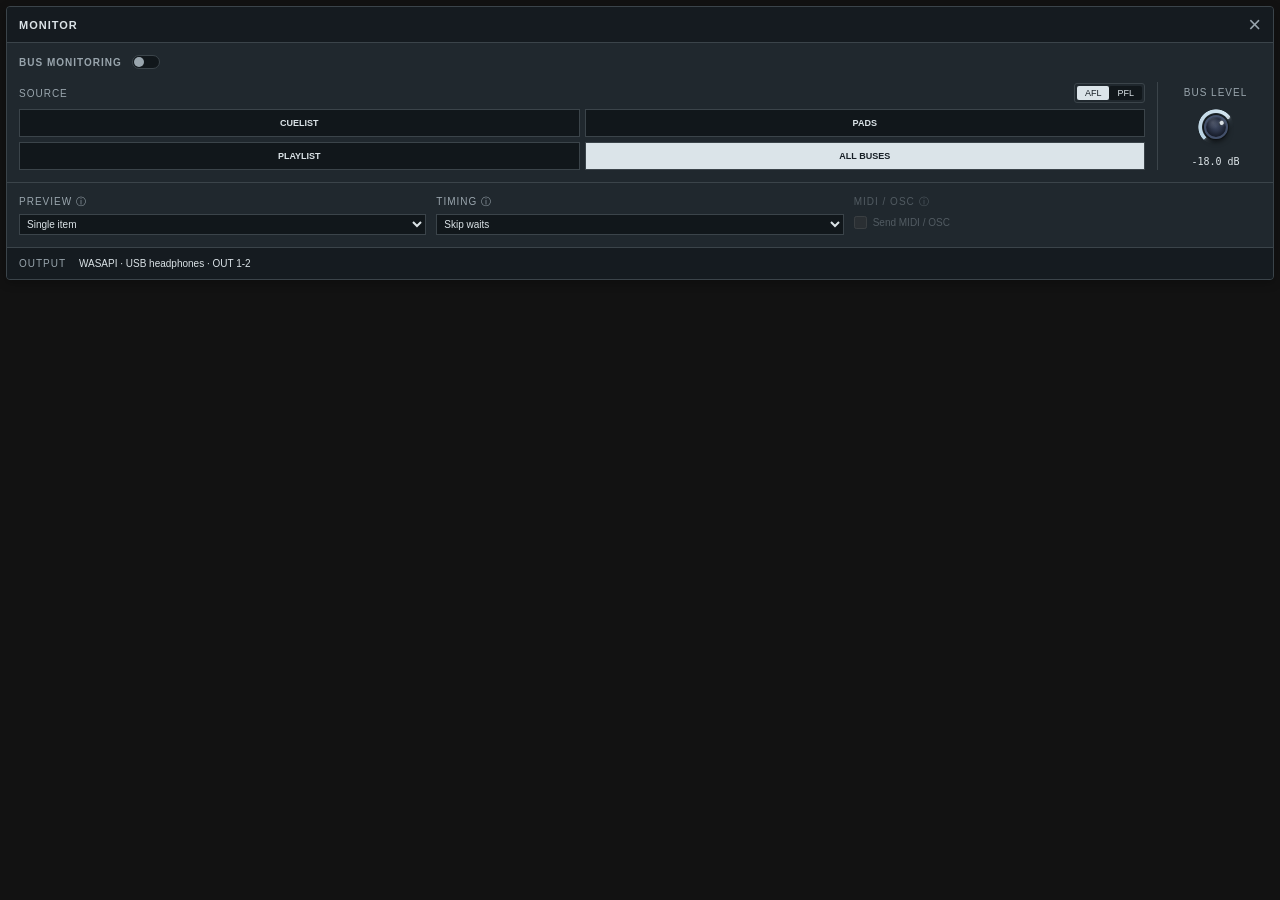
<file: guide/assets/monitor-demo.html>
<!doctype html>
<html lang="en" data-theme="dark">
<head>
  <meta charset="utf-8">
  <meta name="viewport" content="width=device-width, initial-scale=1">
  <title>Monitor</title>
  <link rel="stylesheet" href="monitor-demo.css">
  <script src="monitor-demo.js" defer></script>
</head>
<body>
  <section class="panel" aria-label="Monitor">
    <header><strong>MONITOR</strong><button type="button" class="close" aria-label="Close Monitor" disabled>×</button></header>
    <div class="listening">
      <label class="switch-label">BUS MONITORING <input id="listening" type="checkbox" aria-label="Bus Monitoring"><span class="switch" aria-hidden="true"></span></label>
      <div class="listening-controls">
        <div class="sources">
          <div class="source-heading"><span>SOURCE</span><div class="tap" aria-label="Monitoring position"><button type="button" data-tap="afl" aria-pressed="true" title="After bus fader and mute">AFL</button><button type="button" data-tap="pfl" aria-pressed="false" title="Before bus fader and mute">PFL</button></div></div>
          <div class="source-grid"><button type="button" data-source="cuelist" aria-pressed="false">CUELIST</button><button type="button" data-source="pads" aria-pressed="false">PADS</button><button type="button" data-source="playlist" aria-pressed="false">PLAYLIST</button><button type="button" data-source="all" aria-pressed="true">ALL BUSES</button></div>
        </div>
        <div class="gain"><label for="level">BUS LEVEL</label><button id="level" type="button" class="knob" role="slider" aria-label="Bus Level" aria-valuemin="-60" aria-valuemax="0" aria-valuenow="-18" aria-orientation="vertical" value="-18" title="Bus monitoring level"><span class="knob-indicator" aria-hidden="true"></span></button><output for="level">-18.0 dB</output></div>
      </div>
    </div>
    <div class="preview-controls">
      <label>PREVIEW <span class="info" tabindex="0" title="Single item: Plays the selected item once. Show simulation: Uses Flow and Play Mode, including transitions and multi-play.">ⓘ</span><select id="preview" aria-label="Preview"><option value="single">Single item</option><option value="scenario">Show simulation</option></select></label>
      <label>TIMING <span class="info" tabindex="0" title="Skip waits: Skips Pre-wait and Post-wait. Follow timing: Uses Pre-wait and Post-wait.">ⓘ</span><select id="timing" aria-label="Timing"><option value="skip">Skip waits</option><option value="follow">Follow timing</option></select></label>
      <div id="midi-field"><span>MIDI / OSC <span class="info" tabindex="0" title="Arms MIDI / OSC output for a Show simulation session.">ⓘ</span></span><label class="send"><input id="send" type="checkbox" aria-label="Send MIDI / OSC" disabled>Send MIDI / OSC</label></div>
    </div>
    <footer><span>OUTPUT</span> WASAPI · USB headphones · OUT 1-2</footer>
  </section>
</body>
</html>
</file>
<file: assets/home.css>
:root {
  color-scheme: dark;
  --ink: #0b0f12;
  --band: #0f151a;
  --surface: #141b20;
  --line: #28323a;
  --line-strong: #42505a;
  --text: #f3f4f1;
  --muted: #b3bcbf;
  --cue: #66a1d6;
  --pads: #d59a32;
  --playlist: #8b7df0;
  --green: #58ba7c;
  --danger: #e2727d;
  --display: "Bahnschrift", "DIN Alternate", "Arial Narrow", sans-serif;
  --body: "Segoe UI Variable", "Segoe UI", system-ui, sans-serif;
}

* { box-sizing: border-box; }
html { scroll-behavior: smooth; scroll-padding-top: 88px; background: var(--ink); }
body { margin: 0; background: var(--ink); color: var(--text); font: 17px/1.6 var(--body); overflow-x: hidden; }
a { color: inherit; }
button { font: inherit; }
img { display: block; max-width: 100%; height: auto; }
h1, h2, h3, p, ul, figure { margin: 0; }
:focus-visible { outline: 2px solid var(--cue); outline-offset: 4px; }
.shell { width: min(1240px, 100% - 48px); margin: 0 auto; }

h2 { max-width: 820px; font: 650 clamp(32px, 4vw, 52px)/1.08 var(--display); text-wrap: balance; }
h3 { font: 650 24px/1.2 var(--display); }
.lede { max-width: 700px; margin-top: 18px; color: var(--muted); font-size: 18px; }
section { padding: 104px 0; }
.band { background: var(--band); border-block: 1px solid var(--line); }
.section-head { margin-bottom: 44px; }

/* Header */
.site-header { position: sticky; top: 0; z-index: 20; background: rgba(9,13,16,.9); border-bottom: 1px solid var(--line); backdrop-filter: blur(14px); }
.site-header .shell { min-height: 68px; display: flex; align-items: center; justify-content: space-between; gap: 24px; }
.site-nav { display: flex; align-items: center; gap: 26px; font-size: 15px; }
.site-nav a { color: var(--muted); text-decoration: none; }
.site-nav a:hover { color: var(--text); }
.site-nav .nav-section + .nav-page { padding-left: 26px; border-left: 1px solid var(--line-strong); }

.button { min-height: 48px; display: inline-flex; align-items: center; justify-content: center; padding: 0 24px; border: 1px solid var(--line-strong); border-radius: 4px; background: var(--surface); color: var(--text); font-weight: 650; text-decoration: none; transition: background-color 140ms, border-color 140ms; }
.button:hover { border-color: #74838d; background: #1d262c; }
.button.primary { border-color: #5b95c9; background: #2a5f8f; }
.button.primary:hover { border-color: #8dc3f0; background: #3573a9; }
.text-link { color: var(--cue); text-underline-offset: .2em; }

/* Hero */
.hero { position: relative; padding: 72px 0 76px; overflow: hidden; border-bottom: 1px solid var(--line); background: #0d1215; }
.disco-grid { --disco-tile-size: 32px; --disco-tile-gap: 4px; position: absolute; inset: 0; display: grid; grid-template-columns: repeat(auto-fill, var(--disco-tile-size)); grid-auto-rows: var(--disco-tile-size); justify-content: center; align-content: start; gap: var(--disco-tile-gap); padding: 4px; overflow: hidden; opacity: .5; pointer-events: none; -webkit-mask-image: linear-gradient(#000 30%, transparent 75%); mask-image: linear-gradient(#000 30%, transparent 75%); }
.disco-tile { background: rgba(132,117,150,.035); transition: background-color 900ms ease; }
.disco-tile.tone-low { background: rgba(140,122,165,.08); }
.disco-tile.tone-mid { background: rgba(180,134,184,.14); }
.disco-tile.tone-high { background: rgba(197,143,203,.23); }
.hero .shell { position: relative; }
.hero-copy { max-width: 800px; margin: 0 auto; text-align: center; }
.hero-lockup { display: flex; align-items: center; justify-content: center; gap: 20px; }
.hero-mark-wrap { flex: none; width: clamp(72px, 8vw, 108px); }
.hero-mark { display: block; width: 100%; height: auto; transform: translateY(-6px); filter: drop-shadow(0 18px 26px rgba(0,0,0,.34)); }
.hero-mark-tint { opacity: 0; pointer-events: none; transition: opacity 320ms ease-in-out; }
.hero-mark-pan:hover .hero-mark-tint { opacity: 1; transition: opacity 120ms ease-out; }
.hero-mark-hit { fill: transparent; pointer-events: fill; cursor: default; }
h1 { font: 700 clamp(54px, 7.4vw, 100px)/.9 var(--display); }
.hero-lead { margin-top: 30px; font: 650 clamp(24px, 2.8vw, 34px)/1.2 var(--display); text-wrap: balance; }
.hero-description { max-width: 660px; margin: 16px auto 0; color: var(--muted); font-size: 18px; }
.hero-actions { display: flex; flex-wrap: wrap; justify-content: center; gap: 14px; margin-top: 28px; }
.hero-note { margin-top: 16px; color: var(--muted); font-size: 15px; }

/* Screenshots open full size */
.zoom { display: block; width: 100%; padding: 0; border: 1px solid var(--line-strong); border-radius: 6px; overflow: hidden; background: #101417; cursor: zoom-in; box-shadow: 0 24px 70px rgba(0,0,0,.35); }
.zoom img { width: 100%; }
.lightbox { width: 100vw; height: 100dvh; max-width: none; max-height: none; padding: 24px; border: 0; background: rgba(5,8,10,.94); cursor: zoom-out; }
.lightbox[open] { display: grid; place-items: center; }
.lightbox img { max-width: 100%; max-height: calc(100dvh - 48px); object-fit: contain; }
.lightbox button { position: fixed; top: 14px; right: 18px; width: 44px; height: 44px; border: 1px solid var(--line-strong); border-radius: 4px; background: var(--surface); color: var(--text); font-size: 24px; line-height: 1; cursor: pointer; }

/* New in 1.2 */
.news { display: grid; grid-template-columns: repeat(2, minmax(0, 1fr)); gap: 20px; }
.news-item { display: flex; flex-direction: column; border: 1px solid var(--line); border-top: 3px solid var(--accent, var(--cue)); border-radius: 6px; overflow: hidden; background: var(--surface); }
.news-item.wide { grid-column: 1 / -1; }
.news-copy { padding: 26px 28px 28px; }
.news-copy p { max-width: 760px; margin-top: 10px; color: var(--muted); }
.news-item .zoom { margin-top: auto; border-width: 1px 0 0; border-color: var(--line); border-radius: 0; box-shadow: none; }
.news-item.playlist { --accent: var(--playlist); }
.news-item.pads { --accent: var(--pads); }
.cue-strips { margin-top: auto; padding: 0 28px 28px; }
.cue-strips img { width: 100%; border: 1px solid var(--line); border-radius: 4px; }
.news-list { margin: 0; padding: 0; list-style: none; display: grid; grid-template-columns: repeat(3, minmax(0, 1fr)); gap: 12px 36px; margin-top: 32px; color: var(--muted); }
.news-list strong { display: block; color: var(--text); font-weight: 650; }

/* Players */
.players { padding-top: 64px; }
.section-head.compact { margin-bottom: 30px; }
.view-selector { display: grid; grid-template-columns: repeat(3, 1fr); gap: 8px; margin-bottom: 20px; }
.view-tab { --tab: var(--cue); min-height: 56px; border: 1px solid var(--line); border-bottom: 3px solid var(--line-strong); border-radius: 4px; background: var(--surface); color: var(--muted); cursor: pointer; font: 650 19px var(--display); transition: color 140ms, border-color 140ms, background-color 140ms; }
.view-tab.pads { --tab: var(--pads); }
.view-tab.playlist { --tab: var(--playlist); }
.view-tab:hover { color: var(--text); border-bottom-color: var(--tab); }
.view-tab[aria-selected="true"] { color: var(--text); border-color: var(--tab); background: color-mix(in srgb, var(--tab) 20%, var(--surface)); }
.workflow-panel { display: none; }
.workflow-panel.active { display: block; }
.workflow-copy { display: grid; grid-template-columns: minmax(0, 1fr) minmax(0, 1.25fr); gap: 48px; padding: 30px 4px 0; }
.workflow-copy p { margin-top: 10px; color: var(--muted); }
.feature-list { padding: 0; list-style: none; }
.feature-list li { position: relative; padding: 5px 0 5px 22px; }
.feature-list li::before { content: ""; position: absolute; left: 0; top: 16px; width: 8px; height: 8px; background: var(--accent); }

/* Flow */
.split { display: grid; grid-template-columns: minmax(0, .8fr) minmax(0, 1.2fr); gap: 64px; align-items: center; }
.split p:not(.lede) { margin-top: 16px; color: var(--muted); }

/* Buses and Monitor */
.buses { display: grid; grid-template-columns: repeat(5, minmax(0, 1fr)); gap: 1px; border: 1px solid var(--line); border-radius: 6px; overflow: hidden; background: var(--line); }
.bus { --channel: var(--cue); display: grid; grid-template-columns: minmax(0, 1fr) 34px; min-height: 216px; background: color-mix(in srgb, var(--channel) 9%, #11171b); }
.bus.pads { --channel: var(--pads); }
.bus.playlist { --channel: var(--playlist); }
.bus.monitor { --channel: #93a1aa; }
.bus > div:first-child { padding: 22px 12px 22px 20px; }
.bus p { margin-top: 8px; color: var(--muted); font-size: 15px; line-height: 1.5; }
.bus h3 { font-size: 21px; }
.meter { display: flex; flex-direction: column-reverse; gap: 3px; padding: 12px 8px; background: #090d10; }
.meter i { flex: 1; min-height: 4px; background: color-mix(in srgb, var(--channel) 18%, #151b1f); transition: background-color 180ms; }
.meter i.on { background: var(--channel); }
.meter i.hot { background: #e0b14b; }

/* Sync */
.sync-diagram { display: grid; grid-template-columns: minmax(0, 1fr) 190px minmax(0, 1fr); border: 1px solid var(--line); border-radius: 6px; overflow: hidden; }
.sync-node { padding: 30px; background: var(--surface); }
.sync-node.primary { border-left: 4px solid var(--cue); }
.sync-node.backup { border-right: 4px solid var(--green); }
.sync-node p { margin-top: 10px; color: var(--muted); }
.sync-link { display: flex; align-items: center; justify-content: center; gap: 16px; padding: 24px; background: #090e11; }
.sync-signal { display: flex; align-items: center; gap: 4px; height: 28px; color: var(--cue); }
.sync-signal.backup { color: var(--green); transform: scaleX(-1); }
.sync-signal i { width: 4px; height: 26px; background: currentColor; transform: scaleY(.4); animation: sync-signal 2.4s ease-in-out infinite; }
.sync-signal i:nth-child(2) { animation-delay: -.16s; }
.sync-signal i:nth-child(3) { animation-delay: -.32s; }
.sync-signal i:nth-child(4) { animation-delay: -.48s; }
.sync-signal i:nth-child(5) { animation-delay: -.64s; }
@keyframes sync-signal { 0%, 100% { transform: scaleY(.3); } 30% { transform: scaleY(.8); } 50% { transform: scaleY(.42); } 70% { transform: scaleY(1); } 85% { transform: scaleY(.5); } }
.takeover { margin-top: 22px; padding-left: 20px; border-left: 4px solid var(--danger); }
.takeover strong { font-weight: 650; }
.takeover p + p { margin-top: 6px; color: var(--muted); font-size: 15px; }

/* Control */
.control-grid { display: grid; grid-template-columns: minmax(0, 1fr) minmax(0, 1.1fr); gap: 36px 64px; align-items: center; }
.capabilities { margin: 34px 0 0; }
.capabilities div { display: grid; grid-template-columns: 116px minmax(0, 1fr); gap: 18px; padding: 16px 0; border-top: 1px solid var(--line); }
.capabilities dt { font: 650 18px/1.5 var(--display); }
.capabilities dd { margin: 0; color: var(--muted); }

/* Questions */
.questions { max-width: 900px; }
.questions details { border-top: 1px solid var(--line); }
.questions details:last-child { border-bottom: 1px solid var(--line); }
.questions summary { position: relative; padding: 22px 44px 22px 0; cursor: pointer; list-style: none; font: 650 21px/1.3 var(--display); }
.questions summary::-webkit-details-marker { display: none; }
.questions summary::after { content: "+"; position: absolute; right: 6px; top: 18px; color: var(--cue); font-size: 28px; line-height: 1; }
.questions details[open] summary::after { content: "-"; }
.questions p { padding-bottom: 18px; color: var(--muted); }

/* Download */
.download { text-align: center; }
.download h2 { margin: 0 auto; }
.download .lede { margin-inline: auto; }
.licenses { display: grid; grid-template-columns: repeat(2, minmax(0, 1fr)); gap: 20px; max-width: 900px; margin: 52px auto 0; text-align: left; }
.licenses article { padding: 26px 28px; border: 1px solid var(--line); border-radius: 6px; background: var(--surface); }
.licenses p { margin: 10px 0 14px; color: var(--muted); }

.site-footer { padding: 34px 0; border-top: 1px solid var(--line); background: #080b0d; color: var(--muted); font-size: 14px; }
.site-footer .shell { display: flex; flex-wrap: wrap; justify-content: space-between; gap: 14px 40px; }
.site-footer nav { display: flex; flex-wrap: wrap; gap: 20px; }

@media (max-width: 1060px) {
  .site-nav .nav-section { display: none; }
  .site-nav .nav-section + .nav-page { padding-left: 0; border-left: 0; }
  .buses { grid-template-columns: repeat(2, minmax(0, 1fr)); }
  .bus { min-height: 150px; }
  .bus.monitor { grid-column: 1 / -1; }
  .split, .control-grid { grid-template-columns: 1fr; gap: 40px; }
}

@media (max-width: 700px) {
  body { font-size: 16px; }
  .shell { width: calc(100% - 32px); }
  section { padding: 68px 0; }
  .hero { padding-top: 48px; }
  .site-header .shell { flex-direction: column; align-items: flex-start; gap: 10px; padding: 14px 0; }
  .site-nav { gap: 22px; }
  html { scroll-padding-top: 110px; }
  .hero-lockup { gap: 14px; }
  .hero-actions { flex-direction: column; }
  .news, .news-list, .workflow-copy, .sync-diagram, .licenses { grid-template-columns: 1fr; }
  .news-item.wide { grid-column: auto; }
  .news-copy { padding: 22px 20px; }
  .news-item.wide .zoom img { aspect-ratio: 16 / 9; object-fit: cover; object-position: 52% center; }
  .cue-strips { padding: 0 20px 22px; }
  .view-tab { font-size: 16px; }
  .workflow-copy { gap: 18px; }
  .sync-node.primary, .sync-node.backup { border-inline: 0; border-top: 4px solid var(--cue); }
  .sync-node.backup { border-top-color: var(--green); }
  .capabilities div { grid-template-columns: 1fr; gap: 2px; }
}

@media (prefers-reduced-motion: reduce) {
  html { scroll-behavior: auto; }
  *, *::before, *::after { animation: none !important; transition: none !important; }
}
</file>
<file: assets/brand.css>
/* Shared Node:Cue lockup, scaled from the homepage hero typography and alignment. */
.nodecue-brand {
  display: inline-flex;
  align-items: center;
  gap: .2em;
  color: inherit;
  font: 700 22px/.86 "Bahnschrift", "DIN Alternate", "Arial Narrow", sans-serif;
  letter-spacing: 0;
  text-transform: none;
  text-decoration: none;
  white-space: nowrap;
}
.nodecue-brand .nodecue-brand-mark {
  display: block;
  flex: 0 0 auto;
  width: 1.19em;
  height: 1.19em;
  margin: 0;
  object-fit: contain;
  transform: translateY(-.07143em);
}
.nodecue-brand .nodecue-brand-name {
  font: inherit;
  letter-spacing: 0;
  text-transform: none;
}
@media (max-width: 620px) {
  .nodecue-brand { font-size: 20px; }
}
</file>
<file: guide/assets/styles.css>
@font-face {
  font-family: "NodeCue Outfit";
  src: url("fonts/outfit/Outfit-Regular.woff2") format("woff2");
  font-style: normal;
  font-weight: 400;
  font-display: swap;
}

@font-face {
  font-family: "NodeCue Outfit";
  src: url("fonts/outfit/Outfit-Medium.woff2") format("woff2");
  font-style: normal;
  font-weight: 500;
  font-display: swap;
}

@font-face {
  font-family: "NodeCue Outfit";
  src: url("fonts/outfit/Outfit-SemiBold.woff2") format("woff2");
  font-style: normal;
  font-weight: 600;
  font-display: swap;
}

@font-face {
  font-family: "NodeCue Outfit";
  src: url("fonts/outfit/Outfit-Bold.woff2") format("woff2");
  font-style: normal;
  font-weight: 700;
  font-display: swap;
}

@font-face {
  font-family: "NodeCue Plex";
  src: url("fonts/ibm-plex-sans/IBMPlexSans-SemiBold.woff2") format("woff2");
  font-style: normal;
  font-weight: 600;
  font-display: swap;
}

@font-face {
  font-family: "NodeCue Plex";
  src: url("fonts/ibm-plex-sans/IBMPlexSans-Bold.woff2") format("woff2");
  font-style: normal;
  font-weight: 700;
  font-display: swap;
}

:root {
  color-scheme: dark;
  --font-body: "NodeCue Outfit", "Segoe UI", sans-serif;
  --font-display: "NodeCue Plex", "Arial Narrow", sans-serif;
  --font-mono: "IBM Plex Mono", "Cascadia Mono", Consolas, monospace;
  --topbar-height: 58px;
  --sidebar-width: 286px;
  --page-width: 850px;
  --bg: #10171d;
  --bg-elevated: #151f27;
  --bg-soft: #1b2730;
  --bg-inset: #0c1217;
  --ink: #eef3f5;
  --ink-strong: #ffffff;
  --muted: #94a2aa;
  --quiet: #64747e;
  --rule: #2d3d47;
  --rule-strong: #40535e;
  --cyan: #64abc4;
  --cuelist: #4385be;
  --pads: #d28b11;
  --playlist: #6654d2;
  --flow: #66acc5;
  --go: #43aa73;
  --warn: #c78b43;
  --danger: #cf5962;
  --shadow: 0 18px 48px rgb(0 0 0 / 24%);
}

html[data-theme="light"] {
  color-scheme: light;
  --bg: #e8edef;
  --bg-elevated: #f3f6f6;
  --bg-soft: #dbe3e6;
  --bg-inset: #d1dade;
  --ink: #27343b;
  --ink-strong: #172128;
  --muted: #5f6e76;
  --quiet: #7f8d94;
  --rule: #c0cbd0;
  --rule-strong: #9cabb2;
  --cyan: #337f9b;
  --cuelist: #286fa9;
  --pads: #a96500;
  --playlist: #5040b8;
  --flow: #337f9b;
  --go: #208755;
  --warn: #9d641e;
  --danger: #b33f4b;
  --shadow: 0 18px 42px rgb(33 50 59 / 16%);
}

* {
  box-sizing: border-box;
}

html {
  background: var(--bg);
  scroll-behavior: smooth;
}

body {
  min-width: 320px;
  margin: 0;
  color: var(--ink);
  background:
    linear-gradient(90deg, color-mix(in srgb, var(--cyan) 3%, transparent), transparent 34%),
    var(--bg);
  font-family: var(--font-body);
  font-size: 16px;
  line-height: 1.65;
  -webkit-font-smoothing: antialiased;
}

button,
input {
  color: inherit;
  font: inherit;
}

button,
a {
  -webkit-tap-highlight-color: transparent;
  touch-action: manipulation;
}

a {
  color: inherit;
  text-decoration: none;
}

.guide-page a[href^="#page="],
.guide-page a[href^="https://"],
.guide-page a[href^="http://"],
.guide-page a[href$="osc.html"] {
  color: var(--cyan);
  text-decoration: underline;
  text-decoration-color: color-mix(in srgb, currentColor 42%, transparent);
  text-decoration-thickness: 1px;
  text-underline-offset: 3px;
}

.guide-page a[href^="#page="]:hover,
.guide-page a[href^="https://"]:hover,
.guide-page a[href^="http://"]:hover {
  color: var(--ink-strong);
  text-decoration-color: currentColor;
}

button {
  border: 0;
}

svg {
  display: block;
}

[hidden] {
  display: none !important;
}

::selection {
  color: var(--ink-strong);
  background: color-mix(in srgb, var(--cyan) 32%, transparent);
}

:focus-visible {
  outline: 2px solid var(--cyan);
  outline-offset: 3px;
}

.skip-link {
  position: fixed;
  z-index: 200;
  top: 10px;
  left: 50%;
  padding: 8px 14px;
  border: 1px solid var(--cyan);
  background: var(--bg-elevated);
  font-weight: 600;
  transform: translate(-50%, -160%);
}

.skip-link:focus {
  transform: translate(-50%, 0);
}

.reading-progress {
  position: fixed;
  z-index: 110;
  top: 0;
  right: 0;
  left: 0;
  height: 2px;
  pointer-events: none;
}

.reading-progress span {
  display: block;
  width: 0;
  height: 100%;
  background: var(--cyan);
  transition: width 80ms linear;
}

.topbar {
  position: fixed;
  z-index: 100;
  top: 0;
  right: 0;
  left: 0;
  display: flex;
  align-items: center;
  height: var(--topbar-height);
  padding: 0 22px;
  border-bottom: 1px solid var(--rule);
  background: color-mix(in srgb, var(--bg-elevated) 94%, transparent);
  backdrop-filter: blur(14px);
}

.brand {
  display: inline-flex;
  align-items: center;
  min-width: var(--sidebar-width);
  height: 100%;
  letter-spacing: 0.06em;
}

.brand-mark {
  width: 31px;
  height: 31px;
  margin-right: 10px;
  object-fit: contain;
  flex: 0 0 auto;
}

.brand-name,
.brand-section {
  font-family: var(--font-display);
  font-size: 14px;
  font-weight: 700;
}

.brand-section {
  color: var(--muted);
  font-size: 12px;
}

.brand-divider {
  width: 1px;
  height: 18px;
  margin: 0 11px;
  background: var(--rule-strong);
}

.topbar-actions {
  display: flex;
  align-items: center;
  gap: 8px;
  margin-left: auto;
}

.icon-button,
.search-trigger {
  display: inline-flex;
  align-items: center;
  justify-content: center;
  min-height: 34px;
  border: 1px solid var(--rule);
  background: transparent;
  cursor: pointer;
}

.icon-button:hover,
.search-trigger:hover {
  color: var(--ink-strong);
  border-color: var(--rule-strong);
  background: var(--bg-soft);
}

.icon-button {
  width: 36px;
  padding: 0;
  border-radius: 3px;
}

.theme-toggle svg {
  width: 17px;
  height: 17px;
  fill: none;
  stroke: currentColor;
  stroke-linecap: round;
  stroke-width: 1.6;
}

.theme-toggle .theme-icon-moon {
  fill: currentColor;
  stroke: none;
}

html[data-theme="dark"] .theme-icon-moon,
html[data-theme="light"] .theme-icon-sun {
  display: none;
}

.search-trigger {
  gap: 8px;
  min-width: 174px;
  padding: 0 8px 0 10px;
  color: var(--muted);
  border-radius: 3px;
  font-size: 13px;
  text-align: left;
}

.search-trigger svg,
.search-head svg {
  width: 16px;
  height: 16px;
  fill: none;
  stroke: currentColor;
  stroke-linecap: round;
  stroke-width: 1.7;
}

.search-trigger span {
  flex: 1;
}

kbd,
code {
  font-family: var(--font-mono);
  font-size: 0.8em;
}

kbd {
  display: inline-flex;
  align-items: center;
  min-height: 22px;
  padding: 1px 6px;
  color: var(--ink);
  border: 1px solid var(--rule-strong);
  border-bottom-width: 2px;
  border-radius: 3px;
  background: var(--bg-soft);
  line-height: 1;
  white-space: nowrap;
}

code {
  padding: 2px 5px;
  color: var(--cyan);
  border-radius: 2px;
  background: var(--bg-inset);
}

.mobile-nav-toggle {
  display: none;
  flex-direction: column;
  gap: 4px;
  margin-right: 10px;
}

.mobile-nav-toggle span {
  width: 15px;
  height: 1px;
  background: currentColor;
}

.guide-shell {
  display: grid;
  grid-template-columns: var(--sidebar-width) minmax(0, 1fr);
  min-height: 100vh;
  padding-top: var(--topbar-height);
}

.sidebar {
  position: fixed;
  z-index: 60;
  top: var(--topbar-height);
  bottom: 0;
  left: 0;
  display: flex;
  flex-direction: column;
  width: var(--sidebar-width);
  border-right: 1px solid var(--rule);
  background: var(--bg-elevated);
}

.sidebar-head {
  display: flex;
  align-items: center;
  justify-content: space-between;
  height: 48px;
  padding: 0 20px;
  color: var(--ink-strong);
  border-bottom: 1px solid var(--rule);
  font-family: var(--font-display);
  font-size: 12px;
  font-weight: 700;
  letter-spacing: 0.08em;
  text-transform: uppercase;
}

.sidebar-head .version {
  color: var(--quiet);
  font-family: var(--font-mono);
  font-size: 10px;
}

.chapter-nav {
  flex: 1;
  padding: 12px 10px 40px;
  overflow: auto;
  scrollbar-color: var(--rule-strong) transparent;
  scrollbar-width: thin;
}

.nav-group {
  position: relative;
  margin: 0 0 16px;
  padding-left: 10px;
}

.nav-group::before {
  position: absolute;
  top: 28px;
  bottom: 7px;
  left: 0;
  width: 1px;
  content: "";
  background: var(--rule);
}

.nav-group.nav-cuelist::before { background: color-mix(in srgb, var(--cuelist) 48%, var(--rule)); }
.nav-group.nav-pads::before { background: color-mix(in srgb, var(--pads) 48%, var(--rule)); }
.nav-group.nav-playlist::before { background: color-mix(in srgb, var(--playlist) 48%, var(--rule)); }
.nav-group.nav-flow::before { background: color-mix(in srgb, var(--flow) 48%, var(--rule)); }

.nav-group h2 {
  margin: 0 0 4px;
  padding: 4px 10px;
  color: var(--quiet);
  font-family: var(--font-display);
  font-size: 10px;
  font-weight: 700;
  letter-spacing: 0.12em;
  line-height: 1.4;
  text-transform: uppercase;
}

.nav-group a {
  position: relative;
  display: block;
  padding: 5px 10px;
  color: var(--muted);
  border-radius: 2px;
  font-size: 13px;
  line-height: 1.35;
}

.nav-group a::before {
  position: absolute;
  top: 50%;
  left: -11px;
  width: 3px;
  height: 13px;
  content: "";
  background: transparent;
  transform: translateY(-50%);
}

.nav-group a:hover {
  color: var(--ink);
}

.nav-group a.is-active {
  color: var(--ink-strong);
  background: var(--bg-soft);
  font-weight: 600;
}

.nav-group a.is-active::before {
  background: var(--cyan);
}

.nav-cuelist a.is-active::before { background: var(--cuelist); }
.nav-pads a.is-active::before { background: var(--pads); }
.nav-playlist a.is-active::before { background: var(--playlist); }
.nav-flow a.is-active::before { background: var(--flow); }

.sidebar-foot {
  display: grid;
  gap: 2px;
  padding: 12px 20px;
  color: var(--quiet);
  border-top: 1px solid var(--rule);
  font-size: 10px;
  line-height: 1.4;
}

.content {
  grid-column: 2;
  width: min(100%, calc(var(--page-width) + 112px));
  min-height: calc(100vh - var(--topbar-height));
  margin: 0 auto;
  padding: 74px 56px 28px;
}

.guide-page {
  width: min(100%, var(--page-width));
  min-height: 62vh;
  margin: 0 auto;
  animation: page-in 220ms ease-out;
}

@keyframes page-in {
  from { opacity: 0; transform: translateY(5px); }
  to { opacity: 1; transform: translateY(0); }
}

.page-header {
  position: relative;
  margin-bottom: 52px;
  padding-bottom: 30px;
  border-bottom: 1px solid var(--rule-strong);
}

.page-header::after {
  position: absolute;
  bottom: -1px;
  left: 0;
  width: 76px;
  height: 2px;
  content: "";
  background: var(--cyan);
}

.page-header-home {
  margin-bottom: 36px;
}

.eyebrow {
  margin: 0 0 14px;
  color: var(--cyan);
  font-family: var(--font-display);
  font-size: 11px;
  font-weight: 700;
  letter-spacing: 0.16em;
}

h1,
h2,
h3 {
  color: var(--ink-strong);
  font-family: var(--font-display);
  text-wrap: balance;
  scroll-margin-top: calc(var(--topbar-height) + 24px);
}

h1 {
  max-width: 760px;
  margin: 0;
  font-size: clamp(42px, 5vw, 65px);
  font-weight: 700;
  letter-spacing: -0.045em;
  line-height: 0.98;
}

.page-header:not(.page-header-home) h1 {
  font-size: clamp(38px, 4.4vw, 56px);
}

.lead {
  max-width: 710px;
  margin: 24px 0 0;
  color: var(--muted);
  font-size: 19px;
  line-height: 1.55;
}

.guide-page > section {
  margin: 0 0 48px;
}

h2 {
  display: flex;
  align-items: center;
  gap: 12px;
  margin: 0 0 18px;
  font-size: 25px;
  font-weight: 600;
  letter-spacing: -0.02em;
  line-height: 1.2;
}

h2::before {
  width: 22px;
  height: 1px;
  content: "";
  background: var(--cyan);
}

h3 {
  margin: 0 0 8px;
  font-size: 16px;
  font-weight: 600;
}

p,
ul,
ol,
dl {
  margin-top: 0;
}

p {
  margin-bottom: 15px;
}

strong {
  color: var(--ink-strong);
  font-weight: 600;
}

ul {
  padding-left: 1.2em;
}

li {
  margin-bottom: 8px;
}

li::marker {
  color: var(--cyan);
}

.text-cuelist { color: var(--cuelist) !important; }
.text-pads { color: var(--pads) !important; }
.text-playlist { color: var(--playlist) !important; }
.text-flow { color: var(--flow) !important; }

.signal-map {
  position: relative;
  display: grid;
  grid-template-columns: repeat(3, 1fr);
  gap: 1px;
  margin: 0 0 54px;
  border-top: 1px solid var(--rule-strong);
  border-bottom: 1px solid var(--rule-strong);
  background: var(--rule);
}

.signal-node,
.signal-flow {
  position: relative;
  min-height: 104px;
  padding: 20px 20px 18px;
  background: var(--bg-elevated);
}

.signal-node::after {
  position: absolute;
  right: 0;
  bottom: -1px;
  left: 0;
  height: 2px;
  content: "";
  background: currentColor;
}

.signal-node span {
  position: absolute;
  top: 15px;
  right: 15px;
  color: var(--quiet);
  font-family: var(--font-mono);
  font-size: 9px;
}

.signal-node strong,
.signal-flow strong {
  display: block;
  font-family: var(--font-display);
  font-size: 15px;
  letter-spacing: 0.08em;
}

.signal-node small,
.signal-flow small {
  display: block;
  margin-top: 4px;
  color: var(--muted);
  font-size: 12px;
}

.signal-cuelist { color: var(--cuelist); }
.signal-pads { color: var(--pads); }
.signal-playlist { color: var(--playlist); }

.signal-flow {
  grid-column: 1 / -1;
  display: grid;
  grid-template-columns: 58px 82px 1fr;
  align-items: center;
  min-height: 58px;
  color: var(--flow);
  background: var(--bg-inset);
}

.signal-flow svg {
  width: 44px;
  height: auto;
  color: var(--flow);
  fill: none;
  stroke: currentColor;
  stroke-linecap: round;
  stroke-linejoin: round;
  stroke-width: 1;
  vector-effect: non-scaling-stroke;
}

.signal-flow .flow-mark-lines path {
  fill: none;
}

.signal-flow .flow-mark-nodes {
  fill: currentColor;
  stroke: none;
}

.signal-flow small {
  margin: 0;
  text-align: right;
}

.comparison-table {
  border-top: 1px solid var(--rule-strong);
}

.comparison-row {
  display: grid;
  grid-template-columns: minmax(230px, 1.4fr) minmax(110px, 0.55fr) minmax(190px, 1fr);
  gap: 18px;
  align-items: center;
  min-height: 52px;
  padding: 11px 12px;
  border-bottom: 1px solid var(--rule);
  font-size: 14px;
}

.comparison-table--project-settings .comparison-row {
  grid-template-columns: minmax(110px, 0.65fr) minmax(260px, 1.6fr) minmax(195px, 1.05fr);
}

.comparison-table--stop-commands .comparison-row {
  grid-template-columns: minmax(150px, 0.9fr) minmax(150px, 1fr) minmax(220px, 1.25fr);
}

.comparison-table--playlist-states .comparison-row {
  grid-template-columns: minmax(105px, 0.65fr) minmax(180px, 1.05fr) minmax(250px, 1.5fr);
}

.comparison-head {
  min-height: 34px;
  color: var(--quiet);
  background: var(--bg-soft);
  font-family: var(--font-display);
  font-size: 10px;
  font-weight: 700;
  letter-spacing: 0.1em;
  text-transform: uppercase;
}

.steps {
  padding: 0;
  border-top: 1px solid var(--rule-strong);
  list-style: none;
  counter-reset: steps;
}

.steps li {
  display: grid;
  grid-template-columns: 38px minmax(190px, 0.75fr) minmax(280px, 1.4fr);
  gap: 16px;
  align-items: baseline;
  margin: 0;
  padding: 15px 10px;
  border-bottom: 1px solid var(--rule);
  counter-increment: steps;
}

.steps li::before {
  color: var(--cyan);
  content: counter(steps, decimal-leading-zero);
  font-family: var(--font-mono);
  font-size: 11px;
}

.steps li span {
  color: var(--muted);
  font-size: 14px;
}

.steps.compact li {
  grid-template-columns: 38px minmax(210px, 0.85fr) minmax(250px, 1.3fr);
}

.callout {
  position: relative;
  margin: 48px 0;
  padding: 18px 22px 18px 25px;
  border-top: 1px solid var(--rule);
  border-bottom: 1px solid var(--rule);
  background: color-mix(in srgb, var(--bg-soft) 62%, transparent);
}

.callout::before {
  position: absolute;
  top: -1px;
  bottom: -1px;
  left: 0;
  width: 3px;
  content: "";
  background: var(--cyan);
}

.callout p:last-child {
  margin-bottom: 0;
}

.callout-example::before { background: var(--go); }
.callout-warning::before { background: var(--warn); }
.callout-example h3 { color: var(--go); }
.callout-warning h3 { color: var(--warn); }
.callout-note h3 { color: var(--cyan); }

.callout-danger {
  margin: 24px 0;
  padding: 14px 18px;
  border: 1px solid color-mix(in srgb, var(--danger) 55%, var(--rule));
  border-left: 3px solid var(--danger);
  background: color-mix(in srgb, var(--danger) 8%, var(--bg));
}

.callout-danger::before { display: none; }

.callout-danger .callout-title {
  display: block;
  margin-bottom: 6px;
  color: var(--danger);
}

.callout-danger p { margin: 0; }


.feature-list {
  margin: 0;
  border-top: 1px solid var(--rule-strong);
}

.feature-list > div {
  display: grid;
  grid-template-columns: 180px 1fr;
  gap: 22px;
  padding: 14px 10px;
  border-bottom: 1px solid var(--rule);
}

.feature-list dt {
  color: var(--ink-strong);
  font-family: var(--font-display);
  font-size: 13px;
  font-weight: 600;
}

.feature-list dd {
  margin: 0;
  color: var(--muted);
}

.feature-list--transport > div {
  grid-template-columns: 145px 1fr;
  gap: 16px;
}

.mode-grid {
  display: grid;
  grid-template-columns: repeat(3, 1fr);
  border-top: 1px solid var(--rule-strong);
  border-bottom: 1px solid var(--rule-strong);
  background: var(--rule);
  gap: 1px;
}

.mode-grid > div {
  min-height: 190px;
  padding: 22px 18px;
  background: var(--bg-elevated);
}

.mode-grid span {
  display: inline-flex;
  margin-bottom: 28px;
  color: var(--cyan);
  font-family: var(--font-mono);
  font-size: 10px;
  letter-spacing: 0.1em;
}

.mode-grid p {
  margin: 0;
  color: var(--muted);
  font-size: 14px;
}

.timing-flow {
  --timing-accent: color-mix(in srgb, var(--ink) 42%, var(--rule-strong));
  --timing-line: color-mix(in srgb, var(--ink) 30%, var(--rule-strong));
  --timing-stroke: 2px;
  container-name: timing-flow;
  container-type: inline-size;
  margin-top: 26px;
  border-top: 1px solid var(--rule-strong);
  border-bottom: 1px solid var(--rule-strong);
  background: var(--bg-inset);
}

.timing-flow-axis {
  display: grid;
  grid-template-columns: minmax(96px, 1fr) 22px minmax(96px, 1fr) 22px minmax(96px, 1fr) 22px minmax(96px, 1fr) 22px minmax(96px, 1fr);
  align-items: stretch;
  padding: 14px 14px 0;
}

.timing-node {
  display: grid;
  align-content: center;
  min-height: 82px;
  padding: 12px 10px;
  border: 1px solid var(--rule-strong);
  background: var(--bg-elevated);
  text-align: center;
}

.timing-node small {
  margin-bottom: 7px;
  color: var(--quiet);
  font-family: var(--font-display);
  font-size: 8px;
  font-weight: 700;
  letter-spacing: 0.1em;
}

.timing-node strong {
  font-family: var(--font-display);
  font-size: 12px;
  font-weight: 650;
}

.timing-flow .timing-node { border-top-color: var(--timing-accent); }

.timing-link {
  position: relative;
  display: block;
}

.timing-link::before {
  position: absolute;
  top: 50%;
  right: 0;
  left: 0;
  height: var(--timing-stroke);
  background: var(--timing-line);
  content: "";
  transform: translateY(-50%);
}

.timing-link::after {
  position: absolute;
  top: calc(50% - 4px);
  right: 1px;
  width: 7px;
  height: 7px;
  border-top: var(--timing-stroke) solid var(--timing-line);
  border-right: var(--timing-stroke) solid var(--timing-line);
  content: "";
  transform: rotate(45deg);
}

.timing-cycle-logic {
  position: relative;
  min-height: 294px;
  margin: 0 14px 18px;
}

.timing-loop-path {
  position: absolute;
  top: 0;
  right: calc(15% - 13px);
  left: 50%;
  height: 58px;
  border-right: var(--timing-stroke) solid var(--timing-line);
  border-bottom: var(--timing-stroke) solid var(--timing-line);
  border-left: var(--timing-stroke) solid var(--timing-line);
}

.timing-loop-path::before {
  position: absolute;
  top: -1px;
  left: -5px;
  width: 7px;
  height: 7px;
  border-top: var(--timing-stroke) solid var(--timing-accent);
  border-left: var(--timing-stroke) solid var(--timing-accent);
  content: "";
  transform: rotate(45deg);
}

.timing-loop-path span {
  position: absolute;
  right: 50%;
  bottom: 8px;
  padding: 0 7px;
  background: var(--bg-inset);
  color: var(--timing-accent);
  font-family: var(--font-display);
  font-size: 9px;
  font-weight: 700;
  letter-spacing: 0.08em;
  transform: translateX(50%);
  white-space: nowrap;
}

.timing-flow-tail {
  display: grid;
  width: calc((100% - 88px) / 5);
  min-width: 96px;
  margin-left: auto;
}

.timing-vertical-link {
  position: relative;
  display: grid;
  min-height: 42px;
  place-items: center;
}

.timing-vertical-link::before {
  position: absolute;
  top: 0;
  bottom: 0;
  left: 50%;
  width: var(--timing-stroke);
  background: var(--timing-line);
  content: "";
  transform: translateX(-50%);
}

.timing-vertical-link::after {
  position: absolute;
  bottom: 1px;
  left: calc(50% - 4px);
  width: 7px;
  height: 7px;
  border-right: var(--timing-stroke) solid var(--timing-line);
  border-bottom: var(--timing-stroke) solid var(--timing-line);
  content: "";
  transform: rotate(45deg);
}

.timing-vertical-link span {
  z-index: 1;
  padding: 3px 6px;
  background: var(--bg-inset);
  color: var(--timing-accent);
  font-family: var(--font-display);
  font-size: 8px;
  font-weight: 700;
  letter-spacing: 0.07em;
  text-align: center;
}

.timing-final-pass {
  min-height: 76px;
}

.timing-final-pass::before {
  top: 0;
  right: auto;
  bottom: 0;
  left: 75%;
  width: var(--timing-stroke);
  height: auto;
  border: 0;
  background: var(--timing-line);
  transform: translateX(-50%);
}

.timing-final-pass::after { left: calc(75% - 4px); }

.timing-final-pass span {
  position: absolute;
  top: 7px;
  left: 75%;
  transform: translateX(-50%);
  white-space: nowrap;
}

.timing-go-next {
  min-height: 88px;
}

.timing-go-next small {
  margin: 7px 0 0;
  line-height: 1.45;
  letter-spacing: 0.04em;
}

.flow-demo {
  display: grid;
  grid-template-columns: 1.45fr repeat(3, 0.75fr);
  margin-top: 26px;
  border: 1px solid var(--rule-strong);
  background: var(--rule);
  gap: 1px;
}

.flow-label,
.flow-row-name,
.flow-cell {
  display: flex;
  align-items: center;
  justify-content: center;
  min-height: 44px;
  background: var(--bg-elevated);
}

.flow-label {
  min-height: 34px;
  padding: 5px;
  color: var(--quiet);
  font-family: var(--font-display);
  font-size: 9px;
  font-weight: 700;
  letter-spacing: 0.07em;
  text-align: center;
}

.flow-row-name {
  justify-content: flex-start;
  padding: 0 12px;
  font-size: 13px;
  font-weight: 600;
}

.flow-cell {
  color: #fff;
  font-family: var(--font-display);
  font-weight: 700;
}

.flow-cell.active.cuelist { background: var(--cuelist); }
.flow-cell.active.playlist { background: var(--playlist); }

.flow-cell.unavailable {
  background-color: var(--bg-inset);
  background-image: repeating-linear-gradient(-45deg, transparent 0 5px, color-mix(in srgb, var(--rule-strong) 42%, transparent) 5px 6px);
}

.guide-flow-mockup {
  --guide-flow-cuelist: #3e78b2;
  --guide-flow-pads: #d88400;
  --guide-flow-playlist: #5145cc;
  --guide-flow-cell-off: #141a1e;
  --guide-flow-button-surface: color-mix(in srgb, #356c9d 12.5%, #15181b);
  --guide-flow-button-outline: rgba(199, 218, 234, .24);
  --guide-flow-panel: #1d2429;
  --guide-flow-header: #161c20;
  --guide-flow-body: #20282d;
  --guide-flow-control: #11171a;
  --guide-flow-control-hover: #182126;
  --guide-flow-border: rgba(199, 218, 234, .24);
  --guide-flow-separator: rgba(143, 159, 167, .22);
  --guide-flow-text: #dbe3e6;
  --guide-flow-muted: rgba(219, 227, 230, .56);
  --guide-flow-shadow: rgb(0 0 0 / 24%);
  --guide-flow-grid-gap: 8px;
  --guide-flow-label-width: 104px;
  --guide-flow-matrix-width: 132px;
  --guide-flow-transition-width: 128px;
  --guide-flow-duration-width: 58px;
  font-family: "Segoe UI Variable", "Segoe UI", system-ui, sans-serif;
  position: relative;
  margin: 26px 0 34px;
  padding: 0;
  background: transparent;
}

html[data-theme="light"] .guide-flow-mockup {
  --guide-flow-panel: #c4cdca;
  --guide-flow-header: #aeb9b5;
  --guide-flow-body: #c8d0cd;
  --guide-flow-control: #d6ddda;
  --guide-flow-control-hover: #e0e6e3;
  --guide-flow-cell-off: #b7c1bd;
  --guide-flow-button-surface: color-mix(in srgb, #356c9d 4.5%, #b8c2c4);
  --guide-flow-button-outline: rgba(16, 29, 35, .3);
  --guide-flow-border: rgba(47, 61, 67, .32);
  --guide-flow-separator: rgba(47, 61, 67, .24);
  --guide-flow-text: #263238;
  --guide-flow-muted: rgba(28, 40, 45, .58);
  --guide-flow-shadow: rgb(33 50 59 / 20%);
}

.guide-flow-mockup-bar {
  display: flex;
  justify-content: flex-end;
  height: 29px;
  width: min(100%, 686px);
  margin: 0 auto;
  padding-right: 11px;
  box-sizing: border-box;
}

.guide-flow-mockup-toggle {
  position: relative;
  z-index: 5;
  display: flex;
  align-items: center;
  justify-content: center;
  gap: 7px;
  width: 91px;
  height: 29px;
  margin-top: 0;
  min-width: 91px;
  padding: 0 9px 0 8px;
  box-sizing: border-box;
  overflow: visible;
  border: 0;
  background: transparent;
  color: rgba(251, 254, 249, .68);
  font-family: "Segoe UI Variable", "Segoe UI", system-ui, sans-serif;
  font-size: 11px;
  font-weight: 760;
  letter-spacing: .07em;
}

.guide-flow-mockup-toggle-chrome {
  position: absolute;
  inset: 0 -7px -1px;
  z-index: 2;
  width: calc(100% + 14px);
  height: calc(100% + 1px);
  overflow: visible;
  pointer-events: none;
}

.guide-flow-mockup-toggle-chrome-surface {
  fill: var(--guide-flow-button-surface);
}

.guide-flow-mockup-toggle-chrome-outline {
  display: none;
}

.guide-flow-mockup-toggle > span,
.guide-flow-mockup-chevron {
  position: relative;
  z-index: 5;
}

.guide-flow-mockup-toggle > span { font-weight: 900; }

.guide-flow-mockup-mark {
  position: relative;
  z-index: 5;
  width: 18px;
  height: 14px;
  overflow: visible;
  flex: 0 0 auto;
  transition: filter 140ms ease;
}

.guide-flow-mockup-mark-base path,
.guide-flow-mockup-mark-signal path {
  fill: none;
  stroke: currentColor;
  stroke-linecap: square;
  stroke-linejoin: miter;
  stroke-width: 1;
}

.guide-flow-mockup-mark-base rect { fill: currentColor; }

.guide-flow-mockup-mark-base { opacity: .62; }

.guide-flow-mockup-mark-signal { opacity: .62; }

.guide-flow-mockup-mark-signal path { stroke: url(#guide-flow-signal); }

.guide-flow-mockup-mark-signal rect { fill: url(#guide-flow-signal); }

.guide-flow-mockup-chevron {
  width: 11px;
  height: 11px;
  flex: 0 0 auto;
  opacity: .72;
  transform: rotate(180deg);
}

.guide-flow-mockup-panel {
  position: relative;
  z-index: 0;
  width: min(100%, 686px);
  margin: -1px auto 0;
  padding: 1px;
  overflow: visible;
  border: 0;
  border-radius: 3px;
  background: transparent;
  color: var(--guide-flow-text);
  box-shadow: none;
}

.guide-flow-mockup-panel-chrome {
  position: absolute;
  top: -6px;
  left: 0;
  z-index: -1;
  width: 100%;
  height: calc(100% + 6px);
  overflow: visible;
  pointer-events: none;
  filter: drop-shadow(0 18px 42px var(--guide-flow-shadow));
}

.guide-flow-mockup-panel-surface {
  fill: var(--guide-flow-panel);
}

.guide-flow-mockup-panel-outline-overlay {
  position: absolute;
  z-index: 6;
  overflow: visible;
  pointer-events: none;
}

.guide-flow-mockup-panel-outline-overlay path {
  fill: none;
  stroke: var(--guide-flow-button-outline);
  stroke-width: 1;
  vector-effect: non-scaling-stroke;
}

.guide-flow-mockup-heading {
  display: flex;
  align-items: center;
  justify-content: space-between;
  gap: 14px;
  height: 36px;
  padding: 0 10px 0 12px;
  border-bottom: 1px solid var(--guide-flow-separator);
  background: var(--guide-flow-button-surface);
  border-radius: 2px 2px 0 0;
}

.guide-flow-mockup-heading strong {
  color: var(--guide-flow-text);
  font-family: "Segoe UI Variable", "Segoe UI", system-ui, sans-serif;
  font-size: 10px;
  font-weight: 780;
  line-height: 1;
  letter-spacing: .045em;
  text-transform: uppercase;
}

.guide-flow-mockup-settings strong {
  color: var(--guide-flow-muted);
  font-family: "Segoe UI Variable", "Segoe UI", system-ui, sans-serif;
  font-size: 9px;
  font-weight: 720;
  letter-spacing: .055em;
  line-height: 1;
  text-transform: uppercase;
}

.guide-flow-mockup-enabled,
.guide-flow-mockup-settings span {
  display: inline-flex;
  align-items: center;
  gap: 7px;
  color: var(--guide-flow-muted);
  font-family: "Segoe UI Variable", "Segoe UI", system-ui, sans-serif;
  font-size: 10px;
  font-weight: 650;
  line-height: 1.2;
}

.guide-flow-mockup-switch {
  position: relative;
  display: inline-block;
  width: 27px;
  height: 14px;
  flex: 0 0 27px;
  box-sizing: border-box;
  border: 1px solid rgba(160, 174, 181, .42);
  border-radius: 8px;
  background: #0e1316;
  padding: 0;
  cursor: pointer;
}

.guide-flow-mockup-switch::after {
  position: absolute;
  top: 2px;
  left: 2px;
  width: 8px;
  height: 8px;
  border-radius: 50%;
  background: #7f8b90;
  content: "";
  transition: transform 120ms ease, background 120ms ease;
}

.guide-flow-mockup-switch.is-on {
  border-color: rgba(91, 172, 198, .8);
  background: rgba(40, 111, 136, .62);
}

.guide-flow-mockup-switch.is-on::after {
  background: #e2f8ff;
  transform: translateX(13px);
}

.guide-flow-mockup-switch:hover:not(:disabled) { border-color: rgba(125, 200, 225, .72); }
.guide-flow-mockup-switch:disabled { opacity: .46; cursor: not-allowed; }

.guide-flow-mockup-rules {
  padding: 8px 10px 9px;
  overflow-x: auto;
  background: var(--guide-flow-body);
}

.guide-flow-mockup-matrix-head,
.guide-flow-mockup-rule {
  display: grid;
  grid-template-columns: var(--guide-flow-label-width) var(--guide-flow-matrix-width) var(--guide-flow-transition-width) var(--guide-flow-duration-width) var(--guide-flow-transition-width) var(--guide-flow-duration-width);
  align-items: center;
  column-gap: var(--guide-flow-grid-gap);
  min-width: 648px;
}

.guide-flow-mockup-matrix-head {
  height: 28px;
  border-bottom: 1px solid var(--guide-flow-separator);
  color: var(--guide-flow-muted);
  font-family: "Segoe UI Variable", "Segoe UI", system-ui, sans-serif;
  font-size: 9px;
  font-weight: 760;
  letter-spacing: .07em;
  text-transform: uppercase;
}

.guide-flow-mockup-matrix-head > span:first-child { padding-left: 7px; }
.guide-flow-mockup-matrix-head > span:not(:first-child) { white-space: nowrap; }
.guide-flow-mockup-matrix-head .is-centered { text-align: center; }

.guide-flow-mockup-target-headings,
.guide-flow-mockup-targets {
  display: grid;
  grid-template-columns: repeat(3, 44px);
}

.guide-flow-mockup-target-headings span {
  display: flex;
  flex-direction: column;
  align-items: center;
  justify-content: flex-end;
  line-height: 1.05;
  text-align: center;
}

.guide-flow-mockup-target-headings b,
.guide-flow-mockup-target-headings small {
  display: block;
  font: inherit;
  line-height: 1.05;
}

.guide-flow-mockup-target-headings b { font-size: 9px; }
.guide-flow-mockup-target-headings small { margin-top: 2px; font-size: 9px; font-weight: 780; }
.guide-flow-mockup-target-headings span:nth-child(1) { color: color-mix(in srgb, var(--guide-flow-cuelist) 72%, var(--guide-flow-text)); }
.guide-flow-mockup-target-headings span:nth-child(2) { color: color-mix(in srgb, var(--guide-flow-pads) 74%, var(--guide-flow-text)); }
.guide-flow-mockup-target-headings span:nth-child(3) { color: color-mix(in srgb, var(--guide-flow-playlist) 70%, var(--guide-flow-text)); }

html[data-theme="light"] .guide-flow-mockup-toggle { color: rgba(25, 38, 44, .72); }
html[data-theme="light"] .guide-flow-mockup-toggle:hover { color: #17262d; }

.guide-flow-mockup-rule {
  height: 44px;
  border-bottom: 1px solid color-mix(in srgb, var(--guide-flow-separator) 62%, transparent);
}

.guide-flow-mockup-rule:last-child { border-bottom: 0; }

.guide-flow-mockup-source {
  display: flex;
  flex-direction: column;
  justify-content: center;
  min-width: 0;
  height: 30px;
  padding-left: 7px;
  border-left: 3px solid var(--flow);
}

.guide-flow-mockup-rule[data-source="cuelist"] .guide-flow-mockup-source { border-left-color: var(--guide-flow-cuelist); }
.guide-flow-mockup-rule[data-source="pads"] .guide-flow-mockup-source { border-left-color: var(--guide-flow-pads); }
.guide-flow-mockup-rule[data-source="playlist"] .guide-flow-mockup-source { border-left-color: var(--guide-flow-playlist); }

.guide-flow-mockup-source strong,
.guide-flow-mockup-source span {
  overflow: hidden;
  text-overflow: ellipsis;
  white-space: nowrap;
}

.guide-flow-mockup-source strong { color: var(--guide-flow-text); font-family: "Segoe UI Variable", "Segoe UI", system-ui, sans-serif; font-size: 11px; font-weight: 760; line-height: 1.1; }
.guide-flow-mockup-source span { margin-top: 1px; color: var(--guide-flow-muted); font-family: "Segoe UI Variable", "Segoe UI", system-ui, sans-serif; font-size: 9px; font-weight: 450; line-height: 1.1; }

.guide-flow-mockup-targets { height: 44px; }

.guide-flow-mockup-target {
  display: grid;
  place-items: center;
  width: 44px;
  height: 44px;
  padding: 0;
  border-right: 1px solid var(--guide-flow-separator);
  background: var(--guide-flow-cell-off);
  color: #fff;
  font-family: "Segoe UI Variable", "Segoe UI", system-ui, sans-serif;
  font-size: 15px;
  font-style: normal;
  font-weight: 700;
  cursor: pointer;
  transition: filter 90ms ease, background 90ms ease, box-shadow 90ms ease;
}

.guide-flow-mockup-target:last-child { border-right: 0; }
.guide-flow-mockup-target:not(.is-active):not(.is-unavailable):hover:not(:disabled) {
  background: color-mix(in srgb, var(--guide-flow-target, #6a777d) 14%, var(--guide-flow-cell-off));
  box-shadow: inset 0 0 0 1px color-mix(in srgb, var(--guide-flow-target, #6a777d) 22%, transparent);
}
.guide-flow-mockup-target.is-active.is-cuelist { background: var(--guide-flow-cuelist); }
.guide-flow-mockup-target.is-active.is-pads { background: var(--guide-flow-pads); }
.guide-flow-mockup-target.is-active.is-playlist { background: var(--guide-flow-playlist); }
.guide-flow-mockup-target.is-active:hover:not(:disabled) {
  filter: brightness(1.1) saturate(1.04);
}
.guide-flow-mockup-target.is-toggling-on { animation: guide-flow-cell-on 180ms cubic-bezier(.2, .8, .2, 1); }
.guide-flow-mockup-target.is-toggling-off { animation: guide-flow-cell-off 180ms ease-out; }

@keyframes guide-flow-cell-on {
  0% { background: var(--guide-flow-cell-off); filter: brightness(1); }
  62% { background: var(--guide-flow-target); filter: brightness(1.16); }
  100% { background: var(--guide-flow-target); filter: brightness(1); }
}

@keyframes guide-flow-cell-off {
  0% { background: var(--guide-flow-target); filter: brightness(1.08); }
  100% { background: var(--guide-flow-cell-off); filter: brightness(1); }
}

.guide-flow-mockup-target[data-guide-flow-target="cuelist"] { --guide-flow-target: var(--guide-flow-cuelist); }
.guide-flow-mockup-target[data-guide-flow-target="pads"] { --guide-flow-target: var(--guide-flow-pads); }
.guide-flow-mockup-target[data-guide-flow-target="playlist"] { --guide-flow-target: var(--guide-flow-playlist); }
.guide-flow-mockup-target svg {
  width: 16px;
  height: 16px;
  fill: none;
  stroke: currentColor;
  stroke-width: 3;
  opacity: 0;
  transform: scale(.72);
  transition: opacity 100ms ease, transform 120ms ease;
}
.guide-flow-mockup-target.is-active svg { opacity: 1; transform: scale(1); }
.guide-flow-mockup-target:not(.is-active):not(.is-unavailable):hover:not(:disabled) svg { opacity: .2; transform: scale(.86); }
.guide-flow-mockup-target.is-unavailable {
  cursor: default;
  background-color: var(--guide-flow-cell-off);
  background-image: repeating-linear-gradient(-45deg, transparent 0 5px, color-mix(in srgb, var(--rule-strong) 42%, transparent) 5px 6px);
}

.guide-flow-mockup-rules.is-disabled .guide-flow-mockup-source,
.guide-flow-mockup-rules.is-disabled .guide-flow-mockup-control,
.guide-flow-mockup-rules.is-disabled .guide-flow-mockup-duration,
.guide-flow-mockup-rules.is-disabled .guide-flow-mockup-target:not(.is-forced) {
  opacity: .48;
}

.guide-flow-mockup-target:disabled,
.guide-flow-mockup-control:disabled,
.guide-flow-mockup-duration:has(input:disabled) {
  cursor: not-allowed;
}

.guide-flow-mockup-control,
.guide-flow-mockup-duration {
  display: flex;
  align-items: center;
  height: 28px;
  border: 1px solid color-mix(in srgb, var(--guide-flow-text) 24%, transparent);
  border-radius: 3px;
  background: var(--guide-flow-control);
  color: var(--guide-flow-text);
  font-size: 10px;
  line-height: 1;
}

.guide-flow-mockup-control {
  min-width: 0;
  padding: 0 4px 0 6px;
  color-scheme: dark;
  font-family: "Segoe UI Variable", "Segoe UI", system-ui, sans-serif;
  font-weight: 500;
  cursor: pointer;
  white-space: nowrap;
}

html[data-theme="light"] .guide-flow-mockup-control { color-scheme: light; }
.guide-flow-mockup-control:hover,
.guide-flow-mockup-control:focus,
.guide-flow-mockup-duration:focus-within {
  border-color: color-mix(in srgb, var(--flow) 62%, transparent);
  background: var(--guide-flow-control-hover);
  outline: none;
}

.guide-flow-mockup-duration {
  justify-content: center;
  gap: 4px;
  font-family: var(--font-mono);
  font-size: 11px;
}

.guide-flow-mockup-duration input {
  width: 3ch;
  min-width: 0;
  height: 26px;
  padding: 0;
  border: 0;
  outline: 0;
  background: transparent;
  color: inherit;
  font: inherit;
  line-height: 26px;
  text-align: center;
}

.guide-flow-mockup-duration small { color: var(--guide-flow-muted); font: inherit; font-size: 10px; }

.guide-flow-mockup-settings {
  display: grid;
  grid-template-columns: repeat(2, minmax(0, 1fr));
  gap: 1px;
  border-top: 1px solid var(--guide-flow-separator);
  background: var(--guide-flow-separator);
}

.guide-flow-mockup-settings > div {
  display: grid;
  gap: 7px;
  min-height: 58px;
  padding: 7px 12px;
  background: var(--guide-flow-panel);
}

.guide-flow-mockup-settings span { justify-content: space-between; }
.guide-flow-mockup-settings small { color: var(--guide-flow-muted); font-size: 9px; line-height: 1.35; }

.guide-flow-mockup-footer {
  display: flex;
  align-items: center;
  justify-content: space-between;
  gap: 12px;
  min-height: 34px;
  padding: 5px 10px 5px 12px;
  border-top: 1px solid var(--guide-flow-separator);
  background: var(--guide-flow-header);
  color: var(--guide-flow-muted);
  font-family: "Segoe UI Variable", "Segoe UI", system-ui, sans-serif;
  font-size: 9px;
  font-weight: 600;
}

.guide-flow-mockup-footer button {
  display: inline-flex;
  align-items: center;
  justify-content: center;
  min-width: 123px;
  height: 24px;
  padding: 0 8px;
  border: 1px solid rgba(143, 159, 167, .3);
  border-radius: 2px;
  background: rgba(255, 255, 255, .025);
  color: var(--guide-flow-muted);
  cursor: pointer;
  font: inherit;
  font-size: 10px;
  font-weight: 500;
}

.guide-flow-mockup-footer button:hover,
.guide-flow-mockup-footer button:focus-visible { border-color: rgba(176, 194, 202, .5); background: rgba(255, 255, 255, .06); color: var(--ink-strong); }

.guide-go-demo {
  margin-top: 26px;
  padding: 22px 20px 16px;
  border-top: 1px solid var(--rule-strong);
  border-bottom: 1px solid var(--rule-strong);
  background: var(--bg-inset);
}

.guide-go-demo-toolbar {
  display: flex;
  align-items: center;
  justify-content: space-between;
  gap: 16px;
  max-width: 650px;
  margin: 0 auto 22px;
  color: var(--quiet);
  font-family: var(--font-mono);
  font-size: 10px;
  letter-spacing: .06em;
  text-transform: uppercase;
}

.guide-go-setting-label {
  color: var(--muted);
  font-family: var(--font-mono);
  font-size: 10px;
  letter-spacing: .08em;
  text-transform: uppercase;
}

.guide-go-switch {
  display: inline-flex;
  align-items: center;
  gap: 8px;
  padding: 0;
  border: 0;
  background: transparent;
  color: var(--muted);
  cursor: pointer;
  font: inherit;
  letter-spacing: 0;
  text-transform: none;
}

.guide-go-switch:hover,
.guide-go-switch:focus-visible {
  color: var(--ink-strong);
}

.guide-go-switch:focus-visible {
  outline: 2px solid var(--cyan);
  outline-offset: 4px;
  border-radius: 3px;
}

.guide-go-switch-track {
  position: relative;
  display: inline-block;
  width: 34px;
  height: 18px;
  border: 1px solid var(--rule-strong);
  border-radius: 999px;
  background: var(--bg-elevated);
  box-shadow: inset 0 1px 2px rgb(0 0 0 / 20%);
  transition: background .12s, border-color .12s;
}

.guide-go-switch-track span {
  position: absolute;
  top: 2px;
  left: 2px;
  width: 12px;
  height: 12px;
  border-radius: 50%;
  background: var(--muted);
  box-shadow: 0 1px 2px rgb(0 0 0 / 28%);
  transition: background .12s, transform .12s;
}

.guide-go-switch[aria-checked="true"] .guide-go-switch-track {
  border-color: color-mix(in srgb, var(--cyan) 70%, var(--rule-strong));
  background: color-mix(in srgb, var(--cyan) 28%, var(--bg-elevated));
}

.guide-go-switch[aria-checked="true"] .guide-go-switch-track span {
  background: var(--cyan);
  transform: translateX(16px);
}

.guide-go-switch strong {
  min-width: 22px;
  color: var(--cyan);
  font-family: var(--font-mono);
  font-size: 10px;
  letter-spacing: .08em;
  text-transform: uppercase;
}

.guide-go-demo-grid {
  display: grid;
  grid-template-columns: repeat(3, minmax(0, 1fr));
  gap: clamp(18px, 5vw, 52px);
  max-width: 650px;
  margin: 0 auto;
}

.guide-go-demo-item {
  display: grid;
  justify-items: center;
  gap: 10px;
}

.guide-go-demo-label {
  font-family: var(--font-display);
  font-size: 11px;
  font-weight: 700;
  letter-spacing: 0.1em;
  text-transform: uppercase;
}

.guide-go-button {
  --demo-go: var(--go);
  --demo-border: color-mix(in srgb, var(--demo-go) 48%, transparent);
  --demo-bg: color-mix(in srgb, var(--demo-go) 14%, var(--bg-elevated));
  --demo-bg-hover: color-mix(in srgb, var(--demo-go) 22%, var(--bg-elevated));
  --demo-bg-press: color-mix(in srgb, var(--demo-go) 30%, var(--bg-elevated));
  position: relative;
  z-index: 0;
  display: inline-flex;
  align-items: center;
  justify-content: center;
  width: 104px;
  height: 116px;
  min-width: 104px;
  box-sizing: border-box;
  padding: 0;
  overflow: hidden;
  border: 1px solid var(--demo-border);
  border-radius: 4px;
  background: var(--demo-bg);
  color: var(--demo-go);
  box-shadow: inset 0 2px 0 rgb(255 255 255 / 6%), inset 0 -2px 0 rgb(0 0 0 / 25%);
  cursor: pointer;
  font: inherit;
  line-height: 1;
  transition: background .08s, border-color .08s, color .08s, box-shadow .08s, transform .08s;
}

.guide-go-button--pads { --demo-go: var(--pads); }
.guide-go-button--playlist { --demo-go: var(--playlist); }

.guide-go-button:hover {
  border-color: color-mix(in srgb, var(--demo-go) 62%, transparent);
  background: var(--demo-bg-hover);
  box-shadow: 0 0 0 1px color-mix(in srgb, var(--demo-go) 18%, transparent), inset 0 2px 0 rgb(255 255 255 / 8%);
}

.guide-go-button:active {
  background: var(--demo-bg-press);
  box-shadow: inset 0 2px 5px rgb(0 0 0 / 30%);
  transform: translateY(1px);
}

.guide-go-demo.is-alt-hidden .guide-go-alt-segment,
.guide-go-demo.is-alt-hidden .guide-go-alt-face {
  display: none;
}

.guide-go-main-surface {
  position: absolute;
  z-index: 1;
  inset: 0 0 30px;
  display: none;
  border-radius: inherit;
  cursor: default;
}

.guide-go-label {
  position: absolute;
  z-index: 3;
  inset: 0;
  display: grid;
  place-items: center;
  pointer-events: none;
  font-size: 32px;
  font-weight: 400;
  letter-spacing: .035em;
  transition: opacity .18s ease, transform .18s ease;
}

.guide-go-alt-segment {
  position: absolute;
  z-index: 4;
  inset: auto 0 0;
  display: none;
  height: 30px;
  min-height: 30px;
  cursor: default;
}

.guide-go-alt-face {
  position: absolute;
  z-index: 2;
  inset: auto 0 0;
  display: flex;
  align-items: center;
  justify-content: center;
  height: 100%;
  box-sizing: border-box;
  border-radius: inherit;
  pointer-events: none;
  opacity: 0;
  font-size: 12px;
  font-weight: 700;
  letter-spacing: .06em;
  line-height: 1;
  transition: height .18s cubic-bezier(.2, .8, .2, 1), opacity .18s ease, background .08s, color .08s;
}

.guide-go-alt-face::before {
  content: '';
  position: absolute;
  inset: 0 0 auto;
  border-top: 1px dashed color-mix(in srgb, var(--demo-go) 62%, transparent);
  opacity: 0;
  transition: opacity .18s ease;
}

.guide-go-alt-face > span {
  transform: translateY(6px);
  transition: transform .18s cubic-bezier(.2, .8, .2, 1);
}

.guide-go-demo:not(.is-alt-hidden) .guide-go-alt-segment {
  display: block;
}

.guide-go-demo:not(.is-alt-hidden) .guide-go-alt-face {
  height: 30px;
  opacity: 1;
}

.guide-go-demo:not(.is-alt-hidden) .guide-go-alt-face::before {
  opacity: 1;
}

.guide-go-demo:not(.is-alt-hidden) .guide-go-alt-face > span {
  transform: scale(.5);
}

.guide-go-demo:not(.is-alt-hidden) .guide-go-main-surface {
  display: block;
}

.guide-go-demo:not(.is-alt-hidden) .guide-go-label {
  inset: 0 0 30px;
}

.guide-go-demo:not(.is-alt-hidden):not(.is-alt-held) .guide-go-button:is(:hover, :active) {
  border-color: var(--demo-border);
  background: var(--demo-bg);
  color: var(--demo-go);
  box-shadow: none;
  transform: none;
}

.guide-go-demo:not(.is-alt-hidden):not(.is-alt-held) .guide-go-main-surface:hover,
.guide-go-demo:not(.is-alt-hidden):not(.is-alt-held) .guide-go-button:has(.guide-go-alt-segment:hover) .guide-go-alt-face {
  background: var(--demo-bg-hover);
  box-shadow: inset 0 0 0 1px rgb(255 255 255 / 3%);
}

.guide-go-demo:not(.is-alt-hidden):not(.is-alt-held) .guide-go-button:hover:not(:has(.guide-go-alt-segment:hover)) .guide-go-label,
.guide-go-demo:not(.is-alt-hidden):not(.is-alt-held) .guide-go-button:has(.guide-go-alt-segment:hover) .guide-go-alt-face {
  color: var(--demo-go);
}

.guide-go-demo:not(.is-alt-hidden):not(.is-alt-held) .guide-go-main-surface:active,
.guide-go-demo:not(.is-alt-hidden):not(.is-alt-held) .guide-go-button:has(.guide-go-alt-segment:active) .guide-go-alt-face {
  background: var(--demo-bg-press);
  box-shadow: inset 0 2px 5px rgb(0 0 0 / 30%);
}

.guide-go-demo.is-alt-held .guide-go-button .guide-go-label {
  opacity: 0;
  transform: translateY(-6px);
}

.guide-go-demo.is-alt-held .guide-go-button .guide-go-alt-face {
  display: flex;
  height: 100%;
  opacity: 1;
  background: var(--demo-bg);
  font-size: 18px;
  font-weight: 700;
}

.guide-go-demo.is-alt-held .guide-go-button .guide-go-alt-face::before {
  opacity: 0;
}

.guide-go-demo.is-alt-held .guide-go-button .guide-go-alt-face > span {
  transform: none;
}

.guide-go-demo.is-alt-held .guide-go-button:hover .guide-go-alt-face {
  background: var(--demo-bg-hover);
}

/* Keep the modifier presentation separate from the click surface, as in the app. */
.guide-go-button:focus-visible {
  outline: 2px solid color-mix(in srgb, var(--demo-go) 72%, transparent);
  outline-offset: 3px;
}

.guide-go-button:disabled {
  cursor: default;
  opacity: .58;
}

.guide-go-demo-status {
  max-width: 650px;
  margin: 16px auto 0;
  color: var(--quiet);
  font-family: var(--font-mono);
  font-size: 11px;
  line-height: 1.5;
  text-align: center;
}

.guide-go-demo-status[hidden] {
  display: none;
}

.guide-play-mode-demo {
  position: relative;
  z-index: 2;
  margin-top: 26px;
  padding: 24px 20px 30px;
  border-top: 1px solid var(--rule-strong);
  border-bottom: 1px solid var(--rule-strong);
  background: var(--bg-inset);
}

.guide-play-mode-demo-grid {
  display: flex;
  flex-wrap: wrap;
  align-items: flex-start;
  justify-content: center;
  gap: 34px clamp(42px, 9vw, 92px);
}

.guide-play-mode-demo-item {
  display: grid;
  justify-items: center;
  gap: 10px;
  min-width: 236px;
}

.guide-play-mode-demo-view {
  font-family: var(--font-display);
  font-size: 11px;
  font-weight: 700;
  letter-spacing: .1em;
  text-transform: uppercase;
}

.guide-play-mode-card {
  --play-mode-panel: var(--bg-elevated);
  --play-mode-stroke: var(--rule-strong);
  --play-mode-text: var(--ink);
  --play-mode-muted: var(--quiet);
  --play-mode-control: color-mix(in srgb, var(--bg-elevated) 78%, var(--bg-inset));
  --play-mode-control-hover: color-mix(in srgb, var(--cyan) 10%, var(--bg-elevated));
  --play-mode-menu: #171d23;
  --play-mode-menu-text: rgba(247, 250, 255, .92);
  --play-mode-menu-muted: rgba(247, 250, 255, .62);
  position: relative;
  display: grid;
  grid-template-rows: 32px 32px;
  width: 236px;
  min-width: 236px;
  min-height: 66px;
  padding: 0;
  border: 1px solid var(--play-mode-stroke);
  border-radius: 4px;
  background: var(--play-mode-panel);
  color: var(--play-mode-text);
  box-shadow: none;
  overflow: visible;
}

html[data-theme="light"] .guide-play-mode-card {
  --play-mode-menu: #f3f6f6;
  --play-mode-menu-text: #27343b;
  --play-mode-menu-muted: #68777e;
}

.guide-play-mode-card.is-menu-open {
  z-index: 20;
}

.guide-play-mode-title {
  display: flex;
  align-items: center;
  justify-content: center;
  height: 32px;
  padding: 0 10px;
  border-bottom: 1px solid var(--play-mode-stroke);
  color: var(--play-mode-muted);
  font-family: var(--font-display);
  font-size: 10px;
  font-weight: 700;
  letter-spacing: .06em;
  line-height: 1;
}

.guide-play-mode-row {
  --play-mode-menu-button-width: 32px;
  display: grid;
  grid-template-columns: minmax(0, 1fr) var(--play-mode-menu-button-width);
  align-items: center;
  gap: 0;
  height: 32px;
  min-height: 32px;
  max-height: 32px;
  border-radius: 0 0 3px 3px;
  overflow: hidden;
  transition: grid-template-columns 180ms cubic-bezier(.2, .72, .2, 1), background 120ms ease;
}

.guide-play-mode-row.transport-menu-unavailable {
  --play-mode-menu-button-width: 0px;
}

.guide-play-mode-toggle {
  width: 100%;
  min-width: 0;
  height: 32px;
  min-height: 32px;
  padding: 0 10px;
  border: 0;
  border-radius: 0 0 0 3px;
  background: transparent;
  color: inherit;
  cursor: pointer;
  font-family: var(--font-body);
  font-size: 11px;
  font-weight: 600;
  letter-spacing: .08em;
  line-height: 32px;
  text-align: left;
  text-transform: uppercase;
  transition: background 120ms ease, color 120ms ease;
}

.guide-play-mode-toggle:hover {
  background: var(--play-mode-control-hover);
}

.guide-play-mode-toggle:active {
  background: color-mix(in srgb, var(--cyan) 16%, var(--bg-elevated));
  box-shadow: inset 0 2px 5px rgb(0 0 0 / 28%);
}

.guide-play-mode-row.transport-menu-unavailable .guide-play-mode-toggle {
  border-radius: 0 0 3px 3px;
}

.guide-play-mode-menu-toggle {
  display: flex;
  align-items: center;
  justify-content: center;
  flex: 0 0 var(--play-mode-menu-button-width);
  width: var(--play-mode-menu-button-width);
  min-width: 0;
  max-width: var(--play-mode-menu-button-width);
  height: 32px;
  min-height: 32px;
  padding: 0;
  border: 0;
  border-left: 1px solid var(--play-mode-stroke);
  border-radius: 0 0 3px 0;
  background: transparent;
  color: inherit;
  cursor: pointer;
  opacity: 1;
  overflow: hidden;
  transform: scaleX(1);
  transform-origin: right center;
  transition: width 180ms cubic-bezier(.2, .72, .2, 1), max-width 180ms cubic-bezier(.2, .72, .2, 1), flex-basis 180ms cubic-bezier(.2, .72, .2, 1), opacity 150ms ease, transform 180ms cubic-bezier(.2, .72, .2, 1), background 120ms ease;
}

.guide-play-mode-menu-toggle:hover {
  background: var(--play-mode-control-hover);
}

.guide-play-mode-menu-toggle:active {
  background: color-mix(in srgb, var(--cyan) 16%, var(--bg-elevated));
  box-shadow: inset 0 2px 5px rgb(0 0 0 / 28%);
}

.guide-play-mode-row.transport-menu-unavailable .guide-play-mode-menu-toggle {
  opacity: 0;
  border-left-color: transparent;
  pointer-events: none;
  transform: scaleX(.58);
}

.guide-play-mode-chevron {
  width: 14px;
  height: 14px;
  opacity: .9;
  transform: rotate(0deg);
  transform-origin: center;
  transition: transform 130ms cubic-bezier(.2, .72, .2, 1), opacity 120ms ease;
}

.guide-play-mode-menu-toggle:hover .guide-play-mode-chevron,
.guide-play-mode-menu-toggle[aria-expanded="true"] .guide-play-mode-chevron {
  opacity: 1;
}

.guide-play-mode-menu-toggle[aria-expanded="true"] .guide-play-mode-chevron {
  transform: rotate(180deg);
}

.guide-play-mode-menu {
  position: absolute;
  top: calc(100% + 8px);
  right: 0;
  z-index: 30;
  display: grid;
  grid-template-columns: 1fr;
  grid-template-rows: repeat(2, 52px);
  gap: 8px;
  width: 336px;
  min-height: 128px;
  padding: 8px;
  border: 1px solid color-mix(in srgb, var(--play-mode-stroke) 86%, transparent);
  border-radius: 3px;
  background: var(--play-mode-menu);
  color: var(--play-mode-menu-text);
  box-shadow: var(--shadow);
  opacity: 0;
  visibility: hidden;
  pointer-events: none;
  transform: translateY(-4px);
  transition: opacity 150ms ease, transform 180ms cubic-bezier(.2, .72, .2, 1), visibility 150ms ease;
}

.guide-play-mode-menu.is-open {
  opacity: 1;
  visibility: visible;
  pointer-events: auto;
  transform: translateY(0);
}

.guide-play-mode-profile {
  display: grid;
  grid-template-columns: minmax(0, 1fr) 76px;
  grid-template-rows: 15px 28px;
  align-items: center;
  gap: 5px 8px;
  min-width: 0;
  height: 52px;
}

.guide-play-mode-profile-label {
  grid-column: 1 / -1;
  align-self: end;
  color: var(--play-mode-menu-muted);
  font-family: var(--font-display);
  font-size: 10px;
  font-weight: 700;
  letter-spacing: .06em;
  line-height: 15px;
  text-transform: uppercase;
  white-space: nowrap;
}

.guide-play-mode-select,
.guide-play-mode-duration {
  width: 100%;
  min-width: 0;
  height: 28px;
  box-sizing: border-box;
  border: 1px solid color-mix(in srgb, var(--play-mode-menu-text) 18%, transparent);
  border-radius: 2px;
  background: color-mix(in srgb, var(--play-mode-menu-text) 5%, transparent);
  color: var(--play-mode-menu-text);
  box-shadow: none;
  font-family: var(--font-body);
  font-size: 10px;
  font-weight: 600;
  letter-spacing: .035em;
  line-height: 26px;
  text-align: left;
  transition: border-color 120ms ease, background 120ms ease, box-shadow 120ms ease;
}

.guide-play-mode-select {
  padding: 0 8px;
  color-scheme: dark;
  cursor: pointer;
}

html[data-theme="light"] .guide-play-mode-select {
  color-scheme: light;
}

.guide-play-mode-select:hover,
.guide-play-mode-select:focus,
.guide-play-mode-duration:focus-within {
  border-color: color-mix(in srgb, var(--play-mode-menu-text) 38%, transparent);
  background: color-mix(in srgb, var(--play-mode-menu-text) 9%, transparent);
}

.guide-play-mode-select option {
  background: var(--play-mode-menu);
  color: var(--play-mode-menu-text);
}

.guide-play-mode-duration {
  display: flex;
  align-items: center;
  justify-content: center;
  gap: 3px;
  padding: 0 6px;
}

.guide-play-mode-duration input {
  width: 3ch;
  min-width: 0;
  height: 26px;
  padding: 0;
  border: 0;
  outline: 0;
  background: transparent;
  color: inherit;
  font-family: var(--font-mono);
  font-size: 11px;
  line-height: 26px;
  text-align: center;
}

.guide-play-mode-duration em {
  color: var(--play-mode-menu-muted);
  font-family: var(--font-mono);
  font-size: 10px;
  font-style: normal;
  line-height: 26px;
}

.guide-play-mode-duration:has(input:disabled),
.guide-play-mode-select:disabled {
  opacity: .36;
  cursor: not-allowed;
}

@media (prefers-reduced-motion: reduce) {
  .guide-play-mode-row,
  .guide-play-mode-menu-toggle,
  .guide-play-mode-chevron,
  .guide-play-mode-menu,
  .guide-play-mode-toggle,
  .guide-play-mode-select,
  .guide-play-mode-duration {
    transition: none;
  }
}

/* Keep the card enlarged for readability while preserving the production proportions. */
.guide-play-mode-demo-item {
  min-width: 120px;
}

.guide-play-mode-card {
  box-sizing: border-box;
  grid-template-rows: 33px 33px;
  width: 120px;
  min-width: 120px;
  height: 68px;
  min-height: 68px;
  border-radius: 6px;
}

/* Keep the card outline above each interactive surface in every state. */
.guide-play-mode-card::after {
  position: absolute;
  inset: 0;
  z-index: 10;
  border: 1px solid var(--play-mode-stroke);
  border-radius: inherit;
  content: "";
  pointer-events: none;
}

.guide-play-mode-title {
  box-sizing: border-box;
  height: 33px;
  padding: 0 12px;
  font-size: 14px;
}

.guide-play-mode-row {
  --play-mode-menu-button-width: 33px;
  box-sizing: border-box;
  height: 33px;
  min-height: 33px;
  max-height: 33px;
  border-radius: 0 0 4px 4px;
}

.guide-play-mode-toggle {
  box-sizing: border-box;
  height: 33px;
  min-height: 33px;
  padding: 0 12px;
  border-radius: 0 0 0 4px;
  font-size: 12px;
  line-height: 33px;
}

.guide-play-mode-row.transport-menu-unavailable .guide-play-mode-toggle {
  border-radius: 0 0 4px 4px;
}

.guide-play-mode-menu-toggle {
  box-sizing: border-box;
  height: 33px;
  min-height: 33px;
  border-radius: 0 0 4px 0;
}

.guide-play-mode-chevron {
  width: 17px;
  height: 17px;
}

.guide-play-mode-menu {
  top: calc(100% + 3px);
  right: 0;
  left: auto;
  width: 236px;
  min-height: 100px;
  grid-template-rows: repeat(2, 40px);
  gap: 8px;
  padding: 6px;
  border-radius: 3px;
}

.guide-play-mode-menu.is-menu-flipped {
  right: auto;
  left: 0;
}

.guide-play-mode-profile {
  grid-template-columns: minmax(0, 1fr) 78px;
  grid-template-rows: 12px 24px;
  gap: 4px 6px;
  height: 40px;
}

.guide-play-mode-profile-label {
  font-size: 10px;
  line-height: 12px;
}

.guide-play-mode-select,
.guide-play-mode-duration {
  height: 24px;
  border-radius: 3px;
  font-size: 9px;
  line-height: 22px;
}

.guide-play-mode-select {
  padding: 0 6px;
}

.guide-play-mode-duration {
  gap: 3px;
  padding: 0 6px;
}

.guide-play-mode-duration input {
  height: 22px;
  font-size: 11px;
  line-height: 22px;
}

.guide-play-mode-duration em {
  font-size: 10px;
  line-height: 22px;
}

.guide-play-mode-preference {
  display: flex;
  align-items: center;
  justify-content: center;
  gap: 14px;
  margin: 0 auto 24px;
  color: var(--muted);
  font-family: var(--font-mono);
  font-size: 11px;
  letter-spacing: .06em;
  text-transform: uppercase;
}

.guide-play-mode-preference label {
  display: inline-flex;
  align-items: center;
  gap: 10px;
}

.guide-play-mode-preference select {
  min-width: 150px;
  height: 34px;
  padding: 0 10px;
  border: 1px solid var(--rule-strong);
  border-radius: 3px;
  background: var(--bg-elevated);
  color: var(--ink);
  cursor: pointer;
  font: inherit;
  letter-spacing: .02em;
  text-transform: none;
}

.guide-play-mode-preference select:hover,
.guide-play-mode-preference select:focus {
  border-color: var(--cyan);
  outline: none;
}

.guide-play-mode-preference-note {
  max-width: 560px;
  margin: -12px auto 22px;
  color: var(--quiet);
  font-size: 12px;
  line-height: 1.5;
  text-align: center;
}

.code-list,
.shortcut-table {
  display: grid;
  grid-template-columns: minmax(230px, 0.8fr) 1.2fr;
  border-top: 1px solid var(--rule-strong);
}

.code-list > *,
.shortcut-table > * {
  display: flex;
  align-items: center;
  min-height: 45px;
  padding: 9px 12px;
  border-bottom: 1px solid var(--rule);
}

.code-list code {
  border-radius: 0;
  background: var(--bg-inset);
}

.code-list span,
.shortcut-table span {
  color: var(--muted);
}

.shortcut-table kbd {
  display: flex;
  width: fit-content;
  margin: auto 12px;
  border: 0;
  border-radius: 0;
  background: transparent;
  font-size: 12px;
}

.glossary {
  display: grid;
  grid-template-columns: repeat(2, 1fr);
  gap: 0 34px;
  margin: 0;
  border-top: 1px solid var(--rule-strong);
}

.glossary > div {
  padding: 16px 6px;
  border-bottom: 1px solid var(--rule);
}

.glossary dt {
  margin-bottom: 4px;
  color: var(--ink-strong);
  font-family: var(--font-display);
  font-weight: 600;
}

.glossary dd {
  margin: 0;
  color: var(--muted);
  font-size: 14px;
}

.page-pagination {
  display: grid;
  grid-template-columns: 1fr 1fr;
  gap: 1px;
  width: min(100%, var(--page-width));
  margin: 74px auto 0;
  border-top: 1px solid var(--rule-strong);
  border-bottom: 1px solid var(--rule-strong);
  background: var(--rule);
}

.pagination-link {
  display: grid;
  align-content: center;
  min-height: 78px;
  padding: 14px 18px;
  background: var(--bg-elevated);
}

.pagination-link:hover {
  background: var(--bg-soft);
}

.pagination-link.next {
  grid-column: 2;
  text-align: right;
}

.pagination-link span {
  color: var(--quiet);
  font-family: var(--font-display);
  font-size: 9px;
  font-weight: 700;
  letter-spacing: 0.12em;
}

.pagination-link strong {
  margin-top: 3px;
  font-size: 13px;
}

.content-footer {
  display: flex;
  justify-content: space-between;
  width: min(100%, var(--page-width));
  margin: 36px auto 0;
  color: var(--quiet);
  font-family: var(--font-display);
  font-size: 9px;
  font-weight: 600;
  letter-spacing: 0.08em;
}

.search-dialog {
  position: fixed;
  z-index: 300;
  inset: 0;
  overscroll-behavior: contain;
}

.search-backdrop {
  position: absolute;
  inset: 0;
  background: rgb(3 8 11 / 62%);
  backdrop-filter: blur(5px);
}

.search-panel {
  position: relative;
  width: min(680px, calc(100% - 36px));
  max-height: min(640px, calc(100vh - 80px));
  margin: 74px auto 0;
  overflow: hidden;
  border: 1px solid var(--rule-strong);
  border-radius: 4px;
  background: var(--bg-elevated);
  box-shadow: var(--shadow);
  animation: search-in 150ms ease-out;
}

@keyframes search-in {
  from { opacity: 0; transform: translateY(-7px); }
  to { opacity: 1; transform: translateY(0); }
}

.search-head {
  display: flex;
  align-items: center;
  gap: 10px;
  height: 43px;
  padding: 0 14px;
  color: var(--muted);
  border-bottom: 1px solid var(--rule);
  font-family: var(--font-display);
  font-size: 11px;
  font-weight: 600;
  letter-spacing: 0.06em;
  text-transform: uppercase;
}

.search-head label {
  flex: 1;
}

.search-head button {
  padding: 4px 6px;
  color: var(--quiet);
  background: transparent;
  font-family: var(--font-mono);
  font-size: 9px;
  cursor: pointer;
}

#guide-search {
  width: 100%;
  height: 62px;
  padding: 0 18px;
  color: var(--ink-strong);
  border: 0;
  border-bottom: 1px solid var(--rule);
  outline: 2px solid transparent;
  outline-offset: -2px;
  background: var(--bg-inset);
  font-size: 18px;
}

#guide-search::placeholder {
  color: var(--quiet);
}

#guide-search:focus-visible {
  outline: 2px solid var(--cyan);
  outline-offset: -2px;
}

.search-results {
  max-height: 480px;
  padding: 8px;
  overflow: auto;
}

.search-results > p {
  margin: 0;
  padding: 28px 18px;
  color: var(--quiet);
  text-align: center;
}

.search-result {
  display: grid;
  grid-template-columns: 104px 1fr;
  gap: 15px;
  padding: 12px;
  border-bottom: 1px solid var(--rule);
}

.search-result:last-child {
  border-bottom: 0;
}

.search-result:hover,
.search-result.is-selected {
  background: var(--bg-soft);
}

.search-result span {
  color: var(--quiet);
  font-family: var(--font-display);
  font-size: 9px;
  font-weight: 700;
  letter-spacing: 0.08em;
  text-transform: uppercase;
}

.search-result strong {
  display: block;
  margin-bottom: 3px;
  font-size: 14px;
}

.search-result small {
  display: -webkit-box;
  color: var(--muted);
  font-size: 12px;
  line-height: 1.45;
  -webkit-box-orient: vertical;
  -webkit-line-clamp: 2;
  overflow: hidden;
}

@media (max-width: 1050px) {
  :root { --sidebar-width: 262px; }
  .content { padding-right: 36px; padding-left: 36px; }
  .brand { min-width: var(--sidebar-width); }
}

@media (max-width: 820px) {
  .comparison-table--project-settings .comparison-row,
  .comparison-table--stop-commands .comparison-row,
  .comparison-table--playlist-states .comparison-row {
    grid-template-columns: 1fr;
  }

  .topbar { padding: 0 12px; }
  .brand { min-width: 0; }
  .brand-section,
  .brand-divider { display: none; }
  .mobile-nav-toggle { display: inline-flex; }
  .search-trigger { min-width: 36px; width: 36px; padding: 0; }
  .search-trigger span,
  .search-trigger kbd { display: none; }
  .guide-shell { display: block; }
  .sidebar {
    top: var(--topbar-height);
    width: min(320px, 88vw);
    visibility: hidden;
    transform: translateX(-103%);
    transition: transform 180ms ease-out, visibility 0s linear 180ms;
    box-shadow: var(--shadow);
  }
  .sidebar.is-open {
    visibility: visible;
    transform: translateX(0);
    transition-delay: 0s;
  }
  .content {
    width: 100%;
    padding: 56px 24px 24px;
  }
  .guide-page { width: 100%; }
  .comparison-row { grid-template-columns: 1fr; gap: 3px; padding: 13px 10px; }
  .comparison-head { display: none; }
  .steps li,
  .steps.compact li { grid-template-columns: 32px 1fr; gap: 8px 12px; }
  .steps li span { grid-column: 2; }
  .mode-grid { grid-template-columns: 1fr; }
  .mode-grid > div { min-height: 0; }
  .mode-grid span { margin-bottom: 12px; }
  .guide-go-demo { padding-right: 10px; padding-left: 10px; }
  .guide-go-demo-grid { gap: 12px; }
  .guide-go-button { width: 92px; height: 108px; }
}

@media (max-width: 520px) {
  .guide-go-demo-toolbar { align-items: stretch; flex-direction: column; gap: 8px; }
  .guide-go-switch { align-self: flex-start; }
  .guide-go-demo-grid { gap: 7px; }
  .guide-go-button { width: 78px; height: 96px; }
  .guide-go-label { font-size: 26px; }
  .guide-go-alt-face { font-size: 10px; }
  .guide-play-mode-demo { padding-right: 10px; padding-left: 10px; }
  .guide-play-mode-demo-grid { gap: 28px 12px; }
  .guide-play-mode-demo-item { width: min(120px, 100%); min-width: 0; }
  .guide-play-mode-card { width: min(120px, 100%); min-width: 0; }
  .guide-play-mode-menu { right: auto; left: 50%; width: min(236px, calc(100vw - 40px)); transform: translate(-50%, -4px); }
  .guide-play-mode-menu.is-open { transform: translate(-50%, 0); }
}

@container timing-flow (max-width: 720px) {
  .timing-flow-axis {
    grid-template-columns: 1fr;
    gap: 0;
    padding-bottom: 0;
  }

  .timing-node { min-height: 68px; }
  .timing-link { min-height: 28px; }

  .timing-link::before {
    top: 0;
    right: auto;
    bottom: 0;
    left: 50%;
    width: var(--timing-stroke);
    height: auto;
    transform: translateX(-50%);
  }

  .timing-link::after {
    top: auto;
    right: auto;
    bottom: 2px;
    left: calc(50% - 4px);
    border-top: 0;
    border-right: var(--timing-stroke) solid var(--timing-line);
    border-bottom: var(--timing-stroke) solid var(--timing-line);
  }

  .timing-cycle-logic {
    min-height: 0;
    margin: 0 14px 18px;
  }

  .timing-loop-path {
    position: relative;
    top: auto;
    right: auto;
    left: auto;
    display: flex;
    align-items: center;
    justify-content: center;
    width: 100%;
    height: 48px;
    border: 0;
    border-left: var(--timing-stroke) solid var(--timing-line);
    border-bottom: var(--timing-stroke) solid var(--timing-line);
  }

  .timing-loop-path::before { display: none; }
  .timing-loop-path span { position: static; transform: none; }

  .timing-loop-path span::after {
    content: " · RETURN TO PLAYBACK";
    font-family: var(--font-display);
    font-size: 9px;
    font-weight: 700;
    letter-spacing: 0.08em;
  }

  .timing-flow-tail {
    width: 100%;
    min-width: 0;
    margin-left: 0;
  }

  .timing-final-pass {
    min-height: 54px;
    background: none;
  }

  .timing-final-pass::before {
    top: 0;
    right: auto;
    bottom: 0;
    left: 50%;
    width: var(--timing-stroke);
    height: auto;
    border: 0;
    background: var(--timing-line);
    transform: translateX(-50%);
  }

  .timing-final-pass::after { left: calc(50% - 4px); }

  .timing-final-pass span {
    position: relative;
    top: auto;
    left: auto;
    transform: none;
    white-space: normal;
  }

  .timing-vertical-link { min-height: 38px; }
}

@media (max-width: 600px) {
  .brand-mark { width: 27px; height: 27px; }
  .brand-name { font-size: 12px; }
  .content { padding: 44px 17px 20px; }
  .page-header { margin-bottom: 38px; padding-bottom: 24px; }
  h1 { font-size: 39px; }
  .page-header:not(.page-header-home) h1 { font-size: 36px; }
  .lead { font-size: 17px; }
  h2 { font-size: 22px; }
  .signal-map { grid-template-columns: 1fr; }
  .signal-flow { grid-column: 1; grid-template-columns: 52px 72px 1fr; }
  .feature-list > div { grid-template-columns: 1fr; gap: 4px; }
  .flow-demo { grid-template-columns: 1.2fr repeat(3, .7fr); font-size: 11px; }
  .flow-label { font-size: 7px; }
  .guide-flow-mockup { padding-right: 8px; padding-left: 8px; }
  .guide-flow-mockup-bar { justify-content: flex-end; padding-right: 11px; }
  .guide-flow-mockup-settings { grid-template-columns: 1fr; }
  .guide-flow-mockup-footer { align-items: flex-start; flex-direction: column; justify-content: center; gap: 3px; padding-top: 8px; padding-bottom: 8px; }
  .code-list,
  .shortcut-table { grid-template-columns: 1fr; }
  .code-list > *,
  .shortcut-table > * { min-height: 38px; }
  .code-list span,
  .shortcut-table span { padding-top: 0; }
  .glossary { grid-template-columns: 1fr; }
  .page-pagination { grid-template-columns: 1fr; }
  .pagination-link.next { grid-column: 1; text-align: left; }
  .content-footer { display: grid; gap: 3px; }
  .search-panel { margin-top: 24px; }
  .search-result { grid-template-columns: 1fr; gap: 4px; }
}

@media (prefers-reduced-motion: reduce) {
  html { scroll-behavior: auto; }
  *,
  *::before,
  *::after {
    scroll-behavior: auto !important;
    animation-duration: 0.01ms !important;
    animation-iteration-count: 1 !important;
    transition-duration: 0.01ms !important;
  }
}

@media print {
  :root { color-scheme: light; }
  body { color: #1b2429; background: #fff; }
  .topbar,
  .sidebar,
  .reading-progress,
  .page-pagination,
  .content-footer,
  .search-dialog { display: none !important; }
  .guide-shell { display: block; padding: 0; }
  .content { width: 100%; padding: 0; }
  .guide-page[hidden] { display: block !important; }
  .guide-page { min-height: 0; break-after: page; }
  .page-header { margin-top: 0; }
  .callout,
  .signal-node,
  .signal-flow,
  .timing-node,
  .mode-grid > div { background: #f3f5f5; }
}

/* Sync guide mockups: keep the same visual language as the application UI. */
.guide-sync-status-mockup {
  --guide-sync-status-surface: #1b1d20;
  --guide-sync-status-border: #42484f;
  --guide-sync-status-text: rgba(242, 242, 238, .68);
  --guide-sync-status-icon: rgba(242, 242, 238, .62);
  display: flex;
  align-items: stretch;
  min-height: 36px;
  margin: 24px 0 12px;
  overflow: hidden;
  border-top: 1px solid var(--guide-sync-status-border);
  background: var(--guide-sync-status-surface);
  color: var(--guide-sync-status-text);
  font-family: "Segoe UI Variable", "Segoe UI", system-ui, sans-serif;
  font-size: 11px;
  font-weight: 500;
  line-height: 1;
  white-space: nowrap;
}

html[data-theme="light"] .guide-sync-status-mockup {
  --guide-sync-status-surface: #1b1d20;
  --guide-sync-status-border: #42484f;
  --guide-sync-status-text: rgba(242, 242, 238, .68);
  --guide-sync-status-icon: rgba(242, 242, 238, .62);
}

.guide-sync-status-spacer { flex: 1 1 auto; min-width: 0; }
.guide-sync-status-bar-actions { display: flex; align-items: stretch; height: 36px; }
.guide-sync-status-icon,
.guide-sync-status-text {
  display: grid;
  width: 42px;
  min-width: 42px;
  height: 36px;
  place-items: center;
  padding: 0;
  border: 0;
  border-radius: 0;
  outline: 0;
  background: transparent;
  color: var(--guide-sync-status-icon);
  font: inherit;
  font-size: 11px;
  font-weight: 700;
  cursor: pointer;
  transition: background .1s, color .1s, box-shadow .1s;
}
.guide-sync-status-icon:hover,
.guide-sync-status-text:hover { background: rgb(255 255 255 / 7.5%); color: rgb(242 242 238 / 90%); box-shadow: inset 0 1px 0 rgb(255 255 255 / 5.5%), inset 0 -1px 0 rgb(0 0 0 / 18%); }
.guide-sync-status-icon:active,
.guide-sync-status-text:active { background: rgb(255 255 255 / 10.5%); box-shadow: inset 0 1px 2px rgb(0 0 0 / 34%), inset 0 -1px 0 rgb(255 255 255 / 3.5%); }
.guide-sync-status-icon[aria-pressed="true"] { color: #3e78b2; }
.guide-sync-status-midi { width: 60px; min-width: 60px; }
.guide-sync-status-midi-logo { display: block; width: 45px; height: 21px; }
.guide-sync-status-text { width: auto; min-width: 63px; padding: 0 12px; font-size: 15px; opacity: 1; }
.guide-sync-status-icon svg { display: block; }
.guide-sync-status-remote svg { width: 24px; height: 24px; }
.guide-sync-status-icon:not(.guide-sync-status-midi):not(.guide-sync-status-remote) svg { width: 21px; height: 21px; }
.guide-sync-status-button {
  display: grid;
  place-items: center;
  min-width: 63px;
  height: 36px;
  box-sizing: border-box;
  padding: 0 12px;
  border: 0;
  background: transparent;
  color: var(--guide-sync-status-icon);
  font: inherit;
  font-size: 15px;
  font-weight: 800;
  line-height: 1;
  cursor: pointer;
  transition: background .1s, color .1s, opacity .1s;
}
.guide-sync-status-button:hover { background: rgb(255 255 255 / 7.5%); color: rgb(242 242 238 / 90%); box-shadow: inset 0 1px 0 rgb(255 255 255 / 5.5%), inset 0 -1px 0 rgb(0 0 0 / 18%); }
.guide-sync-status-button:active { background: rgb(255 255 255 / 10.5%); box-shadow: inset 0 1px 2px rgb(0 0 0 / 34%), inset 0 -1px 0 rgb(255 255 255 / 3.5%); }
.guide-sync-status-button.is-changing { opacity: .48; }
.guide-sync-status-button.sync-status-synced,
.guide-sync-status-button.sync-status-following,
.guide-sync-status-button.sync-status-syncing { color: #76d18f; }
.guide-sync-status-button.sync-status-degraded,
.guide-sync-status-button.sync-status-needs_resync,
.guide-sync-status-button.sync-status-primary_lost { color: #f0bd64; }
.guide-sync-status-button.sync-status-diverged,
.guide-sync-status-button.sync-status-media_missing { color: #ff7668; }
html[data-theme="light"] .guide-sync-status-icon:hover,
html[data-theme="light"] .guide-sync-status-text:hover,
html[data-theme="light"] .guide-sync-status-button:hover { background: rgb(255 255 255 / 7.5%); color: rgb(242 242 238 / 90%); }
html[data-theme="light"] .guide-sync-status-button.sync-status-synced,
html[data-theme="light"] .guide-sync-status-button.sync-status-following,
html[data-theme="light"] .guide-sync-status-button.sync-status-syncing { color: #267d3f; }
html[data-theme="light"] .guide-sync-status-button.sync-status-degraded,
html[data-theme="light"] .guide-sync-status-button.sync-status-needs_resync,
html[data-theme="light"] .guide-sync-status-button.sync-status-primary_lost { color: #a56500; }
html[data-theme="light"] .guide-sync-status-button.sync-status-diverged,
html[data-theme="light"] .guide-sync-status-button.sync-status-media_missing { color: #b9392e; }

.guide-sync-preferences-mockup {
  --guide-sync-surface: #202326;
  --guide-sync-surface-1: #222529;
  --guide-sync-surface-2: #25282b;
  --guide-sync-surface-3: #2f3338;
  --guide-sync-surface-4: #1b1d20;
  --guide-sync-control: #11161b;
  --guide-sync-border: rgb(242 242 238 / 24%);
  --guide-sync-border-soft: rgb(242 242 238 / 13%);
  --guide-sync-text: #e8e5dc;
  --guide-sync-muted: rgb(242 242 238 / 64%);
  --guide-sync-accent: #76b9d0;
  --guide-sync-active: #2f78b7;
  display: block;
  width: min(100%, 520px);
  margin: 22px auto 28px;
  overflow: hidden;
  border: 1px solid var(--guide-sync-border);
  border-radius: 6px;
  background: var(--guide-sync-surface);
  box-shadow: 0 18px 42px rgb(0 0 0 / 28%), 0 1px 0 rgb(255 255 255 / 4%) inset;
  color: var(--guide-sync-text);
  font-family: "Segoe UI Variable", "Segoe UI", system-ui, sans-serif;
  font-size: 11px;
  line-height: 1.25;
}

html[data-theme="light"] .guide-sync-preferences-mockup {
  --guide-sync-surface: #f3f6f6;
  --guide-sync-surface-1: #cfd5d3;
  --guide-sync-surface-2: #aeb7b8;
  --guide-sync-surface-3: #747d77;
  --guide-sync-surface-4: #747d77;
  --guide-sync-control: #fff;
  --guide-sync-border: rgb(47 52 55 / 22%);
  --guide-sync-border-soft: rgb(47 52 55 / 14%);
  --guide-sync-text: #27343b;
  --guide-sync-muted: #5f6e76;
  --guide-sync-accent: #337f9b;
  box-shadow: 0 18px 42px rgb(47 52 55 / 20%), 0 1px 0 rgb(255 255 255 / 66%) inset;
}

.guide-sync-preferences-head {
  display: grid;
  grid-template-columns: 136px minmax(0, 1fr) 30px;
  align-items: center;
  min-height: 30px;
  padding: 0 8px 0 10px;
  border-bottom: 1px solid var(--guide-sync-border-soft);
  background: var(--guide-sync-surface-4);
}
.guide-sync-preferences-head > span:first-child {
  color: rgb(242 242 238 / 82%);
  font-size: 11px;
  font-weight: 600;
  letter-spacing: .08em;
  text-transform: uppercase;
}
.guide-sync-preferences-head > span:nth-child(2) {
  color: var(--guide-sync-muted);
  font-size: 10px;
  text-align: center;
}
.guide-sync-preferences-head button {
  justify-self: end;
  width: 24px;
  height: 24px;
  padding: 0;
  border: 0;
  background: transparent;
  color: var(--guide-sync-muted);
  font-size: 18px;
}
.guide-sync-preferences-body { display: grid; grid-template-columns: minmax(0, 1fr); grid-template-rows: 24px minmax(0, 1fr); min-height: 260px; background: var(--guide-sync-surface-1); }
.guide-sync-preferences-tabs { display: grid; grid-template-columns: repeat(5, minmax(0, 1fr)); align-content: stretch; border-bottom: 1px solid var(--guide-sync-border-soft); background: var(--guide-sync-surface-1); }
.guide-sync-preferences-tab {
  min-width: 0;
  min-height: 24px;
  padding: 0 8px;
  border: 0;
  border-right: 1px solid var(--guide-sync-border-soft);
  background: transparent;
  color: var(--guide-sync-muted);
  font: inherit;
  font-size: 10px;
  font-weight: 800;
  letter-spacing: .1em;
  text-align: center;
  text-transform: uppercase;
  cursor: default;
  opacity: 1;
}
.guide-sync-preferences-tab:last-child { border-right: 0; }
.guide-sync-preferences-tab.is-active { background: var(--guide-sync-surface-1); color: var(--guide-sync-accent); }
.guide-sync-preferences-content { min-width: 0; padding: 12px; overflow: hidden; }
.guide-sync-preferences-footer { display: grid; grid-template-columns: auto 1fr auto auto; gap: 8px; align-items: center; min-height: 46px; padding: 7px 10px; border-top: 1px solid var(--guide-sync-border-soft); background: var(--guide-sync-surface-2); }
.guide-sync-preferences-footer button { min-width: 88px; height: 27px; padding: 0 10px; border: 1px solid var(--guide-sync-border); border-radius: 2px; background: transparent; color: var(--guide-sync-muted); font: inherit; font-size: 10px; font-weight: 700; text-transform: uppercase; }
.guide-sync-preferences-footer button:last-child { min-width: 124px; border-color: rgb(91 151 205 / 70%); background: rgb(91 151 205 / 10%); color: var(--guide-sync-text); }
.guide-sync-panel { display: grid; gap: 10px; }
.guide-sync-midi-card { order: 1; }
.guide-sync-connection-card { order: 2; }
.guide-sync-card { overflow: hidden; border: 1px solid var(--guide-sync-border); border-radius: 3px; background: var(--guide-sync-surface); }
.guide-sync-section-title {
  display: flex;
  align-items: center;
  min-height: 26px;
  box-sizing: border-box;
  padding: 0 10px;
  border-bottom: 1px solid var(--guide-sync-border-soft);
  color: rgb(242 242 238 / 72%);
  font-size: 10px;
  font-weight: 650;
  letter-spacing: .14em;
  text-transform: uppercase;
  line-height: 1;
  background: var(--guide-sync-surface-3);
}
html[data-theme="light"] .guide-sync-preferences-head > span:first-child { color: #f2f5f3; }
html[data-theme="light"] .guide-sync-preferences-head button { color: #d2d9d5; }
html[data-theme="light"] .guide-sync-section-title { color: #f2f5f3; }
.guide-sync-summary { display: grid; grid-template-columns: repeat(3, minmax(0, 1fr)); align-items: center; min-height: 38px; padding: 7px 10px; color: var(--guide-sync-muted); text-align: center; }
.guide-sync-summary > * { min-width: 0; overflow: hidden; text-overflow: ellipsis; white-space: nowrap; }
.guide-sync-summary span:first-child { color: var(--guide-sync-muted); font-size: 10px; font-weight: 800; text-transform: uppercase; }
.guide-sync-preferences-mockup.is-connected .guide-sync-summary span:first-child { color: #76d18f; }
.guide-sync-summary strong { color: var(--guide-sync-text); font-size: 11px; font-weight: 760; text-transform: uppercase; }
.guide-sync-latency { justify-self: end; min-width: 0; padding: 3px 0 3px 7px; overflow: hidden; border: 0; background: transparent; color: var(--guide-sync-text); font: inherit; font-size: 10px; font-weight: 760; text-align: right; text-overflow: ellipsis; white-space: nowrap; cursor: pointer; }
.guide-sync-latency:hover { color: var(--guide-sync-accent); }
.guide-sync-meta { display: flex; justify-content: space-between; gap: 12px; min-width: 0; padding: 0 10px 7px; color: var(--guide-sync-muted); font-size: 10px; font-variant-numeric: tabular-nums; }
.guide-sync-meta span { min-width: 0; overflow: hidden; text-overflow: ellipsis; white-space: nowrap; }
.guide-sync-readiness { display: grid; grid-template-columns: repeat(6, minmax(0, 1fr)); gap: 1px; margin: 0 10px 8px; border: 1px solid var(--guide-sync-border-soft); background: var(--guide-sync-border-soft); }
.guide-sync-readiness span { display: flex; align-items: center; justify-content: center; gap: 5px; min-width: 0; min-height: 25px; padding: 0 4px; background: var(--guide-sync-surface-1); color: var(--guide-sync-muted); font-size: 9px; font-weight: 650; text-transform: uppercase; }
.guide-sync-readiness span.is-ready { color: #76d18f; }
.guide-sync-readiness i { width: 5px; height: 5px; flex: 0 0 5px; border: 1px solid currentColor; background: currentColor; }
.guide-sync-status-actions { display: flex; justify-content: flex-end; padding: 8px 10px; border-top: 1px solid var(--guide-sync-border-soft); }
.guide-sync-status-actions .guide-sync-action { min-width: 100px; }
.guide-sync-midi-heading { display: flex; align-items: center; justify-content: space-between; gap: 10px; }
.guide-sync-refresh { height: 24px; min-height: 24px; padding: 0 10px; border: 1px solid #42484f; border-radius: 2px; background: #1d1f21; color: #cfd3d6; font: inherit; font-size: 10px; font-weight: 650; letter-spacing: .06em; text-transform: uppercase; cursor: pointer; }
.guide-sync-refresh:hover { border-color: #3e78b2; color: #f2f2ee; }
html[data-theme="light"] .guide-sync-refresh { border-color: rgb(32 39 41 / 32%); background: #e5e9e7; color: rgb(32 39 41 / 94%); }
html[data-theme="light"] .guide-sync-refresh:hover { border-color: rgb(53 108 157 / 42%); background: #e5e9e7; color: rgb(47 52 55 / 94%); }
.guide-sync-row { display: grid; grid-template-columns: minmax(0, 1fr) minmax(112px, 176px); gap: 10px; align-items: center; min-height: 34px; padding: 6px 10px; border-top: 1px solid var(--guide-sync-border-soft); }
.guide-sync-row > span:first-child { color: var(--guide-sync-text); font-size: 12px; font-weight: 600; letter-spacing: .01em; }
.guide-sync-row select,
.guide-sync-row input { box-sizing: border-box; width: 100%; min-width: 0; height: 25px; padding: 0 8px; border: 1px solid var(--guide-sync-border); border-radius: 2px; outline: 0; background: var(--guide-sync-control); color: var(--guide-sync-text); font: inherit; font-size: 10px; }
.guide-sync-row select:focus,
.guide-sync-row input:focus { border-color: var(--guide-sync-accent); box-shadow: 0 0 0 1px rgb(118 185 208 / 22%); }
.guide-sync-role-control { display: grid; grid-template-columns: 1fr 1fr; min-height: 25px; overflow: hidden; border: 1px solid var(--guide-sync-border); border-radius: 0; background: var(--guide-sync-control); }
.guide-sync-role-control button { min-width: 0; padding: 0 5px; border: 0; border-right: 1px solid var(--guide-sync-border-soft); background: transparent; color: var(--guide-sync-muted); font: inherit; font-size: 10px; font-weight: 650; cursor: pointer; }
.guide-sync-role-control button:last-child { border-right: 0; }
.guide-sync-role-control button:hover:not(:disabled) { background: rgb(118 185 208 / 10%); color: var(--guide-sync-text); }
.guide-sync-role-control button:disabled { opacity: .72; cursor: default; }
.guide-sync-role-control button.is-active { background: var(--guide-sync-active); color: #fff; }
.guide-sync-ipv4 { display: grid; grid-template-columns: minmax(24px, 1fr) auto minmax(24px, 1fr) auto minmax(24px, 1fr) auto minmax(24px, 1fr); align-items: center; min-width: 0; height: 25px; border: 1px solid var(--guide-sync-border); border-radius: 2px; background: var(--guide-sync-control); }
.guide-sync-ipv4 input { height: 23px; padding: 0 3px; border: 0; background: transparent; text-align: center; }
.guide-sync-ipv4 i { color: var(--guide-sync-muted); font-style: normal; }
.guide-sync-actions { display: flex; justify-content: flex-end; padding: 9px 10px; border-top: 1px solid var(--guide-sync-border-soft); }
.guide-sync-action { min-width: 0; height: 24px; padding: 0 10px; border: 1px solid #42484f; border-radius: 2px; background: #1d1f21; color: #cfd3d6; font: inherit; font-size: 10px; font-weight: 650; letter-spacing: .06em; text-transform: uppercase; cursor: pointer; }
.guide-sync-action:hover { border-color: #3e78b2; color: #f2f2ee; }
.guide-sync-action:active { background: #17191c; }
.guide-sync-status-actions .guide-sync-action { border-color: rgb(92 188 112 / 52%); color: #bfe7c7; }
html[data-theme="light"] .guide-sync-action { border-color: rgb(32 39 41 / 32%); background: #e5e9e7; color: rgb(32 39 41 / 94%); }
html[data-theme="light"] .guide-sync-action:hover { border-color: rgb(53 108 157 / 42%); background: #e5e9e7; color: rgb(47 52 55 / 94%); }
html[data-theme="light"] .guide-sync-status-actions .guide-sync-action { border-color: rgb(48 132 76 / 68%); background: rgb(48 132 76 / 16%); color: #245f39; }
html[data-theme="light"] .guide-sync-preferences-mockup.is-connected .guide-sync-summary span:first-child { color: #2f7a4d; }
html[data-theme="light"] .guide-sync-readiness span.is-ready { color: #2f7a4d; }
[data-sync-demo-fields][hidden] { display: none; }

@media (max-width: 640px) {
  .guide-sync-preferences-head { grid-template-columns: 110px minmax(0, 1fr) 28px; }
  .guide-sync-row { grid-template-columns: 1fr; gap: 5px; padding-top: 8px; padding-bottom: 8px; }
  .guide-sync-row > span:first-child { font-size: 10px; }
  .guide-sync-ipv4 { width: 100%; }
  .guide-sync-preferences-footer { grid-template-columns: 1fr 1fr; }
  .guide-sync-preferences-footer span { display: none; }
}

@media (prefers-reduced-motion: reduce) {
  .guide-sync-status-button { transition: none; }
}

/* Screenshot-driven interface walkthrough. The image remains the visual
   source of truth; hotspots use relative 1920x1080 coordinates so a new
   reference capture can replace the asset without redrawing the mockup. */
.guide-interface-screenshot-mockup {
  width: min(100%, 1320px);
  margin: 2rem auto 2.5rem;
}

.guide-interface-screenshot-stage {
  position: relative;
  width: 100%;
  aspect-ratio: 16 / 9;
  overflow: hidden;
  border: 1px solid var(--rule-strong);
  border-radius: 4px;
  background: #10171d;
  box-shadow: var(--shadow);
  isolation: isolate;
}

.guide-interface-screenshot-image {
  position: absolute;
  inset: 0;
  display: block;
  width: 100%;
  height: 100%;
  object-fit: fill;
  user-select: none;
  transition: filter 280ms ease;
}

.guide-interface-screenshot-focus-image {
  position: absolute;
  z-index: 2;
  inset: 0;
  display: block;
  width: 100%;
  height: 100%;
  object-fit: fill;
  opacity: 0;
  pointer-events: none;
  user-select: none;
  clip-path: inset(0 0 0 0);
  transition: opacity 280ms ease;
}

.guide-interface-screenshot-stage.is-zone-focused .guide-interface-screenshot-image {
  filter: brightness(.84) saturate(.92);
}

.guide-interface-screenshot-stage.is-zone-focused .guide-interface-screenshot-focus-image {
  opacity: 1;
}

.guide-interface-screenshot-hotspots {
  position: absolute;
  z-index: 4;
  inset: 0;
}

.guide-interface-screenshot-hotspot {
  position: absolute;
  display: block;
  min-width: 0;
  min-height: 0;
  margin: 0;
  padding: 0;
  border: 0;
  border-radius: 2px;
  background: transparent;
  color: transparent;
  cursor: default;
  font: inherit;
  outline: 0;
  transition: box-shadow 160ms ease;
}

.guide-interface-screenshot-hotspot:hover {
  box-shadow: inset 0 0 0 1px rgb(107 185 213 / 86%);
  background: transparent;
}

.guide-interface-screenshot-hotspot-tab {
  z-index: 6;
  cursor: pointer;
}

.guide-interface-screenshot-hotspot:focus-visible {
  outline: 1px solid rgb(107 185 213 / 72%);
  box-shadow: inset 0 0 0 1px rgb(107 185 213 / 86%);
  background: transparent;
}

.guide-interface-screenshot-hotspot-tab:focus-visible {
  outline-offset: -1px;
}

.guide-interface-screenshot-tooltip {
  position: absolute;
  z-index: 8;
  display: block;
  max-width: 14rem;
  padding: .28rem .48rem;
  border: 1px solid rgb(255 255 255 / 28%);
  border-radius: 3px;
  background: #10171d;
  box-shadow: 0 4px 12px rgb(0 0 0 / 28%);
  color: #fff;
  font-size: .7rem;
  font-weight: 600;
  line-height: 1.25;
  white-space: nowrap;
  pointer-events: none;
}

.guide-interface-screenshot-tooltip[hidden] {
  display: none;
}

.guide-interface-screenshot-feedback {
  margin: .65rem 0 0;
  color: var(--muted);
  font-size: .8rem;
  text-align: center;
}

@media (max-width: 720px) {
  .guide-interface-screenshot-mockup {
    width: 100%;
  }

  .guide-interface-screenshot-feedback {
    font-size: .72rem;
  }
}

@media (prefers-reduced-motion: reduce) {
  .guide-interface-screenshot-image,
  .guide-interface-screenshot-focus-image,
  .guide-interface-screenshot-hotspot {
    transition: none;
  }
}

/* Tables remain readable on narrow screens. */
.table-scroll { max-width: 100%; overflow-x: auto; margin: 1rem 0; }
.table-scroll table { width: 100%; table-layout: auto; border-collapse: collapse; border-top: 1px solid var(--rule-strong); font-size: 14px; }
.table-scroll td, .table-scroll th { padding: 11px 12px; border-bottom: 1px solid var(--rule); text-align: left; vertical-align: top; overflow-wrap: anywhere; }
.table-scroll th { color: var(--muted); background: var(--bg-soft); font-family: var(--font-display); font-size: 12px; }
.table-scroll th:first-child, .table-scroll td:first-child { width: 31%; }
#shortcuts > section > .table-scroll th:last-child,
#shortcuts > section > .table-scroll td:last-child { width: 1%; white-space: nowrap; overflow-wrap: normal; }
#welcome .table-scroll th:first-child, #welcome .table-scroll td:first-child { width: 1%; white-space: nowrap; }
.guide-sync-row input[type="number"] { appearance: textfield; -moz-appearance: textfield; }
.guide-sync-row input[type="number"]::-webkit-inner-spin-button,
.guide-sync-row input[type="number"]::-webkit-outer-spin-button { -webkit-appearance: none; margin: 0; }
.guide-sync-scope { display: flex; border-bottom: 1px solid var(--guide-sync-border-soft); }
.guide-sync-scope button { flex: 1; padding: 9px; border: 0; background: var(--guide-sync-surface-2); color: var(--guide-sync-muted); font: inherit; font-size: 11px; }
.guide-sync-scope button[aria-selected="true"] { color: var(--guide-sync-text); box-shadow: inset 0 -2px var(--guide-sync-accent); }
.guide-sync-help { margin: 0; padding: 8px 10px; color: var(--guide-sync-muted); font-size: 10px; }
.guide-sync-preferences-mockup [hidden] { display: none !important; }
.guide-sync-preferences-mockup input:disabled, .guide-sync-preferences-mockup select:disabled { opacity: .55; }
.guide-flow-mockup-handoff { margin-top: 12px; padding: 10px 0; border-top: 1px solid var(--rule); display: grid; gap: 7px; font-size: 11px; }
.guide-flow-mockup-handoff > small { color: var(--muted); }
.guide-flow-mockup-handoff > div { display: grid; grid-template-columns: minmax(160px, 240px) 70px; gap: 10px; }
.sidebar-head { flex-wrap: wrap; align-content: center; gap: 2px 12px; }
@media print {
  :root { --bg: #fff; --bg-soft: #f1f3f4; --ink: #1b2429; --ink-strong: #1b2429; --muted: #4b565e; --quiet: #4b565e; --rule: #bfc7cc; --rule-strong: #8a969d; --cyan: #245c75; }
  .table-scroll { overflow: visible; }
  tr { break-inside: avoid; }
}
.guide-application-frame { display: block; width: 100%; max-width: 710px; margin: 20px auto; border: 0; background: transparent; }
.guide-application-scroll { width: 100%; overflow-x: auto; margin: 20px 0; } .guide-application-scroll .guide-application-frame { max-width: none; margin: 0 auto; }
.guide-native-go-group { display: flex; gap: 10px; justify-content: center; } .guide-native-go-group .guide-application-scroll { width: 180px; flex: 0 0 180px; }
.guide-application-scroll { position: relative; overflow: hidden; margin: 20px auto; } .guide-application-scroll .guide-application-frame { position: absolute; top: 0; left: 0; transform-origin: top left; margin: 0; }

/* Language choice stays available in the header at every viewport size. */
.language-selector { display: inline-flex; align-items: center; flex: none; gap: 3px; }
.language-selector button { font: inherit; font-size: 12px; color: var(--ink); background: var(--bg-elevated); border: 1px solid var(--rule); border-radius: 4px; padding: 7px 5px; min-width: 34px; cursor: pointer; }
.language-selector button[aria-pressed="true"] { color: var(--bg-elevated); background: var(--ink); }
.language-selector button:focus-visible { outline: 2px solid var(--cyan); outline-offset: 2px; }
.guide-monitor-wrapper { width: 100%; max-width: 484px; overflow: hidden; position: relative; }
.guide-monitor-demo { display: block; position: absolute; width: 484px; height: 287px; border: 0; transform-origin: top left; }
.visually-hidden { position: absolute; width: 1px; height: 1px; overflow: hidden; clip-path: inset(50%); white-space: nowrap; }
@media (max-width: 520px) { .language-selector button { font-size: 11px; min-width: 30px; } }
</file>
<file: guide/assets/brand.css>
/* Shared Node:Cue lockup, scaled from the homepage hero typography and alignment. */
.nodecue-brand {
  display: inline-flex;
  align-items: center;
  gap: .2em;
  color: inherit;
  font: 700 22px/.86 "Bahnschrift", "DIN Alternate", "Arial Narrow", sans-serif;
  letter-spacing: 0;
  text-transform: none;
  text-decoration: none;
  white-space: nowrap;
}
.nodecue-brand .nodecue-brand-mark {
  display: block;
  flex: 0 0 auto;
  width: 1.19em;
  height: 1.19em;
  margin: 0;
  object-fit: contain;
  transform: translateY(-.07143em);
}
.nodecue-brand .nodecue-brand-name {
  font: inherit;
  letter-spacing: 0;
  text-transform: none;
}
@media (max-width: 620px) {
  .nodecue-brand { font-size: 20px; }
}
</file>
<file: assets/docs.css>
:root {
  color-scheme: dark;
  --bg: #090e12;
  --panel: #101820;
  --panel-2: #141f28;
  --line: #2a3945;
  --line-soft: #1c2932;
  --text: #f2f4f5;
  --muted: #a6b0b7;
  --quiet: #697780;
  --cue: #5fa2d4;
  --green: #5fbd85;
  --pads: #d59a25;
  --playlist: #8877e8;
  --display: "Arial Narrow", "Segoe UI", sans-serif;
  --body: "Segoe UI Variable", "Segoe UI", sans-serif;
  --mono: "Cascadia Mono", "Consolas", monospace;
}

* { box-sizing: border-box; }

html { scroll-behavior: smooth; }

body {
  margin: 0;
  color: var(--text);
  background:
    linear-gradient(rgba(95,162,212,.025) 1px, transparent 1px),
    linear-gradient(90deg, rgba(95,162,212,.025) 1px, transparent 1px),
    var(--bg);
  background-size: 32px 32px;
  font-family: var(--body);
  line-height: 1.55;
}

a { color: inherit; }

.shell { width: min(1180px, calc(100% - 48px)); margin: 0 auto; }

.site-header {
  position: sticky;
  top: 0;
  z-index: 10;
  height: 70px;
  border-bottom: 1px solid var(--line-soft);
  background: rgba(9,14,18,.94);
  backdrop-filter: blur(18px);
}

.site-header .shell {
  height: 100%;
  display: flex;
  align-items: center;
  justify-content: space-between;
  gap: 24px;
}

.brand {
  display: inline-flex;
  align-items: center;
  gap: 11px;
  text-decoration: none;
  font-weight: 700;
}

.brand img { width: 28px; height: 28px; object-fit: contain; }

.site-nav { display: flex; align-items: center; gap: 24px; }

.site-nav a {
  color: var(--muted);
  font-size: 12px;
  font-weight: 700;
  text-decoration: none;
  text-transform: uppercase;
}

.site-nav a:hover,
.site-nav a[aria-current="page"] { color: var(--text); }

.doc-hero {
  position: relative;
  overflow: hidden;
  padding: 82px 0 62px;
  border-bottom: 1px solid var(--line);
}

.doc-hero::before {
  content: "";
  position: absolute;
  inset: 0;
  opacity: .62;
  background-image:
    linear-gradient(90deg, transparent 0 48%, rgba(182,130,184,.13) 48% 52%, transparent 52%),
    repeating-linear-gradient(90deg, transparent 0 46px, rgba(255,255,255,.035) 46px 47px),
    repeating-linear-gradient(0deg, transparent 0 46px, rgba(255,255,255,.025) 46px 47px);
  mask-image: linear-gradient(90deg, #000, transparent 78%);
}

.doc-hero .shell { position: relative; }

.eyebrow {
  margin: 0 0 18px;
  color: var(--cue);
  font-family: var(--mono);
  font-size: 11px;
  font-weight: 700;
  text-transform: uppercase;
}

h1, h2, h3 { margin-top: 0; font-family: var(--display); line-height: 1.03; }
h1 { max-width: 860px; margin-bottom: 22px; font-size: clamp(56px, 8vw, 108px); }
.doc-hero p:last-child { max-width: 700px; margin: 0; color: var(--muted); font-size: 19px; }

.doc-layout {
  display: grid;
  grid-template-columns: 220px minmax(0, 1fr);
  gap: 56px;
  padding: 64px 0 100px;
}

.toc {
  position: sticky;
  top: 98px;
  align-self: start;
  border-top: 2px solid var(--cue);
}

.toc strong {
  display: block;
  padding: 15px 0 10px;
  font-family: var(--mono);
  font-size: 10px;
  text-transform: uppercase;
}

.toc a {
  display: block;
  padding: 7px 0;
  color: var(--muted);
  font-size: 13px;
  text-decoration: none;
}

.toc a:hover { color: var(--text); }

.doc-content { min-width: 0; }
.doc-content section, .release { scroll-margin-top: 94px; }
.doc-content section + section { margin-top: 66px; }

.doc-content h2 {
  margin-bottom: 22px;
  padding-bottom: 13px;
  border-bottom: 1px solid var(--line);
  font-size: 34px;
}

.doc-content h3 { margin: 28px 0 12px; font-size: 22px; }
.doc-content p, .doc-content li { color: var(--muted); }
.doc-content li + li { margin-top: 7px; }

code {
  color: #91d4ff;
  font-family: var(--mono);
  font-size: .9em;
}

pre {
  overflow-x: auto;
  margin: 18px 0;
  padding: 18px 20px;
  border: 1px solid var(--line);
  background: #070b0e;
}

pre code { color: var(--text); }

.table-wrap { overflow-x: auto; border: 1px solid var(--line); }
table { width: 100%; border-collapse: collapse; min-width: 720px; }
th, td { padding: 13px 15px; border-bottom: 1px solid var(--line-soft); text-align: left; vertical-align: top; }
th { background: var(--panel-2); color: var(--quiet); font-family: var(--mono); font-size: 10px; text-transform: uppercase; }
td { color: var(--muted); font-size: 13px; }
tr:last-child td { border-bottom: 0; }

.callout {
  margin: 0 0 34px;
  padding: 20px 22px;
  border-left: 3px solid var(--cue);
  background: var(--panel);
  color: var(--muted);
}

.release {
  margin-bottom: 30px;
  border: 1px solid var(--line);
  background: rgba(16,24,32,.82);
}

.release-header {
  display: grid;
  grid-template-columns: 128px minmax(0, 1fr) auto;
  gap: 22px;
  padding: 22px 24px;
  border-bottom: 1px solid var(--line);
}

.release-version { color: var(--cue); font-family: var(--mono); font-size: 13px; font-weight: 700; }
.release-title { font-family: var(--display); font-size: 23px; font-weight: 700; }
.release-date { align-self: center; color: var(--muted); font-size: 12px; white-space: nowrap; }
.release-body { padding: 8px 24px 24px 174px; }
.release-body h3 { color: var(--text); font-size: 15px; text-transform: uppercase; }
.release-body p, .release-body li { font-size: 14px; }

.site-footer { border-top: 1px solid var(--line); background: #080c0f; }
.site-footer .shell { min-height: 72px; display: flex; align-items: center; justify-content: space-between; gap: 20px; color: var(--quiet); font-size: 12px; }
.site-footer a { color: var(--muted); }

@media (max-width: 760px) {
  .shell { width: min(100% - 30px, 680px); }
  .site-nav { gap: 12px; }
  .site-nav a { font-size: 10px; }
  .site-nav a:last-child { display: none; }
  .doc-hero { padding: 60px 0 46px; }
  h1 { font-size: clamp(48px, 15vw, 72px); }
  .doc-layout { grid-template-columns: 1fr; gap: 34px; padding-top: 42px; }
  .toc { position: static; display: grid; grid-template-columns: repeat(2, minmax(0, 1fr)); column-gap: 18px; }
  .toc strong { grid-column: 1 / -1; }
  .release-header { grid-template-columns: minmax(0, 1fr) auto; gap: 8px 12px; }
  .release-title { grid-column: 1 / -1; grid-row: 2; }
  .release-date { grid-column: 2; grid-row: 1; justify-self: end; }
  .release-body { padding: 8px 18px 20px; }
  .site-footer .shell { flex-direction: column; align-items: flex-start; justify-content: center; padding: 18px 0; }
}

@media (prefers-reduced-motion: reduce) { html { scroll-behavior: auto; } }
</file>
<file: assets/osc-copy.css>
.osc-copy-command { display:inline-flex; align-items:center; gap:6px; vertical-align:middle; }
.osc-copy-button { display:inline-flex; align-items:center; justify-content:center; flex:none; width:28px; height:28px; padding:5px; border:1px solid transparent; border-radius:4px; background:transparent; color:var(--muted); cursor:pointer; }
.osc-copy-button:hover { color:var(--cue); background:var(--panel-2); border-color:var(--line); }
.osc-copy-button:focus-visible { outline:2px solid var(--cue); outline-offset:2px; }
.osc-copy-button:active { transform:translateY(1px); }
.osc-copy-status { position:absolute; width:1px; height:1px; overflow:hidden; clip-path:inset(50%); white-space:nowrap; }
</file>
<file: guide/assets/monitor-demo.css>
:root { color-scheme:dark; --bg:#20282e; --head:#151b20; --control:#11171b; --line:#3b444a; --text:#dbe3e7; --muted:#99a5ad; --selected:#dbe4e9; --selected-text:#182027; }
:root[data-theme="light"] { color-scheme:light; --bg:#edf1f3; --head:#e0e6ea; --control:#fff; --line:#b4c0c7; --text:#26343d; --muted:#52636d; --selected:#344c5c; --selected-text:#fff; }
* { box-sizing:border-box; }
body { margin:0; padding:6px; background:transparent; color:var(--text); font:11px Arial,sans-serif; }
button,select,input { font:inherit; }
.panel { border:1px solid var(--line); border-radius:4px; background:var(--bg); overflow:hidden; box-shadow:0 3px 10px #0004; }
header { display:flex; align-items:center; justify-content:space-between; height:36px; padding:0 12px; background:var(--head); border-bottom:1px solid var(--line); letter-spacing:1px; }
.close { border:0; background:none; color:var(--muted); font-size:22px; padding:0; cursor:default; }
.listening { padding:12px; }
.switch-label { display:flex; align-items:center; gap:10px; color:var(--muted); letter-spacing:1px; font-size:10px; font-weight:bold; position:relative; width:max-content; cursor:pointer; }
.switch-label input { position:absolute; right:0; width:28px; height:16px; opacity:0; margin:0; cursor:pointer; }
.switch { width:28px; height:14px; background:var(--control); border:1px solid var(--line); border-radius:10px; }
.switch::after { content:""; display:block; width:10px; height:10px; margin:1px; border-radius:50%; background:var(--muted); }
.switch-label input:checked + .switch { background:#367a9e; }
.switch-label input:checked + .switch::after { transform:translateX(13px); background:#fff; }
.switch-label input:focus-visible + .switch { outline:2px solid #56bbec; outline-offset:2px; }
.listening-controls { display:grid; grid-template-columns:1fr 104px; gap:12px; margin-top:13px; }
.source-heading { display:flex; justify-content:space-between; align-items:center; height:22px; margin-bottom:5px; color:var(--muted); font-size:10px; letter-spacing:1px; }
.tap { display:flex; border:1px solid var(--line); border-radius:3px; padding:2px; }
button { cursor:pointer; color:var(--text); background:var(--control); border:1px solid var(--line); }
.tap button { border:0; font-size:9px; padding:2px 8px; border-radius:2px; }
button[aria-pressed="true"] { background:var(--selected); color:var(--selected-text); }
.source-grid { display:grid; grid-template-columns:1fr 1fr; gap:5px; }
.source-grid button { height:28px; font-size:9px; font-weight:bold; }
button:focus-visible,select:focus-visible,input:focus-visible,.info:focus-visible { outline:2px solid #56bbec; outline-offset:2px; }
.gain { border-left:1px solid var(--line); padding-left:12px; display:flex; flex-direction:column; align-items:center; position:relative; }
.gain label { color:var(--muted); font-size:10px; letter-spacing:1px; margin:5px 0 10px; }
.knob {
  --knob-angle: 0deg;
  --dsp-knob-accent: #a9bbc6;
  --dsp-knob-accent-rgb: 169,187,198;
  --dsp-knob-face-top: #3c465d;
  --dsp-knob-face-mid: #252d40;
  --dsp-knob-face-bottom: #151a28;
  --dsp-knob-face-border: #43506a;
  --dsp-knob-track: transparent;
  --dsp-knob-accent-start: color-mix(in srgb, var(--dsp-knob-accent) 92%, #ffffff);
  --dsp-knob-accent-end: color-mix(in srgb, var(--dsp-knob-accent) 62%, #ffffff);
  position: relative;
  width: 38px;
  height: 38px;
  padding: 0;
  border: 0;
  border-radius: 50%;
  background: transparent;
  box-shadow: none;
  cursor: default;
  transition: filter 100ms ease;
}

.knob::before {
  content: "";
  position: absolute;
  inset: 7px;
  box-sizing: border-box;
  border: 2px solid var(--dsp-knob-face-border);
  border-radius: 50%;
  background:
    radial-gradient(circle at 34% 27%, rgba(255,255,255,0.15), transparent 35%),
    radial-gradient(circle at 50% 48%,
      var(--dsp-knob-face-top) 0%,
      var(--dsp-knob-face-mid) 57%,
      var(--dsp-knob-face-bottom) 100%);
  box-shadow:
    0 3px 5px rgba(0,0,0,0.52),
    0 0 0 1px rgba(0,0,0,0.34),
    inset 0 1px 1px rgba(255,255,255,0.10),
    inset 0 -3px 4px rgba(0,0,0,0.28);
}

.knob::after {
  content: "";
  position: absolute;
  inset: 0;
  border-radius: 50%;
  background:
    conic-gradient(from -135deg,
      var(--dsp-knob-accent-start) 0deg,
      var(--dsp-knob-accent-end) calc(var(--knob-angle) + 135deg),
      transparent calc(var(--knob-angle) + 135deg) 270deg,
      transparent 270deg 360deg),
    conic-gradient(from -135deg,
      var(--dsp-knob-track) 0deg 270deg,
      transparent 270deg 360deg);
  -webkit-mask: radial-gradient(circle closest-side,
    transparent 0 71%,
    rgba(0,0,0,0.42) 73%,
    #000 76% 91%,
    rgba(0,0,0,0.42) 93%,
    transparent 95% 100%);
  mask: radial-gradient(circle closest-side,
    transparent 0 71%,
    rgba(0,0,0,0.42) 73%,
    #000 76% 91%,
    rgba(0,0,0,0.42) 93%,
    transparent 95% 100%);
  filter:
    saturate(1.42)
    brightness(1.08)
    drop-shadow(0 0 1px rgba(var(--dsp-knob-accent-rgb), 0.68))
    drop-shadow(0 0 4px rgba(var(--dsp-knob-accent-rgb), 0.30));
  pointer-events: none;
  z-index: 1;
}

html.is-knob-dragging,
html.is-knob-dragging * {
  cursor: none !important;
}

.knob:hover,
.knob:focus-visible {
  outline: 0;
  filter: brightness(1.14);
}

.knob:focus-visible {
  box-shadow: 0 0 0 1px rgba(var(--dsp-knob-accent-rgb), 0.72);
}

.knob-indicator {
  position: absolute;
  left: calc(50% - 2px);
  top: 10px;
  width: 4px;
  height: 4px;
  border-radius: 50%;
  background: color-mix(in srgb, var(--dsp-knob-accent) 42%, #ffffff);
  box-shadow:
    0 0 3px rgba(var(--dsp-knob-accent-rgb), 0.78),
    0 0 1px rgba(255,255,255,0.52),
    0 1px 1px rgba(0,0,0,0.72);
  transform: rotate(var(--knob-angle));
  transform-origin: 50% 9px;
  z-index: 3;
}

.knob-indicator::before {
  content: "";
  position: absolute;
  left: 0.5px;
  top: -8px;
  width: 3px;
  height: 3px;
  border-radius: 50%;
  background: var(--dsp-knob-accent-end);
  box-shadow: 0 0 3px rgba(var(--dsp-knob-accent-rgb), 0.48);
}


:root[data-theme="light"] .knob {
  --dsp-knob-face-top: #61708a;
  --dsp-knob-face-mid: #3b475d;
  --dsp-knob-face-bottom: #202838;
  --dsp-knob-face-border: #8795aa;
  --dsp-knob-accent-start: #405962;
  --dsp-knob-accent-end: #567681;
  --dsp-knob-accent-rgb: 64,89,98;
}
output { margin-top:10px; font:10px monospace; }
.preview-controls { border-top:1px solid var(--line); padding:12px; display:grid; grid-template-columns:1fr 1fr 1fr; gap:10px; color:var(--muted); font-size:10px; letter-spacing:1px; }
select { display:block; margin-top:5px; width:100%; padding:3px; background:var(--control); color:var(--text); border:1px solid var(--line); letter-spacing:normal; }
.info { cursor:help; letter-spacing:0; }
.send { display:flex; align-items:center; gap:3px; margin-top:7px; font-size:10px; letter-spacing:normal; white-space:nowrap; }
.send input { margin:0 3px 0 0; accent-color:#55a7d0; }
#midi-field:has(input:disabled) { opacity:.4; }
footer { padding:10px 12px; border-top:1px solid var(--line); background:var(--head); font-size:10px; }
footer span { color:var(--muted); margin-right:10px; letter-spacing:1px; }
</file>
